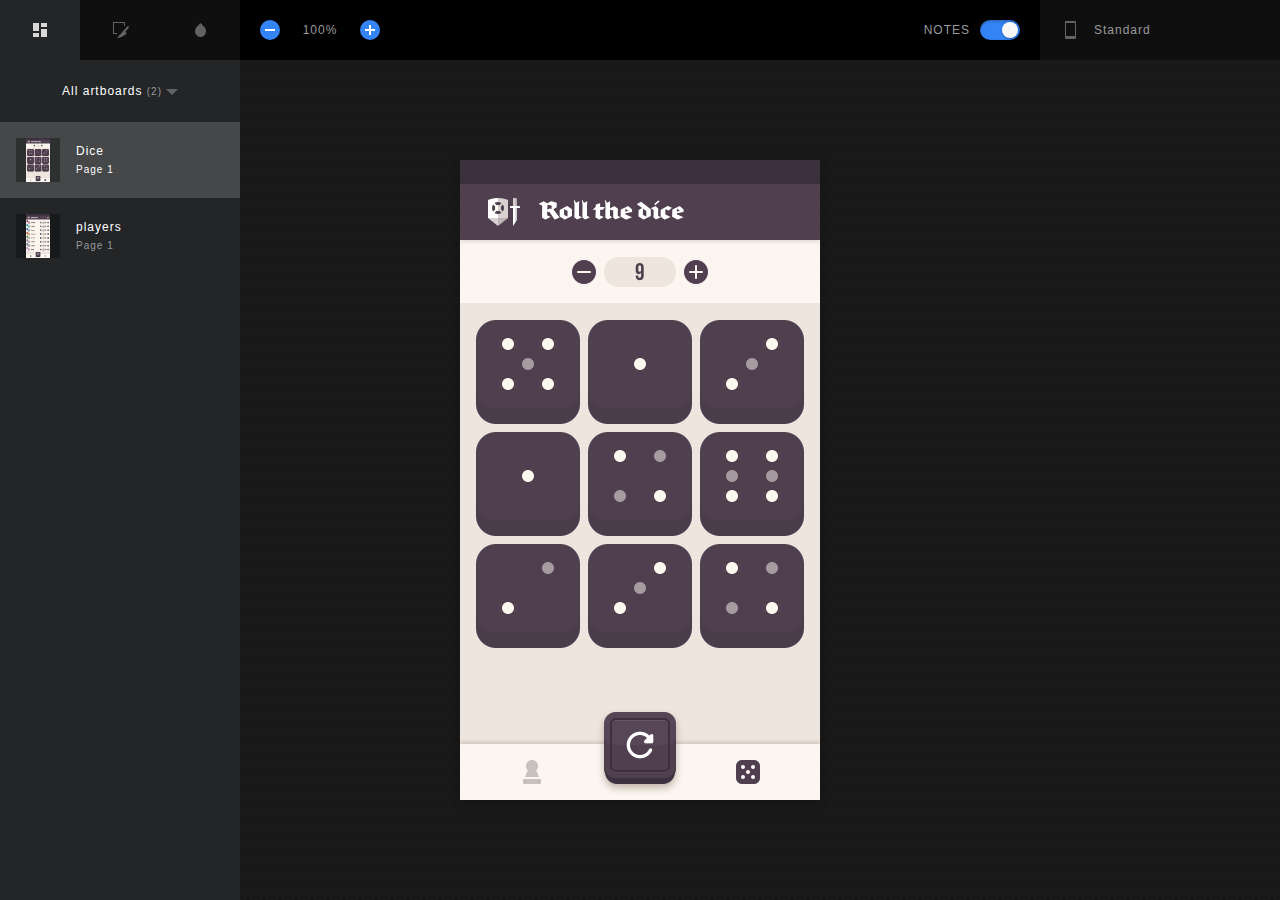
<file: Specs/index.html>
<!DOCTYPE html>
<html lang="en">
  <head>
    <meta charset="utf-8">
    <meta http-equiv="X-UA-Compatible" content="IE=edge">
    <meta name="viewport" content="width=device-width, initial-scale=1">
    <title>Spec Export - Sketch Measure 2.4</title>
    <style type="text/css">
    /*! normalize.css v4.1.1 | MIT License | github.com/necolas/normalize.css */html{font-family:sans-serif;-ms-text-size-adjust:100%;-webkit-text-size-adjust:100%}body{margin:0}article,aside,details,figcaption,figure,footer,header,main,menu,nav,section,summary{display:block}audio,canvas,progress,video{display:inline-block}audio:not([controls]){display:none;height:0}progress{vertical-align:baseline}template,[hidden]{display:none}a{background-color:transparent;-webkit-text-decoration-skip:objects}a:active,a:hover{outline-width:0}abbr[title]{border-bottom:0;text-decoration:underline;text-decoration:underline dotted}b,strong{font-weight:inherit}b,strong{font-weight:bolder}dfn{font-style:italic}h1{font-size:2em;margin:.67em 0}mark{background-color:#ff0;color:#000}small{font-size:80%}sub,sup{font-size:75%;line-height:0;position:relative;vertical-align:baseline}sub{bottom:-0.25em}sup{top:-0.5em}img{border-style:none}svg:not(:root){overflow:hidden}code,kbd,pre,samp{font-family:monospace,monospace;font-size:1em}figure{margin:1em 40px}hr{box-sizing:content-box;height:0;overflow:visible}button,input,select,textarea{font:inherit;margin:0}optgroup{font-weight:bold}button,input{overflow:visible}button,select{text-transform:none}button,html [type="button"],[type="reset"],[type="submit"]{-webkit-appearance:button}button::-moz-focus-inner,[type="button"]::-moz-focus-inner,[type="reset"]::-moz-focus-inner,[type="submit"]::-moz-focus-inner{border-style:none;padding:0}button:-moz-focusring,[type="button"]:-moz-focusring,[type="reset"]:-moz-focusring,[type="submit"]:-moz-focusring{outline:1px dotted ButtonText}fieldset{border:1px solid silver;margin:0 2px;padding:.35em .625em .75em}legend{box-sizing:border-box;color:inherit;display:table;max-width:100%;padding:0;white-space:normal}textarea{overflow:auto}[type="checkbox"],[type="radio"]{box-sizing:border-box;padding:0}[type="number"]::-webkit-inner-spin-button,[type="number"]::-webkit-outer-spin-button{height:auto}[type="search"]{-webkit-appearance:textfield;outline-offset:-2px}[type="search"]::-webkit-search-cancel-button,[type="search"]::-webkit-search-decoration{-webkit-appearance:none}::-webkit-input-placeholder{color:inherit;opacity:.54}::-webkit-file-upload-button{-webkit-appearance:button;font:inherit}

*{box-sizing:border-box;}
::-webkit-scrollbar{width:8px;height:8px;background:#202123;border-radius:4px;}
::-webkit-scrollbar-thumb{border:1px solid rgba(255,255,255,.16);background-color:rgba(0,0,0,.64);border-radius:4px;}
::-webkit-scrollbar-corner,
::-webkit-resizer{background:#202123;}
html{width:100vw;height:100vh;overflow:hidden;}
body{-webkit-user-select:none;width:100vw;height:100vh;min-width:1024px;font-family:HelveticaNeue,Helvetica,Arial,sans-serif;font-size:12px;color:#989A9C;background:#191919;letter-spacing:1px;overflow:hidden;}
header{position:relative;height:60px;display:flex;align-items:center;z-index:215;background:#000;}
header .header-center,header .header-left,header .header-right{width:240px;height:60px;background:#0F0F0F;}
header .header-center{display:flex;flex:1;background:#000;}
header .header-center .show-notes,header .header-center .zoom-widget{padding:20px;width:160px;}
header .header-center h1{flex:1;}
header .header-center .show-notes{text-align:right;line-height:20px;}
header .header-center .show-notes .slidebox{margin-left:10px;}
header .header-left{display:flex;}
.zoom-widget{display:flex;}
.zoom-widget button{position:relative;display:block;width:20px;height:20px;border-radius:10px;border:0;background:#3484F5;cursor:pointer;}
.zoom-widget button:after,.zoom-widget button:before{position:absolute;top:9px;left:5px;content:"";display:block;width:10px;height:2px;background:#FFF;}
.zoom-widget button:after{top:5px;left:9px;width:2px;height:10px;}
.zoom-widget button:disabled{background:#222;cursor:default;}
.zoom-widget button:disabled:after,.zoom-widget button:disabled:before{background:#606264;}
.zoom-widget button.zoom-in:after{display:none;}
.zoom-widget .zoom-text{display:block;text-align:center;line-height:20px;flex:1;}
.unit-box{height:60px;}
.unit-box .overlay{content:"";position:absolute;top:60px;left:0;width:100vw;height:calc(100vh - 60px);display:none;background:rgba(0,0,0,.56);z-index:1;}
.unit-box:focus .overlay{display:block;}
.unit-box:focus{height:auto;outline:0;}
.unit-box h3,.unit-box p{position:relative;margin:0;padding:20px 20px 20px 54px;display:block;height:100%;line-height:20px;font-size:12px;font-weight:400;cursor:pointer;}
.unit-box h3,.unit-box:focus p{display:none;}
.unit-box h3:before,.unit-box p:before{position:absolute;top:18px;left:18px;content:"";display:block;width:24px;height:24px;background:url([data-uri]) no-repeat;background-size:24px 24px;}
.unit-box ul{position:absolute;margin:1px 0 0 240px;padding:0;list-style:none;background:#0F0F0F;width:240px;height:calc(100vh - 61px);overflow:auto;display:block;transition:all .15s ease;z-index:2;}
.unit-box:focus h3{color:#3A3A3A;display:block;}
.unit-box:focus ul{margin:1px 0 0;}
.unit-box .sub-title,.unit-box label{display:flex;padding:14px 20px;}
.unit-box label{cursor:pointer;}
.unit-box li:hover label{color:#FFF;}
.page-list label span,.unit-box label span{flex:1;}
.page-list input,.unit-box input{position:absolute;visibility:hidden;}
.page-list span:before,.unit-box span:before{float:right;display:block;content:"";width:16px;height:16px;}
.page-list input:checked+span:before,.page-list label:hover span:before,.unit-box input:checked+span:before,.unit-box label:hover span:before{background-image:url([data-uri]);background-size:50px 100px;}
.page-list label:hover span:before,.unit-box label:hover span:before{background-position:0 -50px;}
.page-list input:checked+span:before,.unit-box input:checked+span:before{background-position:0 0;}
.unit-box .sub-title{font-size:12px;background:#000;color:#3A3A3A;}
main{position:relative;height:calc(100vh - 60px);}
.inspector,.navbar{position:absolute;top:0;bottom:0;display:flex;width:240px;background:#232527;z-index:5;}
.inspector{transition:all .15s ease;right:-240px;display:block;}
.inspector.active{right:0;}
.navbar{left:-240px;width:240px;transition:all .15s ease;}
.navbar.on{left:0;}
.navbar nav{width:40px;background:#000204;}
.navbar section{flex:1;}
.tab{margin:0;padding:0;display:flex;width:100%;list-style:none;}
.tab li{display:flex;flex:1;height:60px;cursor:pointer;font-size:12px;justify-content:center;align-items:center;}
.tab li.current{background-color:#232527;}
.tab li:before{content:"";width:40px;height:40px;background:url([data-uri]) no-repeat -50px 0;background-size:100px 150px;overflow:hidden;}
.tab li.current:before{background-position-x:0;}
.tab li.icon-slices:before{background-position-y:-50px;}
.tab li.icon-colors:before{background-position-y:-100px;}
#inspector .code-item{display:none!important;}
#inspector .code-item textarea{padding: 16px;}
#inspector .code-item.select{display: block!important;}
#inspector .tab li{height:40px;}
#inspector .tab li:before{background-image:url([data-uri]);
}
#inspector .tab li.select{background-color:rgba(255,255,255,.05);}
#inspector .tab li.select:before{background-position-x: 0;}
#inspector .tab li.icon-android-panel:before {background-position-y: -50px;}
#inspector .tab li.icon-ios-panel:before {background-position-y: -100px;}
.screen-viewer{position:absolute;width:100vw;height:calc(100vh - 60px);background:#191919 url([data-uri]);background-size:16px 16px;overflow:auto;}
.screen-viewer,.screen-viewer .overlay{position:absolute;width:100vw;height:calc(100vh - 60px);background:#191919 url([data-uri]);background-size:16px 16px;overflow:auto;}
.screen-viewer .overlay{display:none;position:fixed;top:60px;left:0;background:transparent;overflow:hidden;z-index:2;cursor:none;}
.screen-viewer.moving-screen .overlay{display:block;}
.screen-viewer-inner{position:relative;margin:0 auto;}
.screen{margin:0 auto;position:absolute;left:50%;top:50%;background:#FFF;box-shadow:0 2px 10px 0 rgba(0,0,0,.2);transition:all .15s ease;}
.layer{position:absolute;cursor:pointer;}
.hover,.selected{border:1px solid #EE6723;}
.has-slice{border:1px dashed #EE6723;background:rgba(255,85,0,.32);}
.layer b,.layer i{position:absolute;width:5px;height:5px;background:#FFF;border:1px solid #EE6723;border-radius:50%;overflow:hidden;display:none;}
.layer b{width:3px;height:3px;background:#EE6723;}
.selected i{display:block;}
.distance.h div[data-width]:before,.distance.v div[data-height]:before,.selected:after,.selected:before{position:absolute;display:block;left:50%;top:-23px;transform:translateX(-50%);content:attr(data-width);font-size:12px;color:#FFF;height:12px;line-height:12px;padding:4px;background:#EE6723;border-radius:2px;z-index:1;}
.percentage-mode .distance.h div[data-width]:before,.percentage-mode .distance.v div[data-height]:before,.percentage-mode .selected:after,.percentage-mode .selected:before{content:attr(percentage-width);}
.selected.hidden:after,.selected.hidden:before{display:none;}
.distance.v div[data-height]:before,.selected:after{content:attr(data-height);left:auto;right:0;top:50%;transform:translateX(calc(100% + 3px)) translateY(-50%);}
.percentage-mode .distance.v div[data-height]:before,.percentage-mode .selected:after{content:attr(percentage-height);}
.layer .tl{top:-3px;left:-3px;}
.layer .tr{top:-3px;right:-3px;}
.layer .bl{bottom:-3px;left:-3px;}
.layer .br{bottom:-3px;right:-3px;}
.hover{border:1px solid #419bf9;}
.selected{border:1px solid #EE6723;}
.ruler{position:absolute;width:100%;height:100%;border:1px dashed #419bf9;}
.ruler.h{border-left:0;border-right:0;}
.ruler.v{border-top:0;border-bottom:0;}
.distance,.distance div,.distance div:before,.distance:after,.distance:before{position:absolute;}
.distance.v,.distance.v div{width:1px;}
.distance.h,.distance.h div{height:1px;}
.distance.v div{top:0;bottom:0;background:#EE6723;}
.distance.h div{left:0;right:0;background:#EE6723;}
.distance.v:after,.distance.v:before{content:"";top:0;left:-2px;width:5px;height:1px;background:#EE6723;}
.distance.h:after,.distance.h:before{content:"";top:-2px;left:0;width:1px;height:5px;background:#EE6723;}
.distance.v:after{top:auto;bottom:0;}
.distance.h:after{left:auto;right:0;}
.note{position:absolute;margin:-12px 0 0 -12px;width:24px;height:24px;background:#F5A623;border-radius:50%;border:2px solid #FFF;box-shadow:0 0 3px rgba(0,0,0,.24);}
.note:before{content:attr(data-index);font-size:12px;display:block;color:#FFF;text-align:center;width:100%;height:100%;line-height:20px;}
.note:hover{box-shadow:0 0 3px rgba(0,0,0,.64);}
.note div{position:absolute;top:50%;left:30px;border-radius:4px;padding:8px;background:#FFF;box-shadow:0 0 3px rgba(0,0,0,.5);-webkit-user-select:text;color:#222;transform:translateY(-50%);z-index:2;}
.note div:before{content:"";position:absolute;left:-7px;top:50%;width:8px;height:14px;background:url([data-uri]) no-repeat;background-size:8px 14px;transform:translateY(-50%);}
.slidebox{position:relative;width:40px;height:20px;display:inline-block;}
.slidebox input{visibility:hidden;}
.slidebox label{position:absolute;top:0;left:0;width:40px;height:20px;background:#898989;box-shadow:inset 0 1px 3px 0 rgba(0,0,0,.3);border-radius:10px;cursor:pointer;transition:all .2s ease;}
.slidebox label:after{position:absolute;content:"";top:2px;left:2px;width:16px;height:16px;background-image:linear-gradient(-180deg,#F8F9F6 0,#F5F5F5 100%);box-shadow:0 1px 2px 0 rgba(0,0,0,.3);border-radius:8px;transition:all .15s ease;}
.slidebox input[type=checkbox]:checked+label{background:#3484F5;}
.slidebox input[type=checkbox]:checked+label:after{left:22px;}
.inspector{overflow:auto;}
.inspector h2,.inspector h3{margin:0;padding:0;font-weight:400;}
.inspector h2{font-size:12px;line-height:24px;padding:12px 16px;text-align:center;}
.inspector h3{height:32px;font-size:12px;line-height:32px;padding:0 16px;background-image:linear-gradient(90deg,rgba(0,4,9,.32) 0,rgba(0,2,4,0) 100%);}
.inspector .context{padding:16px;}
.inspector .color,.inspector .item{display:flex;margin:0 0 8px;}
.inspector .item[data-label]:before{content:attr(data-label);display:block;width:70px;font-size:12px;height:24px;line-height:24px;}
.inspector .color:last-child,.inspector .item:last-child{margin:0;}
.inspector .item div,.inspector .item label{flex:1;}
.inspector .item label{padding:0 4px;}
.inspector .item label:first-child{padding:0 4px 0 0;}
.inspector .item label:last-child{padding:0 0 0 4px;}
.inspector .item label:only-child{padding:0;}
.inspector .item label[data-label]:after{content:attr(data-label);font-size:10px;text-align:center;display:block;margin:2px 0 0;}
.inspector input,.inspector textarea{padding:3px 4px;width:100%;background:rgba(255,255,255,.05);border-radius:2px;border:0;line-height:18px;height:24px;font-size:12px;color:#FFF;text-align:center;outline:0;resize:none;}
.inspector textarea{min-width:100%;height:auto;text-align:left;}
.context h4{font-size:12px;font-weight:400;position:0;margin:0 0 16px;color:#FFF;}
.context h4:before{margin:0 10px 0 0;display:inline-block;content:"";width:8px;height:8px;border-radius:1px;background:#3484F5;}
.context .colors{margin:0 0 8px;}
.context .colors:last-child,.context .items-group:last-child{margin:0;}
.context .items-group{margin:0 0 24px;}
.inspector .color{display:block;}
.inspector .color[data-name]:after{content:attr(data-name);font-size:10px;text-align:center;padding:0 0 0 24px;display:block;margin:2px 0 0;}
.inspector .color label,.inspector .color label em,.inspector .color label em i{position:absolute;display:block;width:24px;height:24px;padding:0;}
.inspector .color label em{position:relative;background-color:#fff;background-image:linear-gradient(45deg,#dddadc 25%,transparent 25%,transparent 75%,#dddadc 75%,#dddadc),linear-gradient(45deg,#dddadc 25%,transparent 25%,transparent 75%,#dddadc 75%,#dddadc);background-size:12px 12px;background-position:0 0,6px 6px;border-radius:2px 0 0 2px;overflow:hidden;}
.inspector .color label em i{position:relative;}
.inspector .item .color input{text-align:center;}
.inspector .color input{padding-left:32px;width:100%;text-align:left;}
.gradient .color label:before{position:absolute;top:12px;left:11px;content:"";width:2px;height:32px;background:#FFF;z-index:2;box-shadow:0 0 2px 1px rgba(0,0,0,.2);}
.gradient .color label:after{position:absolute;top:8px;left:8px;content:"";width:8px;height:8px;background:#FFF;z-index:3;border-radius:4px;box-shadow:0 0 2px 1px rgba(0,0,0,.2);}
.gradient .color[data-name] label:before{height:42px;}
.gradient .color:last-child label:before{display:none;}
.navbar section{position:relative;overflow:auto;}
.artboard-list,.asset-list,.color-list{margin:0;padding:0;list-style:none;}
.artboard-list li{padding:16px;display:flex;cursor:pointer;}
.artboard-list li:hover,.asset-list li:hover,.color-list li:hover{background:#191A1E;}
.artboard-list li.active{background:#454748;}
.preview-img{display:block;width:44px;height:44px;text-align:center;background:rgba(0,0,0,.32);}
.preview-img:before{content:' ';display:inline-block;vertical-align:middle;height:100%;}
.preview-img img{max-width:44px;max-height:44px;background:#FFF;vertical-align:middle;}
.pages-select{padding:24px;position:relative;}
.pages-select h3{margin:0;text-align:center;font-size:12px;font-weight:400;color:#FFF;cursor:pointer;}
.page-list em,.pages-select h3 em{font-style:normal;font-size:10px;color:#989A9C;}
.pages-select h3:after{content:"";margin:0 0 0 4px;width:12px;height:6px;display:inline-block;background:url([data-uri]) no-repeat;background-size:12px 6px;}
.pages-select .page-list{display:none;position:absolute;left:50%;transform:translateX(-50%);margin:-32px 0 0;padding:8px;border-radius:4px;list-style:none;width:180px;background:#0F0F0F;box-shadow:0 2px 10px 0 rgba(0,0,0,.8);}
.pages-select:focus{outline:0;}
.pages-select:focus .page-list{display:block;}
.pages-select .page-list label{padding:10px;cursor:pointer;}
.pages-select .page-list label,.pages-select .page-list span{display:block;}
.page-list span:before{position:absolute;right:8px;}
.exportable{margin:0;padding:0;list-style:none;background:#191A1E;border:1px solid #2D2F31;border-radius:4px;}
.exportable li{position:relative;padding:0 8px;height:32px;line-height:32px;border-bottom:1px solid #222;white-space:nowrap;text-overflow:ellipsis;}
.exportable li a{color:#FFF;text-decoration:none;outline:0;}
.exportable li:last-child{border:0;}
.exportable img{position:absolute;top:0;left:0;width:100%;height:100%;opacity:0;}
.asset-list li,.color-list li{padding:24px;display:flex;cursor:pointer;}
.color-list li{cursor:default;}
.asset-list li picture,.color-list li em{position:relative;display:block;text-align:center;width:32px;height:32px;background-color:#4A4A4A;background-image:linear-gradient(45deg,#000 25%,transparent 25%,transparent 75%,#000 75%,#000),linear-gradient(45deg,#000 25%,transparent 25%,transparent 75%,#000 75%,#000);background-size:8px 8px;background-position:0 0,4px 4px;border-radius:2px;}
.color-list li em{background-color:#fff;background-image:linear-gradient(45deg,#dddadc 25%,transparent 25%,transparent 75%,#dddadc 75%,#dddadc),linear-gradient(45deg,#dddadc 25%,transparent 25%,transparent 75%,#dddadc 75%,#dddadc);border-radius:50%;overflow:hidden;}
.color-list li em i{position:absolute;top:0;left:0;right:0;bottom:0;}
.artboard-list li div,.asset-list li div,.color-list li div{padding:0 0 0 16px;flex:1;}
.artboard-list li div{padding:6px 0 4px 16px;}
.asset-list li picture:before{content:"";display:inline-block;height:100%;vertical-align:middle;}
.asset-list li picture img{vertical-align:middle;max-width:28px;max-height:28px;}
.asset-list li picture:after{content:"";position:absolute;top:0;left:0;right:0;bottom:0;}
.artboard-list h3, .asset-list h3,.color-list h3{margin:0 0 4px;padding:0;color:#FFF;font-size:12px;font-weight:400;overflow:hidden;text-overflow:ellipsis;}
.artboard-list small, .asset-list small,.color-list small{font-size:10px;}
.artboard-list li.active small{color:#FFF;}
.empty{position:absolute;top:30%;left:0;right:0;transform:translateY(-50%);vertical-align:middle;text-align:center;}
.message{position:absolute;top:50%;left:50%;padding:10px 20px;max-width:320px;transform:translateX(-50%) translateY(-50%);text-align:center;border-radius:4px;background:rgba(0,0,0,.96);border: 1px solid rgba(255,255,255,.16);color:#FFF;box-shadow:0 2px 10px rgba(0,0,0,.32);z-index:9;display:none;}
.cursor{position:absolute;display:none;margin:-8px 0 0 -8px;top:50%;left:50%;width:16px;height:17px;background-size:16px 17px;background-image: url('[data-uri]');background-repeat:no-repeat;cursor:none;z-index:1;
}
.cursor.show{display:block;}
.cursor.moving{background-image: url('[data-uri]');}
    </style>
    <script type="text/javascript">
    <!--
    /*! jQuery v3.0.0 | (c) jQuery Foundation | jquery.org/license */
!function(a,b){"use strict";"object"==typeof module&&"object"==typeof module.exports?module.exports=a.document?b(a,!0):function(a){if(!a.document)throw new Error("jQuery requires a window with a document");return b(a)}:b(a)}("undefined"!=typeof window?window:this,function(a,b){"use strict";var c=[],d=a.document,e=Object.getPrototypeOf,f=c.slice,g=c.concat,h=c.push,i=c.indexOf,j={},k=j.toString,l=j.hasOwnProperty,m=l.toString,n=m.call(Object),o={};function p(a,b){b=b||d;var c=b.createElement("script");c.text=a,b.head.appendChild(c).parentNode.removeChild(c)}var q="3.0.0",r=function(a,b){return new r.fn.init(a,b)},s=/^[\s\uFEFF\xA0]+|[\s\uFEFF\xA0]+$/g,t=/^-ms-/,u=/-([a-z])/g,v=function(a,b){return b.toUpperCase()};r.fn=r.prototype={jquery:q,constructor:r,length:0,toArray:function(){return f.call(this)},get:function(a){return null!=a?0>a?this[a+this.length]:this[a]:f.call(this)},pushStack:function(a){var b=r.merge(this.constructor(),a);return b.prevObject=this,b},each:function(a){return r.each(this,a)},map:function(a){return this.pushStack(r.map(this,function(b,c){return a.call(b,c,b)}))},slice:function(){return this.pushStack(f.apply(this,arguments))},first:function(){return this.eq(0)},last:function(){return this.eq(-1)},eq:function(a){var b=this.length,c=+a+(0>a?b:0);return this.pushStack(c>=0&&b>c?[this[c]]:[])},end:function(){return this.prevObject||this.constructor()},push:h,sort:c.sort,splice:c.splice},r.extend=r.fn.extend=function(){var a,b,c,d,e,f,g=arguments[0]||{},h=1,i=arguments.length,j=!1;for("boolean"==typeof g&&(j=g,g=arguments[h]||{},h++),"object"==typeof g||r.isFunction(g)||(g={}),h===i&&(g=this,h--);i>h;h++)if(null!=(a=arguments[h]))for(b in a)c=g[b],d=a[b],g!==d&&(j&&d&&(r.isPlainObject(d)||(e=r.isArray(d)))?(e?(e=!1,f=c&&r.isArray(c)?c:[]):f=c&&r.isPlainObject(c)?c:{},g[b]=r.extend(j,f,d)):void 0!==d&&(g[b]=d));return g},r.extend({expando:"jQuery"+(q+Math.random()).replace(/\D/g,""),isReady:!0,error:function(a){throw new Error(a)},noop:function(){},isFunction:function(a){return"function"===r.type(a)},isArray:Array.isArray,isWindow:function(a){return null!=a&&a===a.window},isNumeric:function(a){var b=r.type(a);return("number"===b||"string"===b)&&!isNaN(a-parseFloat(a))},isPlainObject:function(a){var b,c;return a&&"[object Object]"===k.call(a)?(b=e(a))?(c=l.call(b,"constructor")&&b.constructor,"function"==typeof c&&m.call(c)===n):!0:!1},isEmptyObject:function(a){var b;for(b in a)return!1;return!0},type:function(a){return null==a?a+"":"object"==typeof a||"function"==typeof a?j[k.call(a)]||"object":typeof a},globalEval:function(a){p(a)},camelCase:function(a){return a.replace(t,"ms-").replace(u,v)},nodeName:function(a,b){return a.nodeName&&a.nodeName.toLowerCase()===b.toLowerCase()},each:function(a,b){var c,d=0;if(w(a)){for(c=a.length;c>d;d++)if(b.call(a[d],d,a[d])===!1)break}else for(d in a)if(b.call(a[d],d,a[d])===!1)break;return a},trim:function(a){return null==a?"":(a+"").replace(s,"")},makeArray:function(a,b){var c=b||[];return null!=a&&(w(Object(a))?r.merge(c,"string"==typeof a?[a]:a):h.call(c,a)),c},inArray:function(a,b,c){return null==b?-1:i.call(b,a,c)},merge:function(a,b){for(var c=+b.length,d=0,e=a.length;c>d;d++)a[e++]=b[d];return a.length=e,a},grep:function(a,b,c){for(var d,e=[],f=0,g=a.length,h=!c;g>f;f++)d=!b(a[f],f),d!==h&&e.push(a[f]);return e},map:function(a,b,c){var d,e,f=0,h=[];if(w(a))for(d=a.length;d>f;f++)e=b(a[f],f,c),null!=e&&h.push(e);else for(f in a)e=b(a[f],f,c),null!=e&&h.push(e);return g.apply([],h)},guid:1,proxy:function(a,b){var c,d,e;return"string"==typeof b&&(c=a[b],b=a,a=c),r.isFunction(a)?(d=f.call(arguments,2),e=function(){return a.apply(b||this,d.concat(f.call(arguments)))},e.guid=a.guid=a.guid||r.guid++,e):void 0},now:Date.now,support:o}),"function"==typeof Symbol&&(r.fn[Symbol.iterator]=c[Symbol.iterator]),r.each("Boolean Number String Function Array Date RegExp Object Error Symbol".split(" "),function(a,b){j["[object "+b+"]"]=b.toLowerCase()});function w(a){var b=!!a&&"length"in a&&a.length,c=r.type(a);return"function"===c||r.isWindow(a)?!1:"array"===c||0===b||"number"==typeof b&&b>0&&b-1 in a}var x=function(a){var b,c,d,e,f,g,h,i,j,k,l,m,n,o,p,q,r,s,t,u="sizzle"+1*new Date,v=a.document,w=0,x=0,y=ha(),z=ha(),A=ha(),B=function(a,b){return a===b&&(l=!0),0},C={}.hasOwnProperty,D=[],E=D.pop,F=D.push,G=D.push,H=D.slice,I=function(a,b){for(var c=0,d=a.length;d>c;c++)if(a[c]===b)return c;return-1},J="checked|selected|async|autofocus|autoplay|controls|defer|disabled|hidden|ismap|loop|multiple|open|readonly|required|scoped",K="[\\x20\\t\\r\\n\\f]",L="(?:\\\\.|[\\w-]|[^\x00-\\xa0])+",M="\\["+K+"*("+L+")(?:"+K+"*([*^$|!~]?=)"+K+"*(?:'((?:\\\\.|[^\\\\'])*)'|\"((?:\\\\.|[^\\\\\"])*)\"|("+L+"))|)"+K+"*\\]",N=":("+L+")(?:\\((('((?:\\\\.|[^\\\\'])*)'|\"((?:\\\\.|[^\\\\\"])*)\")|((?:\\\\.|[^\\\\()[\\]]|"+M+")*)|.*)\\)|)",O=new RegExp(K+"+","g"),P=new RegExp("^"+K+"+|((?:^|[^\\\\])(?:\\\\.)*)"+K+"+$","g"),Q=new RegExp("^"+K+"*,"+K+"*"),R=new RegExp("^"+K+"*([>+~]|"+K+")"+K+"*"),S=new RegExp("="+K+"*([^\\]'\"]*?)"+K+"*\\]","g"),T=new RegExp(N),U=new RegExp("^"+L+"$"),V={ID:new RegExp("^#("+L+")"),CLASS:new RegExp("^\\.("+L+")"),TAG:new RegExp("^("+L+"|[*])"),ATTR:new RegExp("^"+M),PSEUDO:new RegExp("^"+N),CHILD:new RegExp("^:(only|first|last|nth|nth-last)-(child|of-type)(?:\\("+K+"*(even|odd|(([+-]|)(\\d*)n|)"+K+"*(?:([+-]|)"+K+"*(\\d+)|))"+K+"*\\)|)","i"),bool:new RegExp("^(?:"+J+")$","i"),needsContext:new RegExp("^"+K+"*[>+~]|:(even|odd|eq|gt|lt|nth|first|last)(?:\\("+K+"*((?:-\\d)?\\d*)"+K+"*\\)|)(?=[^-]|$)","i")},W=/^(?:input|select|textarea|button)$/i,X=/^h\d$/i,Y=/^[^{]+\{\s*\[native \w/,Z=/^(?:#([\w-]+)|(\w+)|\.([\w-]+))$/,$=/[+~]/,_=new RegExp("\\\\([\\da-f]{1,6}"+K+"?|("+K+")|.)","ig"),aa=function(a,b,c){var d="0x"+b-65536;return d!==d||c?b:0>d?String.fromCharCode(d+65536):String.fromCharCode(d>>10|55296,1023&d|56320)},ba=/([\0-\x1f\x7f]|^-?\d)|^-$|[^\x80-\uFFFF\w-]/g,ca=function(a,b){return b?"\x00"===a?"\ufffd":a.slice(0,-1)+"\\"+a.charCodeAt(a.length-1).toString(16)+" ":"\\"+a},da=function(){m()},ea=ta(function(a){return a.disabled===!0},{dir:"parentNode",next:"legend"});try{G.apply(D=H.call(v.childNodes),v.childNodes),D[v.childNodes.length].nodeType}catch(fa){G={apply:D.length?function(a,b){F.apply(a,H.call(b))}:function(a,b){var c=a.length,d=0;while(a[c++]=b[d++]);a.length=c-1}}}function ga(a,b,d,e){var f,h,j,k,l,o,r,s=b&&b.ownerDocument,w=b?b.nodeType:9;if(d=d||[],"string"!=typeof a||!a||1!==w&&9!==w&&11!==w)return d;if(!e&&((b?b.ownerDocument||b:v)!==n&&m(b),b=b||n,p)){if(11!==w&&(l=Z.exec(a)))if(f=l[1]){if(9===w){if(!(j=b.getElementById(f)))return d;if(j.id===f)return d.push(j),d}else if(s&&(j=s.getElementById(f))&&t(b,j)&&j.id===f)return d.push(j),d}else{if(l[2])return G.apply(d,b.getElementsByTagName(a)),d;if((f=l[3])&&c.getElementsByClassName&&b.getElementsByClassName)return G.apply(d,b.getElementsByClassName(f)),d}if(c.qsa&&!A[a+" "]&&(!q||!q.test(a))){if(1!==w)s=b,r=a;else if("object"!==b.nodeName.toLowerCase()){(k=b.getAttribute("id"))?k=k.replace(ba,ca):b.setAttribute("id",k=u),o=g(a),h=o.length;while(h--)o[h]="#"+k+" "+sa(o[h]);r=o.join(","),s=$.test(a)&&qa(b.parentNode)||b}if(r)try{return G.apply(d,s.querySelectorAll(r)),d}catch(x){}finally{k===u&&b.removeAttribute("id")}}}return i(a.replace(P,"$1"),b,d,e)}function ha(){var a=[];function b(c,e){return a.push(c+" ")>d.cacheLength&&delete b[a.shift()],b[c+" "]=e}return b}function ia(a){return a[u]=!0,a}function ja(a){var b=n.createElement("fieldset");try{return!!a(b)}catch(c){return!1}finally{b.parentNode&&b.parentNode.removeChild(b),b=null}}function ka(a,b){var c=a.split("|"),e=c.length;while(e--)d.attrHandle[c[e]]=b}function la(a,b){var c=b&&a,d=c&&1===a.nodeType&&1===b.nodeType&&a.sourceIndex-b.sourceIndex;if(d)return d;if(c)while(c=c.nextSibling)if(c===b)return-1;return a?1:-1}function ma(a){return function(b){var c=b.nodeName.toLowerCase();return"input"===c&&b.type===a}}function na(a){return function(b){var c=b.nodeName.toLowerCase();return("input"===c||"button"===c)&&b.type===a}}function oa(a){return function(b){return"label"in b&&b.disabled===a||"form"in b&&b.disabled===a||"form"in b&&b.disabled===!1&&(b.isDisabled===a||b.isDisabled!==!a&&("label"in b||!ea(b))!==a)}}function pa(a){return ia(function(b){return b=+b,ia(function(c,d){var e,f=a([],c.length,b),g=f.length;while(g--)c[e=f[g]]&&(c[e]=!(d[e]=c[e]))})})}function qa(a){return a&&"undefined"!=typeof a.getElementsByTagName&&a}c=ga.support={},f=ga.isXML=function(a){var b=a&&(a.ownerDocument||a).documentElement;return b?"HTML"!==b.nodeName:!1},m=ga.setDocument=function(a){var b,e,g=a?a.ownerDocument||a:v;return g!==n&&9===g.nodeType&&g.documentElement?(n=g,o=n.documentElement,p=!f(n),v!==n&&(e=n.defaultView)&&e.top!==e&&(e.addEventListener?e.addEventListener("unload",da,!1):e.attachEvent&&e.attachEvent("onunload",da)),c.attributes=ja(function(a){return a.className="i",!a.getAttribute("className")}),c.getElementsByTagName=ja(function(a){return a.appendChild(n.createComment("")),!a.getElementsByTagName("*").length}),c.getElementsByClassName=Y.test(n.getElementsByClassName),c.getById=ja(function(a){return o.appendChild(a).id=u,!n.getElementsByName||!n.getElementsByName(u).length}),c.getById?(d.find.ID=function(a,b){if("undefined"!=typeof b.getElementById&&p){var c=b.getElementById(a);return c?[c]:[]}},d.filter.ID=function(a){var b=a.replace(_,aa);return function(a){return a.getAttribute("id")===b}}):(delete d.find.ID,d.filter.ID=function(a){var b=a.replace(_,aa);return function(a){var c="undefined"!=typeof a.getAttributeNode&&a.getAttributeNode("id");return c&&c.value===b}}),d.find.TAG=c.getElementsByTagName?function(a,b){return"undefined"!=typeof b.getElementsByTagName?b.getElementsByTagName(a):c.qsa?b.querySelectorAll(a):void 0}:function(a,b){var c,d=[],e=0,f=b.getElementsByTagName(a);if("*"===a){while(c=f[e++])1===c.nodeType&&d.push(c);return d}return f},d.find.CLASS=c.getElementsByClassName&&function(a,b){return"undefined"!=typeof b.getElementsByClassName&&p?b.getElementsByClassName(a):void 0},r=[],q=[],(c.qsa=Y.test(n.querySelectorAll))&&(ja(function(a){o.appendChild(a).innerHTML="<a id='"+u+"'></a><select id='"+u+"-\r\\' msallowcapture=''><option selected=''></option></select>",a.querySelectorAll("[msallowcapture^='']").length&&q.push("[*^$]="+K+"*(?:''|\"\")"),a.querySelectorAll("[selected]").length||q.push("\\["+K+"*(?:value|"+J+")"),a.querySelectorAll("[id~="+u+"-]").length||q.push("~="),a.querySelectorAll(":checked").length||q.push(":checked"),a.querySelectorAll("a#"+u+"+*").length||q.push(".#.+[+~]")}),ja(function(a){a.innerHTML="<a href='' disabled='disabled'></a><select disabled='disabled'><option/></select>";var b=n.createElement("input");b.setAttribute("type","hidden"),a.appendChild(b).setAttribute("name","D"),a.querySelectorAll("[name=d]").length&&q.push("name"+K+"*[*^$|!~]?="),2!==a.querySelectorAll(":enabled").length&&q.push(":enabled",":disabled"),o.appendChild(a).disabled=!0,2!==a.querySelectorAll(":disabled").length&&q.push(":enabled",":disabled"),a.querySelectorAll("*,:x"),q.push(",.*:")})),(c.matchesSelector=Y.test(s=o.matches||o.webkitMatchesSelector||o.mozMatchesSelector||o.oMatchesSelector||o.msMatchesSelector))&&ja(function(a){c.disconnectedMatch=s.call(a,"*"),s.call(a,"[s!='']:x"),r.push("!=",N)}),q=q.length&&new RegExp(q.join("|")),r=r.length&&new RegExp(r.join("|")),b=Y.test(o.compareDocumentPosition),t=b||Y.test(o.contains)?function(a,b){var c=9===a.nodeType?a.documentElement:a,d=b&&b.parentNode;return a===d||!(!d||1!==d.nodeType||!(c.contains?c.contains(d):a.compareDocumentPosition&&16&a.compareDocumentPosition(d)))}:function(a,b){if(b)while(b=b.parentNode)if(b===a)return!0;return!1},B=b?function(a,b){if(a===b)return l=!0,0;var d=!a.compareDocumentPosition-!b.compareDocumentPosition;return d?d:(d=(a.ownerDocument||a)===(b.ownerDocument||b)?a.compareDocumentPosition(b):1,1&d||!c.sortDetached&&b.compareDocumentPosition(a)===d?a===n||a.ownerDocument===v&&t(v,a)?-1:b===n||b.ownerDocument===v&&t(v,b)?1:k?I(k,a)-I(k,b):0:4&d?-1:1)}:function(a,b){if(a===b)return l=!0,0;var c,d=0,e=a.parentNode,f=b.parentNode,g=[a],h=[b];if(!e||!f)return a===n?-1:b===n?1:e?-1:f?1:k?I(k,a)-I(k,b):0;if(e===f)return la(a,b);c=a;while(c=c.parentNode)g.unshift(c);c=b;while(c=c.parentNode)h.unshift(c);while(g[d]===h[d])d++;return d?la(g[d],h[d]):g[d]===v?-1:h[d]===v?1:0},n):n},ga.matches=function(a,b){return ga(a,null,null,b)},ga.matchesSelector=function(a,b){if((a.ownerDocument||a)!==n&&m(a),b=b.replace(S,"='$1']"),c.matchesSelector&&p&&!A[b+" "]&&(!r||!r.test(b))&&(!q||!q.test(b)))try{var d=s.call(a,b);if(d||c.disconnectedMatch||a.document&&11!==a.document.nodeType)return d}catch(e){}return ga(b,n,null,[a]).length>0},ga.contains=function(a,b){return(a.ownerDocument||a)!==n&&m(a),t(a,b)},ga.attr=function(a,b){(a.ownerDocument||a)!==n&&m(a);var e=d.attrHandle[b.toLowerCase()],f=e&&C.call(d.attrHandle,b.toLowerCase())?e(a,b,!p):void 0;return void 0!==f?f:c.attributes||!p?a.getAttribute(b):(f=a.getAttributeNode(b))&&f.specified?f.value:null},ga.escape=function(a){return(a+"").replace(ba,ca)},ga.error=function(a){throw new Error("Syntax error, unrecognized expression: "+a)},ga.uniqueSort=function(a){var b,d=[],e=0,f=0;if(l=!c.detectDuplicates,k=!c.sortStable&&a.slice(0),a.sort(B),l){while(b=a[f++])b===a[f]&&(e=d.push(f));while(e--)a.splice(d[e],1)}return k=null,a},e=ga.getText=function(a){var b,c="",d=0,f=a.nodeType;if(f){if(1===f||9===f||11===f){if("string"==typeof a.textContent)return a.textContent;for(a=a.firstChild;a;a=a.nextSibling)c+=e(a)}else if(3===f||4===f)return a.nodeValue}else while(b=a[d++])c+=e(b);return c},d=ga.selectors={cacheLength:50,createPseudo:ia,match:V,attrHandle:{},find:{},relative:{">":{dir:"parentNode",first:!0}," ":{dir:"parentNode"},"+":{dir:"previousSibling",first:!0},"~":{dir:"previousSibling"}},preFilter:{ATTR:function(a){return a[1]=a[1].replace(_,aa),a[3]=(a[3]||a[4]||a[5]||"").replace(_,aa),"~="===a[2]&&(a[3]=" "+a[3]+" "),a.slice(0,4)},CHILD:function(a){return a[1]=a[1].toLowerCase(),"nth"===a[1].slice(0,3)?(a[3]||ga.error(a[0]),a[4]=+(a[4]?a[5]+(a[6]||1):2*("even"===a[3]||"odd"===a[3])),a[5]=+(a[7]+a[8]||"odd"===a[3])):a[3]&&ga.error(a[0]),a},PSEUDO:function(a){var b,c=!a[6]&&a[2];return V.CHILD.test(a[0])?null:(a[3]?a[2]=a[4]||a[5]||"":c&&T.test(c)&&(b=g(c,!0))&&(b=c.indexOf(")",c.length-b)-c.length)&&(a[0]=a[0].slice(0,b),a[2]=c.slice(0,b)),a.slice(0,3))}},filter:{TAG:function(a){var b=a.replace(_,aa).toLowerCase();return"*"===a?function(){return!0}:function(a){return a.nodeName&&a.nodeName.toLowerCase()===b}},CLASS:function(a){var b=y[a+" "];return b||(b=new RegExp("(^|"+K+")"+a+"("+K+"|$)"))&&y(a,function(a){return b.test("string"==typeof a.className&&a.className||"undefined"!=typeof a.getAttribute&&a.getAttribute("class")||"")})},ATTR:function(a,b,c){return function(d){var e=ga.attr(d,a);return null==e?"!="===b:b?(e+="","="===b?e===c:"!="===b?e!==c:"^="===b?c&&0===e.indexOf(c):"*="===b?c&&e.indexOf(c)>-1:"$="===b?c&&e.slice(-c.length)===c:"~="===b?(" "+e.replace(O," ")+" ").indexOf(c)>-1:"|="===b?e===c||e.slice(0,c.length+1)===c+"-":!1):!0}},CHILD:function(a,b,c,d,e){var f="nth"!==a.slice(0,3),g="last"!==a.slice(-4),h="of-type"===b;return 1===d&&0===e?function(a){return!!a.parentNode}:function(b,c,i){var j,k,l,m,n,o,p=f!==g?"nextSibling":"previousSibling",q=b.parentNode,r=h&&b.nodeName.toLowerCase(),s=!i&&!h,t=!1;if(q){if(f){while(p){m=b;while(m=m[p])if(h?m.nodeName.toLowerCase()===r:1===m.nodeType)return!1;o=p="only"===a&&!o&&"nextSibling"}return!0}if(o=[g?q.firstChild:q.lastChild],g&&s){m=q,l=m[u]||(m[u]={}),k=l[m.uniqueID]||(l[m.uniqueID]={}),j=k[a]||[],n=j[0]===w&&j[1],t=n&&j[2],m=n&&q.childNodes[n];while(m=++n&&m&&m[p]||(t=n=0)||o.pop())if(1===m.nodeType&&++t&&m===b){k[a]=[w,n,t];break}}else if(s&&(m=b,l=m[u]||(m[u]={}),k=l[m.uniqueID]||(l[m.uniqueID]={}),j=k[a]||[],n=j[0]===w&&j[1],t=n),t===!1)while(m=++n&&m&&m[p]||(t=n=0)||o.pop())if((h?m.nodeName.toLowerCase()===r:1===m.nodeType)&&++t&&(s&&(l=m[u]||(m[u]={}),k=l[m.uniqueID]||(l[m.uniqueID]={}),k[a]=[w,t]),m===b))break;return t-=e,t===d||t%d===0&&t/d>=0}}},PSEUDO:function(a,b){var c,e=d.pseudos[a]||d.setFilters[a.toLowerCase()]||ga.error("unsupported pseudo: "+a);return e[u]?e(b):e.length>1?(c=[a,a,"",b],d.setFilters.hasOwnProperty(a.toLowerCase())?ia(function(a,c){var d,f=e(a,b),g=f.length;while(g--)d=I(a,f[g]),a[d]=!(c[d]=f[g])}):function(a){return e(a,0,c)}):e}},pseudos:{not:ia(function(a){var b=[],c=[],d=h(a.replace(P,"$1"));return d[u]?ia(function(a,b,c,e){var f,g=d(a,null,e,[]),h=a.length;while(h--)(f=g[h])&&(a[h]=!(b[h]=f))}):function(a,e,f){return b[0]=a,d(b,null,f,c),b[0]=null,!c.pop()}}),has:ia(function(a){return function(b){return ga(a,b).length>0}}),contains:ia(function(a){return a=a.replace(_,aa),function(b){return(b.textContent||b.innerText||e(b)).indexOf(a)>-1}}),lang:ia(function(a){return U.test(a||"")||ga.error("unsupported lang: "+a),a=a.replace(_,aa).toLowerCase(),function(b){var c;do if(c=p?b.lang:b.getAttribute("xml:lang")||b.getAttribute("lang"))return c=c.toLowerCase(),c===a||0===c.indexOf(a+"-");while((b=b.parentNode)&&1===b.nodeType);return!1}}),target:function(b){var c=a.location&&a.location.hash;return c&&c.slice(1)===b.id},root:function(a){return a===o},focus:function(a){return a===n.activeElement&&(!n.hasFocus||n.hasFocus())&&!!(a.type||a.href||~a.tabIndex)},enabled:oa(!1),disabled:oa(!0),checked:function(a){var b=a.nodeName.toLowerCase();return"input"===b&&!!a.checked||"option"===b&&!!a.selected},selected:function(a){return a.parentNode&&a.parentNode.selectedIndex,a.selected===!0},empty:function(a){for(a=a.firstChild;a;a=a.nextSibling)if(a.nodeType<6)return!1;return!0},parent:function(a){return!d.pseudos.empty(a)},header:function(a){return X.test(a.nodeName)},input:function(a){return W.test(a.nodeName)},button:function(a){var b=a.nodeName.toLowerCase();return"input"===b&&"button"===a.type||"button"===b},text:function(a){var b;return"input"===a.nodeName.toLowerCase()&&"text"===a.type&&(null==(b=a.getAttribute("type"))||"text"===b.toLowerCase())},first:pa(function(){return[0]}),last:pa(function(a,b){return[b-1]}),eq:pa(function(a,b,c){return[0>c?c+b:c]}),even:pa(function(a,b){for(var c=0;b>c;c+=2)a.push(c);return a}),odd:pa(function(a,b){for(var c=1;b>c;c+=2)a.push(c);return a}),lt:pa(function(a,b,c){for(var d=0>c?c+b:c;--d>=0;)a.push(d);return a}),gt:pa(function(a,b,c){for(var d=0>c?c+b:c;++d<b;)a.push(d);return a})}},d.pseudos.nth=d.pseudos.eq;for(b in{radio:!0,checkbox:!0,file:!0,password:!0,image:!0})d.pseudos[b]=ma(b);for(b in{submit:!0,reset:!0})d.pseudos[b]=na(b);function ra(){}ra.prototype=d.filters=d.pseudos,d.setFilters=new ra,g=ga.tokenize=function(a,b){var c,e,f,g,h,i,j,k=z[a+" "];if(k)return b?0:k.slice(0);h=a,i=[],j=d.preFilter;while(h){c&&!(e=Q.exec(h))||(e&&(h=h.slice(e[0].length)||h),i.push(f=[])),c=!1,(e=R.exec(h))&&(c=e.shift(),f.push({value:c,type:e[0].replace(P," ")}),h=h.slice(c.length));for(g in d.filter)!(e=V[g].exec(h))||j[g]&&!(e=j[g](e))||(c=e.shift(),f.push({value:c,type:g,matches:e}),h=h.slice(c.length));if(!c)break}return b?h.length:h?ga.error(a):z(a,i).slice(0)};function sa(a){for(var b=0,c=a.length,d="";c>b;b++)d+=a[b].value;return d}function ta(a,b,c){var d=b.dir,e=b.next,f=e||d,g=c&&"parentNode"===f,h=x++;return b.first?function(b,c,e){while(b=b[d])if(1===b.nodeType||g)return a(b,c,e)}:function(b,c,i){var j,k,l,m=[w,h];if(i){while(b=b[d])if((1===b.nodeType||g)&&a(b,c,i))return!0}else while(b=b[d])if(1===b.nodeType||g)if(l=b[u]||(b[u]={}),k=l[b.uniqueID]||(l[b.uniqueID]={}),e&&e===b.nodeName.toLowerCase())b=b[d]||b;else{if((j=k[f])&&j[0]===w&&j[1]===h)return m[2]=j[2];if(k[f]=m,m[2]=a(b,c,i))return!0}}}function ua(a){return a.length>1?function(b,c,d){var e=a.length;while(e--)if(!a[e](b,c,d))return!1;return!0}:a[0]}function va(a,b,c){for(var d=0,e=b.length;e>d;d++)ga(a,b[d],c);return c}function wa(a,b,c,d,e){for(var f,g=[],h=0,i=a.length,j=null!=b;i>h;h++)(f=a[h])&&(c&&!c(f,d,e)||(g.push(f),j&&b.push(h)));return g}function xa(a,b,c,d,e,f){return d&&!d[u]&&(d=xa(d)),e&&!e[u]&&(e=xa(e,f)),ia(function(f,g,h,i){var j,k,l,m=[],n=[],o=g.length,p=f||va(b||"*",h.nodeType?[h]:h,[]),q=!a||!f&&b?p:wa(p,m,a,h,i),r=c?e||(f?a:o||d)?[]:g:q;if(c&&c(q,r,h,i),d){j=wa(r,n),d(j,[],h,i),k=j.length;while(k--)(l=j[k])&&(r[n[k]]=!(q[n[k]]=l))}if(f){if(e||a){if(e){j=[],k=r.length;while(k--)(l=r[k])&&j.push(q[k]=l);e(null,r=[],j,i)}k=r.length;while(k--)(l=r[k])&&(j=e?I(f,l):m[k])>-1&&(f[j]=!(g[j]=l))}}else r=wa(r===g?r.splice(o,r.length):r),e?e(null,g,r,i):G.apply(g,r)})}function ya(a){for(var b,c,e,f=a.length,g=d.relative[a[0].type],h=g||d.relative[" "],i=g?1:0,k=ta(function(a){return a===b},h,!0),l=ta(function(a){return I(b,a)>-1},h,!0),m=[function(a,c,d){var e=!g&&(d||c!==j)||((b=c).nodeType?k(a,c,d):l(a,c,d));return b=null,e}];f>i;i++)if(c=d.relative[a[i].type])m=[ta(ua(m),c)];else{if(c=d.filter[a[i].type].apply(null,a[i].matches),c[u]){for(e=++i;f>e;e++)if(d.relative[a[e].type])break;return xa(i>1&&ua(m),i>1&&sa(a.slice(0,i-1).concat({value:" "===a[i-2].type?"*":""})).replace(P,"$1"),c,e>i&&ya(a.slice(i,e)),f>e&&ya(a=a.slice(e)),f>e&&sa(a))}m.push(c)}return ua(m)}function za(a,b){var c=b.length>0,e=a.length>0,f=function(f,g,h,i,k){var l,o,q,r=0,s="0",t=f&&[],u=[],v=j,x=f||e&&d.find.TAG("*",k),y=w+=null==v?1:Math.random()||.1,z=x.length;for(k&&(j=g===n||g||k);s!==z&&null!=(l=x[s]);s++){if(e&&l){o=0,g||l.ownerDocument===n||(m(l),h=!p);while(q=a[o++])if(q(l,g||n,h)){i.push(l);break}k&&(w=y)}c&&((l=!q&&l)&&r--,f&&t.push(l))}if(r+=s,c&&s!==r){o=0;while(q=b[o++])q(t,u,g,h);if(f){if(r>0)while(s--)t[s]||u[s]||(u[s]=E.call(i));u=wa(u)}G.apply(i,u),k&&!f&&u.length>0&&r+b.length>1&&ga.uniqueSort(i)}return k&&(w=y,j=v),t};return c?ia(f):f}return h=ga.compile=function(a,b){var c,d=[],e=[],f=A[a+" "];if(!f){b||(b=g(a)),c=b.length;while(c--)f=ya(b[c]),f[u]?d.push(f):e.push(f);f=A(a,za(e,d)),f.selector=a}return f},i=ga.select=function(a,b,e,f){var i,j,k,l,m,n="function"==typeof a&&a,o=!f&&g(a=n.selector||a);if(e=e||[],1===o.length){if(j=o[0]=o[0].slice(0),j.length>2&&"ID"===(k=j[0]).type&&c.getById&&9===b.nodeType&&p&&d.relative[j[1].type]){if(b=(d.find.ID(k.matches[0].replace(_,aa),b)||[])[0],!b)return e;n&&(b=b.parentNode),a=a.slice(j.shift().value.length)}i=V.needsContext.test(a)?0:j.length;while(i--){if(k=j[i],d.relative[l=k.type])break;if((m=d.find[l])&&(f=m(k.matches[0].replace(_,aa),$.test(j[0].type)&&qa(b.parentNode)||b))){if(j.splice(i,1),a=f.length&&sa(j),!a)return G.apply(e,f),e;break}}}return(n||h(a,o))(f,b,!p,e,!b||$.test(a)&&qa(b.parentNode)||b),e},c.sortStable=u.split("").sort(B).join("")===u,c.detectDuplicates=!!l,m(),c.sortDetached=ja(function(a){return 1&a.compareDocumentPosition(n.createElement("fieldset"))}),ja(function(a){return a.innerHTML="<a href='#'></a>","#"===a.firstChild.getAttribute("href")})||ka("type|href|height|width",function(a,b,c){return c?void 0:a.getAttribute(b,"type"===b.toLowerCase()?1:2)}),c.attributes&&ja(function(a){return a.innerHTML="<input/>",a.firstChild.setAttribute("value",""),""===a.firstChild.getAttribute("value")})||ka("value",function(a,b,c){return c||"input"!==a.nodeName.toLowerCase()?void 0:a.defaultValue}),ja(function(a){return null==a.getAttribute("disabled")})||ka(J,function(a,b,c){var d;return c?void 0:a[b]===!0?b.toLowerCase():(d=a.getAttributeNode(b))&&d.specified?d.value:null}),ga}(a);r.find=x,r.expr=x.selectors,r.expr[":"]=r.expr.pseudos,r.uniqueSort=r.unique=x.uniqueSort,r.text=x.getText,r.isXMLDoc=x.isXML,r.contains=x.contains,r.escapeSelector=x.escape;var y=function(a,b,c){var d=[],e=void 0!==c;while((a=a[b])&&9!==a.nodeType)if(1===a.nodeType){if(e&&r(a).is(c))break;d.push(a)}return d},z=function(a,b){for(var c=[];a;a=a.nextSibling)1===a.nodeType&&a!==b&&c.push(a);return c},A=r.expr.match.needsContext,B=/^<([a-z][^\/\0>:\x20\t\r\n\f]*)[\x20\t\r\n\f]*\/?>(?:<\/\1>|)$/i,C=/^.[^:#\[\.,]*$/;function D(a,b,c){if(r.isFunction(b))return r.grep(a,function(a,d){return!!b.call(a,d,a)!==c});if(b.nodeType)return r.grep(a,function(a){return a===b!==c});if("string"==typeof b){if(C.test(b))return r.filter(b,a,c);b=r.filter(b,a)}return r.grep(a,function(a){return i.call(b,a)>-1!==c&&1===a.nodeType})}r.filter=function(a,b,c){var d=b[0];return c&&(a=":not("+a+")"),1===b.length&&1===d.nodeType?r.find.matchesSelector(d,a)?[d]:[]:r.find.matches(a,r.grep(b,function(a){return 1===a.nodeType}))},r.fn.extend({find:function(a){var b,c,d=this.length,e=this;if("string"!=typeof a)return this.pushStack(r(a).filter(function(){for(b=0;d>b;b++)if(r.contains(e[b],this))return!0}));for(c=this.pushStack([]),b=0;d>b;b++)r.find(a,e[b],c);return d>1?r.uniqueSort(c):c},filter:function(a){return this.pushStack(D(this,a||[],!1))},not:function(a){return this.pushStack(D(this,a||[],!0))},is:function(a){return!!D(this,"string"==typeof a&&A.test(a)?r(a):a||[],!1).length}});var E,F=/^(?:\s*(<[\w\W]+>)[^>]*|#([\w-]+))$/,G=r.fn.init=function(a,b,c){var e,f;if(!a)return this;if(c=c||E,"string"==typeof a){if(e="<"===a[0]&&">"===a[a.length-1]&&a.length>=3?[null,a,null]:F.exec(a),!e||!e[1]&&b)return!b||b.jquery?(b||c).find(a):this.constructor(b).find(a);if(e[1]){if(b=b instanceof r?b[0]:b,r.merge(this,r.parseHTML(e[1],b&&b.nodeType?b.ownerDocument||b:d,!0)),B.test(e[1])&&r.isPlainObject(b))for(e in b)r.isFunction(this[e])?this[e](b[e]):this.attr(e,b[e]);return this}return f=d.getElementById(e[2]),f&&(this[0]=f,this.length=1),this}return a.nodeType?(this[0]=a,this.length=1,this):r.isFunction(a)?void 0!==c.ready?c.ready(a):a(r):r.makeArray(a,this)};G.prototype=r.fn,E=r(d);var H=/^(?:parents|prev(?:Until|All))/,I={children:!0,contents:!0,next:!0,prev:!0};r.fn.extend({has:function(a){var b=r(a,this),c=b.length;return this.filter(function(){for(var a=0;c>a;a++)if(r.contains(this,b[a]))return!0})},closest:function(a,b){var c,d=0,e=this.length,f=[],g="string"!=typeof a&&r(a);if(!A.test(a))for(;e>d;d++)for(c=this[d];c&&c!==b;c=c.parentNode)if(c.nodeType<11&&(g?g.index(c)>-1:1===c.nodeType&&r.find.matchesSelector(c,a))){f.push(c);break}return this.pushStack(f.length>1?r.uniqueSort(f):f)},index:function(a){return a?"string"==typeof a?i.call(r(a),this[0]):i.call(this,a.jquery?a[0]:a):this[0]&&this[0].parentNode?this.first().prevAll().length:-1},add:function(a,b){return this.pushStack(r.uniqueSort(r.merge(this.get(),r(a,b))))},addBack:function(a){return this.add(null==a?this.prevObject:this.prevObject.filter(a))}});function J(a,b){while((a=a[b])&&1!==a.nodeType);return a}r.each({parent:function(a){var b=a.parentNode;return b&&11!==b.nodeType?b:null},parents:function(a){return y(a,"parentNode")},parentsUntil:function(a,b,c){return y(a,"parentNode",c)},next:function(a){return J(a,"nextSibling")},prev:function(a){return J(a,"previousSibling")},nextAll:function(a){return y(a,"nextSibling")},prevAll:function(a){return y(a,"previousSibling")},nextUntil:function(a,b,c){return y(a,"nextSibling",c)},prevUntil:function(a,b,c){return y(a,"previousSibling",c)},siblings:function(a){return z((a.parentNode||{}).firstChild,a)},children:function(a){return z(a.firstChild)},contents:function(a){return a.contentDocument||r.merge([],a.childNodes)}},function(a,b){r.fn[a]=function(c,d){var e=r.map(this,b,c);return"Until"!==a.slice(-5)&&(d=c),d&&"string"==typeof d&&(e=r.filter(d,e)),this.length>1&&(I[a]||r.uniqueSort(e),H.test(a)&&e.reverse()),this.pushStack(e)}});var K=/\S+/g;function L(a){var b={};return r.each(a.match(K)||[],function(a,c){b[c]=!0}),b}r.Callbacks=function(a){a="string"==typeof a?L(a):r.extend({},a);var b,c,d,e,f=[],g=[],h=-1,i=function(){for(e=a.once,d=b=!0;g.length;h=-1){c=g.shift();while(++h<f.length)f[h].apply(c[0],c[1])===!1&&a.stopOnFalse&&(h=f.length,c=!1)}a.memory||(c=!1),b=!1,e&&(f=c?[]:"")},j={add:function(){return f&&(c&&!b&&(h=f.length-1,g.push(c)),function d(b){r.each(b,function(b,c){r.isFunction(c)?a.unique&&j.has(c)||f.push(c):c&&c.length&&"string"!==r.type(c)&&d(c)})}(arguments),c&&!b&&i()),this},remove:function(){return r.each(arguments,function(a,b){var c;while((c=r.inArray(b,f,c))>-1)f.splice(c,1),h>=c&&h--}),this},has:function(a){return a?r.inArray(a,f)>-1:f.length>0},empty:function(){return f&&(f=[]),this},disable:function(){return e=g=[],f=c="",this},disabled:function(){return!f},lock:function(){return e=g=[],c||b||(f=c=""),this},locked:function(){return!!e},fireWith:function(a,c){return e||(c=c||[],c=[a,c.slice?c.slice():c],g.push(c),b||i()),this},fire:function(){return j.fireWith(this,arguments),this},fired:function(){return!!d}};return j};function M(a){return a}function N(a){throw a}function O(a,b,c){var d;try{a&&r.isFunction(d=a.promise)?d.call(a).done(b).fail(c):a&&r.isFunction(d=a.then)?d.call(a,b,c):b.call(void 0,a)}catch(a){c.call(void 0,a)}}r.extend({Deferred:function(b){var c=[["notify","progress",r.Callbacks("memory"),r.Callbacks("memory"),2],["resolve","done",r.Callbacks("once memory"),r.Callbacks("once memory"),0,"resolved"],["reject","fail",r.Callbacks("once memory"),r.Callbacks("once memory"),1,"rejected"]],d="pending",e={state:function(){return d},always:function(){return f.done(arguments).fail(arguments),this},"catch":function(a){return e.then(null,a)},pipe:function(){var a=arguments;return r.Deferred(function(b){r.each(c,function(c,d){var e=r.isFunction(a[d[4]])&&a[d[4]];f[d[1]](function(){var a=e&&e.apply(this,arguments);a&&r.isFunction(a.promise)?a.promise().progress(b.notify).done(b.resolve).fail(b.reject):b[d[0]+"With"](this,e?[a]:arguments)})}),a=null}).promise()},then:function(b,d,e){var f=0;function g(b,c,d,e){return function(){var h=this,i=arguments,j=function(){var a,j;if(!(f>b)){if(a=d.apply(h,i),a===c.promise())throw new TypeError("Thenable self-resolution");j=a&&("object"==typeof a||"function"==typeof a)&&a.then,r.isFunction(j)?e?j.call(a,g(f,c,M,e),g(f,c,N,e)):(f++,j.call(a,g(f,c,M,e),g(f,c,N,e),g(f,c,M,c.notifyWith))):(d!==M&&(h=void 0,i=[a]),(e||c.resolveWith)(h,i))}},k=e?j:function(){try{j()}catch(a){r.Deferred.exceptionHook&&r.Deferred.exceptionHook(a,k.stackTrace),b+1>=f&&(d!==N&&(h=void 0,i=[a]),c.rejectWith(h,i))}};b?k():(r.Deferred.getStackHook&&(k.stackTrace=r.Deferred.getStackHook()),a.setTimeout(k))}}return r.Deferred(function(a){c[0][3].add(g(0,a,r.isFunction(e)?e:M,a.notifyWith)),c[1][3].add(g(0,a,r.isFunction(b)?b:M)),c[2][3].add(g(0,a,r.isFunction(d)?d:N))}).promise()},promise:function(a){return null!=a?r.extend(a,e):e}},f={};return r.each(c,function(a,b){var g=b[2],h=b[5];e[b[1]]=g.add,h&&g.add(function(){d=h},c[3-a][2].disable,c[0][2].lock),g.add(b[3].fire),f[b[0]]=function(){return f[b[0]+"With"](this===f?void 0:this,arguments),this},f[b[0]+"With"]=g.fireWith}),e.promise(f),b&&b.call(f,f),f},when:function(a){var b=arguments.length,c=b,d=Array(c),e=f.call(arguments),g=r.Deferred(),h=function(a){return function(c){d[a]=this,e[a]=arguments.length>1?f.call(arguments):c,--b||g.resolveWith(d,e)}};if(1>=b&&(O(a,g.done(h(c)).resolve,g.reject),"pending"===g.state()||r.isFunction(e[c]&&e[c].then)))return g.then();while(c--)O(e[c],h(c),g.reject);return g.promise()}});var P=/^(Eval|Internal|Range|Reference|Syntax|Type|URI)Error$/;r.Deferred.exceptionHook=function(b,c){a.console&&a.console.warn&&b&&P.test(b.name)&&a.console.warn("jQuery.Deferred exception: "+b.message,b.stack,c)};var Q=r.Deferred();r.fn.ready=function(a){return Q.then(a),this},r.extend({isReady:!1,readyWait:1,holdReady:function(a){a?r.readyWait++:r.ready(!0)},ready:function(a){(a===!0?--r.readyWait:r.isReady)||(r.isReady=!0,a!==!0&&--r.readyWait>0||Q.resolveWith(d,[r]))}}),r.ready.then=Q.then;function R(){d.removeEventListener("DOMContentLoaded",R),a.removeEventListener("load",R),r.ready()}"complete"===d.readyState||"loading"!==d.readyState&&!d.documentElement.doScroll?a.setTimeout(r.ready):(d.addEventListener("DOMContentLoaded",R),a.addEventListener("load",R));var S=function(a,b,c,d,e,f,g){var h=0,i=a.length,j=null==c;if("object"===r.type(c)){e=!0;for(h in c)S(a,b,h,c[h],!0,f,g)}else if(void 0!==d&&(e=!0,r.isFunction(d)||(g=!0),j&&(g?(b.call(a,d),b=null):(j=b,b=function(a,b,c){
return j.call(r(a),c)})),b))for(;i>h;h++)b(a[h],c,g?d:d.call(a[h],h,b(a[h],c)));return e?a:j?b.call(a):i?b(a[0],c):f},T=function(a){return 1===a.nodeType||9===a.nodeType||!+a.nodeType};function U(){this.expando=r.expando+U.uid++}U.uid=1,U.prototype={cache:function(a){var b=a[this.expando];return b||(b={},T(a)&&(a.nodeType?a[this.expando]=b:Object.defineProperty(a,this.expando,{value:b,configurable:!0}))),b},set:function(a,b,c){var d,e=this.cache(a);if("string"==typeof b)e[r.camelCase(b)]=c;else for(d in b)e[r.camelCase(d)]=b[d];return e},get:function(a,b){return void 0===b?this.cache(a):a[this.expando]&&a[this.expando][r.camelCase(b)]},access:function(a,b,c){return void 0===b||b&&"string"==typeof b&&void 0===c?this.get(a,b):(this.set(a,b,c),void 0!==c?c:b)},remove:function(a,b){var c,d=a[this.expando];if(void 0!==d){if(void 0!==b){r.isArray(b)?b=b.map(r.camelCase):(b=r.camelCase(b),b=b in d?[b]:b.match(K)||[]),c=b.length;while(c--)delete d[b[c]]}(void 0===b||r.isEmptyObject(d))&&(a.nodeType?a[this.expando]=void 0:delete a[this.expando])}},hasData:function(a){var b=a[this.expando];return void 0!==b&&!r.isEmptyObject(b)}};var V=new U,W=new U,X=/^(?:\{[\w\W]*\}|\[[\w\W]*\])$/,Y=/[A-Z]/g;function Z(a,b,c){var d;if(void 0===c&&1===a.nodeType)if(d="data-"+b.replace(Y,"-$&").toLowerCase(),c=a.getAttribute(d),"string"==typeof c){try{c="true"===c?!0:"false"===c?!1:"null"===c?null:+c+""===c?+c:X.test(c)?JSON.parse(c):c}catch(e){}W.set(a,b,c)}else c=void 0;return c}r.extend({hasData:function(a){return W.hasData(a)||V.hasData(a)},data:function(a,b,c){return W.access(a,b,c)},removeData:function(a,b){W.remove(a,b)},_data:function(a,b,c){return V.access(a,b,c)},_removeData:function(a,b){V.remove(a,b)}}),r.fn.extend({data:function(a,b){var c,d,e,f=this[0],g=f&&f.attributes;if(void 0===a){if(this.length&&(e=W.get(f),1===f.nodeType&&!V.get(f,"hasDataAttrs"))){c=g.length;while(c--)g[c]&&(d=g[c].name,0===d.indexOf("data-")&&(d=r.camelCase(d.slice(5)),Z(f,d,e[d])));V.set(f,"hasDataAttrs",!0)}return e}return"object"==typeof a?this.each(function(){W.set(this,a)}):S(this,function(b){var c;if(f&&void 0===b){if(c=W.get(f,a),void 0!==c)return c;if(c=Z(f,a),void 0!==c)return c}else this.each(function(){W.set(this,a,b)})},null,b,arguments.length>1,null,!0)},removeData:function(a){return this.each(function(){W.remove(this,a)})}}),r.extend({queue:function(a,b,c){var d;return a?(b=(b||"fx")+"queue",d=V.get(a,b),c&&(!d||r.isArray(c)?d=V.access(a,b,r.makeArray(c)):d.push(c)),d||[]):void 0},dequeue:function(a,b){b=b||"fx";var c=r.queue(a,b),d=c.length,e=c.shift(),f=r._queueHooks(a,b),g=function(){r.dequeue(a,b)};"inprogress"===e&&(e=c.shift(),d--),e&&("fx"===b&&c.unshift("inprogress"),delete f.stop,e.call(a,g,f)),!d&&f&&f.empty.fire()},_queueHooks:function(a,b){var c=b+"queueHooks";return V.get(a,c)||V.access(a,c,{empty:r.Callbacks("once memory").add(function(){V.remove(a,[b+"queue",c])})})}}),r.fn.extend({queue:function(a,b){var c=2;return"string"!=typeof a&&(b=a,a="fx",c--),arguments.length<c?r.queue(this[0],a):void 0===b?this:this.each(function(){var c=r.queue(this,a,b);r._queueHooks(this,a),"fx"===a&&"inprogress"!==c[0]&&r.dequeue(this,a)})},dequeue:function(a){return this.each(function(){r.dequeue(this,a)})},clearQueue:function(a){return this.queue(a||"fx",[])},promise:function(a,b){var c,d=1,e=r.Deferred(),f=this,g=this.length,h=function(){--d||e.resolveWith(f,[f])};"string"!=typeof a&&(b=a,a=void 0),a=a||"fx";while(g--)c=V.get(f[g],a+"queueHooks"),c&&c.empty&&(d++,c.empty.add(h));return h(),e.promise(b)}});var $=/[+-]?(?:\d*\.|)\d+(?:[eE][+-]?\d+|)/.source,_=new RegExp("^(?:([+-])=|)("+$+")([a-z%]*)$","i"),aa=["Top","Right","Bottom","Left"],ba=function(a,b){return a=b||a,"none"===a.style.display||""===a.style.display&&r.contains(a.ownerDocument,a)&&"none"===r.css(a,"display")},ca=function(a,b,c,d){var e,f,g={};for(f in b)g[f]=a.style[f],a.style[f]=b[f];e=c.apply(a,d||[]);for(f in b)a.style[f]=g[f];return e};function da(a,b,c,d){var e,f=1,g=20,h=d?function(){return d.cur()}:function(){return r.css(a,b,"")},i=h(),j=c&&c[3]||(r.cssNumber[b]?"":"px"),k=(r.cssNumber[b]||"px"!==j&&+i)&&_.exec(r.css(a,b));if(k&&k[3]!==j){j=j||k[3],c=c||[],k=+i||1;do f=f||".5",k/=f,r.style(a,b,k+j);while(f!==(f=h()/i)&&1!==f&&--g)}return c&&(k=+k||+i||0,e=c[1]?k+(c[1]+1)*c[2]:+c[2],d&&(d.unit=j,d.start=k,d.end=e)),e}var ea={};function fa(a){var b,c=a.ownerDocument,d=a.nodeName,e=ea[d];return e?e:(b=c.body.appendChild(c.createElement(d)),e=r.css(b,"display"),b.parentNode.removeChild(b),"none"===e&&(e="block"),ea[d]=e,e)}function ga(a,b){for(var c,d,e=[],f=0,g=a.length;g>f;f++)d=a[f],d.style&&(c=d.style.display,b?("none"===c&&(e[f]=V.get(d,"display")||null,e[f]||(d.style.display="")),""===d.style.display&&ba(d)&&(e[f]=fa(d))):"none"!==c&&(e[f]="none",V.set(d,"display",c)));for(f=0;g>f;f++)null!=e[f]&&(a[f].style.display=e[f]);return a}r.fn.extend({show:function(){return ga(this,!0)},hide:function(){return ga(this)},toggle:function(a){return"boolean"==typeof a?a?this.show():this.hide():this.each(function(){ba(this)?r(this).show():r(this).hide()})}});var ha=/^(?:checkbox|radio)$/i,ia=/<([a-z][^\/\0>\x20\t\r\n\f]+)/i,ja=/^$|\/(?:java|ecma)script/i,ka={option:[1,"<select multiple='multiple'>","</select>"],thead:[1,"<table>","</table>"],col:[2,"<table><colgroup>","</colgroup></table>"],tr:[2,"<table><tbody>","</tbody></table>"],td:[3,"<table><tbody><tr>","</tr></tbody></table>"],_default:[0,"",""]};ka.optgroup=ka.option,ka.tbody=ka.tfoot=ka.colgroup=ka.caption=ka.thead,ka.th=ka.td;function la(a,b){var c="undefined"!=typeof a.getElementsByTagName?a.getElementsByTagName(b||"*"):"undefined"!=typeof a.querySelectorAll?a.querySelectorAll(b||"*"):[];return void 0===b||b&&r.nodeName(a,b)?r.merge([a],c):c}function ma(a,b){for(var c=0,d=a.length;d>c;c++)V.set(a[c],"globalEval",!b||V.get(b[c],"globalEval"))}var na=/<|&#?\w+;/;function oa(a,b,c,d,e){for(var f,g,h,i,j,k,l=b.createDocumentFragment(),m=[],n=0,o=a.length;o>n;n++)if(f=a[n],f||0===f)if("object"===r.type(f))r.merge(m,f.nodeType?[f]:f);else if(na.test(f)){g=g||l.appendChild(b.createElement("div")),h=(ia.exec(f)||["",""])[1].toLowerCase(),i=ka[h]||ka._default,g.innerHTML=i[1]+r.htmlPrefilter(f)+i[2],k=i[0];while(k--)g=g.lastChild;r.merge(m,g.childNodes),g=l.firstChild,g.textContent=""}else m.push(b.createTextNode(f));l.textContent="",n=0;while(f=m[n++])if(d&&r.inArray(f,d)>-1)e&&e.push(f);else if(j=r.contains(f.ownerDocument,f),g=la(l.appendChild(f),"script"),j&&ma(g),c){k=0;while(f=g[k++])ja.test(f.type||"")&&c.push(f)}return l}!function(){var a=d.createDocumentFragment(),b=a.appendChild(d.createElement("div")),c=d.createElement("input");c.setAttribute("type","radio"),c.setAttribute("checked","checked"),c.setAttribute("name","t"),b.appendChild(c),o.checkClone=b.cloneNode(!0).cloneNode(!0).lastChild.checked,b.innerHTML="<textarea>x</textarea>",o.noCloneChecked=!!b.cloneNode(!0).lastChild.defaultValue}();var pa=d.documentElement,qa=/^key/,ra=/^(?:mouse|pointer|contextmenu|drag|drop)|click/,sa=/^([^.]*)(?:\.(.+)|)/;function ta(){return!0}function ua(){return!1}function va(){try{return d.activeElement}catch(a){}}function wa(a,b,c,d,e,f){var g,h;if("object"==typeof b){"string"!=typeof c&&(d=d||c,c=void 0);for(h in b)wa(a,h,c,d,b[h],f);return a}if(null==d&&null==e?(e=c,d=c=void 0):null==e&&("string"==typeof c?(e=d,d=void 0):(e=d,d=c,c=void 0)),e===!1)e=ua;else if(!e)return a;return 1===f&&(g=e,e=function(a){return r().off(a),g.apply(this,arguments)},e.guid=g.guid||(g.guid=r.guid++)),a.each(function(){r.event.add(this,b,e,d,c)})}r.event={global:{},add:function(a,b,c,d,e){var f,g,h,i,j,k,l,m,n,o,p,q=V.get(a);if(q){c.handler&&(f=c,c=f.handler,e=f.selector),e&&r.find.matchesSelector(pa,e),c.guid||(c.guid=r.guid++),(i=q.events)||(i=q.events={}),(g=q.handle)||(g=q.handle=function(b){return"undefined"!=typeof r&&r.event.triggered!==b.type?r.event.dispatch.apply(a,arguments):void 0}),b=(b||"").match(K)||[""],j=b.length;while(j--)h=sa.exec(b[j])||[],n=p=h[1],o=(h[2]||"").split(".").sort(),n&&(l=r.event.special[n]||{},n=(e?l.delegateType:l.bindType)||n,l=r.event.special[n]||{},k=r.extend({type:n,origType:p,data:d,handler:c,guid:c.guid,selector:e,needsContext:e&&r.expr.match.needsContext.test(e),namespace:o.join(".")},f),(m=i[n])||(m=i[n]=[],m.delegateCount=0,l.setup&&l.setup.call(a,d,o,g)!==!1||a.addEventListener&&a.addEventListener(n,g)),l.add&&(l.add.call(a,k),k.handler.guid||(k.handler.guid=c.guid)),e?m.splice(m.delegateCount++,0,k):m.push(k),r.event.global[n]=!0)}},remove:function(a,b,c,d,e){var f,g,h,i,j,k,l,m,n,o,p,q=V.hasData(a)&&V.get(a);if(q&&(i=q.events)){b=(b||"").match(K)||[""],j=b.length;while(j--)if(h=sa.exec(b[j])||[],n=p=h[1],o=(h[2]||"").split(".").sort(),n){l=r.event.special[n]||{},n=(d?l.delegateType:l.bindType)||n,m=i[n]||[],h=h[2]&&new RegExp("(^|\\.)"+o.join("\\.(?:.*\\.|)")+"(\\.|$)"),g=f=m.length;while(f--)k=m[f],!e&&p!==k.origType||c&&c.guid!==k.guid||h&&!h.test(k.namespace)||d&&d!==k.selector&&("**"!==d||!k.selector)||(m.splice(f,1),k.selector&&m.delegateCount--,l.remove&&l.remove.call(a,k));g&&!m.length&&(l.teardown&&l.teardown.call(a,o,q.handle)!==!1||r.removeEvent(a,n,q.handle),delete i[n])}else for(n in i)r.event.remove(a,n+b[j],c,d,!0);r.isEmptyObject(i)&&V.remove(a,"handle events")}},dispatch:function(a){var b=r.event.fix(a),c,d,e,f,g,h,i=new Array(arguments.length),j=(V.get(this,"events")||{})[b.type]||[],k=r.event.special[b.type]||{};for(i[0]=b,c=1;c<arguments.length;c++)i[c]=arguments[c];if(b.delegateTarget=this,!k.preDispatch||k.preDispatch.call(this,b)!==!1){h=r.event.handlers.call(this,b,j),c=0;while((f=h[c++])&&!b.isPropagationStopped()){b.currentTarget=f.elem,d=0;while((g=f.handlers[d++])&&!b.isImmediatePropagationStopped())b.rnamespace&&!b.rnamespace.test(g.namespace)||(b.handleObj=g,b.data=g.data,e=((r.event.special[g.origType]||{}).handle||g.handler).apply(f.elem,i),void 0!==e&&(b.result=e)===!1&&(b.preventDefault(),b.stopPropagation()))}return k.postDispatch&&k.postDispatch.call(this,b),b.result}},handlers:function(a,b){var c,d,e,f,g=[],h=b.delegateCount,i=a.target;if(h&&i.nodeType&&("click"!==a.type||isNaN(a.button)||a.button<1))for(;i!==this;i=i.parentNode||this)if(1===i.nodeType&&(i.disabled!==!0||"click"!==a.type)){for(d=[],c=0;h>c;c++)f=b[c],e=f.selector+" ",void 0===d[e]&&(d[e]=f.needsContext?r(e,this).index(i)>-1:r.find(e,this,null,[i]).length),d[e]&&d.push(f);d.length&&g.push({elem:i,handlers:d})}return h<b.length&&g.push({elem:this,handlers:b.slice(h)}),g},addProp:function(a,b){Object.defineProperty(r.Event.prototype,a,{enumerable:!0,configurable:!0,get:r.isFunction(b)?function(){return this.originalEvent?b(this.originalEvent):void 0}:function(){return this.originalEvent?this.originalEvent[a]:void 0},set:function(b){Object.defineProperty(this,a,{enumerable:!0,configurable:!0,writable:!0,value:b})}})},fix:function(a){return a[r.expando]?a:new r.Event(a)},special:{load:{noBubble:!0},focus:{trigger:function(){return this!==va()&&this.focus?(this.focus(),!1):void 0},delegateType:"focusin"},blur:{trigger:function(){return this===va()&&this.blur?(this.blur(),!1):void 0},delegateType:"focusout"},click:{trigger:function(){return"checkbox"===this.type&&this.click&&r.nodeName(this,"input")?(this.click(),!1):void 0},_default:function(a){return r.nodeName(a.target,"a")}},beforeunload:{postDispatch:function(a){void 0!==a.result&&a.originalEvent&&(a.originalEvent.returnValue=a.result)}}}},r.removeEvent=function(a,b,c){a.removeEventListener&&a.removeEventListener(b,c)},r.Event=function(a,b){return this instanceof r.Event?(a&&a.type?(this.originalEvent=a,this.type=a.type,this.isDefaultPrevented=a.defaultPrevented||void 0===a.defaultPrevented&&a.returnValue===!1?ta:ua,this.target=a.target&&3===a.target.nodeType?a.target.parentNode:a.target,this.currentTarget=a.currentTarget,this.relatedTarget=a.relatedTarget):this.type=a,b&&r.extend(this,b),this.timeStamp=a&&a.timeStamp||r.now(),void(this[r.expando]=!0)):new r.Event(a,b)},r.Event.prototype={constructor:r.Event,isDefaultPrevented:ua,isPropagationStopped:ua,isImmediatePropagationStopped:ua,isSimulated:!1,preventDefault:function(){var a=this.originalEvent;this.isDefaultPrevented=ta,a&&!this.isSimulated&&a.preventDefault()},stopPropagation:function(){var a=this.originalEvent;this.isPropagationStopped=ta,a&&!this.isSimulated&&a.stopPropagation()},stopImmediatePropagation:function(){var a=this.originalEvent;this.isImmediatePropagationStopped=ta,a&&!this.isSimulated&&a.stopImmediatePropagation(),this.stopPropagation()}},r.each({altKey:!0,bubbles:!0,cancelable:!0,changedTouches:!0,ctrlKey:!0,detail:!0,eventPhase:!0,metaKey:!0,pageX:!0,pageY:!0,shiftKey:!0,view:!0,"char":!0,charCode:!0,key:!0,keyCode:!0,button:!0,buttons:!0,clientX:!0,clientY:!0,offsetX:!0,offsetY:!0,pointerId:!0,pointerType:!0,screenX:!0,screenY:!0,targetTouches:!0,toElement:!0,touches:!0,which:function(a){var b=a.button;return null==a.which&&qa.test(a.type)?null!=a.charCode?a.charCode:a.keyCode:!a.which&&void 0!==b&&ra.test(a.type)?1&b?1:2&b?3:4&b?2:0:a.which}},r.event.addProp),r.each({mouseenter:"mouseover",mouseleave:"mouseout",pointerenter:"pointerover",pointerleave:"pointerout"},function(a,b){r.event.special[a]={delegateType:b,bindType:b,handle:function(a){var c,d=this,e=a.relatedTarget,f=a.handleObj;return e&&(e===d||r.contains(d,e))||(a.type=f.origType,c=f.handler.apply(this,arguments),a.type=b),c}}}),r.fn.extend({on:function(a,b,c,d){return wa(this,a,b,c,d)},one:function(a,b,c,d){return wa(this,a,b,c,d,1)},off:function(a,b,c){var d,e;if(a&&a.preventDefault&&a.handleObj)return d=a.handleObj,r(a.delegateTarget).off(d.namespace?d.origType+"."+d.namespace:d.origType,d.selector,d.handler),this;if("object"==typeof a){for(e in a)this.off(e,b,a[e]);return this}return b!==!1&&"function"!=typeof b||(c=b,b=void 0),c===!1&&(c=ua),this.each(function(){r.event.remove(this,a,c,b)})}});var xa=/<(?!area|br|col|embed|hr|img|input|link|meta|param)(([a-z][^\/\0>\x20\t\r\n\f]*)[^>]*)\/>/gi,ya=/<script|<style|<link/i,za=/checked\s*(?:[^=]|=\s*.checked.)/i,Aa=/^true\/(.*)/,Ba=/^\s*<!(?:\[CDATA\[|--)|(?:\]\]|--)>\s*$/g;function Ca(a,b){return r.nodeName(a,"table")&&r.nodeName(11!==b.nodeType?b:b.firstChild,"tr")?a.getElementsByTagName("tbody")[0]||a:a}function Da(a){return a.type=(null!==a.getAttribute("type"))+"/"+a.type,a}function Ea(a){var b=Aa.exec(a.type);return b?a.type=b[1]:a.removeAttribute("type"),a}function Fa(a,b){var c,d,e,f,g,h,i,j;if(1===b.nodeType){if(V.hasData(a)&&(f=V.access(a),g=V.set(b,f),j=f.events)){delete g.handle,g.events={};for(e in j)for(c=0,d=j[e].length;d>c;c++)r.event.add(b,e,j[e][c])}W.hasData(a)&&(h=W.access(a),i=r.extend({},h),W.set(b,i))}}function Ga(a,b){var c=b.nodeName.toLowerCase();"input"===c&&ha.test(a.type)?b.checked=a.checked:"input"!==c&&"textarea"!==c||(b.defaultValue=a.defaultValue)}function Ha(a,b,c,d){b=g.apply([],b);var e,f,h,i,j,k,l=0,m=a.length,n=m-1,q=b[0],s=r.isFunction(q);if(s||m>1&&"string"==typeof q&&!o.checkClone&&za.test(q))return a.each(function(e){var f=a.eq(e);s&&(b[0]=q.call(this,e,f.html())),Ha(f,b,c,d)});if(m&&(e=oa(b,a[0].ownerDocument,!1,a,d),f=e.firstChild,1===e.childNodes.length&&(e=f),f||d)){for(h=r.map(la(e,"script"),Da),i=h.length;m>l;l++)j=e,l!==n&&(j=r.clone(j,!0,!0),i&&r.merge(h,la(j,"script"))),c.call(a[l],j,l);if(i)for(k=h[h.length-1].ownerDocument,r.map(h,Ea),l=0;i>l;l++)j=h[l],ja.test(j.type||"")&&!V.access(j,"globalEval")&&r.contains(k,j)&&(j.src?r._evalUrl&&r._evalUrl(j.src):p(j.textContent.replace(Ba,""),k))}return a}function Ia(a,b,c){for(var d,e=b?r.filter(b,a):a,f=0;null!=(d=e[f]);f++)c||1!==d.nodeType||r.cleanData(la(d)),d.parentNode&&(c&&r.contains(d.ownerDocument,d)&&ma(la(d,"script")),d.parentNode.removeChild(d));return a}r.extend({htmlPrefilter:function(a){return a.replace(xa,"<$1></$2>")},clone:function(a,b,c){var d,e,f,g,h=a.cloneNode(!0),i=r.contains(a.ownerDocument,a);if(!(o.noCloneChecked||1!==a.nodeType&&11!==a.nodeType||r.isXMLDoc(a)))for(g=la(h),f=la(a),d=0,e=f.length;e>d;d++)Ga(f[d],g[d]);if(b)if(c)for(f=f||la(a),g=g||la(h),d=0,e=f.length;e>d;d++)Fa(f[d],g[d]);else Fa(a,h);return g=la(h,"script"),g.length>0&&ma(g,!i&&la(a,"script")),h},cleanData:function(a){for(var b,c,d,e=r.event.special,f=0;void 0!==(c=a[f]);f++)if(T(c)){if(b=c[V.expando]){if(b.events)for(d in b.events)e[d]?r.event.remove(c,d):r.removeEvent(c,d,b.handle);c[V.expando]=void 0}c[W.expando]&&(c[W.expando]=void 0)}}}),r.fn.extend({detach:function(a){return Ia(this,a,!0)},remove:function(a){return Ia(this,a)},text:function(a){return S(this,function(a){return void 0===a?r.text(this):this.empty().each(function(){1!==this.nodeType&&11!==this.nodeType&&9!==this.nodeType||(this.textContent=a)})},null,a,arguments.length)},append:function(){return Ha(this,arguments,function(a){if(1===this.nodeType||11===this.nodeType||9===this.nodeType){var b=Ca(this,a);b.appendChild(a)}})},prepend:function(){return Ha(this,arguments,function(a){if(1===this.nodeType||11===this.nodeType||9===this.nodeType){var b=Ca(this,a);b.insertBefore(a,b.firstChild)}})},before:function(){return Ha(this,arguments,function(a){this.parentNode&&this.parentNode.insertBefore(a,this)})},after:function(){return Ha(this,arguments,function(a){this.parentNode&&this.parentNode.insertBefore(a,this.nextSibling)})},empty:function(){for(var a,b=0;null!=(a=this[b]);b++)1===a.nodeType&&(r.cleanData(la(a,!1)),a.textContent="");return this},clone:function(a,b){return a=null==a?!1:a,b=null==b?a:b,this.map(function(){return r.clone(this,a,b)})},html:function(a){return S(this,function(a){var b=this[0]||{},c=0,d=this.length;if(void 0===a&&1===b.nodeType)return b.innerHTML;if("string"==typeof a&&!ya.test(a)&&!ka[(ia.exec(a)||["",""])[1].toLowerCase()]){a=r.htmlPrefilter(a);try{for(;d>c;c++)b=this[c]||{},1===b.nodeType&&(r.cleanData(la(b,!1)),b.innerHTML=a);b=0}catch(e){}}b&&this.empty().append(a)},null,a,arguments.length)},replaceWith:function(){var a=[];return Ha(this,arguments,function(b){var c=this.parentNode;r.inArray(this,a)<0&&(r.cleanData(la(this)),c&&c.replaceChild(b,this))},a)}}),r.each({appendTo:"append",prependTo:"prepend",insertBefore:"before",insertAfter:"after",replaceAll:"replaceWith"},function(a,b){r.fn[a]=function(a){for(var c,d=[],e=r(a),f=e.length-1,g=0;f>=g;g++)c=g===f?this:this.clone(!0),r(e[g])[b](c),h.apply(d,c.get());return this.pushStack(d)}});var Ja=/^margin/,Ka=new RegExp("^("+$+")(?!px)[a-z%]+$","i"),La=function(b){var c=b.ownerDocument.defaultView;return c&&c.opener||(c=a),c.getComputedStyle(b)};!function(){function b(){if(i){i.style.cssText="box-sizing:border-box;position:relative;display:block;margin:auto;border:1px;padding:1px;top:1%;width:50%",i.innerHTML="",pa.appendChild(h);var b=a.getComputedStyle(i);c="1%"!==b.top,g="2px"===b.marginLeft,e="4px"===b.width,i.style.marginRight="50%",f="4px"===b.marginRight,pa.removeChild(h),i=null}}var c,e,f,g,h=d.createElement("div"),i=d.createElement("div");i.style&&(i.style.backgroundClip="content-box",i.cloneNode(!0).style.backgroundClip="",o.clearCloneStyle="content-box"===i.style.backgroundClip,h.style.cssText="border:0;width:8px;height:0;top:0;left:-9999px;padding:0;margin-top:1px;position:absolute",h.appendChild(i),r.extend(o,{pixelPosition:function(){return b(),c},boxSizingReliable:function(){return b(),e},pixelMarginRight:function(){return b(),f},reliableMarginLeft:function(){return b(),g}}))}();function Ma(a,b,c){var d,e,f,g,h=a.style;return c=c||La(a),c&&(g=c.getPropertyValue(b)||c[b],""!==g||r.contains(a.ownerDocument,a)||(g=r.style(a,b)),!o.pixelMarginRight()&&Ka.test(g)&&Ja.test(b)&&(d=h.width,e=h.minWidth,f=h.maxWidth,h.minWidth=h.maxWidth=h.width=g,g=c.width,h.width=d,h.minWidth=e,h.maxWidth=f)),void 0!==g?g+"":g}function Na(a,b){return{get:function(){return a()?void delete this.get:(this.get=b).apply(this,arguments)}}}var Oa=/^(none|table(?!-c[ea]).+)/,Pa={position:"absolute",visibility:"hidden",display:"block"},Qa={letterSpacing:"0",fontWeight:"400"},Ra=["Webkit","Moz","ms"],Sa=d.createElement("div").style;function Ta(a){if(a in Sa)return a;var b=a[0].toUpperCase()+a.slice(1),c=Ra.length;while(c--)if(a=Ra[c]+b,a in Sa)return a}function Ua(a,b,c){var d=_.exec(b);return d?Math.max(0,d[2]-(c||0))+(d[3]||"px"):b}function Va(a,b,c,d,e){for(var f=c===(d?"border":"content")?4:"width"===b?1:0,g=0;4>f;f+=2)"margin"===c&&(g+=r.css(a,c+aa[f],!0,e)),d?("content"===c&&(g-=r.css(a,"padding"+aa[f],!0,e)),"margin"!==c&&(g-=r.css(a,"border"+aa[f]+"Width",!0,e))):(g+=r.css(a,"padding"+aa[f],!0,e),"padding"!==c&&(g+=r.css(a,"border"+aa[f]+"Width",!0,e)));return g}function Wa(a,b,c){var d,e=!0,f=La(a),g="border-box"===r.css(a,"boxSizing",!1,f);if(a.getClientRects().length&&(d=a.getBoundingClientRect()[b]),0>=d||null==d){if(d=Ma(a,b,f),(0>d||null==d)&&(d=a.style[b]),Ka.test(d))return d;e=g&&(o.boxSizingReliable()||d===a.style[b]),d=parseFloat(d)||0}return d+Va(a,b,c||(g?"border":"content"),e,f)+"px"}r.extend({cssHooks:{opacity:{get:function(a,b){if(b){var c=Ma(a,"opacity");return""===c?"1":c}}}},cssNumber:{animationIterationCount:!0,columnCount:!0,fillOpacity:!0,flexGrow:!0,flexShrink:!0,fontWeight:!0,lineHeight:!0,opacity:!0,order:!0,orphans:!0,widows:!0,zIndex:!0,zoom:!0},cssProps:{"float":"cssFloat"},style:function(a,b,c,d){if(a&&3!==a.nodeType&&8!==a.nodeType&&a.style){var e,f,g,h=r.camelCase(b),i=a.style;return b=r.cssProps[h]||(r.cssProps[h]=Ta(h)||h),g=r.cssHooks[b]||r.cssHooks[h],void 0===c?g&&"get"in g&&void 0!==(e=g.get(a,!1,d))?e:i[b]:(f=typeof c,"string"===f&&(e=_.exec(c))&&e[1]&&(c=da(a,b,e),f="number"),null!=c&&c===c&&("number"===f&&(c+=e&&e[3]||(r.cssNumber[h]?"":"px")),o.clearCloneStyle||""!==c||0!==b.indexOf("background")||(i[b]="inherit"),g&&"set"in g&&void 0===(c=g.set(a,c,d))||(i[b]=c)),void 0)}},css:function(a,b,c,d){var e,f,g,h=r.camelCase(b);return b=r.cssProps[h]||(r.cssProps[h]=Ta(h)||h),g=r.cssHooks[b]||r.cssHooks[h],g&&"get"in g&&(e=g.get(a,!0,c)),void 0===e&&(e=Ma(a,b,d)),"normal"===e&&b in Qa&&(e=Qa[b]),""===c||c?(f=parseFloat(e),c===!0||isFinite(f)?f||0:e):e}}),r.each(["height","width"],function(a,b){r.cssHooks[b]={get:function(a,c,d){return c?!Oa.test(r.css(a,"display"))||a.getClientRects().length&&a.getBoundingClientRect().width?Wa(a,b,d):ca(a,Pa,function(){return Wa(a,b,d)}):void 0},set:function(a,c,d){var e,f=d&&La(a),g=d&&Va(a,b,d,"border-box"===r.css(a,"boxSizing",!1,f),f);return g&&(e=_.exec(c))&&"px"!==(e[3]||"px")&&(a.style[b]=c,c=r.css(a,b)),Ua(a,c,g)}}}),r.cssHooks.marginLeft=Na(o.reliableMarginLeft,function(a,b){return b?(parseFloat(Ma(a,"marginLeft"))||a.getBoundingClientRect().left-ca(a,{marginLeft:0},function(){return a.getBoundingClientRect().left}))+"px":void 0}),r.each({margin:"",padding:"",border:"Width"},function(a,b){r.cssHooks[a+b]={expand:function(c){for(var d=0,e={},f="string"==typeof c?c.split(" "):[c];4>d;d++)e[a+aa[d]+b]=f[d]||f[d-2]||f[0];return e}},Ja.test(a)||(r.cssHooks[a+b].set=Ua)}),r.fn.extend({css:function(a,b){return S(this,function(a,b,c){var d,e,f={},g=0;if(r.isArray(b)){for(d=La(a),e=b.length;e>g;g++)f[b[g]]=r.css(a,b[g],!1,d);return f}return void 0!==c?r.style(a,b,c):r.css(a,b)},a,b,arguments.length>1)}});function Xa(a,b,c,d,e){return new Xa.prototype.init(a,b,c,d,e)}r.Tween=Xa,Xa.prototype={constructor:Xa,init:function(a,b,c,d,e,f){this.elem=a,this.prop=c,this.easing=e||r.easing._default,this.options=b,this.start=this.now=this.cur(),this.end=d,this.unit=f||(r.cssNumber[c]?"":"px")},cur:function(){var a=Xa.propHooks[this.prop];return a&&a.get?a.get(this):Xa.propHooks._default.get(this)},run:function(a){var b,c=Xa.propHooks[this.prop];return this.options.duration?this.pos=b=r.easing[this.easing](a,this.options.duration*a,0,1,this.options.duration):this.pos=b=a,this.now=(this.end-this.start)*b+this.start,this.options.step&&this.options.step.call(this.elem,this.now,this),c&&c.set?c.set(this):Xa.propHooks._default.set(this),this}},Xa.prototype.init.prototype=Xa.prototype,Xa.propHooks={_default:{get:function(a){var b;return 1!==a.elem.nodeType||null!=a.elem[a.prop]&&null==a.elem.style[a.prop]?a.elem[a.prop]:(b=r.css(a.elem,a.prop,""),b&&"auto"!==b?b:0)},set:function(a){r.fx.step[a.prop]?r.fx.step[a.prop](a):1!==a.elem.nodeType||null==a.elem.style[r.cssProps[a.prop]]&&!r.cssHooks[a.prop]?a.elem[a.prop]=a.now:r.style(a.elem,a.prop,a.now+a.unit)}}},Xa.propHooks.scrollTop=Xa.propHooks.scrollLeft={set:function(a){a.elem.nodeType&&a.elem.parentNode&&(a.elem[a.prop]=a.now)}},r.easing={linear:function(a){return a},swing:function(a){return.5-Math.cos(a*Math.PI)/2},_default:"swing"},r.fx=Xa.prototype.init,r.fx.step={};var Ya,Za,$a=/^(?:toggle|show|hide)$/,_a=/queueHooks$/;function ab(){Za&&(a.requestAnimationFrame(ab),r.fx.tick())}function bb(){return a.setTimeout(function(){Ya=void 0}),Ya=r.now()}function cb(a,b){var c,d=0,e={height:a};for(b=b?1:0;4>d;d+=2-b)c=aa[d],e["margin"+c]=e["padding"+c]=a;return b&&(e.opacity=e.width=a),e}function db(a,b,c){for(var d,e=(gb.tweeners[b]||[]).concat(gb.tweeners["*"]),f=0,g=e.length;g>f;f++)if(d=e[f].call(c,b,a))return d}function eb(a,b,c){var d,e,f,g,h,i,j,k,l="width"in b||"height"in b,m=this,n={},o=a.style,p=a.nodeType&&ba(a),q=V.get(a,"fxshow");c.queue||(g=r._queueHooks(a,"fx"),null==g.unqueued&&(g.unqueued=0,h=g.empty.fire,g.empty.fire=function(){g.unqueued||h()}),g.unqueued++,m.always(function(){m.always(function(){g.unqueued--,r.queue(a,"fx").length||g.empty.fire()})}));for(d in b)if(e=b[d],$a.test(e)){if(delete b[d],f=f||"toggle"===e,e===(p?"hide":"show")){if("show"!==e||!q||void 0===q[d])continue;p=!0}n[d]=q&&q[d]||r.style(a,d)}if(i=!r.isEmptyObject(b),i||!r.isEmptyObject(n)){l&&1===a.nodeType&&(c.overflow=[o.overflow,o.overflowX,o.overflowY],j=q&&q.display,null==j&&(j=V.get(a,"display")),k=r.css(a,"display"),"none"===k&&(j?k=j:(ga([a],!0),j=a.style.display||j,k=r.css(a,"display"),ga([a]))),("inline"===k||"inline-block"===k&&null!=j)&&"none"===r.css(a,"float")&&(i||(m.done(function(){o.display=j}),null==j&&(k=o.display,j="none"===k?"":k)),o.display="inline-block")),c.overflow&&(o.overflow="hidden",m.always(function(){o.overflow=c.overflow[0],o.overflowX=c.overflow[1],o.overflowY=c.overflow[2]})),i=!1;for(d in n)i||(q?"hidden"in q&&(p=q.hidden):q=V.access(a,"fxshow",{display:j}),f&&(q.hidden=!p),p&&ga([a],!0),m.done(function(){p||ga([a]),V.remove(a,"fxshow");for(d in n)r.style(a,d,n[d])})),i=db(p?q[d]:0,d,m),d in q||(q[d]=i.start,p&&(i.end=i.start,i.start=0))}}function fb(a,b){var c,d,e,f,g;for(c in a)if(d=r.camelCase(c),e=b[d],f=a[c],r.isArray(f)&&(e=f[1],f=a[c]=f[0]),c!==d&&(a[d]=f,delete a[c]),g=r.cssHooks[d],g&&"expand"in g){f=g.expand(f),delete a[d];for(c in f)c in a||(a[c]=f[c],b[c]=e)}else b[d]=e}function gb(a,b,c){var d,e,f=0,g=gb.prefilters.length,h=r.Deferred().always(function(){delete i.elem}),i=function(){if(e)return!1;for(var b=Ya||bb(),c=Math.max(0,j.startTime+j.duration-b),d=c/j.duration||0,f=1-d,g=0,i=j.tweens.length;i>g;g++)j.tweens[g].run(f);return h.notifyWith(a,[j,f,c]),1>f&&i?c:(h.resolveWith(a,[j]),!1)},j=h.promise({elem:a,props:r.extend({},b),opts:r.extend(!0,{specialEasing:{},easing:r.easing._default},c),originalProperties:b,originalOptions:c,startTime:Ya||bb(),duration:c.duration,tweens:[],createTween:function(b,c){var d=r.Tween(a,j.opts,b,c,j.opts.specialEasing[b]||j.opts.easing);return j.tweens.push(d),d},stop:function(b){var c=0,d=b?j.tweens.length:0;if(e)return this;for(e=!0;d>c;c++)j.tweens[c].run(1);return b?(h.notifyWith(a,[j,1,0]),h.resolveWith(a,[j,b])):h.rejectWith(a,[j,b]),this}}),k=j.props;for(fb(k,j.opts.specialEasing);g>f;f++)if(d=gb.prefilters[f].call(j,a,k,j.opts))return r.isFunction(d.stop)&&(r._queueHooks(j.elem,j.opts.queue).stop=r.proxy(d.stop,d)),d;return r.map(k,db,j),r.isFunction(j.opts.start)&&j.opts.start.call(a,j),r.fx.timer(r.extend(i,{elem:a,anim:j,queue:j.opts.queue})),j.progress(j.opts.progress).done(j.opts.done,j.opts.complete).fail(j.opts.fail).always(j.opts.always)}r.Animation=r.extend(gb,{tweeners:{"*":[function(a,b){var c=this.createTween(a,b);return da(c.elem,a,_.exec(b),c),c}]},tweener:function(a,b){r.isFunction(a)?(b=a,a=["*"]):a=a.match(K);for(var c,d=0,e=a.length;e>d;d++)c=a[d],gb.tweeners[c]=gb.tweeners[c]||[],gb.tweeners[c].unshift(b)},prefilters:[eb],prefilter:function(a,b){b?gb.prefilters.unshift(a):gb.prefilters.push(a)}}),r.speed=function(a,b,c){var e=a&&"object"==typeof a?r.extend({},a):{complete:c||!c&&b||r.isFunction(a)&&a,duration:a,easing:c&&b||b&&!r.isFunction(b)&&b};return r.fx.off||d.hidden?e.duration=0:e.duration="number"==typeof e.duration?e.duration:e.duration in r.fx.speeds?r.fx.speeds[e.duration]:r.fx.speeds._default,null!=e.queue&&e.queue!==!0||(e.queue="fx"),e.old=e.complete,e.complete=function(){r.isFunction(e.old)&&e.old.call(this),e.queue&&r.dequeue(this,e.queue)},e},r.fn.extend({fadeTo:function(a,b,c,d){return this.filter(ba).css("opacity",0).show().end().animate({opacity:b},a,c,d)},animate:function(a,b,c,d){var e=r.isEmptyObject(a),f=r.speed(b,c,d),g=function(){var b=gb(this,r.extend({},a),f);(e||V.get(this,"finish"))&&b.stop(!0)};return g.finish=g,e||f.queue===!1?this.each(g):this.queue(f.queue,g)},stop:function(a,b,c){var d=function(a){var b=a.stop;delete a.stop,b(c)};return"string"!=typeof a&&(c=b,b=a,a=void 0),b&&a!==!1&&this.queue(a||"fx",[]),this.each(function(){var b=!0,e=null!=a&&a+"queueHooks",f=r.timers,g=V.get(this);if(e)g[e]&&g[e].stop&&d(g[e]);else for(e in g)g[e]&&g[e].stop&&_a.test(e)&&d(g[e]);for(e=f.length;e--;)f[e].elem!==this||null!=a&&f[e].queue!==a||(f[e].anim.stop(c),b=!1,f.splice(e,1));!b&&c||r.dequeue(this,a)})},finish:function(a){return a!==!1&&(a=a||"fx"),this.each(function(){var b,c=V.get(this),d=c[a+"queue"],e=c[a+"queueHooks"],f=r.timers,g=d?d.length:0;for(c.finish=!0,r.queue(this,a,[]),e&&e.stop&&e.stop.call(this,!0),b=f.length;b--;)f[b].elem===this&&f[b].queue===a&&(f[b].anim.stop(!0),f.splice(b,1));for(b=0;g>b;b++)d[b]&&d[b].finish&&d[b].finish.call(this);delete c.finish})}}),r.each(["toggle","show","hide"],function(a,b){var c=r.fn[b];r.fn[b]=function(a,d,e){return null==a||"boolean"==typeof a?c.apply(this,arguments):this.animate(cb(b,!0),a,d,e)}}),r.each({slideDown:cb("show"),slideUp:cb("hide"),slideToggle:cb("toggle"),fadeIn:{opacity:"show"},fadeOut:{opacity:"hide"},fadeToggle:{opacity:"toggle"}},function(a,b){r.fn[a]=function(a,c,d){return this.animate(b,a,c,d)}}),r.timers=[],r.fx.tick=function(){var a,b=0,c=r.timers;for(Ya=r.now();b<c.length;b++)a=c[b],a()||c[b]!==a||c.splice(b--,1);c.length||r.fx.stop(),Ya=void 0},r.fx.timer=function(a){r.timers.push(a),a()?r.fx.start():r.timers.pop()},r.fx.interval=13,r.fx.start=function(){Za||(Za=a.requestAnimationFrame?a.requestAnimationFrame(ab):a.setInterval(r.fx.tick,r.fx.interval))},r.fx.stop=function(){a.cancelAnimationFrame?a.cancelAnimationFrame(Za):a.clearInterval(Za),Za=null},r.fx.speeds={slow:600,fast:200,_default:400},r.fn.delay=function(b,c){return b=r.fx?r.fx.speeds[b]||b:b,c=c||"fx",this.queue(c,function(c,d){var e=a.setTimeout(c,b);d.stop=function(){a.clearTimeout(e)}})},function(){var a=d.createElement("input"),b=d.createElement("select"),c=b.appendChild(d.createElement("option"));a.type="checkbox",o.checkOn=""!==a.value,o.optSelected=c.selected,a=d.createElement("input"),a.value="t",a.type="radio",o.radioValue="t"===a.value}();var hb,ib=r.expr.attrHandle;r.fn.extend({attr:function(a,b){return S(this,r.attr,a,b,arguments.length>1)},removeAttr:function(a){return this.each(function(){r.removeAttr(this,a)})}}),r.extend({attr:function(a,b,c){var d,e,f=a.nodeType;if(3!==f&&8!==f&&2!==f)return"undefined"==typeof a.getAttribute?r.prop(a,b,c):(1===f&&r.isXMLDoc(a)||(e=r.attrHooks[b.toLowerCase()]||(r.expr.match.bool.test(b)?hb:void 0)),void 0!==c?null===c?void r.removeAttr(a,b):e&&"set"in e&&void 0!==(d=e.set(a,c,b))?d:(a.setAttribute(b,c+""),c):e&&"get"in e&&null!==(d=e.get(a,b))?d:(d=r.find.attr(a,b),null==d?void 0:d))},attrHooks:{type:{set:function(a,b){if(!o.radioValue&&"radio"===b&&r.nodeName(a,"input")){var c=a.value;return a.setAttribute("type",b),c&&(a.value=c),b}}}},removeAttr:function(a,b){var c,d=0,e=b&&b.match(K);if(e&&1===a.nodeType)while(c=e[d++])a.removeAttribute(c);
}}),hb={set:function(a,b,c){return b===!1?r.removeAttr(a,c):a.setAttribute(c,c),c}},r.each(r.expr.match.bool.source.match(/\w+/g),function(a,b){var c=ib[b]||r.find.attr;ib[b]=function(a,b,d){var e,f,g=b.toLowerCase();return d||(f=ib[g],ib[g]=e,e=null!=c(a,b,d)?g:null,ib[g]=f),e}});var jb=/^(?:input|select|textarea|button)$/i,kb=/^(?:a|area)$/i;r.fn.extend({prop:function(a,b){return S(this,r.prop,a,b,arguments.length>1)},removeProp:function(a){return this.each(function(){delete this[r.propFix[a]||a]})}}),r.extend({prop:function(a,b,c){var d,e,f=a.nodeType;if(3!==f&&8!==f&&2!==f)return 1===f&&r.isXMLDoc(a)||(b=r.propFix[b]||b,e=r.propHooks[b]),void 0!==c?e&&"set"in e&&void 0!==(d=e.set(a,c,b))?d:a[b]=c:e&&"get"in e&&null!==(d=e.get(a,b))?d:a[b]},propHooks:{tabIndex:{get:function(a){var b=r.find.attr(a,"tabindex");return b?parseInt(b,10):jb.test(a.nodeName)||kb.test(a.nodeName)&&a.href?0:-1}}},propFix:{"for":"htmlFor","class":"className"}}),o.optSelected||(r.propHooks.selected={get:function(a){var b=a.parentNode;return b&&b.parentNode&&b.parentNode.selectedIndex,null},set:function(a){var b=a.parentNode;b&&(b.selectedIndex,b.parentNode&&b.parentNode.selectedIndex)}}),r.each(["tabIndex","readOnly","maxLength","cellSpacing","cellPadding","rowSpan","colSpan","useMap","frameBorder","contentEditable"],function(){r.propFix[this.toLowerCase()]=this});var lb=/[\t\r\n\f]/g;function mb(a){return a.getAttribute&&a.getAttribute("class")||""}r.fn.extend({addClass:function(a){var b,c,d,e,f,g,h,i=0;if(r.isFunction(a))return this.each(function(b){r(this).addClass(a.call(this,b,mb(this)))});if("string"==typeof a&&a){b=a.match(K)||[];while(c=this[i++])if(e=mb(c),d=1===c.nodeType&&(" "+e+" ").replace(lb," ")){g=0;while(f=b[g++])d.indexOf(" "+f+" ")<0&&(d+=f+" ");h=r.trim(d),e!==h&&c.setAttribute("class",h)}}return this},removeClass:function(a){var b,c,d,e,f,g,h,i=0;if(r.isFunction(a))return this.each(function(b){r(this).removeClass(a.call(this,b,mb(this)))});if(!arguments.length)return this.attr("class","");if("string"==typeof a&&a){b=a.match(K)||[];while(c=this[i++])if(e=mb(c),d=1===c.nodeType&&(" "+e+" ").replace(lb," ")){g=0;while(f=b[g++])while(d.indexOf(" "+f+" ")>-1)d=d.replace(" "+f+" "," ");h=r.trim(d),e!==h&&c.setAttribute("class",h)}}return this},toggleClass:function(a,b){var c=typeof a;return"boolean"==typeof b&&"string"===c?b?this.addClass(a):this.removeClass(a):r.isFunction(a)?this.each(function(c){r(this).toggleClass(a.call(this,c,mb(this),b),b)}):this.each(function(){var b,d,e,f;if("string"===c){d=0,e=r(this),f=a.match(K)||[];while(b=f[d++])e.hasClass(b)?e.removeClass(b):e.addClass(b)}else void 0!==a&&"boolean"!==c||(b=mb(this),b&&V.set(this,"__className__",b),this.setAttribute&&this.setAttribute("class",b||a===!1?"":V.get(this,"__className__")||""))})},hasClass:function(a){var b,c,d=0;b=" "+a+" ";while(c=this[d++])if(1===c.nodeType&&(" "+mb(c)+" ").replace(lb," ").indexOf(b)>-1)return!0;return!1}});var nb=/\r/g,ob=/[\x20\t\r\n\f]+/g;r.fn.extend({val:function(a){var b,c,d,e=this[0];{if(arguments.length)return d=r.isFunction(a),this.each(function(c){var e;1===this.nodeType&&(e=d?a.call(this,c,r(this).val()):a,null==e?e="":"number"==typeof e?e+="":r.isArray(e)&&(e=r.map(e,function(a){return null==a?"":a+""})),b=r.valHooks[this.type]||r.valHooks[this.nodeName.toLowerCase()],b&&"set"in b&&void 0!==b.set(this,e,"value")||(this.value=e))});if(e)return b=r.valHooks[e.type]||r.valHooks[e.nodeName.toLowerCase()],b&&"get"in b&&void 0!==(c=b.get(e,"value"))?c:(c=e.value,"string"==typeof c?c.replace(nb,""):null==c?"":c)}}}),r.extend({valHooks:{option:{get:function(a){var b=r.find.attr(a,"value");return null!=b?b:r.trim(r.text(a)).replace(ob," ")}},select:{get:function(a){for(var b,c,d=a.options,e=a.selectedIndex,f="select-one"===a.type,g=f?null:[],h=f?e+1:d.length,i=0>e?h:f?e:0;h>i;i++)if(c=d[i],(c.selected||i===e)&&!c.disabled&&(!c.parentNode.disabled||!r.nodeName(c.parentNode,"optgroup"))){if(b=r(c).val(),f)return b;g.push(b)}return g},set:function(a,b){var c,d,e=a.options,f=r.makeArray(b),g=e.length;while(g--)d=e[g],(d.selected=r.inArray(r.valHooks.option.get(d),f)>-1)&&(c=!0);return c||(a.selectedIndex=-1),f}}}}),r.each(["radio","checkbox"],function(){r.valHooks[this]={set:function(a,b){return r.isArray(b)?a.checked=r.inArray(r(a).val(),b)>-1:void 0}},o.checkOn||(r.valHooks[this].get=function(a){return null===a.getAttribute("value")?"on":a.value})});var pb=/^(?:focusinfocus|focusoutblur)$/;r.extend(r.event,{trigger:function(b,c,e,f){var g,h,i,j,k,m,n,o=[e||d],p=l.call(b,"type")?b.type:b,q=l.call(b,"namespace")?b.namespace.split("."):[];if(h=i=e=e||d,3!==e.nodeType&&8!==e.nodeType&&!pb.test(p+r.event.triggered)&&(p.indexOf(".")>-1&&(q=p.split("."),p=q.shift(),q.sort()),k=p.indexOf(":")<0&&"on"+p,b=b[r.expando]?b:new r.Event(p,"object"==typeof b&&b),b.isTrigger=f?2:3,b.namespace=q.join("."),b.rnamespace=b.namespace?new RegExp("(^|\\.)"+q.join("\\.(?:.*\\.|)")+"(\\.|$)"):null,b.result=void 0,b.target||(b.target=e),c=null==c?[b]:r.makeArray(c,[b]),n=r.event.special[p]||{},f||!n.trigger||n.trigger.apply(e,c)!==!1)){if(!f&&!n.noBubble&&!r.isWindow(e)){for(j=n.delegateType||p,pb.test(j+p)||(h=h.parentNode);h;h=h.parentNode)o.push(h),i=h;i===(e.ownerDocument||d)&&o.push(i.defaultView||i.parentWindow||a)}g=0;while((h=o[g++])&&!b.isPropagationStopped())b.type=g>1?j:n.bindType||p,m=(V.get(h,"events")||{})[b.type]&&V.get(h,"handle"),m&&m.apply(h,c),m=k&&h[k],m&&m.apply&&T(h)&&(b.result=m.apply(h,c),b.result===!1&&b.preventDefault());return b.type=p,f||b.isDefaultPrevented()||n._default&&n._default.apply(o.pop(),c)!==!1||!T(e)||k&&r.isFunction(e[p])&&!r.isWindow(e)&&(i=e[k],i&&(e[k]=null),r.event.triggered=p,e[p](),r.event.triggered=void 0,i&&(e[k]=i)),b.result}},simulate:function(a,b,c){var d=r.extend(new r.Event,c,{type:a,isSimulated:!0});r.event.trigger(d,null,b)}}),r.fn.extend({trigger:function(a,b){return this.each(function(){r.event.trigger(a,b,this)})},triggerHandler:function(a,b){var c=this[0];return c?r.event.trigger(a,b,c,!0):void 0}}),r.each("blur focus focusin focusout resize scroll click dblclick mousedown mouseup mousemove mouseover mouseout mouseenter mouseleave change select submit keydown keypress keyup contextmenu".split(" "),function(a,b){r.fn[b]=function(a,c){return arguments.length>0?this.on(b,null,a,c):this.trigger(b)}}),r.fn.extend({hover:function(a,b){return this.mouseenter(a).mouseleave(b||a)}}),o.focusin="onfocusin"in a,o.focusin||r.each({focus:"focusin",blur:"focusout"},function(a,b){var c=function(a){r.event.simulate(b,a.target,r.event.fix(a))};r.event.special[b]={setup:function(){var d=this.ownerDocument||this,e=V.access(d,b);e||d.addEventListener(a,c,!0),V.access(d,b,(e||0)+1)},teardown:function(){var d=this.ownerDocument||this,e=V.access(d,b)-1;e?V.access(d,b,e):(d.removeEventListener(a,c,!0),V.remove(d,b))}}});var qb=a.location,rb=r.now(),sb=/\?/;r.parseXML=function(b){var c;if(!b||"string"!=typeof b)return null;try{c=(new a.DOMParser).parseFromString(b,"text/xml")}catch(d){c=void 0}return c&&!c.getElementsByTagName("parsererror").length||r.error("Invalid XML: "+b),c};var tb=/\[\]$/,ub=/\r?\n/g,vb=/^(?:submit|button|image|reset|file)$/i,wb=/^(?:input|select|textarea|keygen)/i;function xb(a,b,c,d){var e;if(r.isArray(b))r.each(b,function(b,e){c||tb.test(a)?d(a,e):xb(a+"["+("object"==typeof e&&null!=e?b:"")+"]",e,c,d)});else if(c||"object"!==r.type(b))d(a,b);else for(e in b)xb(a+"["+e+"]",b[e],c,d)}r.param=function(a,b){var c,d=[],e=function(a,b){var c=r.isFunction(b)?b():b;d[d.length]=encodeURIComponent(a)+"="+encodeURIComponent(null==c?"":c)};if(r.isArray(a)||a.jquery&&!r.isPlainObject(a))r.each(a,function(){e(this.name,this.value)});else for(c in a)xb(c,a[c],b,e);return d.join("&")},r.fn.extend({serialize:function(){return r.param(this.serializeArray())},serializeArray:function(){return this.map(function(){var a=r.prop(this,"elements");return a?r.makeArray(a):this}).filter(function(){var a=this.type;return this.name&&!r(this).is(":disabled")&&wb.test(this.nodeName)&&!vb.test(a)&&(this.checked||!ha.test(a))}).map(function(a,b){var c=r(this).val();return null==c?null:r.isArray(c)?r.map(c,function(a){return{name:b.name,value:a.replace(ub,"\r\n")}}):{name:b.name,value:c.replace(ub,"\r\n")}}).get()}});var yb=/%20/g,zb=/#.*$/,Ab=/([?&])_=[^&]*/,Bb=/^(.*?):[ \t]*([^\r\n]*)$/gm,Cb=/^(?:about|app|app-storage|.+-extension|file|res|widget):$/,Db=/^(?:GET|HEAD)$/,Eb=/^\/\//,Fb={},Gb={},Hb="*/".concat("*"),Ib=d.createElement("a");Ib.href=qb.href;function Jb(a){return function(b,c){"string"!=typeof b&&(c=b,b="*");var d,e=0,f=b.toLowerCase().match(K)||[];if(r.isFunction(c))while(d=f[e++])"+"===d[0]?(d=d.slice(1)||"*",(a[d]=a[d]||[]).unshift(c)):(a[d]=a[d]||[]).push(c)}}function Kb(a,b,c,d){var e={},f=a===Gb;function g(h){var i;return e[h]=!0,r.each(a[h]||[],function(a,h){var j=h(b,c,d);return"string"!=typeof j||f||e[j]?f?!(i=j):void 0:(b.dataTypes.unshift(j),g(j),!1)}),i}return g(b.dataTypes[0])||!e["*"]&&g("*")}function Lb(a,b){var c,d,e=r.ajaxSettings.flatOptions||{};for(c in b)void 0!==b[c]&&((e[c]?a:d||(d={}))[c]=b[c]);return d&&r.extend(!0,a,d),a}function Mb(a,b,c){var d,e,f,g,h=a.contents,i=a.dataTypes;while("*"===i[0])i.shift(),void 0===d&&(d=a.mimeType||b.getResponseHeader("Content-Type"));if(d)for(e in h)if(h[e]&&h[e].test(d)){i.unshift(e);break}if(i[0]in c)f=i[0];else{for(e in c){if(!i[0]||a.converters[e+" "+i[0]]){f=e;break}g||(g=e)}f=f||g}return f?(f!==i[0]&&i.unshift(f),c[f]):void 0}function Nb(a,b,c,d){var e,f,g,h,i,j={},k=a.dataTypes.slice();if(k[1])for(g in a.converters)j[g.toLowerCase()]=a.converters[g];f=k.shift();while(f)if(a.responseFields[f]&&(c[a.responseFields[f]]=b),!i&&d&&a.dataFilter&&(b=a.dataFilter(b,a.dataType)),i=f,f=k.shift())if("*"===f)f=i;else if("*"!==i&&i!==f){if(g=j[i+" "+f]||j["* "+f],!g)for(e in j)if(h=e.split(" "),h[1]===f&&(g=j[i+" "+h[0]]||j["* "+h[0]])){g===!0?g=j[e]:j[e]!==!0&&(f=h[0],k.unshift(h[1]));break}if(g!==!0)if(g&&a["throws"])b=g(b);else try{b=g(b)}catch(l){return{state:"parsererror",error:g?l:"No conversion from "+i+" to "+f}}}return{state:"success",data:b}}r.extend({active:0,lastModified:{},etag:{},ajaxSettings:{url:qb.href,type:"GET",isLocal:Cb.test(qb.protocol),global:!0,processData:!0,async:!0,contentType:"application/x-www-form-urlencoded; charset=UTF-8",accepts:{"*":Hb,text:"text/plain",html:"text/html",xml:"application/xml, text/xml",json:"application/json, text/javascript"},contents:{xml:/\bxml\b/,html:/\bhtml/,json:/\bjson\b/},responseFields:{xml:"responseXML",text:"responseText",json:"responseJSON"},converters:{"* text":String,"text html":!0,"text json":JSON.parse,"text xml":r.parseXML},flatOptions:{url:!0,context:!0}},ajaxSetup:function(a,b){return b?Lb(Lb(a,r.ajaxSettings),b):Lb(r.ajaxSettings,a)},ajaxPrefilter:Jb(Fb),ajaxTransport:Jb(Gb),ajax:function(b,c){"object"==typeof b&&(c=b,b=void 0),c=c||{};var e,f,g,h,i,j,k,l,m,n,o=r.ajaxSetup({},c),p=o.context||o,q=o.context&&(p.nodeType||p.jquery)?r(p):r.event,s=r.Deferred(),t=r.Callbacks("once memory"),u=o.statusCode||{},v={},w={},x="canceled",y={readyState:0,getResponseHeader:function(a){var b;if(k){if(!h){h={};while(b=Bb.exec(g))h[b[1].toLowerCase()]=b[2]}b=h[a.toLowerCase()]}return null==b?null:b},getAllResponseHeaders:function(){return k?g:null},setRequestHeader:function(a,b){return null==k&&(a=w[a.toLowerCase()]=w[a.toLowerCase()]||a,v[a]=b),this},overrideMimeType:function(a){return null==k&&(o.mimeType=a),this},statusCode:function(a){var b;if(a)if(k)y.always(a[y.status]);else for(b in a)u[b]=[u[b],a[b]];return this},abort:function(a){var b=a||x;return e&&e.abort(b),A(0,b),this}};if(s.promise(y),o.url=((b||o.url||qb.href)+"").replace(Eb,qb.protocol+"//"),o.type=c.method||c.type||o.method||o.type,o.dataTypes=(o.dataType||"*").toLowerCase().match(K)||[""],null==o.crossDomain){j=d.createElement("a");try{j.href=o.url,j.href=j.href,o.crossDomain=Ib.protocol+"//"+Ib.host!=j.protocol+"//"+j.host}catch(z){o.crossDomain=!0}}if(o.data&&o.processData&&"string"!=typeof o.data&&(o.data=r.param(o.data,o.traditional)),Kb(Fb,o,c,y),k)return y;l=r.event&&o.global,l&&0===r.active++&&r.event.trigger("ajaxStart"),o.type=o.type.toUpperCase(),o.hasContent=!Db.test(o.type),f=o.url.replace(zb,""),o.hasContent?o.data&&o.processData&&0===(o.contentType||"").indexOf("application/x-www-form-urlencoded")&&(o.data=o.data.replace(yb,"+")):(n=o.url.slice(f.length),o.data&&(f+=(sb.test(f)?"&":"?")+o.data,delete o.data),o.cache===!1&&(f=f.replace(Ab,""),n=(sb.test(f)?"&":"?")+"_="+rb++ +n),o.url=f+n),o.ifModified&&(r.lastModified[f]&&y.setRequestHeader("If-Modified-Since",r.lastModified[f]),r.etag[f]&&y.setRequestHeader("If-None-Match",r.etag[f])),(o.data&&o.hasContent&&o.contentType!==!1||c.contentType)&&y.setRequestHeader("Content-Type",o.contentType),y.setRequestHeader("Accept",o.dataTypes[0]&&o.accepts[o.dataTypes[0]]?o.accepts[o.dataTypes[0]]+("*"!==o.dataTypes[0]?", "+Hb+"; q=0.01":""):o.accepts["*"]);for(m in o.headers)y.setRequestHeader(m,o.headers[m]);if(o.beforeSend&&(o.beforeSend.call(p,y,o)===!1||k))return y.abort();if(x="abort",t.add(o.complete),y.done(o.success),y.fail(o.error),e=Kb(Gb,o,c,y)){if(y.readyState=1,l&&q.trigger("ajaxSend",[y,o]),k)return y;o.async&&o.timeout>0&&(i=a.setTimeout(function(){y.abort("timeout")},o.timeout));try{k=!1,e.send(v,A)}catch(z){if(k)throw z;A(-1,z)}}else A(-1,"No Transport");function A(b,c,d,h){var j,m,n,v,w,x=c;k||(k=!0,i&&a.clearTimeout(i),e=void 0,g=h||"",y.readyState=b>0?4:0,j=b>=200&&300>b||304===b,d&&(v=Mb(o,y,d)),v=Nb(o,v,y,j),j?(o.ifModified&&(w=y.getResponseHeader("Last-Modified"),w&&(r.lastModified[f]=w),w=y.getResponseHeader("etag"),w&&(r.etag[f]=w)),204===b||"HEAD"===o.type?x="nocontent":304===b?x="notmodified":(x=v.state,m=v.data,n=v.error,j=!n)):(n=x,!b&&x||(x="error",0>b&&(b=0))),y.status=b,y.statusText=(c||x)+"",j?s.resolveWith(p,[m,x,y]):s.rejectWith(p,[y,x,n]),y.statusCode(u),u=void 0,l&&q.trigger(j?"ajaxSuccess":"ajaxError",[y,o,j?m:n]),t.fireWith(p,[y,x]),l&&(q.trigger("ajaxComplete",[y,o]),--r.active||r.event.trigger("ajaxStop")))}return y},getJSON:function(a,b,c){return r.get(a,b,c,"json")},getScript:function(a,b){return r.get(a,void 0,b,"script")}}),r.each(["get","post"],function(a,b){r[b]=function(a,c,d,e){return r.isFunction(c)&&(e=e||d,d=c,c=void 0),r.ajax(r.extend({url:a,type:b,dataType:e,data:c,success:d},r.isPlainObject(a)&&a))}}),r._evalUrl=function(a){return r.ajax({url:a,type:"GET",dataType:"script",cache:!0,async:!1,global:!1,"throws":!0})},r.fn.extend({wrapAll:function(a){var b;return this[0]&&(r.isFunction(a)&&(a=a.call(this[0])),b=r(a,this[0].ownerDocument).eq(0).clone(!0),this[0].parentNode&&b.insertBefore(this[0]),b.map(function(){var a=this;while(a.firstElementChild)a=a.firstElementChild;return a}).append(this)),this},wrapInner:function(a){return r.isFunction(a)?this.each(function(b){r(this).wrapInner(a.call(this,b))}):this.each(function(){var b=r(this),c=b.contents();c.length?c.wrapAll(a):b.append(a)})},wrap:function(a){var b=r.isFunction(a);return this.each(function(c){r(this).wrapAll(b?a.call(this,c):a)})},unwrap:function(a){return this.parent(a).not("body").each(function(){r(this).replaceWith(this.childNodes)}),this}}),r.expr.pseudos.hidden=function(a){return!r.expr.pseudos.visible(a)},r.expr.pseudos.visible=function(a){return!!(a.offsetWidth||a.offsetHeight||a.getClientRects().length)},r.ajaxSettings.xhr=function(){try{return new a.XMLHttpRequest}catch(b){}};var Ob={0:200,1223:204},Pb=r.ajaxSettings.xhr();o.cors=!!Pb&&"withCredentials"in Pb,o.ajax=Pb=!!Pb,r.ajaxTransport(function(b){var c,d;return o.cors||Pb&&!b.crossDomain?{send:function(e,f){var g,h=b.xhr();if(h.open(b.type,b.url,b.async,b.username,b.password),b.xhrFields)for(g in b.xhrFields)h[g]=b.xhrFields[g];b.mimeType&&h.overrideMimeType&&h.overrideMimeType(b.mimeType),b.crossDomain||e["X-Requested-With"]||(e["X-Requested-With"]="XMLHttpRequest");for(g in e)h.setRequestHeader(g,e[g]);c=function(a){return function(){c&&(c=d=h.onload=h.onerror=h.onabort=h.onreadystatechange=null,"abort"===a?h.abort():"error"===a?"number"!=typeof h.status?f(0,"error"):f(h.status,h.statusText):f(Ob[h.status]||h.status,h.statusText,"text"!==(h.responseType||"text")||"string"!=typeof h.responseText?{binary:h.response}:{text:h.responseText},h.getAllResponseHeaders()))}},h.onload=c(),d=h.onerror=c("error"),void 0!==h.onabort?h.onabort=d:h.onreadystatechange=function(){4===h.readyState&&a.setTimeout(function(){c&&d()})},c=c("abort");try{h.send(b.hasContent&&b.data||null)}catch(i){if(c)throw i}},abort:function(){c&&c()}}:void 0}),r.ajaxPrefilter(function(a){a.crossDomain&&(a.contents.script=!1)}),r.ajaxSetup({accepts:{script:"text/javascript, application/javascript, application/ecmascript, application/x-ecmascript"},contents:{script:/\b(?:java|ecma)script\b/},converters:{"text script":function(a){return r.globalEval(a),a}}}),r.ajaxPrefilter("script",function(a){void 0===a.cache&&(a.cache=!1),a.crossDomain&&(a.type="GET")}),r.ajaxTransport("script",function(a){if(a.crossDomain){var b,c;return{send:function(e,f){b=r("<script>").prop({charset:a.scriptCharset,src:a.url}).on("load error",c=function(a){b.remove(),c=null,a&&f("error"===a.type?404:200,a.type)}),d.head.appendChild(b[0])},abort:function(){c&&c()}}}});var Qb=[],Rb=/(=)\?(?=&|$)|\?\?/;r.ajaxSetup({jsonp:"callback",jsonpCallback:function(){var a=Qb.pop()||r.expando+"_"+rb++;return this[a]=!0,a}}),r.ajaxPrefilter("json jsonp",function(b,c,d){var e,f,g,h=b.jsonp!==!1&&(Rb.test(b.url)?"url":"string"==typeof b.data&&0===(b.contentType||"").indexOf("application/x-www-form-urlencoded")&&Rb.test(b.data)&&"data");return h||"jsonp"===b.dataTypes[0]?(e=b.jsonpCallback=r.isFunction(b.jsonpCallback)?b.jsonpCallback():b.jsonpCallback,h?b[h]=b[h].replace(Rb,"$1"+e):b.jsonp!==!1&&(b.url+=(sb.test(b.url)?"&":"?")+b.jsonp+"="+e),b.converters["script json"]=function(){return g||r.error(e+" was not called"),g[0]},b.dataTypes[0]="json",f=a[e],a[e]=function(){g=arguments},d.always(function(){void 0===f?r(a).removeProp(e):a[e]=f,b[e]&&(b.jsonpCallback=c.jsonpCallback,Qb.push(e)),g&&r.isFunction(f)&&f(g[0]),g=f=void 0}),"script"):void 0}),o.createHTMLDocument=function(){var a=d.implementation.createHTMLDocument("").body;return a.innerHTML="<form></form><form></form>",2===a.childNodes.length}(),r.parseHTML=function(a,b,c){if("string"!=typeof a)return[];"boolean"==typeof b&&(c=b,b=!1);var e,f,g;return b||(o.createHTMLDocument?(b=d.implementation.createHTMLDocument(""),e=b.createElement("base"),e.href=d.location.href,b.head.appendChild(e)):b=d),f=B.exec(a),g=!c&&[],f?[b.createElement(f[1])]:(f=oa([a],b,g),g&&g.length&&r(g).remove(),r.merge([],f.childNodes))},r.fn.load=function(a,b,c){var d,e,f,g=this,h=a.indexOf(" ");return h>-1&&(d=r.trim(a.slice(h)),a=a.slice(0,h)),r.isFunction(b)?(c=b,b=void 0):b&&"object"==typeof b&&(e="POST"),g.length>0&&r.ajax({url:a,type:e||"GET",dataType:"html",data:b}).done(function(a){f=arguments,g.html(d?r("<div>").append(r.parseHTML(a)).find(d):a)}).always(c&&function(a,b){g.each(function(){c.apply(this,f||[a.responseText,b,a])})}),this},r.each(["ajaxStart","ajaxStop","ajaxComplete","ajaxError","ajaxSuccess","ajaxSend"],function(a,b){r.fn[b]=function(a){return this.on(b,a)}}),r.expr.pseudos.animated=function(a){return r.grep(r.timers,function(b){return a===b.elem}).length};function Sb(a){return r.isWindow(a)?a:9===a.nodeType&&a.defaultView}r.offset={setOffset:function(a,b,c){var d,e,f,g,h,i,j,k=r.css(a,"position"),l=r(a),m={};"static"===k&&(a.style.position="relative"),h=l.offset(),f=r.css(a,"top"),i=r.css(a,"left"),j=("absolute"===k||"fixed"===k)&&(f+i).indexOf("auto")>-1,j?(d=l.position(),g=d.top,e=d.left):(g=parseFloat(f)||0,e=parseFloat(i)||0),r.isFunction(b)&&(b=b.call(a,c,r.extend({},h))),null!=b.top&&(m.top=b.top-h.top+g),null!=b.left&&(m.left=b.left-h.left+e),"using"in b?b.using.call(a,m):l.css(m)}},r.fn.extend({offset:function(a){if(arguments.length)return void 0===a?this:this.each(function(b){r.offset.setOffset(this,a,b)});var b,c,d,e,f=this[0];if(f)return f.getClientRects().length?(d=f.getBoundingClientRect(),d.width||d.height?(e=f.ownerDocument,c=Sb(e),b=e.documentElement,{top:d.top+c.pageYOffset-b.clientTop,left:d.left+c.pageXOffset-b.clientLeft}):d):{top:0,left:0}},position:function(){if(this[0]){var a,b,c=this[0],d={top:0,left:0};return"fixed"===r.css(c,"position")?b=c.getBoundingClientRect():(a=this.offsetParent(),b=this.offset(),r.nodeName(a[0],"html")||(d=a.offset()),d={top:d.top+r.css(a[0],"borderTopWidth",!0),left:d.left+r.css(a[0],"borderLeftWidth",!0)}),{top:b.top-d.top-r.css(c,"marginTop",!0),left:b.left-d.left-r.css(c,"marginLeft",!0)}}},offsetParent:function(){return this.map(function(){var a=this.offsetParent;while(a&&"static"===r.css(a,"position"))a=a.offsetParent;return a||pa})}}),r.each({scrollLeft:"pageXOffset",scrollTop:"pageYOffset"},function(a,b){var c="pageYOffset"===b;r.fn[a]=function(d){return S(this,function(a,d,e){var f=Sb(a);return void 0===e?f?f[b]:a[d]:void(f?f.scrollTo(c?f.pageXOffset:e,c?e:f.pageYOffset):a[d]=e)},a,d,arguments.length)}}),r.each(["top","left"],function(a,b){r.cssHooks[b]=Na(o.pixelPosition,function(a,c){return c?(c=Ma(a,b),Ka.test(c)?r(a).position()[b]+"px":c):void 0})}),r.each({Height:"height",Width:"width"},function(a,b){r.each({padding:"inner"+a,content:b,"":"outer"+a},function(c,d){r.fn[d]=function(e,f){var g=arguments.length&&(c||"boolean"!=typeof e),h=c||(e===!0||f===!0?"margin":"border");return S(this,function(b,c,e){var f;return r.isWindow(b)?0===d.indexOf("outer")?b["inner"+a]:b.document.documentElement["client"+a]:9===b.nodeType?(f=b.documentElement,Math.max(b.body["scroll"+a],f["scroll"+a],b.body["offset"+a],f["offset"+a],f["client"+a])):void 0===e?r.css(b,c,h):r.style(b,c,e,h)},b,g?e:void 0,g)}})}),r.fn.extend({bind:function(a,b,c){return this.on(a,null,b,c)},unbind:function(a,b){return this.off(a,null,b)},delegate:function(a,b,c,d){return this.on(b,a,c,d)},undelegate:function(a,b,c){return 1===arguments.length?this.off(a,"**"):this.off(b,a||"**",c)}}),r.parseJSON=JSON.parse,"function"==typeof define&&define.amd&&define("jquery",[],function(){return r});var Tb=a.jQuery,Ub=a.$;return r.noConflict=function(b){return a.$===r&&(a.$=Ub),b&&a.jQuery===r&&(a.jQuery=Tb),r},b||(a.jQuery=a.$=r),r});
var I18N = {},
    lang = navigator.language.toLocaleLowerCase(),
    timestamp = new Date().getTime();

(function(window) {

    String.prototype.firstUpperCase = function(){
        return this.replace(/\b(\w)(\w*)/g, function($0, $1, $2) {
            return $1.toUpperCase() + $2.toLowerCase();
        });
    }
    var _ = function(str){
        return (I18N[lang] && I18N[lang][str])? I18N[lang][str]: str;
    }
    var SMApp = function(project) {
        return new SMApp.fn.init(project);
    }
    SMApp.fn = SMApp.prototype = {
        constructor:SMApp,
        artboardID: undefined,
        selectedID: undefined,
        targetID: undefined,
        zoomSize: function(size) {
            return (size * this.configs.zoom);
        },
        percentageSize: function(size, size2){
            return (Math.round( size / size2 * 1000 ) / 10) + "%";
        },
        unitSize: function(length, isText){
            var length = Math.round( length / this.configs.scale * 100 ) / 100,
                units = this.configs.unit.split("/"),
                unit = units[0];
            if( units.length > 1 && isText){
                unit = units[1];
            }
            return length + unit;
        },
        scaleSize: function (length){
            return Math.round( length / this.configs.scale * 10 ) / 10;
        },
        positive: function(number) {
            return number < 0 ? -number :number;
        },
        isIntersect: function(selectedRect, targetRect){
            return !(
                selectedRect.maxX <= targetRect.x ||
                selectedRect.x >= targetRect.maxX ||
                selectedRect.y >= targetRect.maxY ||
                selectedRect.maxY <= targetRect.y
            );
        },
        getID: function(element){
            return '#' + $(element).attr('id');
        },
        getIndex: function(element){
            return $(element).attr('data-index');
        },
        getRect: function( index ){
            var layer = this.current.layers[index];
            return {
                x: layer.rect.x,
                y: layer.rect.y,
                width: layer.rect.width,
                height: layer.rect.height,
                maxX: layer.rect.x + layer.rect.width,
                maxY: layer.rect.y + layer.rect.height
            }
        },
        getDistance: function(selected, target){
            return {
                top: (selected.y - target.y),
                right: (target.maxX - selected.maxX),
                bottom: (target.maxY - selected.maxY),
                left: (selected.x - target.x)
            }
        },
        message: function(msg){
            var $message = $('#message').text(msg);
            $message.hide().fadeIn().delay( 1000 ).fadeOut('fast');
        },
        locationHash: function(options){
            if(options){
                var objHash = {},
                    arrHash = [];
                $.each(options, function(key, value){
                    if( /[a-z]+/.test(key) && !isNaN(value) ){
                        objHash[key] = parseInt(value);
                        arrHash.push(key + value);
                    }
                });
                window.history.replaceState(undefined, undefined, '#' + arrHash.join('-'));
                return objHash;
            }
            else{
                var objHash = {},
                    hash = window.location.hash.replace(/[\#\-]([a-z]+)([\d]+)/ig, function(match, key, value){
                        objHash[key] = parseInt(value);
                    });
                return objHash;
            }
        },
        render: function() {
            $('#app').html([
                '<header>',
                    '<div class="header-left">',
                        '<ul class="tab">',
                            '<li class="icon-artboards current" data-id="artboards"></li>',
                            '<li class="icon-slices" data-id="slices"></li>',
                            '<li class="icon-colors" data-id="colors"></li>',
                        '</ul>',
                    '</div>',
                    '<div class="header-center">',
                        '<div id="zoom" class="zoom-widget"></div>',
                        '<h1></h1>',
                        '<div class="show-notes">',
                            '<label for="show-notes">' + _('NOTES') + '</label>',
                            '<div class="slidebox">',
                                '<input id="show-notes" type="checkbox" name="show-notes" checked="checked">',
                                '<label for="show-notes"></label>',
                            '</div>',
                        '</div>',
                    '</div>',
                    '<div class="header-right"><div id="unit" class="unit-box" tabindex="0">XHDPI @2x (dp/sp)</div></div>',
                '</header>',
                '<main>',
                    '<aside class="navbar on">',
                        '<section id="artboards"></section>',
                        '<section id="slices" style="display: none;"><div class="empty">' + _('No slices added!') + '</div></section>',
                        '<section id="colors" style="display: none;"><div class="empty">' + _('No colors added!') + '</div></section>',
                    '</aside>',
                    '<section class="screen-viewer">',
                        '<div class="screen-viewer-inner">',
                            '<div id="screen" class="screen">',
                                '<div id="rulers" style="display:none;">',
                                    '<div id="rv" class="ruler v"></div>',
                                    '<div id="rh" class="ruler h"></div>',
                                '</div>',
                                '<div id="layers"></div>',
                                '<div id="notes"></div>',
                                '<div id="td" class="distance v" style="display:none;"><div data-height="3"></div></div>',
                                '<div id="rd" class="distance h" style="display:none;"><div data-width=""></div></div>',
                                '<div id="bd" class="distance v" style="display:none;"><div data-height=""></div></div>',
                                '<div id="ld" class="distance h" style="display:none;"><div data-width=""></div></div>',
                            '</div>',
                        '</div>',
                        '<div class="overlay"></div>',
                    '</section>',
                    '<aside id="inspector" class="inspector"></aside>',
                '</main>',
                '<div id="message" class="message"></div>',
                '<div id="cursor" class="cursor"></div>'
            ].join(''));
            this.zoom();
            this.unit();
            this.artboards();
            this.slices();
            this.colors();
            this.screen();
            this.layers();
            this.notes();
            this.events();
        },
        screen: function() {
            var imageData = (this.current.imageBase64)? this.current.imageBase64: this.current.imagePath + '?' + timestamp;

            if(!this.maxSize){
                var screenSize = (this.current.width > this.current.height)? this.current.width: this.current.height,
                    artboardSize = ($('.screen-viewer').outerWidth() > $('.screen-viewer').outerHeight())? $('.screen-viewer').outerWidth(): $('.screen-viewer').outerHeight();
                this.maxSize = (screenSize > artboardSize)? screenSize * 5: artboardSize * 5;

                $('#screen').parent().css({
                    width: this.maxSize,
                    height: this.maxSize
                });

                var scrollMaxX = this.maxSize - $('.screen-viewer').outerWidth(),
                    scrollMaxY = this.maxSize - $('.screen-viewer').outerHeight(),
                    scrollLeft = .5 * scrollMaxX,
                    scrollTop = .5 * scrollMaxY;

                $('.screen-viewer').scrollLeft(scrollLeft);
                $('.screen-viewer').scrollTop(scrollTop);
            }

            $('#screen').css({
                width: this.zoomSize( this.current.width ),
                height: this.zoomSize( this.current.height ),
                background: '#FFF url(' + imageData + ') no-repeat',
                backgroundSize: this.zoomSize( this.current.width ) + 'px ' + this.zoomSize( this.current.height ) + 'px'
            });

            $('.screen').css({
                marginLeft: -  parseInt( this.zoomSize( this.current.width / 2 ) ),
                marginTop: - parseInt( this.zoomSize( this.current.height / 2 ) )
            });

        },
        zoom: function(){
            var zoomText = this.configs.zoom * 100 + '%',
                inDisabled = (this.configs.zoom <= .25)? ' disabled="disabled"': '',
                outDisabled = (this.configs.zoom >= 4)? ' disabled="disabled"': '';
            $('#zoom').html([
                '<button class="zoom-in"' + inDisabled + '></button>',
                '<label class="zoom-text">' + zoomText + '</label>',
                '<button class="zoom-out"' + outDisabled + '></button>'
            ].join(''));
        },
        unit: function(){
            var self = this,
                unitsData = [
                    {
                        units: [
                            {
                                name: _('Standard'),
                                unit: 'px',
                                scale: 1
                            }
                        ]
                    },
                    {
                        name: _('iOS Devices'),
                        units: [
                            {
                                name: _('Points') + ' @1x',
                                unit: 'pt',
                                scale: 1
                            },
                            {
                                name: _('Retina') + ' @2x',
                                unit: 'pt',
                                scale: 2
                            },
                            {
                                name: _('Retina HD') + ' @3x',
                                unit: 'pt',
                                scale: 3
                            }
                        ]
                    },
                    {
                        name: _('Android Devices'),
                        units: [
                            {
                                name: 'LDPI @0.75x',
                                unit: 'dp/sp',
                                scale: .75
                            },
                            {
                                name: 'MDPI @1x',
                                unit: 'dp/sp',
                                scale: 1
                            },
                            {
                                name: 'HDPI @1.5x',
                                unit: 'dp/sp',
                                scale: 1.5
                            },
                            {
                                name: 'XHDPI @2x',
                                unit: 'dp/sp',
                                scale: 2
                            },
                            {
                                name: 'XXHDPI @3x',
                                unit: 'dp/sp',
                                scale: 3
                            },
                            {
                                name: 'XXXHDPI @4x',
                                unit: 'dp/sp',
                                scale: 4
                            }
                        ]
                    },
                    {
                        name: _('Web View'),
                        units: [
                            {
                                name: 'CSS Rem 12px',
                                unit: 'rem',
                                scale: 12
                            },
                            {
                                name: 'CSS Rem 14px',
                                unit: 'rem',
                                scale: 14
                            },
                            {
                                name: 'CSS Rem 16px',
                                unit: 'rem',
                                scale: 16
                            }
                        ]
                    }
                ],
                unitHtml = [],
                unitList = [],
                unitCurrent = '',
                hasCurrent = '';
                $.each(unitsData, function(index, data){
                    if(data.name) unitList.push('<li class="sub-title">' + _(data.name) + '</li>');
                    $.each(data.units, function(index, unit){
                        var checked = '';
                        // if(unit.scale == self.configs.scale){
                            if( unit.unit == self.configs.unit && unit.scale == self.configs.scale ){
                                checked = ' checked="checked"';
                                hasCurrent = _(unit.name);
                            }
                            unitList.push('<li><label><input type="radio" name="resolution" data-name="' + _(unit.name) + '" data-unit="' + unit.unit + '" data-scale="' + unit.scale + '"' + checked + '><span>' + _(unit.name) + '</span></label></li>');
                        // }
                    });
                });
                if(!hasCurrent){
                    unitCurrent = '<li><label><input type="radio" name="resolution" data-name="' + _('Custom') + ' (' + self.configs.scale + ', ' + self.configs.unit + ')" data-unit="' + self.configs.unit + '" data-scale="' + self.configs.scale + '" checked="checked"><span>' + _('Custom') + ' (' + self.configs.scale + ', ' + self.configs.unit + ')</span></label></li>';
                    hasCurrent = _('Custom') + ' (' + self.configs.scale + ', ' + self.configs.unit + ')';
                }
                unitHtml.push(
                    '<div class="overlay"></div>',
                    '<h3>' + _('Design resolution') + '</h3>',
                    '<p>' + hasCurrent + '</p>',
                    '<ul>',
                        unitCurrent,
                        unitList.join(''),
                    '</ul>'
                );
            $('#unit').html(unitHtml.join(''));
        },
        artboards: function(){
            var self = this,
                artboardListHTML = [],
                pagesSelect = [],
                pagesData = {};
            artboardListHTML.push('<ul class="artboard-list">');
            $.each(this.project.artboards, function(index, artboard){
                if(!pagesData[artboard.pageObjectID]){
                    pagesData[artboard.pageObjectID] = {
                        name: artboard.pageName,
                        objectID: artboard.pageObjectID,
                        count: 0
                    };
                }
                pagesData[artboard.pageObjectID].count++;
                var classNames = (self.artboardIndex == index && !artboard.fileName)? ' active': '',
                    fileName = (artboard.fileName)? ' data-file="' + artboard.fileName + '"': '',
                    imageData = (artboard.imageBase64)? artboard.imageBase64: artboard.imagePath + '?' + timestamp;
                artboardListHTML.push(
                        '<li id="artboard-' + index + '"' + fileName + ' class="artboard' + classNames + '" data-page-id="' + artboard.pageObjectID + '" data-id="' + artboard.objectID + '" data-index="' + index + '" >',
                            '<picture class="preview-img" data-name="' + artboard.name + '">',
                                '<img alt="' + artboard.name + '" src="' + imageData + '">',
                            '</picture>',
                            '<div>',
                            '<h3>' + artboard.name + '</h3>',
                            '<small>' + artboard.pageName + '</small>',
                            '</div>',
                        '</li>'
                    );
            });
            artboardListHTML.push('</ul>');
            pagesSelect.push('<div class="pages-select" tabindex="0">');
            pagesSelect.push('<h3>' + _('All artboards') + ' <em>(' + this.project.artboards.length + ')</em></h3>');
            pagesSelect.push('<ul class="page-list">');
            pagesSelect.push('<li><label><input type="radio" name="page" value="all" checked="checked"><span>' + _('All artboards') + ' <em>(' + this.project.artboards.length + ')</em></span></label></li>');
            $.each(pagesData, function(objectID, artboard){
                pagesSelect.push('<li><label><input type="radio" name="page" value="' + artboard.objectID + '"><span>' + artboard.name  + ' <em>(' + artboard.count + ')</em></span></label></li>');
            })
            pagesSelect.push('</ul>');
            pagesSelect.push('</div>');

            $('#artboards')
                .html([pagesSelect.join(''), artboardListHTML.join('')].join(''));
            return this;
        },
        layers: function() {
            var self = this,
                layersHTML = [];
            $.each(this.current.layers, function(index, layer) {
                var x = self.zoomSize( layer.rect.x ),
                    y = self.zoomSize( layer.rect.y ),
                    width = self.zoomSize( layer.rect.width ),
                    height = self.zoomSize( layer.rect.height ),
                    classNames = ['layer'];

                classNames.push('layer-' + layer.objectID);
                if(self.selectedIndex == index) classNames.push('selected');
                layersHTML.push([
                    '<div id="layer-' + index + '" class="' + classNames.join(' ') + '" data-index="' + index + '" percentage-width="' + self.percentageSize(layer.rect.width, self.current.width) + '" percentage-height="' + self.percentageSize(layer.rect.height, self.current.height) + '" data-width="' + self.unitSize(layer.rect.width) + '" data-height="' + self.unitSize(layer.rect.height) + '" style="left: ' + x + 'px; top: ' + y + 'px; width: ' + width + 'px; height: ' + height + 'px;">',
                        '<i class="tl"></i><i class="tr"></i><i class="bl"></i><i class="br"></i>',
                        '<b class="et h"></b><b class="er v"></b><b class="eb h"></b><b class="el v"></b>',
                    '</div>'
                ].join(''));
            });
            $('#layers').html(layersHTML.join(''));
        },
        slices: function(){
            if(!this.project.slices){
                return false;
            }
            var self = this,
                sliceListHTML = [];
            sliceListHTML.push('<ul class="asset-list">');
            $.each(this.project.slices, function( index, sliceLayer ){
                if(sliceLayer.exportable.length > 0){
                    var asset = JSON.parse( JSON.stringify( sliceLayer.exportable ) ).pop();
                    sliceListHTML.push(
                        '<li id="slice-' + sliceLayer.objectID + '" class="slice-layer" data-objectId="' + sliceLayer.objectID + '">',
                            '<picture><img src="' +  'assets/' + asset.path + '?' + timestamp + '" alt=""></picture>',
                            '<div>',
                                '<h3>' + sliceLayer.name + '</h3>',
                                '<small>' + self.unitSize(sliceLayer.rect.width) + ' × ' + self.unitSize(sliceLayer.rect.height) + '</small>',
                            '</div>',
                        '</li>');
                }
            });
            sliceListHTML.push('</ul>');
            if(this.project.slices.length > 0){
                $('#slices').html(sliceListHTML.join(''));
            }
            return this;
        },
        colors: function(colors){
            if(!this.project.colors){
                return false;
            }
            var self = this,
                colorListHTML = [];
            this.project.colorNames = {};
            colorListHTML.push('<ul class="color-list">');
            $.each(this.project.colors, function( index, color ){
                self.project.colorNames[color.color['argb-hex']] = color.name;
                colorListHTML.push(
                    '<li id="color-' + index + '" data-color="' + encodeURI(JSON.stringify(color.color)) + '">',
                        '<em><i style="background:' + color.color['css-rgba'] + '"></i></em>',
                        '<div>',
                            '<h3>' + color.name + '</h3>',
                            '<small>' + color.color[self.configs.colorFormat] + '</small>',
                        '</div>',
                    '</li>');
            });
            colorListHTML.push('</ul>');
            if(this.project.colors.length > 0){
                $('#colors').html(colorListHTML.join(''));
            }
            return this;
        },
        notes: function(){
            var self = this,
                notesHTML = [];
            $.each(this.current.notes, function(index, note){
                notesHTML.push('<div class="note" data-index="' + (index + 1) +'" style="left: ' + self.zoomSize(note.rect.x) + 'px; top: ' + self.zoomSize(note.rect.y) + 'px;"><div style="white-space:nowrap;display:none;">' + note.note + '</div></div>');
            })
            $('#notes').html(notesHTML.join(''));
        },
        getEdgeRect: function( event ){
            var offset = $('#screen').offset();
            var x = (event.pageX - offset.left) / this.configs.zoom,
                y = (event.pageY - offset.top) / this.configs.zoom,
                width = 10,
                height = 10,
                xScope = ( x >= 0 && x <= this.current.width ),
                yScope = ( y >= 0 && y <= this.current.height );
            // left and top
            if( x <= 0 && y <= 0 ){
                x = -10;
                y = -10;
            }
            // right and top
            else if( x >= this.current.width && y <= 0 ){
                x = this.current.width;
                y = -10;
            }
            // right and bottom
            else if( x >= this.current.width && y >= this.current.height ){
                x = this.current.width;
                y = this.current.height;
            }
            // left and bottom
            else if( x <= 0 && y >= this.current.height ){
                x = -10;
                y = this.current.height;
            }
            // top
            else if( y <= 0 && xScope ){
                x = 0;
                y = -10;
                width = this.current.width;
            }
            // right
            else if( x >= this.current.width && yScope ){
                x = this.current.width;
                y = 0;
                height = this.current.height;
            }
            // bottom
            else if( y >= this.current.height && xScope ){
                x = 0;
                y = this.current.height;
                width = this.current.width;
            }
            // left
            else if( x <= 0 && yScope ){
                x = -10;
                y = 0;
                height = this.current.height;
            }
            if( xScope && yScope ){
                x = 0;
                y = 0;
                width = this.current.width;
                height = this.current.height;
            }
            return {
                x: x,
                y: y,
                width: width,
                height: height,
                maxX: x + width,
                maxY: y + height
            }
        },
        distance: function(){
            if( ( this.selectedIndex && this.targetIndex && this.selectedIndex != this.targetIndex ) || ( this.selectedIndex && this.tempTargetRect ) ){
                var selectedRect = this.getRect(this.selectedIndex),
                    targetRect = this.tempTargetRect || this.getRect(this.targetIndex),
                    topData, rightData, bottomData, leftData,
                    x = this.zoomSize(selectedRect.x + selectedRect.width / 2),
                    y = this.zoomSize(selectedRect.y + selectedRect.height / 2);
                if(!this.isIntersect(selectedRect, targetRect)){
                    if(selectedRect.y > targetRect.maxY){ //top
                        topData = {
                            x: x,
                            y: this.zoomSize(targetRect.maxY),
                            h: this.zoomSize(selectedRect.y - targetRect.maxY),
                            distance: this.unitSize(selectedRect.y - targetRect.maxY),
                            percentageDistance: this.percentageSize((selectedRect.y - targetRect.maxY), this.current.height)
                        };
                    }
                    if(selectedRect.maxX < targetRect.x){ //right
                        rightData = {
                            x: this.zoomSize(selectedRect.maxX),
                            y: y,
                            w: this.zoomSize(targetRect.x - selectedRect.maxX),
                            distance: this.unitSize(targetRect.x - selectedRect.maxX),
                            percentageDistance: this.percentageSize((targetRect.x - selectedRect.maxX), this.current.width)
                        }
                    }
                    if(selectedRect.maxY < targetRect.y){ //bottom
                        bottomData = {
                            x: x,
                            y: this.zoomSize(selectedRect.maxY),
                            h: this.zoomSize(targetRect.y - selectedRect.maxY),
                            distance: this.unitSize(targetRect.y - selectedRect.maxY),
                            percentageDistance: this.percentageSize((targetRect.y - selectedRect.maxY), this.current.height)
                        }
                    }
                    if(selectedRect.x > targetRect.maxX){ //left
                        leftData = {
                            x: this.zoomSize(targetRect.maxX),
                            y: y,
                            w: this.zoomSize(selectedRect.x - targetRect.maxX),
                            distance: this.unitSize(selectedRect.x - targetRect.maxX),
                            percentageDistance: this.percentageSize((selectedRect.x - targetRect.maxX), this.current.width)
                        }
                    }
                }
                else{
                    var distance = this.getDistance(selectedRect, targetRect);
                    if (distance.top != 0) { //top
                        topData = {
                            x: x,
                            y: (distance.top > 0)? this.zoomSize(targetRect.y): this.zoomSize(selectedRect.y),
                            h: this.zoomSize(this.positive(distance.top)),
                            distance: this.unitSize(this.positive(distance.top)),
                            percentageDistance: this.percentageSize(this.positive(distance.top), this.current.height)
                        };
                    }
                    if (distance.right != 0) { //right
                        rightData = {
                            x: (distance.right > 0)? this.zoomSize(selectedRect.maxX): this.zoomSize(targetRect.maxX),
                            y: y,
                            w: this.zoomSize(this.positive(distance.right)),
                            distance: this.unitSize(this.positive(distance.right)),
                            percentageDistance: this.percentageSize(this.positive(distance.right), this.current.width)
                        };
                    }
                    if (distance.bottom != 0) { //bottom
                        bottomData = {
                            x: x,
                            y: (distance.bottom > 0)? this.zoomSize(selectedRect.maxY): this.zoomSize(targetRect.maxY),
                            h: this.zoomSize(this.positive(distance.bottom)),
                            distance: this.unitSize(this.positive(distance.bottom)),
                            percentageDistance: this.percentageSize(this.positive(distance.bottom), this.current.height)
                        };
                    }
                    if (distance.left != 0) { //left
                        leftData = {
                            x: (distance.left > 0)? this.zoomSize(targetRect.x): this.zoomSize(selectedRect.x),
                            y: y,
                            w: this.zoomSize(this.positive(distance.left)),
                            distance: this.unitSize(this.positive(distance.left)),
                            percentageDistance: this.percentageSize(this.positive(distance.left), this.current.width)
                        };
                    }
                }
                if (topData) {
                    $('#td')
                        .css({
                            left: topData.x,
                            top: topData.y,
                            height: topData.h,
                        })
                        .show();
                    $('#td div')
                        .attr('data-height', topData.distance)
                        .attr('percentage-height', topData.percentageDistance);
                }
                if (rightData) {
                     $('#rd')
                        .css({
                            left: rightData.x,
                            top: rightData.y,
                            width: rightData.w
                        })
                        .show();
                    $('#rd div')
                        .attr('data-width', rightData.distance )
                        .attr('percentage-width', rightData.percentageDistance);
                }
                if (bottomData) {
                    $('#bd')
                        .css({
                            left: bottomData.x,
                            top: bottomData.y,
                            height: bottomData.h,
                        })
                        .show();
                    $('#bd div')
                        .attr('data-height', bottomData.distance )
                        .attr('percentage-height', bottomData.percentageDistance);
                }
                if (leftData) {
                     $('#ld')
                        .css({
                            left: leftData.x,
                            top: leftData.y,
                            width: leftData.w
                        })
                        .show();
                    $('#ld div')
                        .attr('data-width', leftData.distance )
                        .attr('percentage-width', leftData.percentageDistance);
                }
                $('.selected').addClass('hidden');
            }
        },
        inspector: function(){
            if(!this.selectedIndex || (!this.current && !this.current.layers && !this.current.layers[this.selectedIndex])) return false;
            var self = this,
                layerData = this.current.layers[this.selectedIndex],
                html = [];
            html.push('<h2>' + layerData.name + '</h2>');
            // fix 0 [opacity]
            // PROPERTIES
            var position = [
                        '<div class="item" data-label="' +_('Position') + ':">',
                            '<label data-label="' +_('X') + '"><input id="position-x" type="text" value="' + this.unitSize(layerData.rect.x) + '" readonly="readonly"></label>',
                            '<label data-label="' +_('Y') + '"><input id="position-y" type="text" value="' + this.unitSize(layerData.rect.y) + '" readonly="readonly"></label>',
                        '</div>'
                    ].join(''),
                size = [
                        '<div class="item" data-label="' +_('Size') + ':">',
                            '<label data-label="' +_('Width') + '"><input id="size-width" type="text" value="' + this.unitSize(layerData.rect.width) + '" readonly="readonly"></label>',
                            '<label data-label="' +_('Height') + '"><input id="size-height" type="text" value="' + this.unitSize(layerData.rect.height) + '" readonly="readonly"></label>',
                        '</div>'
                    ].join(''),
                opacity = (typeof layerData.opacity == 'number')? [
                        '<div class="item" data-label="' +_('Opacity') + ':">',
                            '<label><input id="opacity" type="text" value="' + Math.round( layerData.opacity * 10000 ) / 100  + '%" readonly="readonly"></label>',
                            '<label></label>',
                        '</div>'
                    ].join(''): '',
                radius = (layerData.radius)? [
                        '<div class="item" data-label="' +_('Radius') + ':">',
                            '<label><input id="radius" type="text" value="' + this.unitSize(layerData.radius) + '" readonly="readonly"></label>',
                            '<label></label>',
                        '</div>'
                    ].join(''): '',
                styleName = (layerData.styleName)? [
                        '<div class="item" data-label="' +_('Style') + ':">',
                            '<label><input id="styleName" type="text" value="' + layerData.styleName + '" readonly="readonly"></label>',
                        '</div>'
                    ].join(''): '';
            html.push(this.propertyType('PROPERTIES', [ position, size, opacity, radius, styleName ].join('')));
            // FILLS
            if(layerData.fills && layerData.fills.length > 0){
                var fills = [],
                    fillsData = $.extend(true, [], layerData.fills);
                $.each(fillsData.reverse(), function(index, fill){
                    fills.push('<div class="item items-group" data-label="' +_(fill.fillType.firstUpperCase()) + ':">');
                    if (fill.fillType == "color") {
                        fills.push( self.colorItem(fill.color) );
                    }
                    else{
                        fills.push('<div class="gradient">');
                        $.each(fill.gradient.colorStops, function(index, gradient) {
                            fills.push(self.colorItem(gradient.color));
                        });
                        fills.push('</div>');
                    }
                    fills.push('</div>');
                });
                html.push(this.propertyType('FILLS', fills.join('')));
            }
            // TYPEFACE
            if(layerData.type == 'text'){
                var fontFamily = [
                            '<div class="item" data-label="' +_('Family') + ':">',
                                '<label><input id="font-family" type="text" value="' + layerData.fontFace + '" readonly="readonly"></label>',
                            '</div>'
                        ].join(''),
                    textColor = [
                            '<div class="item" data-label="' +_('Color') + ':">',
                                '<div class="color">',
                                    self.colorItem(layerData.color),
                                '</div>',
                            '</div>'
                        ].join(''),
                    fontSize = (layerData.fontSize)? [
                            '<div class="item" data-label="' +_('Size') + ':">',
                                '<label><input id="opacity" type="text" value="' + this.unitSize(layerData.fontSize, true) + '" readonly="readonly"></label>',
                                '<label></label>',
                            '</div>'
                        ].join(''): '',
                    spacing = [
                            '<div class="item" data-label="' +_('Spacing') + ':">',
                                '<label data-label="' +_('Character') + '"><input id="letter-spacing" type="text" value="' + this.unitSize(layerData.letterSpacing, true) + '" readonly="readonly"></label>',
                                '<label data-label="' +_('Line') + '"><input id="line-height" type="text" value="' + this.unitSize(layerData.lineHeight, true) + '" readonly="readonly"></label>',
                            '</div>'
                        ].join(''),
                    content = [
                            '<div class="item">',
                                '<label data-label="' + _('Content') + '"><textarea id="content" rows="2" readonly="readonly" style="font-family: ' + layerData.fontFace + ', sans-serif">' + layerData.content + '</textarea></label>',
                            '</div>'
                        ].join('');
                html.push(this.propertyType('TYPEFACE', [ fontFamily, textColor, fontSize, spacing, content ].join('')));
            }
            // BORDERS
            if(layerData.borders && layerData.borders.length > 0){
                var borders = [],
                    bordersData = $.extend(true, [], layerData.borders);
                $.each(bordersData.reverse(), function(index, border) {
                    borders.push(
                        '<div class="items-group">',
                            '<h4>' + _(border.position.firstUpperCase() + ' Border') + '</h4>',
                            '<div class="item" data-label="' +_('Weight') + ':">',
                                '<label><input id="font-family" type="text" value="' + self.unitSize(border.thickness) + '" readonly="readonly"></label>',
                                '<label></label>',
                            '</div>');
                    borders.push('<div class="item" data-label="' +_(border.fillType.firstUpperCase()) + ':">');
                    if (border.fillType == "color") {
                        borders.push(self.colorItem(border.color));
                    }
                    else{
                        borders.push('<div class="colors gradient">');
                        $.each(border.gradient.colorStops, function(index, gradient) {
                            borders.push(self.colorItem(gradient.color));
                        });
                        borders.push('</div>');
                    }
                    borders.push('</div>');
                    borders.push('</div>');
                });
                html.push(this.propertyType('BORDERS', borders.join('')));
            }
            // SHADOWS
            if(layerData.shadows && layerData.shadows.length > 0){
                var shadows = [],
                    shadowsData = $.extend(true, [], layerData.shadows);
                $.each(shadowsData.reverse(), function(index, shadow) {
                    shadows.push(
                        '<div class="items-group">',
                            '<h4>' + _(shadow.type.firstUpperCase() + ' Shadow') + '</h4>',
                            '<div class="item" data-label="' + _('Offset') + ':">',
                                '<label data-label="' +_('X') + '"><input id="offset-x" type="text" value="' + self.unitSize(shadow.offsetX) + '" readonly="readonly"></label>',
                                '<label data-label="' +_('Y') + '"><input id="offset-y" type="text" value="' + self.unitSize(shadow.offsetY) + '" readonly="readonly"></label>',
                            '</div>',
                            '<div class="item" data-label="' + _('Effect') + ':">',
                                '<label data-label="' +_('Blur') + '"><input id="offset-x" type="text" value="' + self.unitSize(shadow.blurRadius) + '" readonly="readonly"></label>',
                                '<label data-label="' +_('Spread') + '"><input id="offset-y" type="text" value="' + self.unitSize(shadow.spread) + '" readonly="readonly"></label>',
                            '</div>',
                            '<div class="item" data-label="' + _('Color') + ':">',
                                self.colorItem(shadow.color),
                            '</div>',
                        '</div>'
                    );
                });
                html.push(this.propertyType('SHADOWS', shadows.join('')));
            }
            // CODE TEMPLATE
            if(layerData.css && layerData.css.length > 0){
                var tab =  ['<ul class="tab" id="code-tab" >',
                        '<li class="icon-css-panel" data-id="css-panel" data-codeType="css"></li>',
                        '<li class="icon-android-panel" data-id="android-panel" data-codeType="android" ></li>',
                        '<li class="icon-ios-panel" data-id="ios-panel" data-codeType="ios" ></li>',
                        '</ul>'].join('')
                var css = [
                    '<div id="css-panel" class="code-item item">',
                    '<label><textarea id="css" rows="' + (layerData.css.length + 1) + '" readonly="readonly">' + layerData.css.join("\r\n") + '</textarea></label>',
                    '</div>'
                ].join('');

                var android = [];
                if(layerData.type == "text"){
                    android.push(
                            '<div id="android-panel"  class="code-item item">',
                            '<label><textarea id="css" rows="6" readonly="readonly">'
                            + "&lt;TextView\r\n" + this.getAndroidWithHeight(layerData)
                            + "android:text=\"" + layerData.content + "\"\r\n" + "android:textColor=\"" + layerData.color["argb-hex"] + "\"\r\n"
                            + "android:textSize=\"" + this.unitSize(layerData.fontSize, true) + "\"\r\n" + "/&gt;" + '</textarea></label>',
                            '</div>'
                    );
                }else if (layerData.type == "shape"){
                    android.push(
                            '<div id="android-panel" class="code-item item">',
                            '<label><textarea id="css" rows="6" readonly="readonly">'
                            + "&lt;View\r\n" + this.getAndroidWithHeight(layerData)
                            + this.getAndroidShapeBackground(layerData)
                            + "/&gt;" + '</textarea></label>',
                            '</div>'
                    );
                } else if (layerData.type = "slice"){
                    android.push(
                            '<div id="android-panel" class="code-item item">',
                            '<label><textarea id="css" rows="6" readonly="readonly">'
                            + "&lt;ImageView\r\n" + this.getAndroidWithHeight(layerData)
                            + this.getAndroidImageSrc(layerData) + "/&gt;"
                            + '</textarea></label>',
                            '</div>'
                    );
                }

                var ios = [];
                if(layerData.type == "text"){
                    ios.push(
                            '<div id="ios-panel"  class="code-item item">',
                            '<label><textarea id="css" rows="6" readonly="readonly">'
                            + "UILabel *label = [[UILabel alloc] init];\r\n"
                            + "label.frame = CGRectMake(" + this.scaleSize(layerData.rect.x) + "\, " + this.scaleSize(layerData.rect.y) + "\, "
                            + this.scaleSize(layerData.rect.width) + "\, " + this.scaleSize(layerData.rect.height) + ");\r\n"
                            + "label.text = \@\"" + layerData.content + "\";\r\n"
                            + "label.font = [UIFont fontWithName:\@\"" + layerData.fontFace + "\" size:" + this.scaleSize(layerData.fontSize) + "];\r\n"
                            + "label.textColor = [UIColor colorWithRed:" + layerData.color.r + "/255.0 green:" + layerData.color.g + "/255.0 blue:" + layerData.color.b + "/255.0 alpha:" + layerData.color.a + "/1.0];\r\n"
                            + '</textarea></label>',
                            '</div>'
                    );
                }else if (layerData.type == "shape"){
                    ios.push(
                            '<div id="ios-panel" class="code-item item">',
                            '<label><textarea id="css" rows="6" readonly="readonly">'
                            + "UIView *view = [[UIView alloc] init];\r\n"
                            + "view.frame = CGRectMake(" + this.scaleSize(layerData.rect.x) + "\, " + this.scaleSize(layerData.rect.y) + "\, "
                            + this.scaleSize(layerData.rect.width) + "\, " + this.scaleSize(layerData.rect.height) + ");\r\n"
                            + this.getIOSShapeBackground(layerData)
                            + '</textarea></label>',
                            '</div>'
                    );
                } else if (layerData.type = "slice"){
                    ios.push(
                            '<div id="ios-panel" class="code-item item">',
                            '<label><textarea id="css" rows="6" readonly="readonly">'
                            + "UIImageView *imageView = [[UIImageView alloc] init];\r\n"
                            + "imageView.frame = CGRectMake(" + this.scaleSize(layerData.rect.x) + "\, " + this.scaleSize(layerData.rect.y) + "\, "
                            + this.scaleSize(layerData.rect.width) + "\, " + this.scaleSize(layerData.rect.height) + ");\r\n"
                            + this.getIOSImageSrc(layerData)
                            + '</textarea></label>',
                            '</div>'
                    );
                }
                html.push(this.propertyType('CODE TEMPLATE', [ tab, css, android.join(''), ios.join('') ].join(''), true));
            }
            //  EXPORTABLE
            if(layerData.exportable && layerData.exportable.length > 0){
                var expHTML = [],
                    path = 'assets/'
                expHTML.push('<ul class="exportable">')
                $.each(layerData.exportable, function(index, exportable) {
                    var filePath = path + exportable.path;
                    expHTML.push(
                        '<li>',
                            '<a href="' + filePath + '" data-format="' + exportable.format.toUpperCase() + '"><img src="' + filePath + '" alt="' + exportable.path + '">' + exportable.path.replace('drawable-', '') + '</a>',
                        '</li>');
                });
                expHTML.push('</ul>')
                html.push(this.propertyType('EXPORTABLE', expHTML.join('')));
            }
            self.renderInspector(html);
        },
        getAndroidWithHeight: function (layerData) {
            return "android:layout_width=\"" + this.unitSize(layerData.rect.width, false) + "\"\r\n" + "android:layout_height=\"" + this.unitSize(layerData.rect.height, false) + "\"\r\n";
        },
        getAndroidShapeBackground: function (layerData) {
            var colorCode = "";
            if (layerData.type != "shape" || typeof(layerData.fills) == 'undefined' || layerData.fills.length == 0) return colorCode;
            var f;
            for (f in layerData.fills) {
                if(layerData.fills[f].fillType == "color"){
                    return "android:background=\"" + layerData.fills[f].color["argb-hex"] + "\"\r\n";
                }
            }
            return colorCode;
        },
        getAndroidImageSrc: function (layerData) {
            if (layerData.type != "slice" || typeof(layerData.exportable) == 'undefined' || layerData.exportable == 0) return "";
            return "android:src=\"\@mipmap/" + layerData.exportable[0].name + "." + layerData.exportable[0].format + "\"\r\n";
        },
        getIOSShapeBackground: function (layerData) {
            var colorCode = "";
            if (layerData.type != "shape" || typeof(layerData.fills) == 'undefined' || layerData.fills.length == 0) return colorCode;
            var f;
            for (f in layerData.fills) {
                if(layerData.fills[f].fillType == "color"){
                    return "view.backgroundColor = [UIColor colorWithRed:" + layerData.fills[f].color.r + "/255.0 green:" + layerData.fills[f].color.g  + "/255.0 blue:" + layerData.fills[f].color.b + "/255.0 alpha:" + layerData.fills[f].color.a + "/1.0]\;\r\n";
                }
            }
            return colorCode;
        },
        getIOSImageSrc: function (layerData) {
            if (layerData.type != "slice" || typeof(layerData.exportable) == 'undefined' || layerData.exportable == 0) return "";
            return "imageView.image = [UIImage imageNamed:\@\"" + layerData.exportable[0].name + "." + layerData.exportable[0].format + "\"];\r\n";
        },
        renderInspector: function (html) {
            var self = this;
            $('#inspector').addClass('active').html(html.join(''));
            $('#inspector').find('[data-codeType=' + self.configs.codeType +']').addClass('select');
            $('#code-tab').unbind('click')
                    .on('click', 'li', function(){
                        var $this = $(this), id = $this.attr('data-id');
                        self.configs.codeType = $(this).attr('data-codeType')
                        $this.parent().find('li.select').removeClass('select')
                        $this.addClass('select')
                        $("#inspector").find('div.item.select').removeClass('select');
                        $("#inspector").find("#"+id).addClass('select');
                    });
            $('#code-tab').find('li.select').trigger('click');
        },
        propertyType: function(title, content, isCode){
            var nopadding = isCode? ' style="padding:0"': '';
            return ['<section>',
                    '<h3>' + _(title) + '</h3>',
                    '<div class="context"' + nopadding + '>',
                        content,
                    '</div>',
                '</section>'].join('');
        },
        colorItem: function(color){
            var colorName = (this.project.colorNames)? this.project.colorNames[color['argb-hex']]: '';
            colorName = (colorName)? ' data-name="' + colorName + '"': '';
            return [
                '<div class="color"' + colorName + '>',
                    '<label><em><i style="background-color:' + color['css-rgba'] + ';"></i></em></label><input data-color="' + encodeURI(JSON.stringify(color)) + '" type="text" value="' + color[this.configs.colorFormat] + '" readonly="readonly">',
                '</div>'].join('');
        },
        changeColorFormat: function(){
            var self = this;
            $('.color input').each(function(){
                var $this = $(this),
                    colors = JSON.parse( decodeURI( $this.attr('data-color') ) );
                $this.val(colors[self.configs.colorFormat]);
            });
            this.colors();
        },
        selectedLayer: function(){
            if( this.selectedIndex == undefined ) return false;
            $('.selected').removeClass('selected');
            $('#layer-' + this.selectedIndex).addClass('selected');
            $('#rulers').hide();
        },
        removeSelected: function(){
            if(!this.selectedIndex) return false;
            $('#layer-' + this.selectedIndex).removeClass('selected');
            $('#rulers').hide();
        },
        mouseoverLayer: function(){
            if( this.targetIndex && this.selectedIndex == this.targetIndex ) return false;
            var $target = $('#layer-' + this.targetIndex);
            $target.addClass('hover');
            $('#rv').css({
                left: $target.position().left,
                width: $target.outerWidth()
            });
            $('#rh').css({
                top: $target.position().top,
                height: $target.outerHeight()
            });
            $('#rulers').show();
        },
        mouseoutLayer: function(){
            $('.hover').removeClass('hover');
            $('#rulers').hide();
        },
        hideDistance: function(){
            $('#td').hide();
            $('#rd').hide();
            $('#bd').hide();
            $('#ld').hide();
            $('.selected').removeClass('hidden');
        },
        zoomRender: function(){
            var self = this;
            this.targetIndex = undefined;
            $('#rulers').hide();
            this.hideDistance();
            this.zoom();
            this.screen();
            $('#layers, #notes').html('');
            setTimeout(function(){ self.layers(); self.notes(); }, 150);
        },
        events: function() {
            var self = this;
            $('body')
                .on({
                        click: function( event ){
                            if(!$('.screen-viewer').hasClass('moving-screen')){
                                if( $(event.target).hasClass('layer') || $(event.target).hasClass('slice-layer')){
                                    var selected = (!$(event.target).hasClass('slice-layer'))? event.target: $('.layer-' + $(event.target).attr('data-objectid')).first();
                                    self.selectedIndex = self.getIndex(selected);
                                    self.hideDistance();
                                    self.mouseoutLayer();
                                    self.selectedLayer();
                                    self.inspector();
                                }
                                else{
                                    self.removeSelected();
                                    self.hideDistance();
                                    $('#inspector').removeClass('active');
                                    self.selectedIndex = undefined;
                                    self.tempTargetRect = undefined;
                                }
                            }
                        },
                        mousemove: function( event ){
                            if(!$('.screen-viewer').hasClass('moving-screen')){
                                self.mouseoutLayer();
                                self.hideDistance();
                                if( $(event.target).hasClass('screen-viewer') || $(event.target).hasClass('screen-viewer-inner') ){
                                    self.tempTargetRect = self.getEdgeRect( event );
                                    self.targetIndex = undefined;
                                    self.distance();
                                }
                                else if($(event.target).hasClass('layer')){
                                    self.targetIndex = self.getIndex(event.target);
                                    self.tempTargetRect = undefined;
                                    self.mouseoverLayer();
                                    self.distance();
                                }
                                else{
                                    self.tempTargetRect = undefined;
                                }

                            }
                        }
                    })
                .on('click', 'header, #inspector, .navbar', function( event ){
                     event.stopPropagation();
                })
                .on("dragstart", ".exportable img", function(event){
                    var jQThis = $(this),
                        offset = jQThis.offset();
                    jQThis.css({width: "auto", height: "auto"});
                    var left = event.originalEvent.pageX - offset.left - jQThis.width() / 2,
                        top = event.originalEvent.pageY - offset.top - jQThis.height() / 2;
                    jQThis.css({left: left, top: top});
                })
                .on("dragend", ".exportable img", function(event){
                    var jQThis = $(this);
                    jQThis.css({left: 0, top: 0, width: "100%", height: "100%"});
                });
            // zoom
            $('#zoom')
                .on('click', '.zoom-in:not(disabled)',function( event ){
                    self.configs.zoom -= .25;
                    self.zoomRender();
                    event.stopPropagation();
                })
                .on('click', '.zoom-out:not(disabled)',function( event ){
                    self.configs.zoom += .25;
                    self.zoomRender();
                    event.stopPropagation();
                });
            $(window)
                .keydown(function(event){
                    if((event.ctrlKey || event.metaKey) && (event.which == 187 || event.which == 189 || event.which == 48)) {
                        if(event.which == 187 && self.configs.zoom < 4){
                            $('.zoom-out').click();
                        }
                        else if(event.which == 189 && self.configs.zoom > .25){
                            $('.zoom-in').click();
                        }
                        else if(event.which == 48){
                            self.maxSize = undefined;
                            self.configs.zoom = 1;
                            self.zoomRender();
                        }
                        event.preventDefault();
                        return false;
                    }
                    else if(event.which == 32 ){
                        $('#cursor').show();
                        $('.screen-viewer').addClass('moving-screen');
                        self.mouseoutLayer();
                        self.hideDistance();
                        event.preventDefault();
                    }
                    else if(event.which == 18){
                        $('#screen').addClass('percentage-mode');
                    }
                })
                .keyup(function(event){
                    if(event.which == 32 ){
                        $('#cursor').hide();
                        $('.screen-viewer').removeClass('moving-screen');
                        $('#cursor').removeClass('moving');
                        event.preventDefault();
                    }
                    else if(event.which == 18){
                        $('#screen').removeClass('percentage-mode');
                        event.preventDefault();
                    }
                })
                .mousemove(function(event){
                    $('#cursor')
                        .css({
                            left: event.clientX,
                            top: event.clientY
                        });
                    var $target = $(event.target);
                    if(
                        $('.screen-viewer').hasClass('moving-screen') &&
                        $('#cursor').hasClass('moving')
                    ){
                        $('.screen-viewer').scrollLeft((self.moveData.x - event.clientX) + self.moveData.scrollLeft);
                        $('.screen-viewer').scrollTop((self.moveData.y - event.clientY) + self.moveData.scrollTop);
                        event.preventDefault();
                    }
                })
                .mousedown(function(event){
                    var $target = $(event.target);
                    if(
                        $('.screen-viewer').hasClass('moving-screen') &&
                        (
                            $target.hasClass('cursor') ||
                            $target.hasClass('overlay')
                        )
                    ){
                        self.moveData = {
                            x: event.clientX,
                            y: event.clientY,
                            scrollLeft: $('.screen-viewer').scrollLeft(),
                            scrollTop: $('.screen-viewer').scrollTop()
                        }
                        $('#cursor').addClass('moving');
                        event.preventDefault();
                    }
                })
                .mouseup(function(event){
                    var $target = $(event.target);
                    if(
                        $('.screen-viewer').hasClass('moving-screen')
                    ){
                        $('#cursor').removeClass('moving');
                        event.preventDefault();
                    }
                })

            // unit
            $('#unit')
                .on('change', 'input[name=resolution]', function(){
                    var $checked = $('input[name=resolution]:checked');
                    self.configs.unit = $checked.attr('data-unit');
                    self.configs.scale = Number( $checked.attr('data-scale') );
                    self.targetID = undefined;
                    self.layers();
                    self.inspector();
                    $('#unit')
                        .blur()
                        .find('p')
                        .text(
                            $checked.attr('data-name')
                            );
                    self.slices();
                })
                .on('click', 'h3, .overlay', function(){
                    $('#unit').blur();
                });
            $('#inspector').on('dblclick', 'input, textarea', function(){
                $(this).select();
            });
            $('#show-notes').change(function(){
                if( this.checked ){
                    $('#notes').fadeIn('fast');
                }
                else{
                    $('#notes').fadeOut('fast');
                }
            });
            $('#artboards')
                .on('click', '.artboard', function( event ){
                    if(self.artboardIndex == self.getIndex(this)) return;
                    self.maxSize = undefined;
                    self.artboardIndex = self.getIndex(this);
                    self.selectedIndex = undefined;
                    self.current = self.project.artboards[self.artboardIndex];
                    self.hideDistance();
                    self.screen();
                    self.layers();
                    self.notes();
                    $('.active').removeClass('active');
                    $(this).addClass('active');
                    self.locationHash({
                        artboard: self.artboardIndex
                    });
                })
                .on('click', '.pages-select', function( event ){
                    event.stopPropagation();
                })
                .on('change', 'input[name=page]', function(event){
                    var pObjectID = $('.page-list input[name=page]:checked').val();
                    $('.pages-select h3').html($(this).parent().find('span').html());
                    $('.artboard-list li').show();
                    if(pObjectID != 'all'){
                        $('.artboard-list li').each(function(){
                            var pageObjectID = $( this ).attr('data-page-id');
                            if(pObjectID != pageObjectID){
                                $( this ).hide();
                            }
                        });
                    }
                    $('.pages-select').blur();
                    event.stopPropagation();
                });
            $('#slices')
                .on('mouseover', 'li', function(){
                    var id = $(this).attr('data-objectid');
                    $('.layer-' + id).addClass('has-slice');
                })
                .on('mouseout', 'li', function(){
                    $('.has-slice').removeClass('has-slice');
                })
                .on('click', 'li', function(){
                    var id = $(this).attr('data-objectid');
                    if($('.layer-' + id).length > 0){
                        var offsets = $('.layer-' + id).offset(),
                            scrolls = {
                                left: $('.screen-viewer').scrollLeft(),
                                top: $('.screen-viewer').scrollTop()
                            },
                            sizes = {
                                width: $('.layer-' + id).outerWidth(),
                                height: $('.layer-' + id).outerHeight()
                            },
                            viewerSizes = {
                                width: $('.screen-viewer').outerWidth(),
                                height: $('.screen-viewer').outerHeight()
                            };
                            $('.screen-viewer').animate({
                                scrollLeft: ( offsets.left + scrolls.left) - ( ( viewerSizes.width - sizes.width ) / 2 ),
                                scrollTop: ( offsets.top + scrolls.top - 60) - ( ( viewerSizes.height - sizes.height ) / 2 )
                            }, 150);
                        $('.layer-' + id).click();
                    }
                    else{
                        self.message(_('The slice not in current artboard.'));
                    }

                });
            // color format
            $('#inspector')
                .on('click', '.color label', function(){
                    self.configs.colorFormat =
                        ( self.configs.colorFormat == 'color-hex')? 'argb-hex':
                        ( self.configs.colorFormat == 'argb-hex')? 'css-rgba':
                        ( self.configs.colorFormat == 'css-rgba')? 'ui-color':
                        'color-hex';
                    self.changeColorFormat();
                });
            // tab
            $('.tab')
                .on('click', 'li', function(){
                    var $this = $(this),
                        id = $this.attr('data-id');

                    if($this.hasClass('current')){
                        $('.current').removeClass('current');
                        $('.navbar').removeClass('on');
                    }
                    else{
                        $('.current').removeClass('current');
                        $('.navbar section').hide();
                        $this.addClass('current');
                        $('#' + id).show();
                        $('.navbar').addClass('on');
                    }

                });
            $('#notes')
                .on('mousemove', '.note', function(event){
                    event.stopPropagation();
                    self.mouseoutLayer();
                    self.hideDistance();
                    $(this).find('div').show();
                    var width = $(this).find('div').outerWidth();
                    if(width > 160){
                        $(this).find('div').css({
                            width: 160,
                            'white-space': 'normal'
                        })
                    }
                })
                .on('mouseout', '.note', function(){
                    $(this).find('div').hide();
                });

        }
    }
    var init = SMApp.fn.init = function(project) {
        var path = this.locationHash();
        this.project = project;
        this.configs = {
                scale: this.project.scale,
                unit: this.project.unit,
                colorFormat: this.project.colorFormat,
                codeType: 'css'
            };
        this.artboardIndex = (!isNaN(path.artboard))? path.artboard: 0;
        this.current = this.project.artboards[this.artboardIndex];
        var proportion = $(document).height() / this.current.height;
        if (proportion >= .8) {
            this.configs.zoom = 1;
        } else if (proportion >= .7) {
            this.configs.zoom = .75;
        } else {
            this.configs.zoom = .5;
        }
        this.render();
        if(!isNaN(path.artboard)){
            $('.current').removeClass('current');
            $('.navbar').removeClass('on');
        }
        if(this.current.imageBase64){
            $('.tab').remove();
            $('.navbar').remove();
        }
        return this;
    };
    init.prototype = SMApp.fn;
    window.SMApp = SMApp;
})(window);
$(function(){ SMApp({"scale":"1","unit":"px","colorFormat":"color-hex","artboards":[{"layers":[{"objectID":"9EFFB726-D647-4D3B-AC6E-18E9B3538956","type":"shape","name":"Rectangle 21","rect":{"x":0,"y":80,"width":360,"height":64},"rotation":0,"radius":0,"borders":[],"fills":[{"fillType":"color","color":{"r":251,"g":246,"b":240,"a":1,"color-hex":"#FBF6F0 100%","argb-hex":"#FFFBF6F0","css-rgba":"rgba(251,246,240,1)","ui-color":"(r:0.98 g:0.96 b:0.94 a:1.00)"}}],"shadows":[],"opacity":1,"styleName":"","css":["background: #FBF6F0;"]},{"objectID":"AEBE5EBB-6C9B-4201-A8D9-106A468F6F04","type":"shape","name":"Rectangle","rect":{"x":0,"y":143,"width":360,"height":1},"rotation":0,"radius":0,"borders":[],"fills":[{"fillType":"color","color":{"r":116,"g":94,"b":67,"a":0.1,"color-hex":"#745E43 10%","argb-hex":"#1A745E43","css-rgba":"rgba(116,94,67,0.1)","ui-color":"(r:0.45 g:0.37 b:0.26 a:0.10)"}}],"shadows":[],"opacity":1,"styleName":"","css":["background: rgba(116,94,67,0.10);"]},{"objectID":"99EA0C30-9FDC-409C-B023-A7EEC555EB6B","type":"shape","name":"Rectangle 3","rect":{"x":144,"y":97,"width":72,"height":30},"rotation":0,"radius":100,"borders":[],"fills":[{"fillType":"color","color":{"r":237,"g":229,"b":222,"a":1,"color-hex":"#EDE5DE 100%","argb-hex":"#FFEDE5DE","css-rgba":"rgba(237,229,222,1)","ui-color":"(r:0.93 g:0.90 b:0.87 a:1.00)"}}],"shadows":[],"opacity":1,"styleName":"","css":["background: #EDE5DE;","border-radius: 100px;"]},{"objectID":"A24CCD5F-E5A9-4FA1-9513-D1B40EC046C6","type":"shape","name":"Combined Shape","rect":{"x":112,"y":100,"width":24,"height":24},"rotation":0,"radius":100,"borders":[],"fills":[{"fillType":"color","color":{"r":80,"g":64,"b":79,"a":1,"color-hex":"#50404F 100%","argb-hex":"#FF50404F","css-rgba":"rgba(80,64,79,1)","ui-color":"(r:0.31 g:0.25 b:0.31 a:1.00)"}}],"shadows":[],"opacity":1,"styleName":"","css":["background: #50404F;","border-radius: 100px;"]},{"objectID":"56BEA2A4-C2D6-4EE4-9BF5-8200ADDEF3B3","type":"shape","name":"Rectangle 8","rect":{"x":117,"y":111,"width":14,"height":2},"rotation":0,"radius":100,"borders":[],"fills":[{"fillType":"color","color":{"r":251,"g":246,"b":240,"a":1,"color-hex":"#FBF6F0 100%","argb-hex":"#FFFBF6F0","css-rgba":"rgba(251,246,240,1)","ui-color":"(r:0.98 g:0.96 b:0.94 a:1.00)"}}],"shadows":[],"opacity":1,"styleName":"Combined Shape Style 2","css":["background: #FBF6F0;","border-radius: 100px;"]},{"objectID":"237FAAC8-4AAD-43C0-B450-B24716C8FD5C","type":"shape","name":"Combined Shape","rect":{"x":224,"y":100,"width":24,"height":24},"rotation":0,"radius":100,"borders":[],"fills":[{"fillType":"color","color":{"r":80,"g":64,"b":79,"a":1,"color-hex":"#50404F 100%","argb-hex":"#FF50404F","css-rgba":"rgba(80,64,79,1)","ui-color":"(r:0.31 g:0.25 b:0.31 a:1.00)"}}],"shadows":[],"opacity":1,"styleName":"","css":["background: #50404F;","border-radius: 100px;"]},{"objectID":"6ADCA411-7AFF-4052-ABB9-077D0CD5B202","type":"shape","name":"Combined Shape","rect":{"x":229,"y":105,"width":14,"height":14},"rotation":0,"radius":100,"borders":[],"fills":[{"fillType":"color","color":{"r":251,"g":246,"b":240,"a":1,"color-hex":"#FBF6F0 100%","argb-hex":"#FFFBF6F0","css-rgba":"rgba(251,246,240,1)","ui-color":"(r:0.98 g:0.96 b:0.94 a:1.00)"}}],"shadows":[],"opacity":1,"styleName":"Combined Shape Style 2","css":["background: #FBF6F0;","border-radius: 100px;"]},{"objectID":"F94CBD2D-62E4-4ACF-91DB-340B65FAD7DF","type":"text","name":"9","rect":{"x":169,"y":98,"width":22,"height":29},"rotation":0,"radius":0,"borders":[],"fills":[],"shadows":[],"opacity":1,"styleName":"","content":"9","color":{"r":80,"g":64,"b":79,"a":1,"color-hex":"#50404F 100%","argb-hex":"#FF50404F","css-rgba":"rgba(80,64,79,1)","ui-color":"(r:0.31 g:0.25 b:0.31 a:1.00)"},"fontSize":24,"fontFace":"BebasNeue","textAlign":"center","letterSpacing":0,"lineHeight":29,"css":["font-family: BebasNeue;","font-size: 24px;","color: #50404F;","text-align: center;"]},{"objectID":"A088D502-7A04-499E-94E6-00BF55551A74","type":"shape","name":"Rectangle 11","rect":{"x":0,"y":24,"width":360,"height":56},"rotation":0,"radius":0,"borders":[],"fills":[{"fillType":"color","color":{"r":80,"g":64,"b":79,"a":1,"color-hex":"#50404F 100%","argb-hex":"#FF50404F","css-rgba":"rgba(80,64,79,1)","ui-color":"(r:0.31 g:0.25 b:0.31 a:1.00)"}}],"shadows":[{"type":"outer","offsetX":0,"offsetY":2,"blurRadius":4,"spread":0,"color":{"r":80,"g":64,"b":79,"a":0.15,"color-hex":"#50404F 15%","argb-hex":"#2650404F","css-rgba":"rgba(80,64,79,0.15)","ui-color":"(r:0.31 g:0.25 b:0.31 a:0.15)"}}],"opacity":1,"styleName":"","css":["background: #50404F;","box-shadow: 0 2px 4px 0 rgba(80,64,79,0.15);"]},{"objectID":"248292FF-9848-4F64-9747-CEEA918E4555","type":"text","name":"Roll the dice","rect":{"x":80,"y":35,"width":145,"height":30},"rotation":0,"radius":0,"borders":[],"fills":[],"shadows":[],"opacity":1,"styleName":"","content":"Roll the dice","color":{"r":255,"g":255,"b":255,"a":1,"color-hex":"#FFFFFF 100%","argb-hex":"#FFFFFFFF","css-rgba":"rgba(255,255,255,1)","ui-color":"(r:1.00 g:1.00 b:1.00 a:1.00)"},"fontSize":24,"fontFace":"BrokenscriptOT-Bold","textAlign":"left","letterSpacing":0,"lineHeight":30,"css":["font-family: BrokenscriptOT-Bold;","font-size: 24px;","color: #FFFFFF;","letter-spacing: 0;"]},{"objectID":"F0EC7D78-BCB6-4167-AEF4-08D0637317C6","type":"shape","name":"Mask","rect":{"x":28,"y":38,"width":20,"height":28,"maxX":48,"maxY":66},"rotation":0,"radius":0,"borders":[],"fills":[{"fillType":"color","color":{"r":255,"g":255,"b":255,"a":1,"color-hex":"#FFFFFF 100%","argb-hex":"#FFFFFFFF","css-rgba":"rgba(255,255,255,1)","ui-color":"(r:1.00 g:1.00 b:1.00 a:1.00)"}}],"shadows":[],"opacity":1,"styleName":"","css":["background: #FFFFFF;"]},{"objectID":"89C3CB52-EBAC-4E26-B924-4D8E2EDBC2CA","type":"shape","name":"Rectangle","rect":{"x":38,"y":38,"width":10,"height":28},"rotation":0,"radius":0,"borders":[],"fills":[{"fillType":"color","color":{"r":216,"g":209,"b":208,"a":1,"color-hex":"#D8D1D0 100%","argb-hex":"#FFD8D1D0","css-rgba":"rgba(216,209,208,1)","ui-color":"(r:0.85 g:0.82 b:0.82 a:1.00)"}}],"shadows":[],"opacity":1,"styleName":"","css":["background: #D8D1D0;"]},{"objectID":"CBFC11FF-6ADC-4A20-8C00-50FCB9C0D743","type":"shape","name":"Rectangle 14","rect":{"x":28,"y":58,"width":20,"height":8},"rotation":0,"radius":0,"borders":[],"fills":[{"fillType":"color","color":{"r":188,"g":180,"b":182,"a":1,"color-hex":"#BCB4B6 100%","argb-hex":"#FFBCB4B6","css-rgba":"rgba(188,180,182,1)","ui-color":"(r:0.74 g:0.71 b:0.71 a:1.00)"}}],"shadows":[],"opacity":1,"styleName":"","css":["background: #BCB4B6;"]},{"objectID":"382C6C56-40B3-414C-867B-8D363B13F0BF","type":"shape","name":"Rectangle 14","rect":{"x":28,"y":58,"width":10,"height":8},"rotation":0,"radius":0,"borders":[],"fills":[{"fillType":"color","color":{"r":216,"g":209,"b":208,"a":1,"color-hex":"#D8D1D0 100%","argb-hex":"#FFD8D1D0","css-rgba":"rgba(216,209,208,1)","ui-color":"(r:0.85 g:0.82 b:0.82 a:1.00)"}}],"shadows":[],"opacity":1,"styleName":"","css":["background: #D8D1D0;"]},{"objectID":"C3B31F6D-EB15-45BA-A9A3-EFF0788A7D7A","type":"shape","name":"Rectangle 15","rect":{"x":50,"y":46,"width":10,"height":2},"rotation":0,"radius":1,"borders":[],"fills":[{"fillType":"color","color":{"r":255,"g":255,"b":255,"a":1,"color-hex":"#FFFFFF 100%","argb-hex":"#FFFFFFFF","css-rgba":"rgba(255,255,255,1)","ui-color":"(r:1.00 g:1.00 b:1.00 a:1.00)"}}],"shadows":[],"opacity":1,"styleName":"","css":["background: #FFFFFF;","border-radius: 1px 1px 0 0;"]},{"objectID":"9A33D3A8-6DAB-48C7-816C-6BA896508335","type":"shape","name":"Mask","rect":{"x":53,"y":38,"width":4,"height":8,"maxX":57,"maxY":46},"rotation":0,"radius":0,"borders":[],"fills":[{"fillType":"color","color":{"r":216,"g":209,"b":208,"a":1,"color-hex":"#D8D1D0 100%","argb-hex":"#FFD8D1D0","css-rgba":"rgba(216,209,208,1)","ui-color":"(r:0.85 g:0.82 b:0.82 a:1.00)"}}],"shadows":[],"opacity":1,"styleName":"","css":["background: #D8D1D0;"]},{"objectID":"36EDEF1C-5685-44C2-A09F-FC5453EE34D3","type":"shape","name":"Rectangle 16","rect":{"x":55,"y":38,"width":2,"height":8},"rotation":0,"radius":0,"borders":[],"fills":[{"fillType":"color","color":{"r":80,"g":64,"b":79,"a":0.2,"color-hex":"#50404F 20%","argb-hex":"#3350404F","css-rgba":"rgba(80,64,79,0.2)","ui-color":"(r:0.31 g:0.25 b:0.31 a:0.20)"}}],"shadows":[],"opacity":1,"styleName":"","css":["background: rgba(80,64,79,0.20);"]},{"objectID":"E26D4F51-EF3F-4064-BBE9-2515C0F411A1","type":"shape","name":"Mask","rect":{"x":53,"y":48,"width":4,"height":18,"maxX":57,"maxY":66},"rotation":0,"radius":0,"borders":[],"fills":[{"fillType":"color","color":{"r":255,"g":255,"b":255,"a":1,"color-hex":"#FFFFFF 100%","argb-hex":"#FFFFFFFF","css-rgba":"rgba(255,255,255,1)","ui-color":"(r:1.00 g:1.00 b:1.00 a:1.00)"}}],"shadows":[],"opacity":1,"styleName":"","css":["background: #FFFFFF;"]},{"objectID":"026CA545-153E-43C9-970A-52C5BFEFB703","type":"shape","name":"Rectangle 2","rect":{"x":55,"y":48,"width":2,"height":15},"rotation":0,"radius":0,"borders":[],"fills":[{"fillType":"color","color":{"r":80,"g":64,"b":79,"a":0.2,"color-hex":"#50404F 20%","argb-hex":"#3350404F","css-rgba":"rgba(80,64,79,0.2)","ui-color":"(r:0.31 g:0.25 b:0.31 a:0.20)"}}],"shadows":[],"opacity":1,"styleName":"","css":["background: rgba(80,64,79,0.20);"]},{"objectID":"1B112B60-7747-47BB-AEB0-8919E057A092","type":"shape","name":"Combined Shape","rect":{"x":29.6,"y":39.6,"width":16.7,"height":16.7},"rotation":315,"radius":0,"borders":[],"fills":[{"fillType":"color","color":{"r":80,"g":64,"b":79,"a":1,"color-hex":"#50404F 100%","argb-hex":"#FF50404F","css-rgba":"rgba(80,64,79,1)","ui-color":"(r:0.31 g:0.25 b:0.31 a:1.00)"}}],"shadows":[],"opacity":1,"styleName":"","css":["transform: rotate(-315deg);","background: #50404F;"]},{"objectID":"34F4C7FA-9693-452C-8313-589ABB14EB08","type":"shape","name":"Rectangle 11","rect":{"x":0,"y":0,"width":360,"height":24},"rotation":0,"radius":0,"borders":[],"fills":[{"fillType":"color","color":{"r":60,"g":47,"b":62,"a":1,"color-hex":"#3C2F3E 100%","argb-hex":"#FF3C2F3E","css-rgba":"rgba(60,47,62,1)","ui-color":"(r:0.24 g:0.18 b:0.24 a:1.00)"}}],"shadows":[],"opacity":1,"styleName":"","css":["background: #3C2F3E;"]},{"objectID":"6DE4D592-BAAA-4A9B-A185-7326032A655B","type":"shape","name":"Rectangle","rect":{"x":0,"y":584,"width":360,"height":56},"rotation":0,"radius":0,"borders":[],"fills":[{"fillType":"color","color":{"r":251,"g":246,"b":240,"a":1,"color-hex":"#FBF6F0 100%","argb-hex":"#FFFBF6F0","css-rgba":"rgba(251,246,240,1)","ui-color":"(r:0.98 g:0.96 b:0.94 a:1.00)"}}],"shadows":[{"type":"outer","offsetX":0,"offsetY":-2,"blurRadius":4,"spread":0,"color":{"r":67,"g":29,"b":6,"a":0.15,"color-hex":"#431D06 15%","argb-hex":"#26431D06","css-rgba":"rgba(67,29,6,0.15)","ui-color":"(r:0.26 g:0.11 b:0.02 a:0.15)"}}],"opacity":1,"styleName":"","css":["background: #FBF6F0;","box-shadow: 0 -2px 4px 0 rgba(67,29,6,0.15);"]},{"objectID":"F76BB0B7-C82C-4CD1-B423-11B1F43954EB","type":"symbol","name":"players","rect":{"x":56,"y":596,"width":32,"height":32},"rotation":0,"radius":0,"borders":[],"fills":[],"shadows":[],"opacity":0.3,"styleName":"","css":["opacity: 0.3;"]},{"objectID":"ADFF07C2-DBBC-4B43-AD8D-196C96A3FB60","type":"shape","name":"Rectangle 14","rect":{"x":56,"y":596,"width":32,"height":32},"rotation":0,"radius":0,"borders":[],"fills":[],"shadows":[],"opacity":1,"styleName":""},{"objectID":"0B83DBAB-1C0A-49C6-AC18-E957CC8DB430","type":"shape","name":"Oval 5","rect":{"x":70,"y":610,"width":4,"height":4},"rotation":0,"radius":0,"borders":[],"fills":[{"fillType":"color","color":{"r":251,"g":246,"b":240,"a":1,"color-hex":"#FBF6F0 100%","argb-hex":"#FFFBF6F0","css-rgba":"rgba(251,246,240,1)","ui-color":"(r:0.98 g:0.96 b:0.94 a:1.00)"}}],"shadows":[],"opacity":1,"styleName":"","css":["background: #FBF6F0;"]},{"objectID":"68842EB8-F28F-4164-8C00-E69E171A6EAF","type":"shape","name":"Rectangle","rect":{"x":65,"y":610,"width":14,"height":7},"rotation":0,"radius":0,"borders":[],"fills":[{"fillType":"color","color":{"r":80,"g":64,"b":79,"a":1,"color-hex":"#50404F 100%","argb-hex":"#FF50404F","css-rgba":"rgba(80,64,79,1)","ui-color":"(r:0.31 g:0.25 b:0.31 a:1.00)"}}],"shadows":[],"opacity":1,"styleName":"","css":["background: #50404F;"]},{"objectID":"38B5980D-5BBF-463D-A857-F0BD2AEC6B74","type":"shape","name":"Oval 6","rect":{"x":66,"y":600,"width":12,"height":12},"rotation":0,"radius":0,"borders":[],"fills":[{"fillType":"color","color":{"r":80,"g":64,"b":79,"a":1,"color-hex":"#50404F 100%","argb-hex":"#FF50404F","css-rgba":"rgba(80,64,79,1)","ui-color":"(r:0.31 g:0.25 b:0.31 a:1.00)"}}],"shadows":[],"opacity":1,"styleName":"","css":["background: #50404F;"]},{"objectID":"9FE3405A-A134-450A-8877-0AAD41963B30","type":"shape","name":"Rectangle 2","rect":{"x":63,"y":619,"width":18,"height":5},"rotation":0,"radius":1,"borders":[],"fills":[{"fillType":"color","color":{"r":80,"g":64,"b":79,"a":1,"color-hex":"#50404F 100%","argb-hex":"#FF50404F","css-rgba":"rgba(80,64,79,1)","ui-color":"(r:0.31 g:0.25 b:0.31 a:1.00)"}}],"shadows":[],"opacity":1,"styleName":"","css":["background: #50404F;","border-radius: 1px;"]},{"objectID":"073C17EA-0690-4ED0-AA59-163411AAFCD3","type":"symbol","name":"players","rect":{"x":272,"y":596,"width":32,"height":32},"rotation":0,"radius":0,"borders":[],"fills":[],"shadows":[],"opacity":1,"styleName":""},{"objectID":"0CC2ADED-F1CB-4C6D-AF4E-17FA7824D38D","type":"shape","name":"Rectangle","rect":{"x":272,"y":596,"width":32,"height":32},"rotation":0,"radius":0,"borders":[],"fills":[],"shadows":[],"opacity":1,"styleName":""},{"objectID":"3AEB9765-664C-49AA-BE54-4695F67461C4","type":"shape","name":"Combined Shape","rect":{"x":276,"y":600,"width":24,"height":24},"rotation":0,"radius":6,"borders":[],"fills":[{"fillType":"color","color":{"r":80,"g":64,"b":79,"a":1,"color-hex":"#50404F 100%","argb-hex":"#FF50404F","css-rgba":"rgba(80,64,79,1)","ui-color":"(r:0.31 g:0.25 b:0.31 a:1.00)"}}],"shadows":[],"opacity":1,"styleName":"","css":["background: #50404F;","border-radius: 6px;"]},{"objectID":"FB05E045-A864-4C2A-8153-E27DF1C79C43","type":"symbol","name":"shuffle button","rect":{"x":144,"y":552,"width":72,"height":72},"rotation":0,"radius":0,"borders":[],"fills":[],"shadows":[],"opacity":1,"styleName":""},{"objectID":"BED47F8F-5A55-4233-B762-CAE3F542D19F","type":"shape","name":"Rectangle 12","rect":{"x":144,"y":552,"width":72,"height":72},"rotation":0,"radius":12,"borders":[],"fills":[{"fillType":"color","color":{"r":62,"g":49,"b":64,"a":1,"color-hex":"#3E3140 100%","argb-hex":"#FF3E3140","css-rgba":"rgba(62,49,64,1)","ui-color":"(r:0.24 g:0.19 b:0.25 a:1.00)"}}],"shadows":[{"type":"outer","offsetX":0,"offsetY":4,"blurRadius":8,"spread":0,"color":{"r":67,"g":29,"b":6,"a":0.3,"color-hex":"#431D06 30%","argb-hex":"#4D431D06","css-rgba":"rgba(67,29,6,0.3)","ui-color":"(r:0.26 g:0.11 b:0.02 a:0.30)"}}],"opacity":1,"styleName":"shadow'","css":["background: #3E3140;","box-shadow: 0 4px 8px 0 rgba(67,29,6,0.30);","border-radius: 12px 12px 0 12px 12px 0;"]},{"objectID":"70C6F780-1CF1-42F1-AA15-CD1C7DEE6397","type":"shape","name":"Mask","rect":{"x":144,"y":552,"width":72,"height":66,"maxX":216,"maxY":618},"rotation":0,"radius":12,"borders":[],"fills":[{"fillType":"color","color":{"r":80,"g":64,"b":79,"a":1,"color-hex":"#50404F 100%","argb-hex":"#FF50404F","css-rgba":"rgba(80,64,79,1)","ui-color":"(r:0.31 g:0.25 b:0.31 a:1.00)"}}],"shadows":[{"type":"inner","offsetX":0,"offsetY":2,"blurRadius":0,"spread":0,"color":{"r":250,"g":182,"b":255,"a":1,"color-hex":"#FAB6FF 100%","argb-hex":"#FFFAB6FF","css-rgba":"rgba(250,182,255,1)","ui-color":"(r:0.98 g:0.71 b:1.00 a:1.00)"}}],"opacity":1,"styleName":"","css":["background: #50404F;","box-shadow: inset 0 2px 0 0 #FAB6FF;","border-radius: 12px;"]},{"objectID":"27DB58F6-A4F2-475A-AA87-EE010EF74A48","type":"shape","name":"Mask","rect":{"x":144,"y":552,"width":72,"height":33},"rotation":0,"radius":12,"borders":[],"fills":[{"fillType":"color","color":{"r":87,"g":70,"b":86,"a":1,"color-hex":"#574656 100%","argb-hex":"#FF574656","css-rgba":"rgba(87,70,86,1)","ui-color":"(r:0.34 g:0.27 b:0.34 a:1.00)"}}],"shadows":[],"opacity":1,"styleName":"","css":["background: #574656;","border-radius: 12px;"]},{"objectID":"8E1C3736-507D-4F19-9A17-919ACEEEFEF2","type":"shape","name":"Mask","rect":{"x":150,"y":558,"width":60,"height":54},"rotation":0,"radius":6,"borders":[{"fillType":"color","position":"inside","thickness":2,"color":{"r":60,"g":47,"b":62,"a":1,"color-hex":"#3C2F3E 100%","argb-hex":"#FF3C2F3E","css-rgba":"rgba(60,47,62,1)","ui-color":"(r:0.24 g:0.18 b:0.24 a:1.00)"}}],"fills":[],"shadows":[{"type":"outer","offsetX":0,"offsetY":1,"blurRadius":0,"spread":0,"color":{"r":255,"g":255,"b":255,"a":0.05,"color-hex":"#FFFFFF 5%","argb-hex":"#0DFFFFFF","css-rgba":"rgba(255,255,255,0.05)","ui-color":"(r:1.00 g:1.00 b:1.00 a:0.05)"}}],"opacity":1,"styleName":"","css":["border: 2px solid #3C2F3E;","box-shadow: 0 1px 0 0 rgba(255,255,255,0.05);","border-radius: 6px;"]},{"objectID":"2B207FF0-D7AB-40AF-BB3B-CE61A18DD8E1","type":"shape","name":"Shape","rect":{"x":166.7,"y":571.7,"width":26.6,"height":13.299999999999908},"rotation":0,"radius":0,"borders":[],"fills":[{"fillType":"color","color":{"r":255,"g":255,"b":255,"a":1,"color-hex":"#FFFFFF 100%","argb-hex":"#FFFFFFFF","css-rgba":"rgba(255,255,255,1)","ui-color":"(r:1.00 g:1.00 b:1.00 a:1.00)"}}],"shadows":[],"opacity":1,"styleName":"Shape Style","css":["background: #FFFFFF;"]},{"objectID":"7EF7E50D-ED83-4188-B3B6-DE2F41E8F63A","type":"shape","name":"Rectangle 19","rect":{"x":144,"y":552,"width":-24,"height":-288},"rotation":0,"radius":20,"borders":[],"fills":[{"fillType":"color","color":{"r":80,"g":64,"b":79,"a":1,"color-hex":"#50404F 100%","argb-hex":"#FF50404F","css-rgba":"rgba(80,64,79,1)","ui-color":"(r:0.31 g:0.25 b:0.31 a:1.00)"}}],"shadows":[{"type":"inner","offsetX":0,"offsetY":-16,"blurRadius":0,"spread":0,"color":{"r":0,"g":0,"b":0,"a":0.05,"color-hex":"#000000 5%","argb-hex":"#0D000000","css-rgba":"rgba(0,0,0,0.05)","ui-color":"(r:0.00 g:0.00 b:0.00 a:0.05)"}}],"opacity":1,"styleName":"shadow'","css":["background: #50404F;","box-shadow: inset 0 -16px 0 0 rgba(0,0,0,0.05);","border-radius: 20px;"]},{"objectID":"3D3CADA1-86E7-401D-828F-AAFCE88EBD19","type":"shape","name":"Rectangle 4","rect":{"x":40,"y":176,"width":56,"height":56},"rotation":0,"radius":0,"borders":[],"fills":[],"shadows":[],"opacity":1,"styleName":""},{"objectID":"B2638A0F-76EE-4B97-9768-1D44BEB1053F","type":"shape","name":"Rectangle 20","rect":{"x":42,"y":178,"width":12,"height":12},"rotation":0,"radius":100,"borders":[],"fills":[{"fillType":"color","color":{"r":251,"g":246,"b":240,"a":1,"color-hex":"#FBF6F0 100%","argb-hex":"#FFFBF6F0","css-rgba":"rgba(251,246,240,1)","ui-color":"(r:0.98 g:0.96 b:0.94 a:1.00)"}}],"shadows":[],"opacity":1,"styleName":"","css":["background: #FBF6F0;","border-radius: 100px;"]},{"objectID":"7928FA79-7D58-4E54-83E8-A10BBE66CDE5","type":"shape","name":"Rectangle 20","rect":{"x":82,"y":178,"width":12,"height":12},"rotation":0,"radius":100,"borders":[],"fills":[{"fillType":"color","color":{"r":251,"g":246,"b":240,"a":1,"color-hex":"#FBF6F0 100%","argb-hex":"#FFFBF6F0","css-rgba":"rgba(251,246,240,1)","ui-color":"(r:0.98 g:0.96 b:0.94 a:1.00)"}}],"shadows":[],"opacity":1,"styleName":"","css":["background: #FBF6F0;","border-radius: 100px;"]},{"objectID":"96CDDB86-E62C-4A47-9A81-2DA80BC0E55F","type":"shape","name":"Rectangle 20","rect":{"x":62,"y":198,"width":12,"height":12},"rotation":0,"radius":100,"borders":[],"fills":[{"fillType":"color","color":{"r":251,"g":246,"b":240,"a":0.5,"color-hex":"#FBF6F0 50%","argb-hex":"#80FBF6F0","css-rgba":"rgba(251,246,240,0.5)","ui-color":"(r:0.98 g:0.96 b:0.94 a:0.50)"}}],"shadows":[],"opacity":1,"styleName":"","css":["background: rgba(251,246,240,0.50);","border-radius: 100px;"]},{"objectID":"3AECB950-C290-4797-8820-375C48E5F49E","type":"shape","name":"Rectangle 20","rect":{"x":82,"y":218,"width":12,"height":12},"rotation":0,"radius":100,"borders":[],"fills":[{"fillType":"color","color":{"r":251,"g":246,"b":240,"a":1,"color-hex":"#FBF6F0 100%","argb-hex":"#FFFBF6F0","css-rgba":"rgba(251,246,240,1)","ui-color":"(r:0.98 g:0.96 b:0.94 a:1.00)"}}],"shadows":[],"opacity":1,"styleName":"","css":["background: #FBF6F0;","border-radius: 100px;"]},{"objectID":"1463F1CB-97AA-409B-A127-FE8229238961","type":"shape","name":"Rectangle 20","rect":{"x":42,"y":218,"width":12,"height":12},"rotation":0,"radius":100,"borders":[],"fills":[{"fillType":"color","color":{"r":251,"g":246,"b":240,"a":1,"color-hex":"#FBF6F0 100%","argb-hex":"#FFFBF6F0","css-rgba":"rgba(251,246,240,1)","ui-color":"(r:0.98 g:0.96 b:0.94 a:1.00)"}}],"shadows":[],"opacity":1,"styleName":"","css":["background: #FBF6F0;","border-radius: 100px;"]},{"objectID":"84DA22B0-08A2-45B9-9285-4595A63A99EF","type":"shape","name":"Rectangle 19","rect":{"x":128,"y":160,"width":104,"height":104},"rotation":0,"radius":20,"borders":[],"fills":[{"fillType":"color","color":{"r":80,"g":64,"b":79,"a":1,"color-hex":"#50404F 100%","argb-hex":"#FF50404F","css-rgba":"rgba(80,64,79,1)","ui-color":"(r:0.31 g:0.25 b:0.31 a:1.00)"}}],"shadows":[{"type":"inner","offsetX":0,"offsetY":-16,"blurRadius":0,"spread":0,"color":{"r":0,"g":0,"b":0,"a":0.05,"color-hex":"#000000 5%","argb-hex":"#0D000000","css-rgba":"rgba(0,0,0,0.05)","ui-color":"(r:0.00 g:0.00 b:0.00 a:0.05)"}}],"opacity":1,"styleName":"shadow'","css":["background: #50404F;","box-shadow: inset 0 -16px 0 0 rgba(0,0,0,0.05);","border-radius: 20px;"]},{"objectID":"397812C0-FBCF-4530-A664-D2E1C015C890","type":"shape","name":"Rectangle 20","rect":{"x":174,"y":198,"width":12,"height":12},"rotation":0,"radius":100,"borders":[],"fills":[{"fillType":"color","color":{"r":251,"g":246,"b":240,"a":1,"color-hex":"#FBF6F0 100%","argb-hex":"#FFFBF6F0","css-rgba":"rgba(251,246,240,1)","ui-color":"(r:0.98 g:0.96 b:0.94 a:1.00)"}}],"shadows":[],"opacity":1,"styleName":"","css":["background: #FBF6F0;","border-radius: 100px;"]},{"objectID":"78644E7C-D0C3-4425-92E3-A212A3385E51","type":"shape","name":"Rectangle 19","rect":{"x":240,"y":160,"width":104,"height":104},"rotation":0,"radius":20,"borders":[],"fills":[{"fillType":"color","color":{"r":80,"g":64,"b":79,"a":1,"color-hex":"#50404F 100%","argb-hex":"#FF50404F","css-rgba":"rgba(80,64,79,1)","ui-color":"(r:0.31 g:0.25 b:0.31 a:1.00)"}}],"shadows":[{"type":"inner","offsetX":0,"offsetY":-16,"blurRadius":0,"spread":0,"color":{"r":0,"g":0,"b":0,"a":0.05,"color-hex":"#000000 5%","argb-hex":"#0D000000","css-rgba":"rgba(0,0,0,0.05)","ui-color":"(r:0.00 g:0.00 b:0.00 a:0.05)"}}],"opacity":1,"styleName":"shadow'","css":["background: #50404F;","box-shadow: inset 0 -16px 0 0 rgba(0,0,0,0.05);","border-radius: 20px;"]},{"objectID":"E433FDCD-7105-4852-A08D-88A3B8A5AE5F","type":"shape","name":"Rectangle 4","rect":{"x":264,"y":176,"width":56,"height":56},"rotation":0,"radius":0,"borders":[],"fills":[],"shadows":[],"opacity":1,"styleName":""},{"objectID":"4B66E087-3A2A-4DD6-933F-4EFDE05874F0","type":"shape","name":"Rectangle 20","rect":{"x":306,"y":178,"width":12,"height":12},"rotation":0,"radius":100,"borders":[],"fills":[{"fillType":"color","color":{"r":251,"g":246,"b":240,"a":1,"color-hex":"#FBF6F0 100%","argb-hex":"#FFFBF6F0","css-rgba":"rgba(251,246,240,1)","ui-color":"(r:0.98 g:0.96 b:0.94 a:1.00)"}}],"shadows":[],"opacity":1,"styleName":"","css":["background: #FBF6F0;","border-radius: 100px;"]},{"objectID":"483BACEE-AC17-4DCB-9778-8596D7BCD1D9","type":"shape","name":"Rectangle 20","rect":{"x":286,"y":198,"width":12,"height":12},"rotation":0,"radius":100,"borders":[],"fills":[{"fillType":"color","color":{"r":251,"g":246,"b":240,"a":0.5,"color-hex":"#FBF6F0 50%","argb-hex":"#80FBF6F0","css-rgba":"rgba(251,246,240,0.5)","ui-color":"(r:0.98 g:0.96 b:0.94 a:0.50)"}}],"shadows":[],"opacity":1,"styleName":"","css":["background: rgba(251,246,240,0.50);","border-radius: 100px;"]},{"objectID":"3E986B12-C3C2-4D13-A150-2B99CC646893","type":"shape","name":"Rectangle 20","rect":{"x":266,"y":218,"width":12,"height":12},"rotation":0,"radius":100,"borders":[],"fills":[{"fillType":"color","color":{"r":251,"g":246,"b":240,"a":1,"color-hex":"#FBF6F0 100%","argb-hex":"#FFFBF6F0","css-rgba":"rgba(251,246,240,1)","ui-color":"(r:0.98 g:0.96 b:0.94 a:1.00)"}}],"shadows":[],"opacity":1,"styleName":"","css":["background: #FBF6F0;","border-radius: 100px;"]},{"objectID":"4DCF2516-9B10-4FB2-BED3-01281565F792","type":"shape","name":"Rectangle 19","rect":{"x":16,"y":272,"width":104,"height":104},"rotation":0,"radius":20,"borders":[],"fills":[{"fillType":"color","color":{"r":80,"g":64,"b":79,"a":1,"color-hex":"#50404F 100%","argb-hex":"#FF50404F","css-rgba":"rgba(80,64,79,1)","ui-color":"(r:0.31 g:0.25 b:0.31 a:1.00)"}}],"shadows":[{"type":"inner","offsetX":0,"offsetY":-16,"blurRadius":0,"spread":0,"color":{"r":0,"g":0,"b":0,"a":0.05,"color-hex":"#000000 5%","argb-hex":"#0D000000","css-rgba":"rgba(0,0,0,0.05)","ui-color":"(r:0.00 g:0.00 b:0.00 a:0.05)"}}],"opacity":1,"styleName":"shadow'","css":["background: #50404F;","box-shadow: inset 0 -16px 0 0 rgba(0,0,0,0.05);","border-radius: 20px;"]},{"objectID":"ABC41084-E29E-40BE-8774-1848BF224604","type":"shape","name":"Rectangle 4","rect":{"x":40,"y":288,"width":56,"height":56},"rotation":0,"radius":0,"borders":[],"fills":[],"shadows":[],"opacity":1,"styleName":""},{"objectID":"5FE5EBCD-0EB2-4DED-BE7B-6B0AAEEB5AB1","type":"shape","name":"Rectangle 20","rect":{"x":62,"y":310,"width":12,"height":12},"rotation":0,"radius":100,"borders":[],"fills":[{"fillType":"color","color":{"r":251,"g":246,"b":240,"a":1,"color-hex":"#FBF6F0 100%","argb-hex":"#FFFBF6F0","css-rgba":"rgba(251,246,240,1)","ui-color":"(r:0.98 g:0.96 b:0.94 a:1.00)"}}],"shadows":[],"opacity":1,"styleName":"","css":["background: #FBF6F0;","border-radius: 100px;"]},{"objectID":"DBE91A33-EBE5-4A34-AD75-D531FD22A23A","type":"shape","name":"Rectangle 19","rect":{"x":128,"y":272,"width":104,"height":104},"rotation":0,"radius":20,"borders":[],"fills":[{"fillType":"color","color":{"r":80,"g":64,"b":79,"a":1,"color-hex":"#50404F 100%","argb-hex":"#FF50404F","css-rgba":"rgba(80,64,79,1)","ui-color":"(r:0.31 g:0.25 b:0.31 a:1.00)"}}],"shadows":[{"type":"inner","offsetX":0,"offsetY":-16,"blurRadius":0,"spread":0,"color":{"r":0,"g":0,"b":0,"a":0.05,"color-hex":"#000000 5%","argb-hex":"#0D000000","css-rgba":"rgba(0,0,0,0.05)","ui-color":"(r:0.00 g:0.00 b:0.00 a:0.05)"}}],"opacity":1,"styleName":"shadow'","css":["background: #50404F;","box-shadow: inset 0 -16px 0 0 rgba(0,0,0,0.05);","border-radius: 20px;"]},{"objectID":"A2470BB1-C28E-4D8A-B199-0D4810A274E9","type":"shape","name":"Rectangle 4","rect":{"x":152,"y":288,"width":56,"height":56},"rotation":0,"radius":0,"borders":[],"fills":[],"shadows":[],"opacity":1,"styleName":""},{"objectID":"3EDF4DB9-028E-48B0-B977-B683E399946F","type":"shape","name":"Rectangle 20","rect":{"x":154,"y":290,"width":12,"height":12},"rotation":0,"radius":100,"borders":[],"fills":[{"fillType":"color","color":{"r":251,"g":246,"b":240,"a":1,"color-hex":"#FBF6F0 100%","argb-hex":"#FFFBF6F0","css-rgba":"rgba(251,246,240,1)","ui-color":"(r:0.98 g:0.96 b:0.94 a:1.00)"}}],"shadows":[],"opacity":1,"styleName":"","css":["background: #FBF6F0;","border-radius: 100px;"]},{"objectID":"89362409-2CD2-4916-BE77-8C816B6340AF","type":"shape","name":"Rectangle 20","rect":{"x":194,"y":290,"width":12,"height":12},"rotation":0,"radius":100,"borders":[],"fills":[{"fillType":"color","color":{"r":251,"g":246,"b":240,"a":0.5,"color-hex":"#FBF6F0 50%","argb-hex":"#80FBF6F0","css-rgba":"rgba(251,246,240,0.5)","ui-color":"(r:0.98 g:0.96 b:0.94 a:0.50)"}}],"shadows":[],"opacity":1,"styleName":"","css":["background: rgba(251,246,240,0.50);","border-radius: 100px;"]},{"objectID":"341EC60B-92A8-412D-9CAD-3DCC77D2DE3C","type":"shape","name":"Rectangle 20","rect":{"x":194,"y":330,"width":12,"height":12},"rotation":0,"radius":100,"borders":[],"fills":[{"fillType":"color","color":{"r":251,"g":246,"b":240,"a":1,"color-hex":"#FBF6F0 100%","argb-hex":"#FFFBF6F0","css-rgba":"rgba(251,246,240,1)","ui-color":"(r:0.98 g:0.96 b:0.94 a:1.00)"}}],"shadows":[],"opacity":1,"styleName":"","css":["background: #FBF6F0;","border-radius: 100px;"]},{"objectID":"BD4155E1-36E6-472F-8650-E2FFB3DEE54A","type":"shape","name":"Rectangle 20","rect":{"x":154,"y":330,"width":12,"height":12},"rotation":0,"radius":100,"borders":[],"fills":[{"fillType":"color","color":{"r":251,"g":246,"b":240,"a":0.5,"color-hex":"#FBF6F0 50%","argb-hex":"#80FBF6F0","css-rgba":"rgba(251,246,240,0.5)","ui-color":"(r:0.98 g:0.96 b:0.94 a:0.50)"}}],"shadows":[],"opacity":1,"styleName":"","css":["background: rgba(251,246,240,0.50);","border-radius: 100px;"]},{"objectID":"696F038C-B400-42B2-AC80-BB692E407929","type":"shape","name":"Rectangle 19","rect":{"x":240,"y":384,"width":104,"height":104},"rotation":0,"radius":20,"borders":[],"fills":[{"fillType":"color","color":{"r":80,"g":64,"b":79,"a":1,"color-hex":"#50404F 100%","argb-hex":"#FF50404F","css-rgba":"rgba(80,64,79,1)","ui-color":"(r:0.31 g:0.25 b:0.31 a:1.00)"}}],"shadows":[{"type":"inner","offsetX":0,"offsetY":-16,"blurRadius":0,"spread":0,"color":{"r":0,"g":0,"b":0,"a":0.05,"color-hex":"#000000 5%","argb-hex":"#0D000000","css-rgba":"rgba(0,0,0,0.05)","ui-color":"(r:0.00 g:0.00 b:0.00 a:0.05)"}}],"opacity":1,"styleName":"shadow'","css":["background: #50404F;","box-shadow: inset 0 -16px 0 0 rgba(0,0,0,0.05);","border-radius: 20px;"]},{"objectID":"854AEFBE-0B89-46BC-A07F-42352F102F4A","type":"shape","name":"Rectangle 4","rect":{"x":264,"y":400,"width":56,"height":56},"rotation":0,"radius":0,"borders":[],"fills":[],"shadows":[],"opacity":1,"styleName":""},{"objectID":"F397EF42-8A8D-4E34-866D-9E92FA733DDB","type":"shape","name":"Rectangle 20","rect":{"x":266,"y":402,"width":12,"height":12},"rotation":0,"radius":100,"borders":[],"fills":[{"fillType":"color","color":{"r":251,"g":246,"b":240,"a":1,"color-hex":"#FBF6F0 100%","argb-hex":"#FFFBF6F0","css-rgba":"rgba(251,246,240,1)","ui-color":"(r:0.98 g:0.96 b:0.94 a:1.00)"}}],"shadows":[],"opacity":1,"styleName":"","css":["background: #FBF6F0;","border-radius: 100px;"]},{"objectID":"5B9168E6-3629-4A4D-805B-4DCC339C0CBA","type":"shape","name":"Rectangle 20","rect":{"x":306,"y":402,"width":12,"height":12},"rotation":0,"radius":100,"borders":[],"fills":[{"fillType":"color","color":{"r":251,"g":246,"b":240,"a":0.5,"color-hex":"#FBF6F0 50%","argb-hex":"#80FBF6F0","css-rgba":"rgba(251,246,240,0.5)","ui-color":"(r:0.98 g:0.96 b:0.94 a:0.50)"}}],"shadows":[],"opacity":1,"styleName":"","css":["background: rgba(251,246,240,0.50);","border-radius: 100px;"]},{"objectID":"13E5D5C2-8E15-4195-97AB-46319D20FB71","type":"shape","name":"Rectangle 20","rect":{"x":306,"y":442,"width":12,"height":12},"rotation":0,"radius":100,"borders":[],"fills":[{"fillType":"color","color":{"r":251,"g":246,"b":240,"a":1,"color-hex":"#FBF6F0 100%","argb-hex":"#FFFBF6F0","css-rgba":"rgba(251,246,240,1)","ui-color":"(r:0.98 g:0.96 b:0.94 a:1.00)"}}],"shadows":[],"opacity":1,"styleName":"","css":["background: #FBF6F0;","border-radius: 100px;"]},{"objectID":"24DF96B6-BFCD-4552-A9E2-A91D78E00120","type":"shape","name":"Rectangle 20","rect":{"x":266,"y":442,"width":12,"height":12},"rotation":0,"radius":100,"borders":[],"fills":[{"fillType":"color","color":{"r":251,"g":246,"b":240,"a":0.5,"color-hex":"#FBF6F0 50%","argb-hex":"#80FBF6F0","css-rgba":"rgba(251,246,240,0.5)","ui-color":"(r:0.98 g:0.96 b:0.94 a:0.50)"}}],"shadows":[],"opacity":1,"styleName":"","css":["background: rgba(251,246,240,0.50);","border-radius: 100px;"]},{"objectID":"9BC91155-77EF-4B1B-87DE-E93E3890CDDF","type":"shape","name":"Rectangle 19","rect":{"x":240,"y":272,"width":104,"height":104},"rotation":0,"radius":20,"borders":[],"fills":[{"fillType":"color","color":{"r":80,"g":64,"b":79,"a":1,"color-hex":"#50404F 100%","argb-hex":"#FF50404F","css-rgba":"rgba(80,64,79,1)","ui-color":"(r:0.31 g:0.25 b:0.31 a:1.00)"}}],"shadows":[{"type":"inner","offsetX":0,"offsetY":-16,"blurRadius":0,"spread":0,"color":{"r":0,"g":0,"b":0,"a":0.05,"color-hex":"#000000 5%","argb-hex":"#0D000000","css-rgba":"rgba(0,0,0,0.05)","ui-color":"(r:0.00 g:0.00 b:0.00 a:0.05)"}}],"opacity":1,"styleName":"shadow'","css":["background: #50404F;","box-shadow: inset 0 -16px 0 0 rgba(0,0,0,0.05);","border-radius: 20px;"]},{"objectID":"F8D658D2-4E61-4B07-A79F-7BB58403B948","type":"shape","name":"Rectangle 4","rect":{"x":264,"y":288,"width":56,"height":56},"rotation":0,"radius":0,"borders":[],"fills":[],"shadows":[],"opacity":1,"styleName":""},{"objectID":"9730B069-4F7D-49A2-87C7-2C06323C6F87","type":"shape","name":"Rectangle 20","rect":{"x":266,"y":290,"width":12,"height":12},"rotation":0,"radius":100,"borders":[],"fills":[{"fillType":"color","color":{"r":251,"g":246,"b":240,"a":1,"color-hex":"#FBF6F0 100%","argb-hex":"#FFFBF6F0","css-rgba":"rgba(251,246,240,1)","ui-color":"(r:0.98 g:0.96 b:0.94 a:1.00)"}}],"shadows":[],"opacity":1,"styleName":"","css":["background: #FBF6F0;","border-radius: 100px;"]},{"objectID":"E9D0FCB8-0FCD-4452-AA27-725FCD79AE22","type":"shape","name":"Rectangle 20","rect":{"x":306,"y":290,"width":12,"height":12},"rotation":0,"radius":100,"borders":[],"fills":[{"fillType":"color","color":{"r":251,"g":246,"b":240,"a":1,"color-hex":"#FBF6F0 100%","argb-hex":"#FFFBF6F0","css-rgba":"rgba(251,246,240,1)","ui-color":"(r:0.98 g:0.96 b:0.94 a:1.00)"}}],"shadows":[],"opacity":1,"styleName":"","css":["background: #FBF6F0;","border-radius: 100px;"]},{"objectID":"F74D6F32-70AC-401C-858C-2824D2B91A9B","type":"shape","name":"Rectangle 20","rect":{"x":306,"y":310,"width":12,"height":12},"rotation":0,"radius":100,"borders":[],"fills":[{"fillType":"color","color":{"r":251,"g":246,"b":240,"a":0.5,"color-hex":"#FBF6F0 50%","argb-hex":"#80FBF6F0","css-rgba":"rgba(251,246,240,0.5)","ui-color":"(r:0.98 g:0.96 b:0.94 a:0.50)"}}],"shadows":[],"opacity":1,"styleName":"","css":["background: rgba(251,246,240,0.50);","border-radius: 100px;"]},{"objectID":"73B8D189-F9FA-4E2B-93FC-AA81052FC10D","type":"shape","name":"Rectangle 20","rect":{"x":266,"y":310,"width":12,"height":12},"rotation":0,"radius":100,"borders":[],"fills":[{"fillType":"color","color":{"r":251,"g":246,"b":240,"a":0.5,"color-hex":"#FBF6F0 50%","argb-hex":"#80FBF6F0","css-rgba":"rgba(251,246,240,0.5)","ui-color":"(r:0.98 g:0.96 b:0.94 a:0.50)"}}],"shadows":[],"opacity":1,"styleName":"","css":["background: rgba(251,246,240,0.50);","border-radius: 100px;"]},{"objectID":"9A7C78CA-B289-46D2-9AC7-01A96D5CB458","type":"shape","name":"Rectangle 20","rect":{"x":306,"y":330,"width":12,"height":12},"rotation":0,"radius":100,"borders":[],"fills":[{"fillType":"color","color":{"r":251,"g":246,"b":240,"a":1,"color-hex":"#FBF6F0 100%","argb-hex":"#FFFBF6F0","css-rgba":"rgba(251,246,240,1)","ui-color":"(r:0.98 g:0.96 b:0.94 a:1.00)"}}],"shadows":[],"opacity":1,"styleName":"","css":["background: #FBF6F0;","border-radius: 100px;"]},{"objectID":"2D8E5DE7-C84D-40FE-82FC-2121F97E6857","type":"shape","name":"Rectangle 20","rect":{"x":266,"y":330,"width":12,"height":12},"rotation":0,"radius":100,"borders":[],"fills":[{"fillType":"color","color":{"r":251,"g":246,"b":240,"a":1,"color-hex":"#FBF6F0 100%","argb-hex":"#FFFBF6F0","css-rgba":"rgba(251,246,240,1)","ui-color":"(r:0.98 g:0.96 b:0.94 a:1.00)"}}],"shadows":[],"opacity":1,"styleName":"","css":["background: #FBF6F0;","border-radius: 100px;"]},{"objectID":"C94F2672-95D8-44BA-96A9-0DE50C69E766","type":"shape","name":"Rectangle 19","rect":{"x":16,"y":384,"width":104,"height":104},"rotation":0,"radius":20,"borders":[],"fills":[{"fillType":"color","color":{"r":80,"g":64,"b":79,"a":1,"color-hex":"#50404F 100%","argb-hex":"#FF50404F","css-rgba":"rgba(80,64,79,1)","ui-color":"(r:0.31 g:0.25 b:0.31 a:1.00)"}}],"shadows":[{"type":"inner","offsetX":0,"offsetY":-16,"blurRadius":0,"spread":0,"color":{"r":0,"g":0,"b":0,"a":0.05,"color-hex":"#000000 5%","argb-hex":"#0D000000","css-rgba":"rgba(0,0,0,0.05)","ui-color":"(r:0.00 g:0.00 b:0.00 a:0.05)"}}],"opacity":1,"styleName":"shadow'","css":["background: #50404F;","box-shadow: inset 0 -16px 0 0 rgba(0,0,0,0.05);","border-radius: 20px;"]},{"objectID":"FEDB39F3-008B-46FA-8B55-CDC347400EAE","type":"shape","name":"Rectangle 4","rect":{"x":40,"y":400,"width":56,"height":56},"rotation":0,"radius":0,"borders":[],"fills":[],"shadows":[],"opacity":1,"styleName":""},{"objectID":"FD23385C-E86E-4B4C-B4A8-97769851CE28","type":"shape","name":"Rectangle 20","rect":{"x":82,"y":402,"width":12,"height":12},"rotation":0,"radius":100,"borders":[],"fills":[{"fillType":"color","color":{"r":251,"g":246,"b":240,"a":0.5,"color-hex":"#FBF6F0 50%","argb-hex":"#80FBF6F0","css-rgba":"rgba(251,246,240,0.5)","ui-color":"(r:0.98 g:0.96 b:0.94 a:0.50)"}}],"shadows":[],"opacity":1,"styleName":"","css":["background: rgba(251,246,240,0.50);","border-radius: 100px;"]},{"objectID":"81A153AF-2C9F-428A-8AD1-EEAD9A7685DB","type":"shape","name":"Rectangle 20","rect":{"x":42,"y":442,"width":12,"height":12},"rotation":0,"radius":100,"borders":[],"fills":[{"fillType":"color","color":{"r":251,"g":246,"b":240,"a":1,"color-hex":"#FBF6F0 100%","argb-hex":"#FFFBF6F0","css-rgba":"rgba(251,246,240,1)","ui-color":"(r:0.98 g:0.96 b:0.94 a:1.00)"}}],"shadows":[],"opacity":1,"styleName":"","css":["background: #FBF6F0;","border-radius: 100px;"]},{"objectID":"95F9557B-8146-4DE1-B542-C76ACB9BCE4D","type":"shape","name":"Rectangle 19","rect":{"x":128,"y":384,"width":104,"height":104},"rotation":0,"radius":20,"borders":[],"fills":[{"fillType":"color","color":{"r":80,"g":64,"b":79,"a":1,"color-hex":"#50404F 100%","argb-hex":"#FF50404F","css-rgba":"rgba(80,64,79,1)","ui-color":"(r:0.31 g:0.25 b:0.31 a:1.00)"}}],"shadows":[{"type":"inner","offsetX":0,"offsetY":-16,"blurRadius":0,"spread":0,"color":{"r":0,"g":0,"b":0,"a":0.05,"color-hex":"#000000 5%","argb-hex":"#0D000000","css-rgba":"rgba(0,0,0,0.05)","ui-color":"(r:0.00 g:0.00 b:0.00 a:0.05)"}}],"opacity":1,"styleName":"shadow'","css":["background: #50404F;","box-shadow: inset 0 -16px 0 0 rgba(0,0,0,0.05);","border-radius: 20px;"]},{"objectID":"F622976A-C622-433E-97A7-C2FD6091883A","type":"shape","name":"Rectangle 4","rect":{"x":152,"y":400,"width":56,"height":56},"rotation":0,"radius":0,"borders":[],"fills":[],"shadows":[],"opacity":1,"styleName":""},{"objectID":"3136B4D7-CFA9-4975-969F-36C2E2A5D9A9","type":"shape","name":"Rectangle 20","rect":{"x":194,"y":402,"width":12,"height":12},"rotation":0,"radius":100,"borders":[],"fills":[{"fillType":"color","color":{"r":251,"g":246,"b":240,"a":1,"color-hex":"#FBF6F0 100%","argb-hex":"#FFFBF6F0","css-rgba":"rgba(251,246,240,1)","ui-color":"(r:0.98 g:0.96 b:0.94 a:1.00)"}}],"shadows":[],"opacity":1,"styleName":"","css":["background: #FBF6F0;","border-radius: 100px;"]},{"objectID":"839D53C7-79EA-4D0D-A7F3-D549C0AD84F0","type":"shape","name":"Rectangle 20","rect":{"x":174,"y":422,"width":12,"height":12},"rotation":0,"radius":100,"borders":[],"fills":[{"fillType":"color","color":{"r":251,"g":246,"b":240,"a":0.5,"color-hex":"#FBF6F0 50%","argb-hex":"#80FBF6F0","css-rgba":"rgba(251,246,240,0.5)","ui-color":"(r:0.98 g:0.96 b:0.94 a:0.50)"}}],"shadows":[],"opacity":1,"styleName":"","css":["background: rgba(251,246,240,0.50);","border-radius: 100px;"]},{"objectID":"E5083B56-18BA-43E2-92E7-D6F8D475B7E8","type":"shape","name":"Rectangle 20","rect":{"x":154,"y":442,"width":12,"height":12},"rotation":0,"radius":100,"borders":[],"fills":[{"fillType":"color","color":{"r":251,"g":246,"b":240,"a":1,"color-hex":"#FBF6F0 100%","argb-hex":"#FFFBF6F0","css-rgba":"rgba(251,246,240,1)","ui-color":"(r:0.98 g:0.96 b:0.94 a:1.00)"}}],"shadows":[],"opacity":1,"styleName":"","css":["background: #FBF6F0;","border-radius: 100px;"]}],"notes":[],"pageName":"Page 1","pageObjectID":"8833259A-80C4-4FC7-A6D9-1F07253594B1","name":"Dice","slug":"page-1-dice","objectID":"C159C467-2566-4515-816A-5A753FB9A461","width":360,"height":640,"imagePath":"preview/page-1-dice.png"},{"layers":[{"objectID":"0F3D3E92-3E37-4E9E-91CF-17B4B2F802EF","type":"shape","name":"Rectangle 18","rect":{"x":0,"y":544,"width":360,"height":43},"rotation":0,"radius":0,"borders":[],"fills":[{"fillType":"color","color":{"r":237,"g":229,"b":222,"a":1,"color-hex":"#EDE5DE 100%","argb-hex":"#FFEDE5DE","css-rgba":"rgba(237,229,222,1)","ui-color":"(r:0.93 g:0.90 b:0.87 a:1.00)"}}],"shadows":[],"opacity":1,"styleName":"","css":["background: #EDE5DE;"]},{"objectID":"3B6AEA19-992F-43AE-8057-2810EA360208","type":"symbol","name":"list","rect":{"x":0,"y":90,"width":360,"height":62},"rotation":0,"radius":0,"borders":[],"fills":[],"shadows":[],"opacity":1,"styleName":""},{"objectID":"6C5D8C95-14C2-4934-BB26-9D5196760EE9","type":"shape","name":"Rectangle 13","rect":{"x":0,"y":96,"width":360,"height":56},"rotation":0,"radius":0,"borders":[],"fills":[],"shadows":[],"opacity":1,"styleName":""},{"objectID":"84BC8721-3E28-40C1-975E-4A295CD24456","type":"text","name":"kungen","rect":{"x":80,"y":111,"width":76,"height":24},"rotation":0,"radius":0,"borders":[],"fills":[],"shadows":[],"opacity":1,"styleName":"","content":"Flodin","color":{"r":67,"g":29,"b":6,"a":1,"color-hex":"#431D06 100%","argb-hex":"#FF431D06","css-rgba":"rgba(67,29,6,1)","ui-color":"(r:0.26 g:0.11 b:0.02 a:1.00)"},"fontSize":18,"fontFace":"BrokenscriptOT-Bold","textAlign":"left","letterSpacing":0,"lineHeight":24,"css":["font-family: BrokenscriptOT-Bold;","font-size: 18px;","color: #431D06;","text-align: left;","line-height: 24px;"]},{"objectID":"DA430B43-4B97-4873-9164-9C8350787B04","type":"shape","name":"Rectangle","rect":{"x":16,"y":96,"width":328,"height":1},"rotation":0,"radius":0,"borders":[],"fills":[{"fillType":"color","color":{"r":116,"g":94,"b":67,"a":0.1,"color-hex":"#745E43 10%","argb-hex":"#1A745E43","css-rgba":"rgba(116,94,67,0.1)","ui-color":"(r:0.45 g:0.37 b:0.26 a:0.10)"}}],"shadows":[],"opacity":1,"styleName":"","css":["background: rgba(116,94,67,0.10);"]},{"objectID":"6FFAC14D-72F6-45EF-89F6-82116F445D4F","type":"symbol","name":"avatar","rect":{"x":24,"y":104,"width":40,"height":40},"rotation":0,"radius":0,"borders":[],"fills":[],"shadows":[],"opacity":1,"styleName":""},{"objectID":"780CA3A7-9994-40DA-B59D-49976DA996A7","type":"shape","name":"Mask","rect":{"x":24,"y":104,"width":40,"height":40},"rotation":0,"radius":100,"borders":[],"fills":[{"fillType":"color","color":{"r":141,"g":26,"b":83,"a":0.4,"color-hex":"#8D1A53 40%","argb-hex":"#668D1A53","css-rgba":"rgba(141,26,83,0.4)","ui-color":"(r:0.55 g:0.10 b:0.33 a:0.40)"}}],"shadows":[],"opacity":1,"styleName":"","css":["background: rgba(141,26,83,0.40);","border-radius: 100px;"]},{"objectID":"F19AAADC-2A8C-4A9A-BA86-21226846429C","type":"shape","name":"Rectangle 14","rect":{"x":36,"y":118,"width":16,"height":17},"rotation":0,"radius":0,"borders":[{"fillType":"color","position":"inside","thickness":1,"color":{"r":65,"g":33,"b":12,"a":1,"color-hex":"#41210C 100%","argb-hex":"#FF41210C","css-rgba":"rgba(65,33,12,1)","ui-color":"(r:0.25 g:0.13 b:0.05 a:1.00)"}}],"fills":[{"fillType":"color","color":{"r":230,"g":206,"b":216,"a":1,"color-hex":"#E6CED8 100%","argb-hex":"#FFE6CED8","css-rgba":"rgba(230,206,216,1)","ui-color":"(r:0.90 g:0.81 b:0.85 a:1.00)"}}],"shadows":[],"opacity":1,"styleName":"","css":["background: #E6CED8;","border: 1px solid #41210C;"]},{"objectID":"15C3026F-57F0-45DD-AF0F-DCCEEFFEA4CB","type":"shape","name":"Combined Shape","rect":{"x":38,"y":110,"width":12,"height":12},"rotation":0,"radius":0,"borders":[{"fillType":"color","position":"inside","thickness":1,"color":{"r":65,"g":33,"b":12,"a":1,"color-hex":"#41210C 100%","argb-hex":"#FF41210C","css-rgba":"rgba(65,33,12,1)","ui-color":"(r:0.25 g:0.13 b:0.05 a:1.00)"}}],"fills":[{"fillType":"color","color":{"r":255,"g":255,"b":255,"a":1,"color-hex":"#FFFFFF 100%","argb-hex":"#FFFFFFFF","css-rgba":"rgba(255,255,255,1)","ui-color":"(r:1.00 g:1.00 b:1.00 a:1.00)"}}],"shadows":[],"opacity":1,"styleName":"","css":["background: #FFFFFF;","border: 1px solid #41210C;"]},{"objectID":"C40517B0-D61E-4453-823C-3FDCC2489E2B","type":"shape","name":"Rectangle 15","rect":{"x":35,"y":131.5,"width":18,"height":7.5},"rotation":0,"radius":1,"borders":[{"fillType":"color","position":"inside","thickness":1,"color":{"r":65,"g":33,"b":12,"a":1,"color-hex":"#41210C 100%","argb-hex":"#FF41210C","css-rgba":"rgba(65,33,12,1)","ui-color":"(r:0.25 g:0.13 b:0.05 a:1.00)"}}],"fills":[{"fillType":"color","color":{"r":255,"g":255,"b":255,"a":1,"color-hex":"#FFFFFF 100%","argb-hex":"#FFFFFFFF","css-rgba":"rgba(255,255,255,1)","ui-color":"(r:1.00 g:1.00 b:1.00 a:1.00)"}}],"shadows":[],"opacity":1,"styleName":"","css":["background: #FFFFFF;","border: 1px solid #41210C;","border-radius: 1px 0 1px 1px 0 1px;"]},{"objectID":"16F14E70-E027-4224-B2C6-7A8DABC3B529","type":"symbol","name":"banner","rect":{"x":8,"y":90,"width":30,"height":33},"rotation":0,"radius":0,"borders":[],"fills":[],"shadows":[],"opacity":1,"styleName":""},{"objectID":"49E53DD5-8F0D-473D-9195-6C0EECEC1F7F","type":"shape","name":"Mask","rect":{"x":8,"y":90,"width":24,"height":33,"maxX":32,"maxY":123},"rotation":0,"radius":7,"borders":[],"fills":[{"fillType":"color","color":{"r":141,"g":26,"b":83,"a":1,"color-hex":"#8D1A53 100%","argb-hex":"#FF8D1A53","css-rgba":"rgba(141,26,83,1)","ui-color":"(r:0.55 g:0.10 b:0.32 a:1.00)"}}],"shadows":[],"opacity":1,"styleName":"","css":["background: #8D1A53;","border-radius: 7px;"]},{"objectID":"2CD87A14-AF6B-44C7-9571-C44326AC2DC1","type":"text","name":"1","rect":{"x":12,"y":94,"width":16,"height":16},"rotation":0,"radius":0,"borders":[],"fills":[],"shadows":[],"opacity":1,"styleName":"","content":"1","color":{"r":251,"g":246,"b":240,"a":1,"color-hex":"#FBF6F0 100%","argb-hex":"#FFFBF6F0","css-rgba":"rgba(251,246,240,1)","ui-color":"(r:0.98 g:0.97 b:0.94 a:1.00)"},"fontSize":18,"fontFace":"BrokenscriptOT-Bold","textAlign":"center","letterSpacing":0,"lineHeight":18,"css":["font-family: BrokenscriptOT-Bold;","font-size: 18px;","color: #FBF6F0;","text-align: center;","line-height: 18px;"]},{"objectID":"FAD8BFA2-33B2-4E29-BD08-99C1A4A7DC61","type":"shape","name":"Rectangle 3","rect":{"x":240,"y":109,"width":72,"height":30},"rotation":0,"radius":100,"borders":[],"fills":[{"fillType":"color","color":{"r":237,"g":229,"b":222,"a":1,"color-hex":"#EDE5DE 100%","argb-hex":"#FFEDE5DE","css-rgba":"rgba(237,229,222,1)","ui-color":"(r:0.93 g:0.90 b:0.87 a:1.00)"}}],"shadows":[],"opacity":1,"styleName":"","css":["background: #EDE5DE;","border-radius: 100px;"]},{"objectID":"ECFF8FA7-79E7-490C-9D59-E6DF21A9C4C7","type":"shape","name":"Combined Shape","rect":{"x":208,"y":112,"width":24,"height":24},"rotation":0,"radius":100,"borders":[],"fills":[{"fillType":"color","color":{"r":80,"g":64,"b":79,"a":1,"color-hex":"#50404F 100%","argb-hex":"#FF50404F","css-rgba":"rgba(80,64,79,1)","ui-color":"(r:0.31 g:0.25 b:0.31 a:1.00)"}}],"shadows":[],"opacity":1,"styleName":"","css":["background: #50404F;","border-radius: 100px;"]},{"objectID":"196554DB-CF1B-49B9-A616-7DF511CF1BA4","type":"shape","name":"Rectangle 8","rect":{"x":213,"y":123,"width":14,"height":2},"rotation":0,"radius":100,"borders":[],"fills":[{"fillType":"color","color":{"r":251,"g":246,"b":240,"a":1,"color-hex":"#FBF6F0 100%","argb-hex":"#FFFBF6F0","css-rgba":"rgba(251,246,240,1)","ui-color":"(r:0.98 g:0.96 b:0.94 a:1.00)"}}],"shadows":[],"opacity":1,"styleName":"Combined Shape Style 2","css":["background: #FBF6F0;","border-radius: 100px;"]},{"objectID":"2EFAD93B-4562-4925-A5E8-C46470EF4F14","type":"shape","name":"Combined Shape","rect":{"x":320,"y":112,"width":24,"height":24},"rotation":0,"radius":100,"borders":[],"fills":[{"fillType":"color","color":{"r":80,"g":64,"b":79,"a":1,"color-hex":"#50404F 100%","argb-hex":"#FF50404F","css-rgba":"rgba(80,64,79,1)","ui-color":"(r:0.31 g:0.25 b:0.31 a:1.00)"}}],"shadows":[],"opacity":1,"styleName":"","css":["background: #50404F;","border-radius: 100px;"]},{"objectID":"80B823FE-4480-4CD2-BA53-6F0E59D867B3","type":"shape","name":"Combined Shape","rect":{"x":325,"y":117,"width":14,"height":14},"rotation":0,"radius":100,"borders":[],"fills":[{"fillType":"color","color":{"r":251,"g":246,"b":240,"a":1,"color-hex":"#FBF6F0 100%","argb-hex":"#FFFBF6F0","css-rgba":"rgba(251,246,240,1)","ui-color":"(r:0.98 g:0.96 b:0.94 a:1.00)"}}],"shadows":[],"opacity":1,"styleName":"Combined Shape Style 2","css":["background: #FBF6F0;","border-radius: 100px;"]},{"objectID":"CEC2C551-859F-4204-87F3-71DF7D082054","type":"text","name":"100","rect":{"x":272,"y":110,"width":29,"height":29},"rotation":0,"radius":0,"borders":[],"fills":[],"shadows":[],"opacity":1,"styleName":"","content":"100","color":{"r":80,"g":64,"b":79,"a":1,"color-hex":"#50404F 100%","argb-hex":"#FF50404F","css-rgba":"rgba(80,64,79,1)","ui-color":"(r:0.31 g:0.25 b:0.31 a:1.00)"},"fontSize":24,"fontFace":"BebasNeue","textAlign":"left","letterSpacing":0,"lineHeight":29,"css":["font-family: BebasNeue;","font-size: 24px;","color: #50404F;","text-align: left;"]},{"objectID":"D4D96FC7-CDCA-45F9-B36E-D39100D43396","type":"shape","name":"Oval 3","rect":{"x":242,"y":108,"width":32,"height":32},"rotation":0,"radius":0,"borders":[],"fills":[{"fillType":"color","color":{"r":247,"g":234,"b":218,"a":1,"color-hex":"#F7EADA 100%","argb-hex":"#FFF7EADA","css-rgba":"rgba(247,234,218,1)","ui-color":"(r:0.97 g:0.92 b:0.85 a:1.00)"}}],"shadows":[],"opacity":1,"styleName":"","css":["background: #F7EADA;"]},{"objectID":"3534FE47-0AF9-4D0B-8F57-78F7A1F77B3B","type":"symbol","name":"potion","rect":{"x":248,"y":107,"width":20,"height":34},"rotation":0,"radius":0,"borders":[],"fills":[],"shadows":[],"opacity":1,"styleName":""},{"objectID":"8CAE5C6A-0327-409B-812D-3163B9C8EB14","type":"shape","name":"Mask","rect":{"x":248,"y":114,"width":20,"height":25},"rotation":0,"radius":2,"borders":[{"fillType":"color","position":"inside","thickness":1,"color":{"r":65,"g":33,"b":12,"a":1,"color-hex":"#41210C 100%","argb-hex":"#FF41210C","css-rgba":"rgba(65,33,12,1)","ui-color":"(r:0.25 g:0.13 b:0.05 a:1.00)"}}],"fills":[{"fillType":"color","color":{"r":251,"g":246,"b":240,"a":1,"color-hex":"#FBF6F0 100%","argb-hex":"#FFFBF6F0","css-rgba":"rgba(251,246,240,1)","ui-color":"(r:0.98 g:0.96 b:0.94 a:1.00)"}}],"shadows":[],"opacity":1,"styleName":"","css":["background: #FBF6F0;","border: 1px solid #41210C;","border-radius: 2px;"]},{"objectID":"DC8626AD-8284-43BD-AF0A-8EBF68E2FAFA","type":"shape","name":"Rectangle","rect":{"x":250,"y":138,"width":16,"height":3},"rotation":0,"radius":0,"borders":[{"fillType":"color","position":"inside","thickness":1,"color":{"r":65,"g":33,"b":12,"a":1,"color-hex":"#41210C 100%","argb-hex":"#FF41210C","css-rgba":"rgba(65,33,12,1)","ui-color":"(r:0.25 g:0.13 b:0.05 a:1.00)"}}],"fills":[{"fillType":"color","color":{"r":217,"g":199,"b":181,"a":1,"color-hex":"#D9C7B5 100%","argb-hex":"#FFD9C7B5","css-rgba":"rgba(217,199,181,1)","ui-color":"(r:0.85 g:0.78 b:0.71 a:1.00)"}}],"shadows":[],"opacity":1,"styleName":"","css":["background: #D9C7B5;","border: 1px solid #41210C;"]},{"objectID":"2AB53D6D-8DDB-4DE2-A557-130030354212","type":"shape","name":"Rectangle 2","rect":{"x":254,"y":112,"width":9,"height":3},"rotation":0,"radius":0,"borders":[{"fillType":"color","position":"inside","thickness":1,"color":{"r":65,"g":33,"b":12,"a":1,"color-hex":"#41210C 100%","argb-hex":"#FF41210C","css-rgba":"rgba(65,33,12,1)","ui-color":"(r:0.25 g:0.13 b:0.05 a:1.00)"}}],"fills":[{"fillType":"color","color":{"r":217,"g":199,"b":181,"a":1,"color-hex":"#D9C7B5 100%","argb-hex":"#FFD9C7B5","css-rgba":"rgba(217,199,181,1)","ui-color":"(r:0.85 g:0.78 b:0.71 a:1.00)"}}],"shadows":[],"opacity":1,"styleName":"","css":["background: #D9C7B5;","border: 1px solid #41210C;"]},{"objectID":"338CDC55-BEA0-497C-A2EC-60253DFAC9A8","type":"shape","name":"Rectangle 4","rect":{"x":252,"y":107,"width":13,"height":6},"rotation":0,"radius":1,"borders":[{"fillType":"color","position":"inside","thickness":1,"color":{"r":65,"g":33,"b":12,"a":1,"color-hex":"#41210C 100%","argb-hex":"#FF41210C","css-rgba":"rgba(65,33,12,1)","ui-color":"(r:0.25 g:0.13 b:0.05 a:1.00)"}}],"fills":[{"fillType":"color","color":{"r":251,"g":246,"b":240,"a":1,"color-hex":"#FBF6F0 100%","argb-hex":"#FFFBF6F0","css-rgba":"rgba(251,246,240,1)","ui-color":"(r:0.98 g:0.96 b:0.94 a:1.00)"}}],"shadows":[],"opacity":1,"styleName":"","css":["background: #FBF6F0;","border: 1px solid #41210C;","border-radius: 1px;"]},{"objectID":"9B4B6032-5EBD-4080-947A-B04CF60E0A7A","type":"shape","name":"Rectangle 6","rect":{"x":250,"y":119,"width":12,"height":12},"rotation":0,"radius":0,"borders":[{"fillType":"color","position":"inside","thickness":1,"color":{"r":65,"g":33,"b":12,"a":1,"color-hex":"#41210C 100%","argb-hex":"#FF41210C","css-rgba":"rgba(65,33,12,1)","ui-color":"(r:0.25 g:0.13 b:0.05 a:1.00)"}}],"fills":[{"fillType":"color","color":{"r":219,"g":196,"b":216,"a":1,"color-hex":"#DBC4D8 100%","argb-hex":"#FFDBC4D8","css-rgba":"rgba(219,196,216,1)","ui-color":"(r:0.86 g:0.77 b:0.85 a:1.00)"}}],"shadows":[],"opacity":1,"styleName":"","css":["background: #DBC4D8;","border: 1px solid #41210C;"]},{"objectID":"933A6C71-A020-4C4F-AAD7-60754FC6D106","type":"shape","name":"Mask","rect":{"x":250,"y":119,"width":16,"height":18},"rotation":0,"radius":0,"borders":[{"fillType":"color","position":"inside","thickness":1,"color":{"r":65,"g":33,"b":12,"a":1,"color-hex":"#41210C 100%","argb-hex":"#FF41210C","css-rgba":"rgba(65,33,12,1)","ui-color":"(r:0.25 g:0.13 b:0.05 a:1.00)"}}],"fills":[{"fillType":"color","color":{"r":237,"g":226,"b":236,"a":1,"color-hex":"#EDE2EC 100%","argb-hex":"#FFEDE2EC","css-rgba":"rgba(237,226,236,1)","ui-color":"(r:0.93 g:0.89 b:0.93 a:1.00)"}}],"shadows":[],"opacity":1,"styleName":"","css":["background: #EDE2EC;","border: 1px solid #41210C;"]},{"objectID":"3B6AEA19-992F-43AE-8057-2810EA360208","type":"symbol","name":"list","rect":{"x":0,"y":146,"width":360,"height":62},"rotation":0,"radius":0,"borders":[],"fills":[],"shadows":[],"opacity":1,"styleName":""},{"objectID":"6C5D8C95-14C2-4934-BB26-9D5196760EE9","type":"shape","name":"Rectangle 13","rect":{"x":0,"y":152,"width":360,"height":56},"rotation":0,"radius":0,"borders":[],"fills":[],"shadows":[],"opacity":1,"styleName":""},{"objectID":"84BC8721-3E28-40C1-975E-4A295CD24456","type":"text","name":"kungen","rect":{"x":80,"y":167,"width":76,"height":24},"rotation":0,"radius":0,"borders":[],"fills":[],"shadows":[],"opacity":1,"styleName":"","content":"Ulum","color":{"r":67,"g":29,"b":6,"a":1,"color-hex":"#431D06 100%","argb-hex":"#FF431D06","css-rgba":"rgba(67,29,6,1)","ui-color":"(r:0.26 g:0.11 b:0.02 a:1.00)"},"fontSize":18,"fontFace":"BrokenscriptOT-Bold","textAlign":"left","letterSpacing":0,"lineHeight":24,"css":["font-family: BrokenscriptOT-Bold;","font-size: 18px;","color: #431D06;","text-align: left;","line-height: 24px;"]},{"objectID":"DA430B43-4B97-4873-9164-9C8350787B04","type":"shape","name":"Rectangle","rect":{"x":16,"y":152,"width":328,"height":1},"rotation":0,"radius":0,"borders":[],"fills":[{"fillType":"color","color":{"r":116,"g":94,"b":67,"a":0.1,"color-hex":"#745E43 10%","argb-hex":"#1A745E43","css-rgba":"rgba(116,94,67,0.1)","ui-color":"(r:0.45 g:0.37 b:0.26 a:0.10)"}}],"shadows":[],"opacity":1,"styleName":"","css":["background: rgba(116,94,67,0.10);"]},{"objectID":"9777F4DF-D2B1-4EF3-8639-070DDAA2473D","type":"symbol","name":"avatar","rect":{"x":24,"y":160,"width":40,"height":40},"rotation":0,"radius":0,"borders":[],"fills":[],"shadows":[],"opacity":1,"styleName":""},{"objectID":"FD345A29-65E9-44C7-93F9-DA438CDFF929","type":"shape","name":"Mask","rect":{"x":24,"y":160,"width":40,"height":40,"maxX":64,"maxY":200},"rotation":0,"radius":100,"borders":[],"fills":[{"fillType":"color","color":{"r":0,"g":137,"b":144,"a":0.4,"color-hex":"#008990 40%","argb-hex":"#66008990","css-rgba":"rgba(0,137,144,0.4)","ui-color":"(r:0.00 g:0.54 b:0.56 a:0.40)"}}],"shadows":[],"opacity":1,"styleName":"","css":["background: rgba(0,137,144,0.40);","border-radius: 100px;"]},{"objectID":"61884742-F3A5-456D-8082-869E292417BC","type":"shape","name":"Rectangle 14","rect":{"x":36,"y":174,"width":16,"height":17},"rotation":0,"radius":0,"borders":[{"fillType":"color","position":"inside","thickness":1,"color":{"r":65,"g":33,"b":12,"a":1,"color-hex":"#41210C 100%","argb-hex":"#FF41210C","css-rgba":"rgba(65,33,12,1)","ui-color":"(r:0.25 g:0.13 b:0.05 a:1.00)"}}],"fills":[{"fillType":"color","color":{"r":205,"g":232,"b":233,"a":1,"color-hex":"#CDE8E9 100%","argb-hex":"#FFCDE8E9","css-rgba":"rgba(205,232,233,1)","ui-color":"(r:0.80 g:0.91 b:0.91 a:1.00)"}}],"shadows":[],"opacity":1,"styleName":"","css":["background: #CDE8E9;","border: 1px solid #41210C;"]},{"objectID":"5D6D8626-652D-4798-8BC4-1532D3644628","type":"shape","name":"Combined Shape","rect":{"x":38,"y":166,"width":12,"height":12},"rotation":0,"radius":0,"borders":[{"fillType":"color","position":"inside","thickness":1,"color":{"r":65,"g":33,"b":12,"a":1,"color-hex":"#41210C 100%","argb-hex":"#FF41210C","css-rgba":"rgba(65,33,12,1)","ui-color":"(r:0.25 g:0.13 b:0.05 a:1.00)"}}],"fills":[{"fillType":"color","color":{"r":255,"g":255,"b":255,"a":1,"color-hex":"#FFFFFF 100%","argb-hex":"#FFFFFFFF","css-rgba":"rgba(255,255,255,1)","ui-color":"(r:1.00 g:1.00 b:1.00 a:1.00)"}}],"shadows":[],"opacity":1,"styleName":"","css":["background: #FFFFFF;","border: 1px solid #41210C;"]},{"objectID":"A593FE59-32DA-4257-A74B-FC87D75CFC38","type":"shape","name":"Rectangle 15","rect":{"x":35,"y":187.5,"width":18,"height":7.5},"rotation":0,"radius":1,"borders":[{"fillType":"color","position":"inside","thickness":1,"color":{"r":65,"g":33,"b":12,"a":1,"color-hex":"#41210C 100%","argb-hex":"#FF41210C","css-rgba":"rgba(65,33,12,1)","ui-color":"(r:0.25 g:0.13 b:0.05 a:1.00)"}}],"fills":[{"fillType":"color","color":{"r":255,"g":255,"b":255,"a":1,"color-hex":"#FFFFFF 100%","argb-hex":"#FFFFFFFF","css-rgba":"rgba(255,255,255,1)","ui-color":"(r:1.00 g:1.00 b:1.00 a:1.00)"}}],"shadows":[],"opacity":1,"styleName":"","css":["background: #FFFFFF;","border: 1px solid #41210C;","border-radius: 1px 0 1px 1px 0 1px;"]},{"objectID":"CB3F8DC2-AC1A-481C-8621-8DB863EB9A06","type":"symbol","name":"banner","rect":{"x":8,"y":146,"width":30,"height":33},"rotation":0,"radius":0,"borders":[],"fills":[],"shadows":[],"opacity":1,"styleName":""},{"objectID":"0DA8BBA7-642D-4513-A60D-737B85B48B60","type":"shape","name":"Mask","rect":{"x":8,"y":146,"width":24,"height":33,"maxX":32,"maxY":179},"rotation":0,"radius":0,"borders":[],"fills":[{"fillType":"color","color":{"r":0,"g":137,"b":144,"a":1,"color-hex":"#008990 100%","argb-hex":"#FF008990","css-rgba":"rgba(0,137,144,1)","ui-color":"(r:0.00 g:0.54 b:0.56 a:1.00)"}}],"shadows":[],"opacity":1,"styleName":"","css":["background: #008990;"]},{"objectID":"F21783EA-8188-4BFA-9119-B606FD188BFB","type":"shape","name":"Triangle","rect":{"x":8,"y":171,"width":12,"height":8},"rotation":0,"radius":0,"borders":[],"fills":[],"shadows":[],"opacity":1,"styleName":""},{"objectID":"91C8B884-2CA6-4AA8-8D5F-832AC5E95415","type":"text","name":"2","rect":{"x":12,"y":150,"width":16,"height":19},"rotation":0,"radius":0,"borders":[],"fills":[],"shadows":[],"opacity":1,"styleName":"","content":"2","color":{"r":251,"g":246,"b":240,"a":1,"color-hex":"#FBF6F0 100%","argb-hex":"#FFFBF6F0","css-rgba":"rgba(251,246,240,1)","ui-color":"(r:0.98 g:0.97 b:0.94 a:1.00)"},"fontSize":18,"fontFace":"BrokenscriptOT-Bold","textAlign":"center","letterSpacing":0,"lineHeight":18,"css":["font-family: BrokenscriptOT-Bold;","font-size: 18px;","color: #FBF6F0;","text-align: center;","line-height: 18px;"]},{"objectID":"FAD8BFA2-33B2-4E29-BD08-99C1A4A7DC61","type":"shape","name":"Rectangle 3","rect":{"x":240,"y":165,"width":72,"height":30},"rotation":0,"radius":100,"borders":[],"fills":[{"fillType":"color","color":{"r":237,"g":229,"b":222,"a":1,"color-hex":"#EDE5DE 100%","argb-hex":"#FFEDE5DE","css-rgba":"rgba(237,229,222,1)","ui-color":"(r:0.93 g:0.90 b:0.87 a:1.00)"}}],"shadows":[],"opacity":1,"styleName":"","css":["background: #EDE5DE;","border-radius: 100px;"]},{"objectID":"ECFF8FA7-79E7-490C-9D59-E6DF21A9C4C7","type":"shape","name":"Combined Shape","rect":{"x":208,"y":168,"width":24,"height":24},"rotation":0,"radius":100,"borders":[],"fills":[{"fillType":"color","color":{"r":80,"g":64,"b":79,"a":1,"color-hex":"#50404F 100%","argb-hex":"#FF50404F","css-rgba":"rgba(80,64,79,1)","ui-color":"(r:0.31 g:0.25 b:0.31 a:1.00)"}}],"shadows":[],"opacity":1,"styleName":"","css":["background: #50404F;","border-radius: 100px;"]},{"objectID":"196554DB-CF1B-49B9-A616-7DF511CF1BA4","type":"shape","name":"Rectangle 8","rect":{"x":213,"y":179,"width":14,"height":2},"rotation":0,"radius":100,"borders":[],"fills":[{"fillType":"color","color":{"r":251,"g":246,"b":240,"a":1,"color-hex":"#FBF6F0 100%","argb-hex":"#FFFBF6F0","css-rgba":"rgba(251,246,240,1)","ui-color":"(r:0.98 g:0.96 b:0.94 a:1.00)"}}],"shadows":[],"opacity":1,"styleName":"Combined Shape Style 2","css":["background: #FBF6F0;","border-radius: 100px;"]},{"objectID":"2EFAD93B-4562-4925-A5E8-C46470EF4F14","type":"shape","name":"Combined Shape","rect":{"x":320,"y":168,"width":24,"height":24},"rotation":0,"radius":100,"borders":[],"fills":[{"fillType":"color","color":{"r":80,"g":64,"b":79,"a":1,"color-hex":"#50404F 100%","argb-hex":"#FF50404F","css-rgba":"rgba(80,64,79,1)","ui-color":"(r:0.31 g:0.25 b:0.31 a:1.00)"}}],"shadows":[],"opacity":1,"styleName":"","css":["background: #50404F;","border-radius: 100px;"]},{"objectID":"80B823FE-4480-4CD2-BA53-6F0E59D867B3","type":"shape","name":"Combined Shape","rect":{"x":325,"y":173,"width":14,"height":14},"rotation":0,"radius":100,"borders":[],"fills":[{"fillType":"color","color":{"r":251,"g":246,"b":240,"a":1,"color-hex":"#FBF6F0 100%","argb-hex":"#FFFBF6F0","css-rgba":"rgba(251,246,240,1)","ui-color":"(r:0.98 g:0.96 b:0.94 a:1.00)"}}],"shadows":[],"opacity":1,"styleName":"Combined Shape Style 2","css":["background: #FBF6F0;","border-radius: 100px;"]},{"objectID":"CEC2C551-859F-4204-87F3-71DF7D082054","type":"text","name":"100","rect":{"x":272,"y":166,"width":29,"height":29},"rotation":0,"radius":0,"borders":[],"fills":[],"shadows":[],"opacity":1,"styleName":"","content":"100","color":{"r":80,"g":64,"b":79,"a":1,"color-hex":"#50404F 100%","argb-hex":"#FF50404F","css-rgba":"rgba(80,64,79,1)","ui-color":"(r:0.31 g:0.25 b:0.31 a:1.00)"},"fontSize":24,"fontFace":"BebasNeue","textAlign":"left","letterSpacing":0,"lineHeight":29,"css":["font-family: BebasNeue;","font-size: 24px;","color: #50404F;","text-align: left;"]},{"objectID":"D4D96FC7-CDCA-45F9-B36E-D39100D43396","type":"shape","name":"Oval 3","rect":{"x":242,"y":164,"width":32,"height":32},"rotation":0,"radius":0,"borders":[],"fills":[{"fillType":"color","color":{"r":247,"g":234,"b":218,"a":1,"color-hex":"#F7EADA 100%","argb-hex":"#FFF7EADA","css-rgba":"rgba(247,234,218,1)","ui-color":"(r:0.97 g:0.92 b:0.85 a:1.00)"}}],"shadows":[],"opacity":1,"styleName":"","css":["background: #F7EADA;"]},{"objectID":"271A0F28-C075-4E80-9741-B011F5483841","type":"symbol","name":"potion","rect":{"x":248,"y":163,"width":20,"height":34},"rotation":0,"radius":0,"borders":[],"fills":[],"shadows":[],"opacity":1,"styleName":""},{"objectID":"6EE22711-9688-4A0B-A395-2171937383B1","type":"shape","name":"Mask","rect":{"x":248,"y":170,"width":20,"height":25},"rotation":0,"radius":2,"borders":[{"fillType":"color","position":"inside","thickness":1,"color":{"r":65,"g":33,"b":12,"a":1,"color-hex":"#41210C 100%","argb-hex":"#FF41210C","css-rgba":"rgba(65,33,12,1)","ui-color":"(r:0.25 g:0.13 b:0.05 a:1.00)"}}],"fills":[{"fillType":"color","color":{"r":251,"g":246,"b":240,"a":1,"color-hex":"#FBF6F0 100%","argb-hex":"#FFFBF6F0","css-rgba":"rgba(251,246,240,1)","ui-color":"(r:0.98 g:0.96 b:0.94 a:1.00)"}}],"shadows":[],"opacity":1,"styleName":"","css":["background: #FBF6F0;","border: 1px solid #41210C;","border-radius: 2px;"]},{"objectID":"78185062-F88D-47BF-8A17-BF33131679E3","type":"shape","name":"Rectangle","rect":{"x":250,"y":194,"width":16,"height":3},"rotation":0,"radius":0,"borders":[{"fillType":"color","position":"inside","thickness":1,"color":{"r":65,"g":33,"b":12,"a":1,"color-hex":"#41210C 100%","argb-hex":"#FF41210C","css-rgba":"rgba(65,33,12,1)","ui-color":"(r:0.25 g:0.13 b:0.05 a:1.00)"}}],"fills":[{"fillType":"color","color":{"r":217,"g":199,"b":181,"a":1,"color-hex":"#D9C7B5 100%","argb-hex":"#FFD9C7B5","css-rgba":"rgba(217,199,181,1)","ui-color":"(r:0.85 g:0.78 b:0.71 a:1.00)"}}],"shadows":[],"opacity":1,"styleName":"","css":["background: #D9C7B5;","border: 1px solid #41210C;"]},{"objectID":"4F4913B7-A582-4922-AD02-2A51ED89856C","type":"shape","name":"Rectangle 2","rect":{"x":254,"y":168,"width":9,"height":3},"rotation":0,"radius":0,"borders":[{"fillType":"color","position":"inside","thickness":1,"color":{"r":65,"g":33,"b":12,"a":1,"color-hex":"#41210C 100%","argb-hex":"#FF41210C","css-rgba":"rgba(65,33,12,1)","ui-color":"(r:0.25 g:0.13 b:0.05 a:1.00)"}}],"fills":[{"fillType":"color","color":{"r":217,"g":199,"b":181,"a":1,"color-hex":"#D9C7B5 100%","argb-hex":"#FFD9C7B5","css-rgba":"rgba(217,199,181,1)","ui-color":"(r:0.85 g:0.78 b:0.71 a:1.00)"}}],"shadows":[],"opacity":1,"styleName":"","css":["background: #D9C7B5;","border: 1px solid #41210C;"]},{"objectID":"76553105-C148-4BEB-ABDF-76349C4B6613","type":"shape","name":"Rectangle 4","rect":{"x":252,"y":163,"width":13,"height":6},"rotation":0,"radius":1,"borders":[{"fillType":"color","position":"inside","thickness":1,"color":{"r":65,"g":33,"b":12,"a":1,"color-hex":"#41210C 100%","argb-hex":"#FF41210C","css-rgba":"rgba(65,33,12,1)","ui-color":"(r:0.25 g:0.13 b:0.05 a:1.00)"}}],"fills":[{"fillType":"color","color":{"r":251,"g":246,"b":240,"a":1,"color-hex":"#FBF6F0 100%","argb-hex":"#FFFBF6F0","css-rgba":"rgba(251,246,240,1)","ui-color":"(r:0.98 g:0.96 b:0.94 a:1.00)"}}],"shadows":[],"opacity":1,"styleName":"","css":["background: #FBF6F0;","border: 1px solid #41210C;","border-radius: 1px;"]},{"objectID":"3FD7FCEF-6531-4EB0-A295-52A6AB889EA6","type":"shape","name":"Rectangle 6","rect":{"x":250,"y":175,"width":12,"height":12},"rotation":0,"radius":0,"borders":[{"fillType":"color","position":"inside","thickness":1,"color":{"r":65,"g":33,"b":12,"a":1,"color-hex":"#41210C 100%","argb-hex":"#FF41210C","css-rgba":"rgba(65,33,12,1)","ui-color":"(r:0.25 g:0.13 b:0.05 a:1.00)"}}],"fills":[{"fillType":"color","color":{"r":175,"g":189,"b":196,"a":1,"color-hex":"#AFBDC4 100%","argb-hex":"#FFAFBDC4","css-rgba":"rgba(175,189,196,1)","ui-color":"(r:0.69 g:0.74 b:0.77 a:1.00)"}}],"shadows":[],"opacity":1,"styleName":"","css":["background: #AFBDC4;","border: 1px solid #41210C;"]},{"objectID":"8DA55E69-80AE-401F-ACA1-8A2576206504","type":"shape","name":"Mask","rect":{"x":250,"y":175,"width":16,"height":18},"rotation":0,"radius":0,"borders":[{"fillType":"color","position":"inside","thickness":1,"color":{"r":65,"g":33,"b":12,"a":1,"color-hex":"#41210C 100%","argb-hex":"#FF41210C","css-rgba":"rgba(65,33,12,1)","ui-color":"(r:0.25 g:0.13 b:0.05 a:1.00)"}}],"fills":[{"fillType":"color","color":{"r":215,"g":222,"b":226,"a":1,"color-hex":"#D7DEE2 100%","argb-hex":"#FFD7DEE2","css-rgba":"rgba(215,222,226,1)","ui-color":"(r:0.84 g:0.87 b:0.89 a:1.00)"}}],"shadows":[],"opacity":1,"styleName":"","css":["background: #D7DEE2;","border: 1px solid #41210C;"]},{"objectID":"3B6AEA19-992F-43AE-8057-2810EA360208","type":"symbol","name":"list","rect":{"x":0,"y":202,"width":360,"height":62},"rotation":0,"radius":0,"borders":[],"fills":[],"shadows":[],"opacity":1,"styleName":""},{"objectID":"6C5D8C95-14C2-4934-BB26-9D5196760EE9","type":"shape","name":"Rectangle 13","rect":{"x":0,"y":208,"width":360,"height":56},"rotation":0,"radius":0,"borders":[],"fills":[],"shadows":[],"opacity":1,"styleName":""},{"objectID":"84BC8721-3E28-40C1-975E-4A295CD24456","type":"text","name":"kungen","rect":{"x":80,"y":223,"width":76,"height":24},"rotation":0,"radius":0,"borders":[],"fills":[],"shadows":[],"opacity":1,"styleName":"","content":"Jeppe","color":{"r":67,"g":29,"b":6,"a":1,"color-hex":"#431D06 100%","argb-hex":"#FF431D06","css-rgba":"rgba(67,29,6,1)","ui-color":"(r:0.26 g:0.11 b:0.02 a:1.00)"},"fontSize":18,"fontFace":"BrokenscriptOT-Bold","textAlign":"left","letterSpacing":0,"lineHeight":24,"css":["font-family: BrokenscriptOT-Bold;","font-size: 18px;","color: #431D06;","text-align: left;","line-height: 24px;"]},{"objectID":"DA430B43-4B97-4873-9164-9C8350787B04","type":"shape","name":"Rectangle","rect":{"x":16,"y":208,"width":328,"height":1},"rotation":0,"radius":0,"borders":[],"fills":[{"fillType":"color","color":{"r":116,"g":94,"b":67,"a":0.1,"color-hex":"#745E43 10%","argb-hex":"#1A745E43","css-rgba":"rgba(116,94,67,0.1)","ui-color":"(r:0.45 g:0.37 b:0.26 a:0.10)"}}],"shadows":[],"opacity":1,"styleName":"","css":["background: rgba(116,94,67,0.10);"]},{"objectID":"D365F616-26F7-41A0-A224-8A118CE8C7CC","type":"symbol","name":"avatar","rect":{"x":24,"y":216,"width":40,"height":40},"rotation":0,"radius":0,"borders":[],"fills":[],"shadows":[],"opacity":1,"styleName":""},{"objectID":"90EB6191-A6C2-431D-8057-C05D5C6F68F7","type":"shape","name":"Mask","rect":{"x":24,"y":216,"width":40,"height":40,"maxX":64,"maxY":256},"rotation":0,"radius":100,"borders":[],"fills":[{"fillType":"color","color":{"r":0,"g":88,"b":144,"a":0.4,"color-hex":"#005890 40%","argb-hex":"#66005890","css-rgba":"rgba(0,88,144,0.4)","ui-color":"(r:0.00 g:0.35 b:0.56 a:0.40)"}}],"shadows":[],"opacity":1,"styleName":"","css":["background: rgba(0,88,144,0.40);","border-radius: 100px;"]},{"objectID":"9A0DE09E-3049-42D9-814B-D7974208E1D3","type":"shape","name":"Rectangle 14","rect":{"x":36,"y":230,"width":16,"height":17},"rotation":0,"radius":0,"borders":[{"fillType":"color","position":"inside","thickness":1,"color":{"r":65,"g":33,"b":12,"a":1,"color-hex":"#41210C 100%","argb-hex":"#FF41210C","css-rgba":"rgba(65,33,12,1)","ui-color":"(r:0.25 g:0.13 b:0.05 a:1.00)"}}],"fills":[{"fillType":"color","color":{"r":205,"g":222,"b":233,"a":1,"color-hex":"#CDDEE9 100%","argb-hex":"#FFCDDEE9","css-rgba":"rgba(205,222,233,1)","ui-color":"(r:0.80 g:0.87 b:0.91 a:1.00)"}}],"shadows":[],"opacity":1,"styleName":"","css":["background: #CDDEE9;","border: 1px solid #41210C;"]},{"objectID":"3150FAE0-917F-4BD7-97B2-259C7CF9C60B","type":"shape","name":"Combined Shape","rect":{"x":38,"y":222,"width":12,"height":12},"rotation":0,"radius":0,"borders":[{"fillType":"color","position":"inside","thickness":1,"color":{"r":65,"g":33,"b":12,"a":1,"color-hex":"#41210C 100%","argb-hex":"#FF41210C","css-rgba":"rgba(65,33,12,1)","ui-color":"(r:0.25 g:0.13 b:0.05 a:1.00)"}}],"fills":[{"fillType":"color","color":{"r":255,"g":255,"b":255,"a":1,"color-hex":"#FFFFFF 100%","argb-hex":"#FFFFFFFF","css-rgba":"rgba(255,255,255,1)","ui-color":"(r:1.00 g:1.00 b:1.00 a:1.00)"}}],"shadows":[],"opacity":1,"styleName":"","css":["background: #FFFFFF;","border: 1px solid #41210C;"]},{"objectID":"698381F3-ADB3-4E9C-8815-4805A33FC6D6","type":"shape","name":"Rectangle 15","rect":{"x":35,"y":243.5,"width":18,"height":7.5},"rotation":0,"radius":1,"borders":[{"fillType":"color","position":"inside","thickness":1,"color":{"r":65,"g":33,"b":12,"a":1,"color-hex":"#41210C 100%","argb-hex":"#FF41210C","css-rgba":"rgba(65,33,12,1)","ui-color":"(r:0.25 g:0.13 b:0.05 a:1.00)"}}],"fills":[{"fillType":"color","color":{"r":255,"g":255,"b":255,"a":1,"color-hex":"#FFFFFF 100%","argb-hex":"#FFFFFFFF","css-rgba":"rgba(255,255,255,1)","ui-color":"(r:1.00 g:1.00 b:1.00 a:1.00)"}}],"shadows":[],"opacity":1,"styleName":"","css":["background: #FFFFFF;","border: 1px solid #41210C;","border-radius: 1px 0 1px 1px 0 1px;"]},{"objectID":"42610A45-BF20-42C2-993C-7534FDAF44BA","type":"symbol","name":"banner","rect":{"x":8,"y":202,"width":30,"height":33},"rotation":0,"radius":0,"borders":[],"fills":[],"shadows":[],"opacity":1,"styleName":""},{"objectID":"828816D3-FA0E-47EF-972E-621E12E679EA","type":"shape","name":"Mask","rect":{"x":8,"y":202,"width":24,"height":33,"maxX":32,"maxY":235},"rotation":0,"radius":0,"borders":[],"fills":[{"fillType":"color","color":{"r":0,"g":88,"b":144,"a":1,"color-hex":"#005890 100%","argb-hex":"#FF005890","css-rgba":"rgba(0,88,144,1)","ui-color":"(r:0.00 g:0.35 b:0.56 a:1.00)"}}],"shadows":[],"opacity":1,"styleName":"","css":["background: #005890;"]},{"objectID":"36447690-D9E0-4BE5-87E7-8656559E6B4B","type":"shape","name":"Triangle","rect":{"x":8,"y":227,"width":12,"height":8},"rotation":0,"radius":0,"borders":[],"fills":[],"shadows":[],"opacity":1,"styleName":""},{"objectID":"BCBAFC60-1FD1-42D8-A349-0C80FCA42A8D","type":"text","name":"3","rect":{"x":12,"y":204,"width":16,"height":21},"rotation":0,"radius":0,"borders":[],"fills":[],"shadows":[],"opacity":1,"styleName":"","content":"3","color":{"r":251,"g":246,"b":240,"a":1,"color-hex":"#FBF6F0 100%","argb-hex":"#FFFBF6F0","css-rgba":"rgba(251,246,240,1)","ui-color":"(r:0.98 g:0.97 b:0.94 a:1.00)"},"fontSize":18,"fontFace":"BrokenscriptOT-Bold","textAlign":"center","letterSpacing":0,"lineHeight":18,"css":["font-family: BrokenscriptOT-Bold;","font-size: 18px;","color: #FBF6F0;","text-align: center;","line-height: 18px;"]},{"objectID":"FAD8BFA2-33B2-4E29-BD08-99C1A4A7DC61","type":"shape","name":"Rectangle 3","rect":{"x":240,"y":221,"width":72,"height":30},"rotation":0,"radius":100,"borders":[],"fills":[{"fillType":"color","color":{"r":237,"g":229,"b":222,"a":1,"color-hex":"#EDE5DE 100%","argb-hex":"#FFEDE5DE","css-rgba":"rgba(237,229,222,1)","ui-color":"(r:0.93 g:0.90 b:0.87 a:1.00)"}}],"shadows":[],"opacity":1,"styleName":"","css":["background: #EDE5DE;","border-radius: 100px;"]},{"objectID":"ECFF8FA7-79E7-490C-9D59-E6DF21A9C4C7","type":"shape","name":"Combined Shape","rect":{"x":208,"y":224,"width":24,"height":24},"rotation":0,"radius":100,"borders":[],"fills":[{"fillType":"color","color":{"r":80,"g":64,"b":79,"a":1,"color-hex":"#50404F 100%","argb-hex":"#FF50404F","css-rgba":"rgba(80,64,79,1)","ui-color":"(r:0.31 g:0.25 b:0.31 a:1.00)"}}],"shadows":[],"opacity":1,"styleName":"","css":["background: #50404F;","border-radius: 100px;"]},{"objectID":"196554DB-CF1B-49B9-A616-7DF511CF1BA4","type":"shape","name":"Rectangle 8","rect":{"x":213,"y":235,"width":14,"height":2},"rotation":0,"radius":100,"borders":[],"fills":[{"fillType":"color","color":{"r":251,"g":246,"b":240,"a":1,"color-hex":"#FBF6F0 100%","argb-hex":"#FFFBF6F0","css-rgba":"rgba(251,246,240,1)","ui-color":"(r:0.98 g:0.96 b:0.94 a:1.00)"}}],"shadows":[],"opacity":1,"styleName":"Combined Shape Style 2","css":["background: #FBF6F0;","border-radius: 100px;"]},{"objectID":"2EFAD93B-4562-4925-A5E8-C46470EF4F14","type":"shape","name":"Combined Shape","rect":{"x":320,"y":224,"width":24,"height":24},"rotation":0,"radius":100,"borders":[],"fills":[{"fillType":"color","color":{"r":80,"g":64,"b":79,"a":1,"color-hex":"#50404F 100%","argb-hex":"#FF50404F","css-rgba":"rgba(80,64,79,1)","ui-color":"(r:0.31 g:0.25 b:0.31 a:1.00)"}}],"shadows":[],"opacity":1,"styleName":"","css":["background: #50404F;","border-radius: 100px;"]},{"objectID":"80B823FE-4480-4CD2-BA53-6F0E59D867B3","type":"shape","name":"Combined Shape","rect":{"x":325,"y":229,"width":14,"height":14},"rotation":0,"radius":100,"borders":[],"fills":[{"fillType":"color","color":{"r":251,"g":246,"b":240,"a":1,"color-hex":"#FBF6F0 100%","argb-hex":"#FFFBF6F0","css-rgba":"rgba(251,246,240,1)","ui-color":"(r:0.98 g:0.96 b:0.94 a:1.00)"}}],"shadows":[],"opacity":1,"styleName":"Combined Shape Style 2","css":["background: #FBF6F0;","border-radius: 100px;"]},{"objectID":"CEC2C551-859F-4204-87F3-71DF7D082054","type":"text","name":"100","rect":{"x":272,"y":222,"width":29,"height":29},"rotation":0,"radius":0,"borders":[],"fills":[],"shadows":[],"opacity":1,"styleName":"","content":"100","color":{"r":80,"g":64,"b":79,"a":1,"color-hex":"#50404F 100%","argb-hex":"#FF50404F","css-rgba":"rgba(80,64,79,1)","ui-color":"(r:0.31 g:0.25 b:0.31 a:1.00)"},"fontSize":24,"fontFace":"BebasNeue","textAlign":"left","letterSpacing":0,"lineHeight":29,"css":["font-family: BebasNeue;","font-size: 24px;","color: #50404F;","text-align: left;"]},{"objectID":"D4D96FC7-CDCA-45F9-B36E-D39100D43396","type":"shape","name":"Oval 3","rect":{"x":242,"y":220,"width":32,"height":32},"rotation":0,"radius":0,"borders":[],"fills":[{"fillType":"color","color":{"r":247,"g":234,"b":218,"a":1,"color-hex":"#F7EADA 100%","argb-hex":"#FFF7EADA","css-rgba":"rgba(247,234,218,1)","ui-color":"(r:0.97 g:0.92 b:0.85 a:1.00)"}}],"shadows":[],"opacity":1,"styleName":"","css":["background: #F7EADA;"]},{"objectID":"D0511D62-D67B-4A52-AD25-143D1F79B326","type":"symbol","name":"potion","rect":{"x":248,"y":219,"width":20,"height":34},"rotation":0,"radius":0,"borders":[],"fills":[],"shadows":[],"opacity":1,"styleName":""},{"objectID":"92125149-7D59-469B-8A75-4C26E9A2B9CD","type":"shape","name":"Mask","rect":{"x":248,"y":226,"width":20,"height":25},"rotation":0,"radius":2,"borders":[{"fillType":"color","position":"inside","thickness":1,"color":{"r":65,"g":33,"b":12,"a":1,"color-hex":"#41210C 100%","argb-hex":"#FF41210C","css-rgba":"rgba(65,33,12,1)","ui-color":"(r:0.25 g:0.13 b:0.05 a:1.00)"}}],"fills":[{"fillType":"color","color":{"r":251,"g":246,"b":240,"a":1,"color-hex":"#FBF6F0 100%","argb-hex":"#FFFBF6F0","css-rgba":"rgba(251,246,240,1)","ui-color":"(r:0.98 g:0.96 b:0.94 a:1.00)"}}],"shadows":[],"opacity":1,"styleName":"","css":["background: #FBF6F0;","border: 1px solid #41210C;","border-radius: 2px;"]},{"objectID":"2E34D6FC-C435-4514-8468-6529A0D0B869","type":"shape","name":"Rectangle","rect":{"x":250,"y":250,"width":16,"height":3},"rotation":0,"radius":0,"borders":[{"fillType":"color","position":"inside","thickness":1,"color":{"r":65,"g":33,"b":12,"a":1,"color-hex":"#41210C 100%","argb-hex":"#FF41210C","css-rgba":"rgba(65,33,12,1)","ui-color":"(r:0.25 g:0.13 b:0.05 a:1.00)"}}],"fills":[{"fillType":"color","color":{"r":217,"g":199,"b":181,"a":1,"color-hex":"#D9C7B5 100%","argb-hex":"#FFD9C7B5","css-rgba":"rgba(217,199,181,1)","ui-color":"(r:0.85 g:0.78 b:0.71 a:1.00)"}}],"shadows":[],"opacity":1,"styleName":"","css":["background: #D9C7B5;","border: 1px solid #41210C;"]},{"objectID":"DE8D2986-3A63-4051-B453-1B187D9CE4F5","type":"shape","name":"Rectangle 2","rect":{"x":254,"y":224,"width":9,"height":3},"rotation":0,"radius":0,"borders":[{"fillType":"color","position":"inside","thickness":1,"color":{"r":65,"g":33,"b":12,"a":1,"color-hex":"#41210C 100%","argb-hex":"#FF41210C","css-rgba":"rgba(65,33,12,1)","ui-color":"(r:0.25 g:0.13 b:0.05 a:1.00)"}}],"fills":[{"fillType":"color","color":{"r":217,"g":199,"b":181,"a":1,"color-hex":"#D9C7B5 100%","argb-hex":"#FFD9C7B5","css-rgba":"rgba(217,199,181,1)","ui-color":"(r:0.85 g:0.78 b:0.71 a:1.00)"}}],"shadows":[],"opacity":1,"styleName":"","css":["background: #D9C7B5;","border: 1px solid #41210C;"]},{"objectID":"75DC5DBB-B580-40F5-8F43-A6996C651117","type":"shape","name":"Rectangle 4","rect":{"x":252,"y":219,"width":13,"height":6},"rotation":0,"radius":1,"borders":[{"fillType":"color","position":"inside","thickness":1,"color":{"r":65,"g":33,"b":12,"a":1,"color-hex":"#41210C 100%","argb-hex":"#FF41210C","css-rgba":"rgba(65,33,12,1)","ui-color":"(r:0.25 g:0.13 b:0.05 a:1.00)"}}],"fills":[{"fillType":"color","color":{"r":251,"g":246,"b":240,"a":1,"color-hex":"#FBF6F0 100%","argb-hex":"#FFFBF6F0","css-rgba":"rgba(251,246,240,1)","ui-color":"(r:0.98 g:0.96 b:0.94 a:1.00)"}}],"shadows":[],"opacity":1,"styleName":"","css":["background: #FBF6F0;","border: 1px solid #41210C;","border-radius: 1px;"]},{"objectID":"35C3D5A5-B2D9-4A7B-83D0-89CB31E797BE","type":"shape","name":"Rectangle 6","rect":{"x":250,"y":231,"width":12,"height":12},"rotation":0,"radius":0,"borders":[{"fillType":"color","position":"inside","thickness":1,"color":{"r":65,"g":33,"b":12,"a":1,"color-hex":"#41210C 100%","argb-hex":"#FF41210C","css-rgba":"rgba(65,33,12,1)","ui-color":"(r:0.25 g:0.13 b:0.05 a:1.00)"}}],"fills":[{"fillType":"color","color":{"r":192,"g":188,"b":207,"a":1,"color-hex":"#C0BCCF 100%","argb-hex":"#FFC0BCCF","css-rgba":"rgba(192,188,207,1)","ui-color":"(r:0.75 g:0.74 b:0.81 a:1.00)"}}],"shadows":[],"opacity":1,"styleName":"","css":["background: #C0BCCF;","border: 1px solid #41210C;"]},{"objectID":"020469AD-1DE5-4270-8418-F5B6AFE455F9","type":"shape","name":"Mask","rect":{"x":250,"y":231,"width":16,"height":18},"rotation":0,"radius":0,"borders":[{"fillType":"color","position":"inside","thickness":1,"color":{"r":65,"g":33,"b":12,"a":1,"color-hex":"#41210C 100%","argb-hex":"#FF41210C","css-rgba":"rgba(65,33,12,1)","ui-color":"(r:0.25 g:0.13 b:0.05 a:1.00)"}}],"fills":[{"fillType":"color","color":{"r":224,"g":222,"b":231,"a":1,"color-hex":"#E0DEE7 100%","argb-hex":"#FFE0DEE7","css-rgba":"rgba(224,222,231,1)","ui-color":"(r:0.88 g:0.87 b:0.91 a:1.00)"}}],"shadows":[],"opacity":1,"styleName":"","css":["background: #E0DEE7;","border: 1px solid #41210C;"]},{"objectID":"3B6AEA19-992F-43AE-8057-2810EA360208","type":"symbol","name":"list","rect":{"x":0,"y":258,"width":360,"height":62},"rotation":0,"radius":0,"borders":[],"fills":[],"shadows":[],"opacity":1,"styleName":""},{"objectID":"6C5D8C95-14C2-4934-BB26-9D5196760EE9","type":"shape","name":"Rectangle 13","rect":{"x":0,"y":264,"width":360,"height":56},"rotation":0,"radius":0,"borders":[],"fills":[],"shadows":[],"opacity":1,"styleName":""},{"objectID":"84BC8721-3E28-40C1-975E-4A295CD24456","type":"text","name":"kungen","rect":{"x":80,"y":279,"width":76,"height":24},"rotation":0,"radius":0,"borders":[],"fills":[],"shadows":[],"opacity":1,"styleName":"","content":"Mackas","color":{"r":67,"g":29,"b":6,"a":1,"color-hex":"#431D06 100%","argb-hex":"#FF431D06","css-rgba":"rgba(67,29,6,1)","ui-color":"(r:0.26 g:0.11 b:0.02 a:1.00)"},"fontSize":18,"fontFace":"BrokenscriptOT-Bold","textAlign":"left","letterSpacing":0,"lineHeight":24,"css":["font-family: BrokenscriptOT-Bold;","font-size: 18px;","color: #431D06;","text-align: left;","line-height: 24px;"]},{"objectID":"DA430B43-4B97-4873-9164-9C8350787B04","type":"shape","name":"Rectangle","rect":{"x":16,"y":264,"width":328,"height":1},"rotation":0,"radius":0,"borders":[],"fills":[{"fillType":"color","color":{"r":116,"g":94,"b":67,"a":0.1,"color-hex":"#745E43 10%","argb-hex":"#1A745E43","css-rgba":"rgba(116,94,67,0.1)","ui-color":"(r:0.45 g:0.37 b:0.26 a:0.10)"}}],"shadows":[],"opacity":1,"styleName":"","css":["background: rgba(116,94,67,0.10);"]},{"objectID":"9CCD5517-FF43-46B5-BAA3-E1D2ACD6098F","type":"symbol","name":"avatar","rect":{"x":24,"y":272,"width":40,"height":40},"rotation":0,"radius":0,"borders":[],"fills":[],"shadows":[],"opacity":1,"styleName":""},{"objectID":"6AB78198-7CAD-42F6-808A-89AC9AA2DE45","type":"shape","name":"Mask","rect":{"x":24,"y":272,"width":40,"height":40,"maxX":64,"maxY":312},"rotation":0,"radius":100,"borders":[],"fills":[{"fillType":"color","color":{"r":192,"g":62,"b":0,"a":0.4,"color-hex":"#C03E00 40%","argb-hex":"#66C03E00","css-rgba":"rgba(192,62,0,0.4)","ui-color":"(r:0.75 g:0.24 b:0.00 a:0.40)"}}],"shadows":[],"opacity":1,"styleName":"","css":["background: rgba(192,62,0,0.40);","border-radius: 100px;"]},{"objectID":"EAE74F30-1F28-4314-91F9-C53D3982AB07","type":"shape","name":"Rectangle 14","rect":{"x":36,"y":286,"width":16,"height":17},"rotation":0,"radius":0,"borders":[{"fillType":"color","position":"inside","thickness":1,"color":{"r":65,"g":33,"b":12,"a":1,"color-hex":"#41210C 100%","argb-hex":"#FF41210C","css-rgba":"rgba(65,33,12,1)","ui-color":"(r:0.25 g:0.13 b:0.05 a:1.00)"}}],"fills":[{"fillType":"color","color":{"r":243,"g":217,"b":205,"a":1,"color-hex":"#F3D9CD 100%","argb-hex":"#FFF3D9CD","css-rgba":"rgba(243,217,205,1)","ui-color":"(r:0.95 g:0.85 b:0.80 a:1.00)"}}],"shadows":[],"opacity":1,"styleName":"","css":["background: #F3D9CD;","border: 1px solid #41210C;"]},{"objectID":"81C6CF15-3157-403B-98B6-D0E7FD136360","type":"shape","name":"Combined Shape","rect":{"x":38,"y":278,"width":12,"height":12},"rotation":0,"radius":0,"borders":[{"fillType":"color","position":"inside","thickness":1,"color":{"r":65,"g":33,"b":12,"a":1,"color-hex":"#41210C 100%","argb-hex":"#FF41210C","css-rgba":"rgba(65,33,12,1)","ui-color":"(r:0.25 g:0.13 b:0.05 a:1.00)"}}],"fills":[{"fillType":"color","color":{"r":255,"g":255,"b":255,"a":1,"color-hex":"#FFFFFF 100%","argb-hex":"#FFFFFFFF","css-rgba":"rgba(255,255,255,1)","ui-color":"(r:1.00 g:1.00 b:1.00 a:1.00)"}}],"shadows":[],"opacity":1,"styleName":"","css":["background: #FFFFFF;","border: 1px solid #41210C;"]},{"objectID":"7BEB5ACE-729C-4E66-925F-79D71A9680B3","type":"shape","name":"Rectangle 15","rect":{"x":35,"y":299.5,"width":18,"height":7.5},"rotation":0,"radius":1,"borders":[{"fillType":"color","position":"inside","thickness":1,"color":{"r":65,"g":33,"b":12,"a":1,"color-hex":"#41210C 100%","argb-hex":"#FF41210C","css-rgba":"rgba(65,33,12,1)","ui-color":"(r:0.25 g:0.13 b:0.05 a:1.00)"}}],"fills":[{"fillType":"color","color":{"r":255,"g":255,"b":255,"a":1,"color-hex":"#FFFFFF 100%","argb-hex":"#FFFFFFFF","css-rgba":"rgba(255,255,255,1)","ui-color":"(r:1.00 g:1.00 b:1.00 a:1.00)"}}],"shadows":[],"opacity":1,"styleName":"","css":["background: #FFFFFF;","border: 1px solid #41210C;","border-radius: 1px 0 1px 1px 0 1px;"]},{"objectID":"9C808F69-80F5-493F-A796-B4B24B23FBE3","type":"symbol","name":"banner","rect":{"x":8,"y":258,"width":30,"height":33},"rotation":0,"radius":0,"borders":[],"fills":[],"shadows":[],"opacity":1,"styleName":""},{"objectID":"75875773-5F6D-4F23-B408-E4B07532BFFF","type":"shape","name":"Mask","rect":{"x":8,"y":258,"width":24,"height":33,"maxX":32,"maxY":291},"rotation":0,"radius":0,"borders":[],"fills":[{"fillType":"color","color":{"r":192,"g":62,"b":0,"a":1,"color-hex":"#C03E00 100%","argb-hex":"#FFC03E00","css-rgba":"rgba(192,62,0,1)","ui-color":"(r:0.75 g:0.24 b:0.00 a:1.00)"}}],"shadows":[],"opacity":1,"styleName":"","css":["background: #C03E00;"]},{"objectID":"7477BBF1-E940-49EA-B089-281201605AC4","type":"shape","name":"Triangle","rect":{"x":8,"y":283,"width":12,"height":8},"rotation":0,"radius":0,"borders":[],"fills":[],"shadows":[],"opacity":1,"styleName":""},{"objectID":"953823BF-8973-4BF8-A2D3-7EDB7AA27994","type":"text","name":"4","rect":{"x":12,"y":260,"width":16,"height":29},"rotation":0,"radius":0,"borders":[],"fills":[],"shadows":[],"opacity":1,"styleName":"","content":"4","color":{"r":251,"g":246,"b":240,"a":1,"color-hex":"#FBF6F0 100%","argb-hex":"#FFFBF6F0","css-rgba":"rgba(251,246,240,1)","ui-color":"(r:0.98 g:0.97 b:0.94 a:1.00)"},"fontSize":18,"fontFace":"BrokenscriptOT-Bold","textAlign":"center","letterSpacing":0,"lineHeight":18,"css":["font-family: BrokenscriptOT-Bold;","font-size: 18px;","color: #FBF6F0;","text-align: center;","line-height: 18px;"]},{"objectID":"FAD8BFA2-33B2-4E29-BD08-99C1A4A7DC61","type":"shape","name":"Rectangle 3","rect":{"x":240,"y":277,"width":72,"height":30},"rotation":0,"radius":100,"borders":[],"fills":[{"fillType":"color","color":{"r":237,"g":229,"b":222,"a":1,"color-hex":"#EDE5DE 100%","argb-hex":"#FFEDE5DE","css-rgba":"rgba(237,229,222,1)","ui-color":"(r:0.93 g:0.90 b:0.87 a:1.00)"}}],"shadows":[],"opacity":1,"styleName":"","css":["background: #EDE5DE;","border-radius: 100px;"]},{"objectID":"ECFF8FA7-79E7-490C-9D59-E6DF21A9C4C7","type":"shape","name":"Combined Shape","rect":{"x":208,"y":280,"width":24,"height":24},"rotation":0,"radius":100,"borders":[],"fills":[{"fillType":"color","color":{"r":80,"g":64,"b":79,"a":1,"color-hex":"#50404F 100%","argb-hex":"#FF50404F","css-rgba":"rgba(80,64,79,1)","ui-color":"(r:0.31 g:0.25 b:0.31 a:1.00)"}}],"shadows":[],"opacity":1,"styleName":"","css":["background: #50404F;","border-radius: 100px;"]},{"objectID":"196554DB-CF1B-49B9-A616-7DF511CF1BA4","type":"shape","name":"Rectangle 8","rect":{"x":213,"y":291,"width":14,"height":2},"rotation":0,"radius":100,"borders":[],"fills":[{"fillType":"color","color":{"r":251,"g":246,"b":240,"a":1,"color-hex":"#FBF6F0 100%","argb-hex":"#FFFBF6F0","css-rgba":"rgba(251,246,240,1)","ui-color":"(r:0.98 g:0.96 b:0.94 a:1.00)"}}],"shadows":[],"opacity":1,"styleName":"Combined Shape Style 2","css":["background: #FBF6F0;","border-radius: 100px;"]},{"objectID":"2EFAD93B-4562-4925-A5E8-C46470EF4F14","type":"shape","name":"Combined Shape","rect":{"x":320,"y":280,"width":24,"height":24},"rotation":0,"radius":100,"borders":[],"fills":[{"fillType":"color","color":{"r":80,"g":64,"b":79,"a":1,"color-hex":"#50404F 100%","argb-hex":"#FF50404F","css-rgba":"rgba(80,64,79,1)","ui-color":"(r:0.31 g:0.25 b:0.31 a:1.00)"}}],"shadows":[],"opacity":1,"styleName":"","css":["background: #50404F;","border-radius: 100px;"]},{"objectID":"80B823FE-4480-4CD2-BA53-6F0E59D867B3","type":"shape","name":"Combined Shape","rect":{"x":325,"y":285,"width":14,"height":14},"rotation":0,"radius":100,"borders":[],"fills":[{"fillType":"color","color":{"r":251,"g":246,"b":240,"a":1,"color-hex":"#FBF6F0 100%","argb-hex":"#FFFBF6F0","css-rgba":"rgba(251,246,240,1)","ui-color":"(r:0.98 g:0.96 b:0.94 a:1.00)"}}],"shadows":[],"opacity":1,"styleName":"Combined Shape Style 2","css":["background: #FBF6F0;","border-radius: 100px;"]},{"objectID":"CEC2C551-859F-4204-87F3-71DF7D082054","type":"text","name":"100","rect":{"x":272,"y":278,"width":29,"height":29},"rotation":0,"radius":0,"borders":[],"fills":[],"shadows":[],"opacity":1,"styleName":"","content":"100","color":{"r":80,"g":64,"b":79,"a":1,"color-hex":"#50404F 100%","argb-hex":"#FF50404F","css-rgba":"rgba(80,64,79,1)","ui-color":"(r:0.31 g:0.25 b:0.31 a:1.00)"},"fontSize":24,"fontFace":"BebasNeue","textAlign":"left","letterSpacing":0,"lineHeight":29,"css":["font-family: BebasNeue;","font-size: 24px;","color: #50404F;","text-align: left;"]},{"objectID":"D4D96FC7-CDCA-45F9-B36E-D39100D43396","type":"shape","name":"Oval 3","rect":{"x":242,"y":276,"width":32,"height":32},"rotation":0,"radius":0,"borders":[],"fills":[{"fillType":"color","color":{"r":247,"g":234,"b":218,"a":1,"color-hex":"#F7EADA 100%","argb-hex":"#FFF7EADA","css-rgba":"rgba(247,234,218,1)","ui-color":"(r:0.97 g:0.92 b:0.85 a:1.00)"}}],"shadows":[],"opacity":1,"styleName":"","css":["background: #F7EADA;"]},{"objectID":"59B14E9B-E36D-4B26-9EF9-D0561EAF1288","type":"symbol","name":"potion","rect":{"x":248,"y":275,"width":20,"height":34},"rotation":0,"radius":0,"borders":[],"fills":[],"shadows":[],"opacity":1,"styleName":""},{"objectID":"D3528BF6-09CE-47A8-A356-7AFC10872B65","type":"shape","name":"Mask","rect":{"x":248,"y":282,"width":20,"height":25},"rotation":0,"radius":2,"borders":[{"fillType":"color","position":"inside","thickness":1,"color":{"r":65,"g":33,"b":12,"a":1,"color-hex":"#41210C 100%","argb-hex":"#FF41210C","css-rgba":"rgba(65,33,12,1)","ui-color":"(r:0.25 g:0.13 b:0.05 a:1.00)"}}],"fills":[{"fillType":"color","color":{"r":251,"g":246,"b":240,"a":1,"color-hex":"#FBF6F0 100%","argb-hex":"#FFFBF6F0","css-rgba":"rgba(251,246,240,1)","ui-color":"(r:0.98 g:0.96 b:0.94 a:1.00)"}}],"shadows":[],"opacity":1,"styleName":"","css":["background: #FBF6F0;","border: 1px solid #41210C;","border-radius: 2px;"]},{"objectID":"726C3BD9-7B42-424D-9622-F6FE29B0E3A0","type":"shape","name":"Rectangle","rect":{"x":250,"y":306,"width":16,"height":3},"rotation":0,"radius":0,"borders":[{"fillType":"color","position":"inside","thickness":1,"color":{"r":65,"g":33,"b":12,"a":1,"color-hex":"#41210C 100%","argb-hex":"#FF41210C","css-rgba":"rgba(65,33,12,1)","ui-color":"(r:0.25 g:0.13 b:0.05 a:1.00)"}}],"fills":[{"fillType":"color","color":{"r":217,"g":199,"b":181,"a":1,"color-hex":"#D9C7B5 100%","argb-hex":"#FFD9C7B5","css-rgba":"rgba(217,199,181,1)","ui-color":"(r:0.85 g:0.78 b:0.71 a:1.00)"}}],"shadows":[],"opacity":1,"styleName":"","css":["background: #D9C7B5;","border: 1px solid #41210C;"]},{"objectID":"ACEBA76D-942C-4BCD-88DD-F68CDFF624F8","type":"shape","name":"Rectangle 2","rect":{"x":254,"y":280,"width":9,"height":3},"rotation":0,"radius":0,"borders":[{"fillType":"color","position":"inside","thickness":1,"color":{"r":65,"g":33,"b":12,"a":1,"color-hex":"#41210C 100%","argb-hex":"#FF41210C","css-rgba":"rgba(65,33,12,1)","ui-color":"(r:0.25 g:0.13 b:0.05 a:1.00)"}}],"fills":[{"fillType":"color","color":{"r":217,"g":199,"b":181,"a":1,"color-hex":"#D9C7B5 100%","argb-hex":"#FFD9C7B5","css-rgba":"rgba(217,199,181,1)","ui-color":"(r:0.85 g:0.78 b:0.71 a:1.00)"}}],"shadows":[],"opacity":1,"styleName":"","css":["background: #D9C7B5;","border: 1px solid #41210C;"]},{"objectID":"3C985A18-08F8-4671-9BAC-A32BD4ECE6A0","type":"shape","name":"Rectangle 4","rect":{"x":252,"y":275,"width":13,"height":6},"rotation":0,"radius":1,"borders":[{"fillType":"color","position":"inside","thickness":1,"color":{"r":65,"g":33,"b":12,"a":1,"color-hex":"#41210C 100%","argb-hex":"#FF41210C","css-rgba":"rgba(65,33,12,1)","ui-color":"(r:0.25 g:0.13 b:0.05 a:1.00)"}}],"fills":[{"fillType":"color","color":{"r":251,"g":246,"b":240,"a":1,"color-hex":"#FBF6F0 100%","argb-hex":"#FFFBF6F0","css-rgba":"rgba(251,246,240,1)","ui-color":"(r:0.98 g:0.96 b:0.94 a:1.00)"}}],"shadows":[],"opacity":1,"styleName":"","css":["background: #FBF6F0;","border: 1px solid #41210C;","border-radius: 1px;"]},{"objectID":"8D6D1E96-6C29-4A8C-A7BF-D0CB130930F2","type":"shape","name":"Rectangle 6","rect":{"x":250,"y":287,"width":12,"height":12},"rotation":0,"radius":0,"borders":[{"fillType":"color","position":"inside","thickness":1,"color":{"r":65,"g":33,"b":12,"a":1,"color-hex":"#41210C 100%","argb-hex":"#FF41210C","css-rgba":"rgba(65,33,12,1)","ui-color":"(r:0.25 g:0.13 b:0.05 a:1.00)"}}],"fills":[{"fillType":"color","color":{"r":182,"g":200,"b":181,"a":1,"color-hex":"#B6C8B5 100%","argb-hex":"#FFB6C8B5","css-rgba":"rgba(182,200,181,1)","ui-color":"(r:0.71 g:0.78 b:0.71 a:1.00)"}}],"shadows":[],"opacity":1,"styleName":"","css":["background: #B6C8B5;","border: 1px solid #41210C;"]},{"objectID":"9E174788-C407-4F5A-8161-12B27F6F201B","type":"shape","name":"Mask","rect":{"x":250,"y":287,"width":16,"height":18},"rotation":0,"radius":0,"borders":[{"fillType":"color","position":"inside","thickness":1,"color":{"r":65,"g":33,"b":12,"a":1,"color-hex":"#41210C 100%","argb-hex":"#FF41210C","css-rgba":"rgba(65,33,12,1)","ui-color":"(r:0.25 g:0.13 b:0.05 a:1.00)"}}],"fills":[{"fillType":"color","color":{"r":219,"g":228,"b":218,"a":1,"color-hex":"#DBE4DA 100%","argb-hex":"#FFDBE4DA","css-rgba":"rgba(219,228,218,1)","ui-color":"(r:0.86 g:0.89 b:0.85 a:1.00)"}}],"shadows":[],"opacity":1,"styleName":"","css":["background: #DBE4DA;","border: 1px solid #41210C;"]},{"objectID":"3B6AEA19-992F-43AE-8057-2810EA360208","type":"symbol","name":"list","rect":{"x":0,"y":314,"width":360,"height":62},"rotation":0,"radius":0,"borders":[],"fills":[],"shadows":[],"opacity":1,"styleName":""},{"objectID":"6C5D8C95-14C2-4934-BB26-9D5196760EE9","type":"shape","name":"Rectangle 13","rect":{"x":0,"y":320,"width":360,"height":56},"rotation":0,"radius":0,"borders":[],"fills":[],"shadows":[],"opacity":1,"styleName":""},{"objectID":"84BC8721-3E28-40C1-975E-4A295CD24456","type":"text","name":"kungen","rect":{"x":80,"y":335,"width":76,"height":24},"rotation":0,"radius":0,"borders":[],"fills":[],"shadows":[],"opacity":1,"styleName":"","content":"Stoffe","color":{"r":67,"g":29,"b":6,"a":1,"color-hex":"#431D06 100%","argb-hex":"#FF431D06","css-rgba":"rgba(67,29,6,1)","ui-color":"(r:0.26 g:0.11 b:0.02 a:1.00)"},"fontSize":18,"fontFace":"BrokenscriptOT-Bold","textAlign":"left","letterSpacing":0,"lineHeight":24,"css":["font-family: BrokenscriptOT-Bold;","font-size: 18px;","color: #431D06;","text-align: left;","line-height: 24px;"]},{"objectID":"DA430B43-4B97-4873-9164-9C8350787B04","type":"shape","name":"Rectangle","rect":{"x":16,"y":320,"width":328,"height":1},"rotation":0,"radius":0,"borders":[],"fills":[{"fillType":"color","color":{"r":116,"g":94,"b":67,"a":0.1,"color-hex":"#745E43 10%","argb-hex":"#1A745E43","css-rgba":"rgba(116,94,67,0.1)","ui-color":"(r:0.45 g:0.37 b:0.26 a:0.10)"}}],"shadows":[],"opacity":1,"styleName":"","css":["background: rgba(116,94,67,0.10);"]},{"objectID":"E22684C1-B1D2-4455-8BFA-561D88B6A046","type":"symbol","name":"avatar","rect":{"x":24,"y":328,"width":40,"height":40},"rotation":0,"radius":0,"borders":[],"fills":[],"shadows":[],"opacity":1,"styleName":""},{"objectID":"D4EE4F7F-F99D-49AF-BC5A-1537CA9AD6B8","type":"shape","name":"Mask","rect":{"x":24,"y":328,"width":40,"height":40,"maxX":64,"maxY":368},"rotation":0,"radius":100,"borders":[],"fills":[{"fillType":"color","color":{"r":72,"g":117,"b":71,"a":0.4,"color-hex":"#487547 40%","argb-hex":"#66487547","css-rgba":"rgba(72,117,71,0.4)","ui-color":"(r:0.28 g:0.46 b:0.28 a:0.40)"}}],"shadows":[],"opacity":1,"styleName":"","css":["background: rgba(72,117,71,0.40);","border-radius: 100px;"]},{"objectID":"6499E847-0488-4B41-A929-6205E2AF4532","type":"shape","name":"Rectangle 14","rect":{"x":36,"y":342,"width":16,"height":17},"rotation":0,"radius":0,"borders":[{"fillType":"color","position":"inside","thickness":1,"color":{"r":65,"g":33,"b":12,"a":1,"color-hex":"#41210C 100%","argb-hex":"#FF41210C","css-rgba":"rgba(65,33,12,1)","ui-color":"(r:0.25 g:0.13 b:0.05 a:1.00)"}}],"fills":[{"fillType":"color","color":{"r":219,"g":228,"b":218,"a":1,"color-hex":"#DBE4DA 100%","argb-hex":"#FFDBE4DA","css-rgba":"rgba(219,228,218,1)","ui-color":"(r:0.86 g:0.89 b:0.85 a:1.00)"}}],"shadows":[],"opacity":1,"styleName":"","css":["background: #DBE4DA;","border: 1px solid #41210C;"]},{"objectID":"22AEB0E0-A7C3-4068-80AE-E3F02A8EF3B1","type":"shape","name":"Combined Shape","rect":{"x":38,"y":334,"width":12,"height":12},"rotation":0,"radius":0,"borders":[{"fillType":"color","position":"inside","thickness":1,"color":{"r":65,"g":33,"b":12,"a":1,"color-hex":"#41210C 100%","argb-hex":"#FF41210C","css-rgba":"rgba(65,33,12,1)","ui-color":"(r:0.25 g:0.13 b:0.05 a:1.00)"}}],"fills":[{"fillType":"color","color":{"r":255,"g":255,"b":255,"a":1,"color-hex":"#FFFFFF 100%","argb-hex":"#FFFFFFFF","css-rgba":"rgba(255,255,255,1)","ui-color":"(r:1.00 g:1.00 b:1.00 a:1.00)"}}],"shadows":[],"opacity":1,"styleName":"","css":["background: #FFFFFF;","border: 1px solid #41210C;"]},{"objectID":"6F4333D4-7881-4A31-890D-9E45B923144C","type":"shape","name":"Rectangle 15","rect":{"x":35,"y":355.5,"width":18,"height":7.5},"rotation":0,"radius":1,"borders":[{"fillType":"color","position":"inside","thickness":1,"color":{"r":65,"g":33,"b":12,"a":1,"color-hex":"#41210C 100%","argb-hex":"#FF41210C","css-rgba":"rgba(65,33,12,1)","ui-color":"(r:0.25 g:0.13 b:0.05 a:1.00)"}}],"fills":[{"fillType":"color","color":{"r":255,"g":255,"b":255,"a":1,"color-hex":"#FFFFFF 100%","argb-hex":"#FFFFFFFF","css-rgba":"rgba(255,255,255,1)","ui-color":"(r:1.00 g:1.00 b:1.00 a:1.00)"}}],"shadows":[],"opacity":1,"styleName":"","css":["background: #FFFFFF;","border: 1px solid #41210C;","border-radius: 1px 0 1px 1px 0 1px;"]},{"objectID":"46110415-0BFD-44F8-BC3E-56E38D0C36D8","type":"symbol","name":"banner","rect":{"x":8,"y":314,"width":30,"height":33},"rotation":0,"radius":0,"borders":[],"fills":[],"shadows":[],"opacity":1,"styleName":""},{"objectID":"F4E4AB87-DEFB-4D99-B26C-CDDB7F769A51","type":"shape","name":"Mask","rect":{"x":8,"y":314,"width":24,"height":33,"maxX":32,"maxY":347},"rotation":0,"radius":0,"borders":[],"fills":[{"fillType":"color","color":{"r":72,"g":117,"b":71,"a":1,"color-hex":"#487547 100%","argb-hex":"#FF487547","css-rgba":"rgba(72,117,71,1)","ui-color":"(r:0.28 g:0.46 b:0.28 a:1.00)"}}],"shadows":[],"opacity":1,"styleName":"","css":["background: #487547;"]},{"objectID":"9037EB95-7606-425A-BA0F-D243A4723F66","type":"shape","name":"Triangle","rect":{"x":8,"y":339,"width":12,"height":8},"rotation":0,"radius":0,"borders":[],"fills":[],"shadows":[],"opacity":1,"styleName":""},{"objectID":"360957B0-C4C7-4636-B06A-B4D6A1D3FCFB","type":"text","name":"5","rect":{"x":12,"y":316,"width":16,"height":21},"rotation":0,"radius":0,"borders":[],"fills":[],"shadows":[],"opacity":1,"styleName":"","content":"5","color":{"r":251,"g":246,"b":240,"a":1,"color-hex":"#FBF6F0 100%","argb-hex":"#FFFBF6F0","css-rgba":"rgba(251,246,240,1)","ui-color":"(r:0.98 g:0.97 b:0.94 a:1.00)"},"fontSize":18,"fontFace":"BrokenscriptOT-Bold","textAlign":"center","letterSpacing":0,"lineHeight":18,"css":["font-family: BrokenscriptOT-Bold;","font-size: 18px;","color: #FBF6F0;","text-align: center;","line-height: 18px;"]},{"objectID":"FAD8BFA2-33B2-4E29-BD08-99C1A4A7DC61","type":"shape","name":"Rectangle 3","rect":{"x":240,"y":333,"width":72,"height":30},"rotation":0,"radius":100,"borders":[],"fills":[{"fillType":"color","color":{"r":237,"g":229,"b":222,"a":1,"color-hex":"#EDE5DE 100%","argb-hex":"#FFEDE5DE","css-rgba":"rgba(237,229,222,1)","ui-color":"(r:0.93 g:0.90 b:0.87 a:1.00)"}}],"shadows":[],"opacity":1,"styleName":"","css":["background: #EDE5DE;","border-radius: 100px;"]},{"objectID":"ECFF8FA7-79E7-490C-9D59-E6DF21A9C4C7","type":"shape","name":"Combined Shape","rect":{"x":208,"y":336,"width":24,"height":24},"rotation":0,"radius":100,"borders":[],"fills":[{"fillType":"color","color":{"r":80,"g":64,"b":79,"a":1,"color-hex":"#50404F 100%","argb-hex":"#FF50404F","css-rgba":"rgba(80,64,79,1)","ui-color":"(r:0.31 g:0.25 b:0.31 a:1.00)"}}],"shadows":[],"opacity":1,"styleName":"","css":["background: #50404F;","border-radius: 100px;"]},{"objectID":"196554DB-CF1B-49B9-A616-7DF511CF1BA4","type":"shape","name":"Rectangle 8","rect":{"x":213,"y":347,"width":14,"height":2},"rotation":0,"radius":100,"borders":[],"fills":[{"fillType":"color","color":{"r":251,"g":246,"b":240,"a":1,"color-hex":"#FBF6F0 100%","argb-hex":"#FFFBF6F0","css-rgba":"rgba(251,246,240,1)","ui-color":"(r:0.98 g:0.96 b:0.94 a:1.00)"}}],"shadows":[],"opacity":1,"styleName":"Combined Shape Style 2","css":["background: #FBF6F0;","border-radius: 100px;"]},{"objectID":"2EFAD93B-4562-4925-A5E8-C46470EF4F14","type":"shape","name":"Combined Shape","rect":{"x":320,"y":336,"width":24,"height":24},"rotation":0,"radius":100,"borders":[],"fills":[{"fillType":"color","color":{"r":80,"g":64,"b":79,"a":1,"color-hex":"#50404F 100%","argb-hex":"#FF50404F","css-rgba":"rgba(80,64,79,1)","ui-color":"(r:0.31 g:0.25 b:0.31 a:1.00)"}}],"shadows":[],"opacity":1,"styleName":"","css":["background: #50404F;","border-radius: 100px;"]},{"objectID":"80B823FE-4480-4CD2-BA53-6F0E59D867B3","type":"shape","name":"Combined Shape","rect":{"x":325,"y":341,"width":14,"height":14},"rotation":0,"radius":100,"borders":[],"fills":[{"fillType":"color","color":{"r":251,"g":246,"b":240,"a":1,"color-hex":"#FBF6F0 100%","argb-hex":"#FFFBF6F0","css-rgba":"rgba(251,246,240,1)","ui-color":"(r:0.98 g:0.96 b:0.94 a:1.00)"}}],"shadows":[],"opacity":1,"styleName":"Combined Shape Style 2","css":["background: #FBF6F0;","border-radius: 100px;"]},{"objectID":"CEC2C551-859F-4204-87F3-71DF7D082054","type":"text","name":"100","rect":{"x":272,"y":334,"width":29,"height":29},"rotation":0,"radius":0,"borders":[],"fills":[],"shadows":[],"opacity":1,"styleName":"","content":"100","color":{"r":80,"g":64,"b":79,"a":1,"color-hex":"#50404F 100%","argb-hex":"#FF50404F","css-rgba":"rgba(80,64,79,1)","ui-color":"(r:0.31 g:0.25 b:0.31 a:1.00)"},"fontSize":24,"fontFace":"BebasNeue","textAlign":"left","letterSpacing":0,"lineHeight":29,"css":["font-family: BebasNeue;","font-size: 24px;","color: #50404F;","text-align: left;"]},{"objectID":"D4D96FC7-CDCA-45F9-B36E-D39100D43396","type":"shape","name":"Oval 3","rect":{"x":242,"y":332,"width":32,"height":32},"rotation":0,"radius":0,"borders":[],"fills":[{"fillType":"color","color":{"r":247,"g":234,"b":218,"a":1,"color-hex":"#F7EADA 100%","argb-hex":"#FFF7EADA","css-rgba":"rgba(247,234,218,1)","ui-color":"(r:0.97 g:0.92 b:0.85 a:1.00)"}}],"shadows":[],"opacity":1,"styleName":"","css":["background: #F7EADA;"]},{"objectID":"A510BC61-F600-4131-BDCC-A31117C4FD82","type":"symbol","name":"potion","rect":{"x":248,"y":331,"width":20,"height":34},"rotation":0,"radius":0,"borders":[],"fills":[],"shadows":[],"opacity":1,"styleName":""},{"objectID":"7066033D-4245-4EF0-A832-4E50C122A965","type":"shape","name":"Mask","rect":{"x":248,"y":338,"width":20,"height":25},"rotation":0,"radius":2,"borders":[{"fillType":"color","position":"inside","thickness":1,"color":{"r":65,"g":33,"b":12,"a":1,"color-hex":"#41210C 100%","argb-hex":"#FF41210C","css-rgba":"rgba(65,33,12,1)","ui-color":"(r:0.25 g:0.13 b:0.05 a:1.00)"}}],"fills":[{"fillType":"color","color":{"r":251,"g":246,"b":240,"a":1,"color-hex":"#FBF6F0 100%","argb-hex":"#FFFBF6F0","css-rgba":"rgba(251,246,240,1)","ui-color":"(r:0.98 g:0.96 b:0.94 a:1.00)"}}],"shadows":[],"opacity":1,"styleName":"","css":["background: #FBF6F0;","border: 1px solid #41210C;","border-radius: 2px;"]},{"objectID":"41DB759B-59BA-492C-AD2A-B96D566B5996","type":"shape","name":"Rectangle","rect":{"x":250,"y":362,"width":16,"height":3},"rotation":0,"radius":0,"borders":[{"fillType":"color","position":"inside","thickness":1,"color":{"r":65,"g":33,"b":12,"a":1,"color-hex":"#41210C 100%","argb-hex":"#FF41210C","css-rgba":"rgba(65,33,12,1)","ui-color":"(r:0.25 g:0.13 b:0.05 a:1.00)"}}],"fills":[{"fillType":"color","color":{"r":217,"g":199,"b":181,"a":1,"color-hex":"#D9C7B5 100%","argb-hex":"#FFD9C7B5","css-rgba":"rgba(217,199,181,1)","ui-color":"(r:0.85 g:0.78 b:0.71 a:1.00)"}}],"shadows":[],"opacity":1,"styleName":"","css":["background: #D9C7B5;","border: 1px solid #41210C;"]},{"objectID":"E0A495FA-6209-4341-BE07-90AE530C76A0","type":"shape","name":"Rectangle 2","rect":{"x":254,"y":336,"width":9,"height":3},"rotation":0,"radius":0,"borders":[{"fillType":"color","position":"inside","thickness":1,"color":{"r":65,"g":33,"b":12,"a":1,"color-hex":"#41210C 100%","argb-hex":"#FF41210C","css-rgba":"rgba(65,33,12,1)","ui-color":"(r:0.25 g:0.13 b:0.05 a:1.00)"}}],"fills":[{"fillType":"color","color":{"r":217,"g":199,"b":181,"a":1,"color-hex":"#D9C7B5 100%","argb-hex":"#FFD9C7B5","css-rgba":"rgba(217,199,181,1)","ui-color":"(r:0.85 g:0.78 b:0.71 a:1.00)"}}],"shadows":[],"opacity":1,"styleName":"","css":["background: #D9C7B5;","border: 1px solid #41210C;"]},{"objectID":"25EFCBDC-4792-426F-8A62-03F62A8CD481","type":"shape","name":"Rectangle 4","rect":{"x":252,"y":331,"width":13,"height":6},"rotation":0,"radius":1,"borders":[{"fillType":"color","position":"inside","thickness":1,"color":{"r":65,"g":33,"b":12,"a":1,"color-hex":"#41210C 100%","argb-hex":"#FF41210C","css-rgba":"rgba(65,33,12,1)","ui-color":"(r:0.25 g:0.13 b:0.05 a:1.00)"}}],"fills":[{"fillType":"color","color":{"r":251,"g":246,"b":240,"a":1,"color-hex":"#FBF6F0 100%","argb-hex":"#FFFBF6F0","css-rgba":"rgba(251,246,240,1)","ui-color":"(r:0.98 g:0.96 b:0.94 a:1.00)"}}],"shadows":[],"opacity":1,"styleName":"","css":["background: #FBF6F0;","border: 1px solid #41210C;","border-radius: 1px;"]},{"objectID":"CDBF4637-8EBC-4106-B954-2BD00711B947","type":"shape","name":"Rectangle 6","rect":{"x":250,"y":343,"width":12,"height":12},"rotation":0,"radius":0,"borders":[{"fillType":"color","position":"inside","thickness":1,"color":{"r":65,"g":33,"b":12,"a":1,"color-hex":"#41210C 100%","argb-hex":"#FF41210C","css-rgba":"rgba(65,33,12,1)","ui-color":"(r:0.25 g:0.13 b:0.05 a:1.00)"}}],"fills":[{"fillType":"color","color":{"r":230,"g":178,"b":153,"a":1,"color-hex":"#E6B299 100%","argb-hex":"#FFE6B299","css-rgba":"rgba(230,178,153,1)","ui-color":"(r:0.90 g:0.70 b:0.60 a:1.00)"}}],"shadows":[],"opacity":1,"styleName":"","css":["background: #E6B299;","border: 1px solid #41210C;"]},{"objectID":"67996E8F-1E86-4184-92A4-60ACE8B963C5","type":"shape","name":"Mask","rect":{"x":250,"y":343,"width":16,"height":18},"rotation":0,"radius":0,"borders":[{"fillType":"color","position":"inside","thickness":1,"color":{"r":65,"g":33,"b":12,"a":1,"color-hex":"#41210C 100%","argb-hex":"#FF41210C","css-rgba":"rgba(65,33,12,1)","ui-color":"(r:0.25 g:0.13 b:0.05 a:1.00)"}}],"fills":[{"fillType":"color","color":{"r":243,"g":217,"b":205,"a":1,"color-hex":"#F3D9CD 100%","argb-hex":"#FFF3D9CD","css-rgba":"rgba(243,217,205,1)","ui-color":"(r:0.95 g:0.85 b:0.80 a:1.00)"}}],"shadows":[],"opacity":1,"styleName":"","css":["background: #F3D9CD;","border: 1px solid #41210C;"]},{"objectID":"3B6AEA19-992F-43AE-8057-2810EA360208","type":"symbol","name":"list","rect":{"x":0,"y":370,"width":360,"height":62},"rotation":0,"radius":0,"borders":[],"fills":[],"shadows":[],"opacity":1,"styleName":""},{"objectID":"6C5D8C95-14C2-4934-BB26-9D5196760EE9","type":"shape","name":"Rectangle 13","rect":{"x":0,"y":376,"width":360,"height":56},"rotation":0,"radius":0,"borders":[],"fills":[],"shadows":[],"opacity":1,"styleName":""},{"objectID":"84BC8721-3E28-40C1-975E-4A295CD24456","type":"text","name":"kungen","rect":{"x":80,"y":391,"width":76,"height":24},"rotation":0,"radius":0,"borders":[],"fills":[],"shadows":[],"opacity":1,"styleName":"","content":"Walle","color":{"r":67,"g":29,"b":6,"a":1,"color-hex":"#431D06 100%","argb-hex":"#FF431D06","css-rgba":"rgba(67,29,6,1)","ui-color":"(r:0.26 g:0.11 b:0.02 a:1.00)"},"fontSize":18,"fontFace":"BrokenscriptOT-Bold","textAlign":"left","letterSpacing":0,"lineHeight":24,"css":["font-family: BrokenscriptOT-Bold;","font-size: 18px;","color: #431D06;","text-align: left;","line-height: 24px;"]},{"objectID":"DA430B43-4B97-4873-9164-9C8350787B04","type":"shape","name":"Rectangle","rect":{"x":16,"y":376,"width":328,"height":1},"rotation":0,"radius":0,"borders":[],"fills":[{"fillType":"color","color":{"r":116,"g":94,"b":67,"a":0.1,"color-hex":"#745E43 10%","argb-hex":"#1A745E43","css-rgba":"rgba(116,94,67,0.1)","ui-color":"(r:0.45 g:0.37 b:0.26 a:0.10)"}}],"shadows":[],"opacity":1,"styleName":"","css":["background: rgba(116,94,67,0.10);"]},{"objectID":"939B302E-33E0-4FA4-9C1D-FD04E2D4C8E4","type":"symbol","name":"avatar","rect":{"x":24,"y":384,"width":40,"height":40},"rotation":0,"radius":0,"borders":[],"fills":[],"shadows":[],"opacity":1,"styleName":""},{"objectID":"EEDC232C-355E-4203-A986-B5881A27795E","type":"shape","name":"Mask","rect":{"x":24,"y":384,"width":40,"height":40,"maxX":64,"maxY":424},"rotation":0,"radius":100,"borders":[],"fills":[{"fillType":"color","color":{"r":98,"g":87,"b":136,"a":0.4,"color-hex":"#625788 40%","argb-hex":"#66625788","css-rgba":"rgba(98,87,136,0.4)","ui-color":"(r:0.38 g:0.34 b:0.53 a:0.40)"}}],"shadows":[],"opacity":1,"styleName":"","css":["background: rgba(98,87,136,0.40);","border-radius: 100px;"]},{"objectID":"3CA11739-7A25-4EA6-B7BB-1FFB086D25F3","type":"shape","name":"Rectangle 14","rect":{"x":36,"y":398,"width":16,"height":17},"rotation":0,"radius":0,"borders":[{"fillType":"color","position":"inside","thickness":1,"color":{"r":65,"g":33,"b":12,"a":1,"color-hex":"#41210C 100%","argb-hex":"#FF41210C","css-rgba":"rgba(65,33,12,1)","ui-color":"(r:0.25 g:0.13 b:0.05 a:1.00)"}}],"fills":[{"fillType":"color","color":{"r":224,"g":222,"b":231,"a":1,"color-hex":"#E0DEE7 100%","argb-hex":"#FFE0DEE7","css-rgba":"rgba(224,222,231,1)","ui-color":"(r:0.88 g:0.87 b:0.91 a:1.00)"}}],"shadows":[],"opacity":1,"styleName":"","css":["background: #E0DEE7;","border: 1px solid #41210C;"]},{"objectID":"F67A3C0E-03D2-48AF-BD3C-56BB9E179094","type":"shape","name":"Combined Shape","rect":{"x":38,"y":390,"width":12,"height":12},"rotation":0,"radius":0,"borders":[{"fillType":"color","position":"inside","thickness":1,"color":{"r":65,"g":33,"b":12,"a":1,"color-hex":"#41210C 100%","argb-hex":"#FF41210C","css-rgba":"rgba(65,33,12,1)","ui-color":"(r:0.25 g:0.13 b:0.05 a:1.00)"}}],"fills":[{"fillType":"color","color":{"r":255,"g":255,"b":255,"a":1,"color-hex":"#FFFFFF 100%","argb-hex":"#FFFFFFFF","css-rgba":"rgba(255,255,255,1)","ui-color":"(r:1.00 g:1.00 b:1.00 a:1.00)"}}],"shadows":[],"opacity":1,"styleName":"","css":["background: #FFFFFF;","border: 1px solid #41210C;"]},{"objectID":"EDD78F8C-E5FF-49F1-BBF9-2B48C6CCFBA0","type":"shape","name":"Rectangle 15","rect":{"x":35,"y":411.5,"width":18,"height":7.5},"rotation":0,"radius":1,"borders":[{"fillType":"color","position":"inside","thickness":1,"color":{"r":65,"g":33,"b":12,"a":1,"color-hex":"#41210C 100%","argb-hex":"#FF41210C","css-rgba":"rgba(65,33,12,1)","ui-color":"(r:0.25 g:0.13 b:0.05 a:1.00)"}}],"fills":[{"fillType":"color","color":{"r":255,"g":255,"b":255,"a":1,"color-hex":"#FFFFFF 100%","argb-hex":"#FFFFFFFF","css-rgba":"rgba(255,255,255,1)","ui-color":"(r:1.00 g:1.00 b:1.00 a:1.00)"}}],"shadows":[],"opacity":1,"styleName":"","css":["background: #FFFFFF;","border: 1px solid #41210C;","border-radius: 1px 0 1px 1px 0 1px;"]},{"objectID":"C64C2D74-282D-42D2-B426-525CEBD3BEEC","type":"symbol","name":"banner","rect":{"x":8,"y":370,"width":30,"height":33},"rotation":0,"radius":0,"borders":[],"fills":[],"shadows":[],"opacity":1,"styleName":""},{"objectID":"C838B9CB-861A-41A9-8A6B-80CC77F53831","type":"shape","name":"Mask","rect":{"x":8,"y":370,"width":24,"height":33,"maxX":32,"maxY":403},"rotation":0,"radius":0,"borders":[],"fills":[{"fillType":"color","color":{"r":98,"g":87,"b":136,"a":1,"color-hex":"#625788 100%","argb-hex":"#FF625788","css-rgba":"rgba(98,87,136,1)","ui-color":"(r:0.38 g:0.34 b:0.53 a:1.00)"}}],"shadows":[],"opacity":1,"styleName":"","css":["background: #625788;"]},{"objectID":"FF7CEE40-2411-480E-BF2E-7C7F4CF55C34","type":"shape","name":"Triangle","rect":{"x":8,"y":395,"width":12,"height":8},"rotation":0,"radius":0,"borders":[],"fills":[],"shadows":[],"opacity":1,"styleName":""},{"objectID":"83C4BF8D-71BB-488D-9584-80A6880B4798","type":"text","name":"6","rect":{"x":12,"y":375,"width":16,"height":18},"rotation":0,"radius":0,"borders":[],"fills":[],"shadows":[],"opacity":1,"styleName":"","content":"6","color":{"r":251,"g":246,"b":240,"a":1,"color-hex":"#FBF6F0 100%","argb-hex":"#FFFBF6F0","css-rgba":"rgba(251,246,240,1)","ui-color":"(r:0.98 g:0.97 b:0.94 a:1.00)"},"fontSize":18,"fontFace":"BrokenscriptOT-Bold","textAlign":"center","letterSpacing":0,"lineHeight":18,"css":["font-family: BrokenscriptOT-Bold;","font-size: 18px;","color: #FBF6F0;","text-align: center;","line-height: 18px;"]},{"objectID":"FAD8BFA2-33B2-4E29-BD08-99C1A4A7DC61","type":"shape","name":"Rectangle 3","rect":{"x":240,"y":389,"width":72,"height":30},"rotation":0,"radius":100,"borders":[],"fills":[{"fillType":"color","color":{"r":237,"g":229,"b":222,"a":1,"color-hex":"#EDE5DE 100%","argb-hex":"#FFEDE5DE","css-rgba":"rgba(237,229,222,1)","ui-color":"(r:0.93 g:0.90 b:0.87 a:1.00)"}}],"shadows":[],"opacity":1,"styleName":"","css":["background: #EDE5DE;","border-radius: 100px;"]},{"objectID":"ECFF8FA7-79E7-490C-9D59-E6DF21A9C4C7","type":"shape","name":"Combined Shape","rect":{"x":208,"y":392,"width":24,"height":24},"rotation":0,"radius":100,"borders":[],"fills":[{"fillType":"color","color":{"r":80,"g":64,"b":79,"a":1,"color-hex":"#50404F 100%","argb-hex":"#FF50404F","css-rgba":"rgba(80,64,79,1)","ui-color":"(r:0.31 g:0.25 b:0.31 a:1.00)"}}],"shadows":[],"opacity":1,"styleName":"","css":["background: #50404F;","border-radius: 100px;"]},{"objectID":"196554DB-CF1B-49B9-A616-7DF511CF1BA4","type":"shape","name":"Rectangle 8","rect":{"x":213,"y":403,"width":14,"height":2},"rotation":0,"radius":100,"borders":[],"fills":[{"fillType":"color","color":{"r":251,"g":246,"b":240,"a":1,"color-hex":"#FBF6F0 100%","argb-hex":"#FFFBF6F0","css-rgba":"rgba(251,246,240,1)","ui-color":"(r:0.98 g:0.96 b:0.94 a:1.00)"}}],"shadows":[],"opacity":1,"styleName":"Combined Shape Style 2","css":["background: #FBF6F0;","border-radius: 100px;"]},{"objectID":"2EFAD93B-4562-4925-A5E8-C46470EF4F14","type":"shape","name":"Combined Shape","rect":{"x":320,"y":392,"width":24,"height":24},"rotation":0,"radius":100,"borders":[],"fills":[{"fillType":"color","color":{"r":80,"g":64,"b":79,"a":1,"color-hex":"#50404F 100%","argb-hex":"#FF50404F","css-rgba":"rgba(80,64,79,1)","ui-color":"(r:0.31 g:0.25 b:0.31 a:1.00)"}}],"shadows":[],"opacity":1,"styleName":"","css":["background: #50404F;","border-radius: 100px;"]},{"objectID":"80B823FE-4480-4CD2-BA53-6F0E59D867B3","type":"shape","name":"Combined Shape","rect":{"x":325,"y":397,"width":14,"height":14},"rotation":0,"radius":100,"borders":[],"fills":[{"fillType":"color","color":{"r":251,"g":246,"b":240,"a":1,"color-hex":"#FBF6F0 100%","argb-hex":"#FFFBF6F0","css-rgba":"rgba(251,246,240,1)","ui-color":"(r:0.98 g:0.96 b:0.94 a:1.00)"}}],"shadows":[],"opacity":1,"styleName":"Combined Shape Style 2","css":["background: #FBF6F0;","border-radius: 100px;"]},{"objectID":"CEC2C551-859F-4204-87F3-71DF7D082054","type":"text","name":"100","rect":{"x":272,"y":390,"width":29,"height":29},"rotation":0,"radius":0,"borders":[],"fills":[],"shadows":[],"opacity":1,"styleName":"","content":"100","color":{"r":80,"g":64,"b":79,"a":1,"color-hex":"#50404F 100%","argb-hex":"#FF50404F","css-rgba":"rgba(80,64,79,1)","ui-color":"(r:0.31 g:0.25 b:0.31 a:1.00)"},"fontSize":24,"fontFace":"BebasNeue","textAlign":"left","letterSpacing":0,"lineHeight":29,"css":["font-family: BebasNeue;","font-size: 24px;","color: #50404F;","text-align: left;"]},{"objectID":"D4D96FC7-CDCA-45F9-B36E-D39100D43396","type":"shape","name":"Oval 3","rect":{"x":242,"y":388,"width":32,"height":32},"rotation":0,"radius":0,"borders":[],"fills":[{"fillType":"color","color":{"r":247,"g":234,"b":218,"a":1,"color-hex":"#F7EADA 100%","argb-hex":"#FFF7EADA","css-rgba":"rgba(247,234,218,1)","ui-color":"(r:0.97 g:0.92 b:0.85 a:1.00)"}}],"shadows":[],"opacity":1,"styleName":"","css":["background: #F7EADA;"]},{"objectID":"6519ACD4-5BD2-4180-969F-237F011F3785","type":"symbol","name":"potion","rect":{"x":248,"y":387,"width":20,"height":34},"rotation":0,"radius":0,"borders":[],"fills":[],"shadows":[],"opacity":1,"styleName":""},{"objectID":"E57BB4D5-A970-4293-ADF0-97419F50D1A2","type":"shape","name":"Mask","rect":{"x":248,"y":394,"width":20,"height":25},"rotation":0,"radius":2,"borders":[{"fillType":"color","position":"inside","thickness":1,"color":{"r":65,"g":33,"b":12,"a":1,"color-hex":"#41210C 100%","argb-hex":"#FF41210C","css-rgba":"rgba(65,33,12,1)","ui-color":"(r:0.25 g:0.13 b:0.05 a:1.00)"}}],"fills":[{"fillType":"color","color":{"r":251,"g":246,"b":240,"a":1,"color-hex":"#FBF6F0 100%","argb-hex":"#FFFBF6F0","css-rgba":"rgba(251,246,240,1)","ui-color":"(r:0.98 g:0.96 b:0.94 a:1.00)"}}],"shadows":[],"opacity":1,"styleName":"","css":["background: #FBF6F0;","border: 1px solid #41210C;","border-radius: 2px;"]},{"objectID":"E4263F25-8B63-4774-83DD-759D04EDAE39","type":"shape","name":"Rectangle","rect":{"x":250,"y":418,"width":16,"height":3},"rotation":0,"radius":0,"borders":[{"fillType":"color","position":"inside","thickness":1,"color":{"r":65,"g":33,"b":12,"a":1,"color-hex":"#41210C 100%","argb-hex":"#FF41210C","css-rgba":"rgba(65,33,12,1)","ui-color":"(r:0.25 g:0.13 b:0.05 a:1.00)"}}],"fills":[{"fillType":"color","color":{"r":217,"g":199,"b":181,"a":1,"color-hex":"#D9C7B5 100%","argb-hex":"#FFD9C7B5","css-rgba":"rgba(217,199,181,1)","ui-color":"(r:0.85 g:0.78 b:0.71 a:1.00)"}}],"shadows":[],"opacity":1,"styleName":"","css":["background: #D9C7B5;","border: 1px solid #41210C;"]},{"objectID":"4239A507-32C9-47BD-8F15-52DD2460E2BB","type":"shape","name":"Rectangle 2","rect":{"x":254,"y":392,"width":9,"height":3},"rotation":0,"radius":0,"borders":[{"fillType":"color","position":"inside","thickness":1,"color":{"r":65,"g":33,"b":12,"a":1,"color-hex":"#41210C 100%","argb-hex":"#FF41210C","css-rgba":"rgba(65,33,12,1)","ui-color":"(r:0.25 g:0.13 b:0.05 a:1.00)"}}],"fills":[{"fillType":"color","color":{"r":217,"g":199,"b":181,"a":1,"color-hex":"#D9C7B5 100%","argb-hex":"#FFD9C7B5","css-rgba":"rgba(217,199,181,1)","ui-color":"(r:0.85 g:0.78 b:0.71 a:1.00)"}}],"shadows":[],"opacity":1,"styleName":"","css":["background: #D9C7B5;","border: 1px solid #41210C;"]},{"objectID":"23A826DF-DDE3-4E5E-9F56-E8A751BBEF3C","type":"shape","name":"Rectangle 4","rect":{"x":252,"y":387,"width":13,"height":6},"rotation":0,"radius":1,"borders":[{"fillType":"color","position":"inside","thickness":1,"color":{"r":65,"g":33,"b":12,"a":1,"color-hex":"#41210C 100%","argb-hex":"#FF41210C","css-rgba":"rgba(65,33,12,1)","ui-color":"(r:0.25 g:0.13 b:0.05 a:1.00)"}}],"fills":[{"fillType":"color","color":{"r":251,"g":246,"b":240,"a":1,"color-hex":"#FBF6F0 100%","argb-hex":"#FFFBF6F0","css-rgba":"rgba(251,246,240,1)","ui-color":"(r:0.98 g:0.96 b:0.94 a:1.00)"}}],"shadows":[],"opacity":1,"styleName":"","css":["background: #FBF6F0;","border: 1px solid #41210C;","border-radius: 1px;"]},{"objectID":"307E7C49-EE5E-4489-9974-FEBD1988CCA2","type":"shape","name":"Rectangle 6","rect":{"x":250,"y":399,"width":12,"height":12},"rotation":0,"radius":0,"borders":[{"fillType":"color","position":"inside","thickness":1,"color":{"r":65,"g":33,"b":12,"a":1,"color-hex":"#41210C 100%","argb-hex":"#FF41210C","css-rgba":"rgba(65,33,12,1)","ui-color":"(r:0.25 g:0.13 b:0.05 a:1.00)"}}],"fills":[{"fillType":"color","color":{"r":153,"g":188,"b":211,"a":1,"color-hex":"#99BCD3 100%","argb-hex":"#FF99BCD3","css-rgba":"rgba(153,188,211,1)","ui-color":"(r:0.60 g:0.74 b:0.83 a:1.00)"}}],"shadows":[],"opacity":1,"styleName":"","css":["background: #99BCD3;","border: 1px solid #41210C;"]},{"objectID":"F9D28551-64BB-4052-B3AB-4358C6E9EC4B","type":"shape","name":"Mask","rect":{"x":250,"y":399,"width":16,"height":18},"rotation":0,"radius":0,"borders":[{"fillType":"color","position":"inside","thickness":1,"color":{"r":65,"g":33,"b":12,"a":1,"color-hex":"#41210C 100%","argb-hex":"#FF41210C","css-rgba":"rgba(65,33,12,1)","ui-color":"(r:0.25 g:0.13 b:0.05 a:1.00)"}}],"fills":[{"fillType":"color","color":{"r":205,"g":222,"b":233,"a":1,"color-hex":"#CDDEE9 100%","argb-hex":"#FFCDDEE9","css-rgba":"rgba(205,222,233,1)","ui-color":"(r:0.80 g:0.87 b:0.91 a:1.00)"}}],"shadows":[],"opacity":1,"styleName":"","css":["background: #CDDEE9;","border: 1px solid #41210C;"]},{"objectID":"3B6AEA19-992F-43AE-8057-2810EA360208","type":"symbol","name":"list","rect":{"x":0,"y":426,"width":360,"height":62},"rotation":0,"radius":0,"borders":[],"fills":[],"shadows":[],"opacity":1,"styleName":""},{"objectID":"6C5D8C95-14C2-4934-BB26-9D5196760EE9","type":"shape","name":"Rectangle 13","rect":{"x":0,"y":432,"width":360,"height":56},"rotation":0,"radius":0,"borders":[],"fills":[],"shadows":[],"opacity":1,"styleName":""},{"objectID":"84BC8721-3E28-40C1-975E-4A295CD24456","type":"text","name":"kungen","rect":{"x":80,"y":447,"width":76,"height":24},"rotation":0,"radius":0,"borders":[],"fills":[],"shadows":[],"opacity":1,"styleName":"","content":"Gucke","color":{"r":67,"g":29,"b":6,"a":1,"color-hex":"#431D06 100%","argb-hex":"#FF431D06","css-rgba":"rgba(67,29,6,1)","ui-color":"(r:0.26 g:0.11 b:0.02 a:1.00)"},"fontSize":18,"fontFace":"BrokenscriptOT-Bold","textAlign":"left","letterSpacing":0,"lineHeight":24,"css":["font-family: BrokenscriptOT-Bold;","font-size: 18px;","color: #431D06;","text-align: left;","line-height: 24px;"]},{"objectID":"DA430B43-4B97-4873-9164-9C8350787B04","type":"shape","name":"Rectangle","rect":{"x":16,"y":432,"width":328,"height":1},"rotation":0,"radius":0,"borders":[],"fills":[{"fillType":"color","color":{"r":116,"g":94,"b":67,"a":0.1,"color-hex":"#745E43 10%","argb-hex":"#1A745E43","css-rgba":"rgba(116,94,67,0.1)","ui-color":"(r:0.45 g:0.37 b:0.26 a:0.10)"}}],"shadows":[],"opacity":1,"styleName":"","css":["background: rgba(116,94,67,0.10);"]},{"objectID":"4461FFBB-E571-4940-AE21-4099E3EF03E6","type":"symbol","name":"avatar","rect":{"x":24,"y":440,"width":40,"height":40},"rotation":0,"radius":0,"borders":[],"fills":[],"shadows":[],"opacity":1,"styleName":""},{"objectID":"93E251B2-B91B-4A27-9E37-A9537B9E066D","type":"shape","name":"Mask","rect":{"x":24,"y":440,"width":40,"height":40,"maxX":64,"maxY":480},"rotation":0,"radius":100,"borders":[],"fills":[{"fillType":"color","color":{"r":54,"g":91,"b":107,"a":0.4,"color-hex":"#365B6B 40%","argb-hex":"#66365B6B","css-rgba":"rgba(54,91,107,0.4)","ui-color":"(r:0.21 g:0.36 b:0.42 a:0.40)"}}],"shadows":[],"opacity":1,"styleName":"","css":["background: rgba(54,91,107,0.40);","border-radius: 100px;"]},{"objectID":"BACDA6D0-55EC-44D7-9596-780F6D770A09","type":"shape","name":"Rectangle 14","rect":{"x":36,"y":454,"width":16,"height":17},"rotation":0,"radius":0,"borders":[{"fillType":"color","position":"inside","thickness":1,"color":{"r":65,"g":33,"b":12,"a":1,"color-hex":"#41210C 100%","argb-hex":"#FF41210C","css-rgba":"rgba(65,33,12,1)","ui-color":"(r:0.25 g:0.13 b:0.05 a:1.00)"}}],"fills":[{"fillType":"color","color":{"r":215,"g":222,"b":226,"a":1,"color-hex":"#D7DEE2 100%","argb-hex":"#FFD7DEE2","css-rgba":"rgba(215,222,226,1)","ui-color":"(r:0.84 g:0.87 b:0.89 a:1.00)"}}],"shadows":[],"opacity":1,"styleName":"","css":["background: #D7DEE2;","border: 1px solid #41210C;"]},{"objectID":"B4D69107-2F5D-42F7-89DB-A8B58C35D62E","type":"shape","name":"Combined Shape","rect":{"x":38,"y":446,"width":12,"height":12},"rotation":0,"radius":0,"borders":[{"fillType":"color","position":"inside","thickness":1,"color":{"r":65,"g":33,"b":12,"a":1,"color-hex":"#41210C 100%","argb-hex":"#FF41210C","css-rgba":"rgba(65,33,12,1)","ui-color":"(r:0.25 g:0.13 b:0.05 a:1.00)"}}],"fills":[{"fillType":"color","color":{"r":255,"g":255,"b":255,"a":1,"color-hex":"#FFFFFF 100%","argb-hex":"#FFFFFFFF","css-rgba":"rgba(255,255,255,1)","ui-color":"(r:1.00 g:1.00 b:1.00 a:1.00)"}}],"shadows":[],"opacity":1,"styleName":"","css":["background: #FFFFFF;","border: 1px solid #41210C;"]},{"objectID":"5E7CEF40-ACCE-46E9-AF5A-CD541F5C796F","type":"shape","name":"Rectangle 15","rect":{"x":35,"y":467.5,"width":18,"height":7.5},"rotation":0,"radius":1,"borders":[{"fillType":"color","position":"inside","thickness":1,"color":{"r":65,"g":33,"b":12,"a":1,"color-hex":"#41210C 100%","argb-hex":"#FF41210C","css-rgba":"rgba(65,33,12,1)","ui-color":"(r:0.25 g:0.13 b:0.05 a:1.00)"}}],"fills":[{"fillType":"color","color":{"r":255,"g":255,"b":255,"a":1,"color-hex":"#FFFFFF 100%","argb-hex":"#FFFFFFFF","css-rgba":"rgba(255,255,255,1)","ui-color":"(r:1.00 g:1.00 b:1.00 a:1.00)"}}],"shadows":[],"opacity":1,"styleName":"","css":["background: #FFFFFF;","border: 1px solid #41210C;","border-radius: 1px 0 1px 1px 0 1px;"]},{"objectID":"E44F2FFA-FE11-4303-B5E2-3B128AAF5D75","type":"symbol","name":"banner","rect":{"x":8,"y":426,"width":30,"height":33},"rotation":0,"radius":0,"borders":[],"fills":[],"shadows":[],"opacity":1,"styleName":""},{"objectID":"E2EF377D-5787-4B29-81D8-660A4DDF1988","type":"shape","name":"Mask","rect":{"x":8,"y":426,"width":24,"height":33,"maxX":32,"maxY":459},"rotation":0,"radius":0,"borders":[],"fills":[{"fillType":"color","color":{"r":54,"g":91,"b":107,"a":1,"color-hex":"#365B6B 100%","argb-hex":"#FF365B6B","css-rgba":"rgba(54,91,107,1)","ui-color":"(r:0.21 g:0.36 b:0.42 a:1.00)"}}],"shadows":[],"opacity":1,"styleName":"","css":["background: #365B6B;"]},{"objectID":"46C5F955-32EC-4BC5-BCD1-896723826247","type":"shape","name":"Triangle","rect":{"x":8,"y":451,"width":12,"height":8},"rotation":0,"radius":0,"borders":[],"fills":[],"shadows":[],"opacity":1,"styleName":""},{"objectID":"2F9C9425-2A03-4811-B69C-47981EF8D713","type":"text","name":"7","rect":{"x":12,"y":429,"width":16,"height":21},"rotation":0,"radius":0,"borders":[],"fills":[],"shadows":[],"opacity":1,"styleName":"","content":"7","color":{"r":251,"g":246,"b":240,"a":1,"color-hex":"#FBF6F0 100%","argb-hex":"#FFFBF6F0","css-rgba":"rgba(251,246,240,1)","ui-color":"(r:0.98 g:0.97 b:0.94 a:1.00)"},"fontSize":18,"fontFace":"BrokenscriptOT-Bold","textAlign":"center","letterSpacing":0,"lineHeight":18,"css":["font-family: BrokenscriptOT-Bold;","font-size: 18px;","color: #FBF6F0;","text-align: center;","line-height: 18px;"]},{"objectID":"FAD8BFA2-33B2-4E29-BD08-99C1A4A7DC61","type":"shape","name":"Rectangle 3","rect":{"x":240,"y":445,"width":72,"height":30},"rotation":0,"radius":100,"borders":[],"fills":[{"fillType":"color","color":{"r":237,"g":229,"b":222,"a":1,"color-hex":"#EDE5DE 100%","argb-hex":"#FFEDE5DE","css-rgba":"rgba(237,229,222,1)","ui-color":"(r:0.93 g:0.90 b:0.87 a:1.00)"}}],"shadows":[],"opacity":1,"styleName":"","css":["background: #EDE5DE;","border-radius: 100px;"]},{"objectID":"ECFF8FA7-79E7-490C-9D59-E6DF21A9C4C7","type":"shape","name":"Combined Shape","rect":{"x":208,"y":448,"width":24,"height":24},"rotation":0,"radius":100,"borders":[],"fills":[{"fillType":"color","color":{"r":80,"g":64,"b":79,"a":1,"color-hex":"#50404F 100%","argb-hex":"#FF50404F","css-rgba":"rgba(80,64,79,1)","ui-color":"(r:0.31 g:0.25 b:0.31 a:1.00)"}}],"shadows":[],"opacity":1,"styleName":"","css":["background: #50404F;","border-radius: 100px;"]},{"objectID":"196554DB-CF1B-49B9-A616-7DF511CF1BA4","type":"shape","name":"Rectangle 8","rect":{"x":213,"y":459,"width":14,"height":2},"rotation":0,"radius":100,"borders":[],"fills":[{"fillType":"color","color":{"r":251,"g":246,"b":240,"a":1,"color-hex":"#FBF6F0 100%","argb-hex":"#FFFBF6F0","css-rgba":"rgba(251,246,240,1)","ui-color":"(r:0.98 g:0.96 b:0.94 a:1.00)"}}],"shadows":[],"opacity":1,"styleName":"Combined Shape Style 2","css":["background: #FBF6F0;","border-radius: 100px;"]},{"objectID":"2EFAD93B-4562-4925-A5E8-C46470EF4F14","type":"shape","name":"Combined Shape","rect":{"x":320,"y":448,"width":24,"height":24},"rotation":0,"radius":100,"borders":[],"fills":[{"fillType":"color","color":{"r":80,"g":64,"b":79,"a":1,"color-hex":"#50404F 100%","argb-hex":"#FF50404F","css-rgba":"rgba(80,64,79,1)","ui-color":"(r:0.31 g:0.25 b:0.31 a:1.00)"}}],"shadows":[],"opacity":1,"styleName":"","css":["background: #50404F;","border-radius: 100px;"]},{"objectID":"80B823FE-4480-4CD2-BA53-6F0E59D867B3","type":"shape","name":"Combined Shape","rect":{"x":325,"y":453,"width":14,"height":14},"rotation":0,"radius":100,"borders":[],"fills":[{"fillType":"color","color":{"r":251,"g":246,"b":240,"a":1,"color-hex":"#FBF6F0 100%","argb-hex":"#FFFBF6F0","css-rgba":"rgba(251,246,240,1)","ui-color":"(r:0.98 g:0.96 b:0.94 a:1.00)"}}],"shadows":[],"opacity":1,"styleName":"Combined Shape Style 2","css":["background: #FBF6F0;","border-radius: 100px;"]},{"objectID":"CEC2C551-859F-4204-87F3-71DF7D082054","type":"text","name":"100","rect":{"x":272,"y":446,"width":29,"height":29},"rotation":0,"radius":0,"borders":[],"fills":[],"shadows":[],"opacity":1,"styleName":"","content":"100","color":{"r":80,"g":64,"b":79,"a":1,"color-hex":"#50404F 100%","argb-hex":"#FF50404F","css-rgba":"rgba(80,64,79,1)","ui-color":"(r:0.31 g:0.25 b:0.31 a:1.00)"},"fontSize":24,"fontFace":"BebasNeue","textAlign":"left","letterSpacing":0,"lineHeight":29,"css":["font-family: BebasNeue;","font-size: 24px;","color: #50404F;","text-align: left;"]},{"objectID":"D4D96FC7-CDCA-45F9-B36E-D39100D43396","type":"shape","name":"Oval 3","rect":{"x":242,"y":444,"width":32,"height":32},"rotation":0,"radius":0,"borders":[],"fills":[{"fillType":"color","color":{"r":247,"g":234,"b":218,"a":1,"color-hex":"#F7EADA 100%","argb-hex":"#FFF7EADA","css-rgba":"rgba(247,234,218,1)","ui-color":"(r:0.97 g:0.92 b:0.85 a:1.00)"}}],"shadows":[],"opacity":1,"styleName":"","css":["background: #F7EADA;"]},{"objectID":"CBCF3F2C-4657-453D-BCA2-7328CAA9D48D","type":"symbol","name":"potion","rect":{"x":248,"y":443,"width":20,"height":34},"rotation":0,"radius":0,"borders":[],"fills":[],"shadows":[],"opacity":1,"styleName":""},{"objectID":"136D8C07-526F-4163-9159-84894F3ED451","type":"shape","name":"Mask","rect":{"x":248,"y":450,"width":20,"height":25},"rotation":0,"radius":2,"borders":[{"fillType":"color","position":"inside","thickness":1,"color":{"r":65,"g":33,"b":12,"a":1,"color-hex":"#41210C 100%","argb-hex":"#FF41210C","css-rgba":"rgba(65,33,12,1)","ui-color":"(r:0.25 g:0.13 b:0.05 a:1.00)"}}],"fills":[{"fillType":"color","color":{"r":251,"g":246,"b":240,"a":1,"color-hex":"#FBF6F0 100%","argb-hex":"#FFFBF6F0","css-rgba":"rgba(251,246,240,1)","ui-color":"(r:0.98 g:0.96 b:0.94 a:1.00)"}}],"shadows":[],"opacity":1,"styleName":"","css":["background: #FBF6F0;","border: 1px solid #41210C;","border-radius: 2px;"]},{"objectID":"346617CE-793E-4AE1-8781-2B2A828C6ADA","type":"shape","name":"Rectangle","rect":{"x":250,"y":474,"width":16,"height":3},"rotation":0,"radius":0,"borders":[{"fillType":"color","position":"inside","thickness":1,"color":{"r":65,"g":33,"b":12,"a":1,"color-hex":"#41210C 100%","argb-hex":"#FF41210C","css-rgba":"rgba(65,33,12,1)","ui-color":"(r:0.25 g:0.13 b:0.05 a:1.00)"}}],"fills":[{"fillType":"color","color":{"r":217,"g":199,"b":181,"a":1,"color-hex":"#D9C7B5 100%","argb-hex":"#FFD9C7B5","css-rgba":"rgba(217,199,181,1)","ui-color":"(r:0.85 g:0.78 b:0.71 a:1.00)"}}],"shadows":[],"opacity":1,"styleName":"","css":["background: #D9C7B5;","border: 1px solid #41210C;"]},{"objectID":"3E9F7D01-5B37-4730-83EF-FE7F68FCEC29","type":"shape","name":"Rectangle 2","rect":{"x":254,"y":448,"width":9,"height":3},"rotation":0,"radius":0,"borders":[{"fillType":"color","position":"inside","thickness":1,"color":{"r":65,"g":33,"b":12,"a":1,"color-hex":"#41210C 100%","argb-hex":"#FF41210C","css-rgba":"rgba(65,33,12,1)","ui-color":"(r:0.25 g:0.13 b:0.05 a:1.00)"}}],"fills":[{"fillType":"color","color":{"r":217,"g":199,"b":181,"a":1,"color-hex":"#D9C7B5 100%","argb-hex":"#FFD9C7B5","css-rgba":"rgba(217,199,181,1)","ui-color":"(r:0.85 g:0.78 b:0.71 a:1.00)"}}],"shadows":[],"opacity":1,"styleName":"","css":["background: #D9C7B5;","border: 1px solid #41210C;"]},{"objectID":"4FF6D42F-8C26-4900-B114-133FE4C7F4BF","type":"shape","name":"Rectangle 4","rect":{"x":252,"y":443,"width":13,"height":6},"rotation":0,"radius":1,"borders":[{"fillType":"color","position":"inside","thickness":1,"color":{"r":65,"g":33,"b":12,"a":1,"color-hex":"#41210C 100%","argb-hex":"#FF41210C","css-rgba":"rgba(65,33,12,1)","ui-color":"(r:0.25 g:0.13 b:0.05 a:1.00)"}}],"fills":[{"fillType":"color","color":{"r":251,"g":246,"b":240,"a":1,"color-hex":"#FBF6F0 100%","argb-hex":"#FFFBF6F0","css-rgba":"rgba(251,246,240,1)","ui-color":"(r:0.98 g:0.96 b:0.94 a:1.00)"}}],"shadows":[],"opacity":1,"styleName":"","css":["background: #FBF6F0;","border: 1px solid #41210C;","border-radius: 1px;"]},{"objectID":"26E69352-D48C-4A77-A32B-E2D5964EA82B","type":"shape","name":"Rectangle 6","rect":{"x":250,"y":455,"width":12,"height":12},"rotation":0,"radius":0,"borders":[{"fillType":"color","position":"inside","thickness":1,"color":{"r":65,"g":33,"b":12,"a":1,"color-hex":"#41210C 100%","argb-hex":"#FF41210C","css-rgba":"rgba(65,33,12,1)","ui-color":"(r:0.25 g:0.13 b:0.05 a:1.00)"}}],"fills":[{"fillType":"color","color":{"r":153,"g":208,"b":211,"a":1,"color-hex":"#99D0D3 100%","argb-hex":"#FF99D0D3","css-rgba":"rgba(153,208,211,1)","ui-color":"(r:0.60 g:0.82 b:0.83 a:1.00)"}}],"shadows":[],"opacity":1,"styleName":"","css":["background: #99D0D3;","border: 1px solid #41210C;"]},{"objectID":"2CFC1321-F8E8-47A0-98B5-61A0F155DCD3","type":"shape","name":"Mask","rect":{"x":250,"y":455,"width":16,"height":18},"rotation":0,"radius":0,"borders":[{"fillType":"color","position":"inside","thickness":1,"color":{"r":65,"g":33,"b":12,"a":1,"color-hex":"#41210C 100%","argb-hex":"#FF41210C","css-rgba":"rgba(65,33,12,1)","ui-color":"(r:0.25 g:0.13 b:0.05 a:1.00)"}}],"fills":[{"fillType":"color","color":{"r":205,"g":232,"b":233,"a":1,"color-hex":"#CDE8E9 100%","argb-hex":"#FFCDE8E9","css-rgba":"rgba(205,232,233,1)","ui-color":"(r:0.80 g:0.91 b:0.91 a:1.00)"}}],"shadows":[],"opacity":1,"styleName":"","css":["background: #CDE8E9;","border: 1px solid #41210C;"]},{"objectID":"3B6AEA19-992F-43AE-8057-2810EA360208","type":"symbol","name":"list","rect":{"x":0,"y":482,"width":360,"height":62},"rotation":0,"radius":0,"borders":[],"fills":[],"shadows":[],"opacity":1,"styleName":""},{"objectID":"6C5D8C95-14C2-4934-BB26-9D5196760EE9","type":"shape","name":"Rectangle 13","rect":{"x":0,"y":488,"width":360,"height":56},"rotation":0,"radius":0,"borders":[],"fills":[],"shadows":[],"opacity":1,"styleName":""},{"objectID":"84BC8721-3E28-40C1-975E-4A295CD24456","type":"text","name":"kungen","rect":{"x":80,"y":503,"width":76,"height":24},"rotation":0,"radius":0,"borders":[],"fills":[],"shadows":[],"opacity":1,"styleName":"","content":"Filip","color":{"r":67,"g":29,"b":6,"a":1,"color-hex":"#431D06 100%","argb-hex":"#FF431D06","css-rgba":"rgba(67,29,6,1)","ui-color":"(r:0.26 g:0.11 b:0.02 a:1.00)"},"fontSize":18,"fontFace":"BrokenscriptOT-Bold","textAlign":"left","letterSpacing":0,"lineHeight":24,"css":["font-family: BrokenscriptOT-Bold;","font-size: 18px;","color: #431D06;","text-align: left;","line-height: 24px;"]},{"objectID":"DA430B43-4B97-4873-9164-9C8350787B04","type":"shape","name":"Rectangle","rect":{"x":16,"y":488,"width":328,"height":1},"rotation":0,"radius":0,"borders":[],"fills":[{"fillType":"color","color":{"r":116,"g":94,"b":67,"a":0.1,"color-hex":"#745E43 10%","argb-hex":"#1A745E43","css-rgba":"rgba(116,94,67,0.1)","ui-color":"(r:0.45 g:0.37 b:0.26 a:0.10)"}}],"shadows":[],"opacity":1,"styleName":"","css":["background: rgba(116,94,67,0.10);"]},{"objectID":"B158D176-EA36-447F-98F5-7DB1A5BB73B1","type":"symbol","name":"avatar","rect":{"x":24,"y":496,"width":40,"height":40},"rotation":0,"radius":0,"borders":[],"fills":[],"shadows":[],"opacity":1,"styleName":""},{"objectID":"893193A5-E1D9-467D-8A40-F5933A41A8E9","type":"shape","name":"Mask","rect":{"x":24,"y":496,"width":40,"height":40,"maxX":64,"maxY":536},"rotation":0,"radius":100,"borders":[],"fills":[{"fillType":"color","color":{"r":164,"g":108,"b":158,"a":0.4,"color-hex":"#A46C9E 40%","argb-hex":"#66A46C9E","css-rgba":"rgba(164,108,158,0.4)","ui-color":"(r:0.64 g:0.42 b:0.62 a:0.40)"}}],"shadows":[],"opacity":1,"styleName":"","css":["background: rgba(164,108,158,0.40);","border-radius: 100px;"]},{"objectID":"B16A102F-9F5E-4E21-B51A-DE9F0FA5AF74","type":"shape","name":"Rectangle 14","rect":{"x":36,"y":510,"width":16,"height":17},"rotation":0,"radius":0,"borders":[{"fillType":"color","position":"inside","thickness":1,"color":{"r":65,"g":33,"b":12,"a":1,"color-hex":"#41210C 100%","argb-hex":"#FF41210C","css-rgba":"rgba(65,33,12,1)","ui-color":"(r:0.25 g:0.13 b:0.05 a:1.00)"}}],"fills":[{"fillType":"color","color":{"r":219,"g":196,"b":216,"a":1,"color-hex":"#DBC4D8 100%","argb-hex":"#FFDBC4D8","css-rgba":"rgba(219,196,216,1)","ui-color":"(r:0.86 g:0.77 b:0.85 a:1.00)"}}],"shadows":[],"opacity":1,"styleName":"","css":["background: #DBC4D8;","border: 1px solid #41210C;"]},{"objectID":"AFF22354-5425-433D-A051-317DBA4671E5","type":"shape","name":"Combined Shape","rect":{"x":38,"y":502,"width":12,"height":12},"rotation":0,"radius":0,"borders":[{"fillType":"color","position":"inside","thickness":1,"color":{"r":65,"g":33,"b":12,"a":1,"color-hex":"#41210C 100%","argb-hex":"#FF41210C","css-rgba":"rgba(65,33,12,1)","ui-color":"(r:0.25 g:0.13 b:0.05 a:1.00)"}}],"fills":[{"fillType":"color","color":{"r":255,"g":255,"b":255,"a":1,"color-hex":"#FFFFFF 100%","argb-hex":"#FFFFFFFF","css-rgba":"rgba(255,255,255,1)","ui-color":"(r:1.00 g:1.00 b:1.00 a:1.00)"}}],"shadows":[],"opacity":1,"styleName":"","css":["background: #FFFFFF;","border: 1px solid #41210C;"]},{"objectID":"F2AEECC3-086D-4D4B-8195-E698AAE74003","type":"shape","name":"Rectangle 15","rect":{"x":35,"y":523.5,"width":18,"height":7.5},"rotation":0,"radius":1,"borders":[{"fillType":"color","position":"inside","thickness":1,"color":{"r":65,"g":33,"b":12,"a":1,"color-hex":"#41210C 100%","argb-hex":"#FF41210C","css-rgba":"rgba(65,33,12,1)","ui-color":"(r:0.25 g:0.13 b:0.05 a:1.00)"}}],"fills":[{"fillType":"color","color":{"r":255,"g":255,"b":255,"a":1,"color-hex":"#FFFFFF 100%","argb-hex":"#FFFFFFFF","css-rgba":"rgba(255,255,255,1)","ui-color":"(r:1.00 g:1.00 b:1.00 a:1.00)"}}],"shadows":[],"opacity":1,"styleName":"","css":["background: #FFFFFF;","border: 1px solid #41210C;","border-radius: 1px 0 1px 1px 0 1px;"]},{"objectID":"85F5A23E-E7CC-44E1-89EB-29BADF4D2C24","type":"symbol","name":"banner","rect":{"x":8,"y":482,"width":30,"height":33},"rotation":0,"radius":0,"borders":[],"fills":[],"shadows":[],"opacity":1,"styleName":""},{"objectID":"6A3B615A-BAB9-49C7-8C46-1782C251EEDF","type":"shape","name":"Mask","rect":{"x":8,"y":482,"width":24,"height":33,"maxX":32,"maxY":515},"rotation":0,"radius":0,"borders":[],"fills":[{"fillType":"color","color":{"r":164,"g":108,"b":158,"a":1,"color-hex":"#A46C9E 100%","argb-hex":"#FFA46C9E","css-rgba":"rgba(164,108,158,1)","ui-color":"(r:0.64 g:0.42 b:0.62 a:1.00)"}}],"shadows":[],"opacity":1,"styleName":"","css":["background: #A46C9E;"]},{"objectID":"E8478971-FFC6-487B-9270-EBFA098F7830","type":"shape","name":"Triangle","rect":{"x":8,"y":507,"width":12,"height":8},"rotation":0,"radius":0,"borders":[],"fills":[],"shadows":[],"opacity":1,"styleName":""},{"objectID":"22DAC4D2-A237-4D95-97BF-936870750B67","type":"text","name":"8","rect":{"x":12,"y":487,"width":16,"height":18},"rotation":0,"radius":0,"borders":[],"fills":[],"shadows":[],"opacity":1,"styleName":"","content":"8","color":{"r":251,"g":246,"b":240,"a":1,"color-hex":"#FBF6F0 100%","argb-hex":"#FFFBF6F0","css-rgba":"rgba(251,246,240,1)","ui-color":"(r:0.98 g:0.97 b:0.94 a:1.00)"},"fontSize":18,"fontFace":"BrokenscriptOT-Bold","textAlign":"center","letterSpacing":0,"lineHeight":18,"css":["font-family: BrokenscriptOT-Bold;","font-size: 18px;","color: #FBF6F0;","text-align: center;","line-height: 18px;"]},{"objectID":"FAD8BFA2-33B2-4E29-BD08-99C1A4A7DC61","type":"shape","name":"Rectangle 3","rect":{"x":240,"y":501,"width":72,"height":30},"rotation":0,"radius":100,"borders":[],"fills":[{"fillType":"color","color":{"r":237,"g":229,"b":222,"a":1,"color-hex":"#EDE5DE 100%","argb-hex":"#FFEDE5DE","css-rgba":"rgba(237,229,222,1)","ui-color":"(r:0.93 g:0.90 b:0.87 a:1.00)"}}],"shadows":[],"opacity":1,"styleName":"","css":["background: #EDE5DE;","border-radius: 100px;"]},{"objectID":"ECFF8FA7-79E7-490C-9D59-E6DF21A9C4C7","type":"shape","name":"Combined Shape","rect":{"x":208,"y":504,"width":24,"height":24},"rotation":0,"radius":100,"borders":[],"fills":[{"fillType":"color","color":{"r":80,"g":64,"b":79,"a":1,"color-hex":"#50404F 100%","argb-hex":"#FF50404F","css-rgba":"rgba(80,64,79,1)","ui-color":"(r:0.31 g:0.25 b:0.31 a:1.00)"}}],"shadows":[],"opacity":1,"styleName":"","css":["background: #50404F;","border-radius: 100px;"]},{"objectID":"196554DB-CF1B-49B9-A616-7DF511CF1BA4","type":"shape","name":"Rectangle 8","rect":{"x":213,"y":515,"width":14,"height":2},"rotation":0,"radius":100,"borders":[],"fills":[{"fillType":"color","color":{"r":251,"g":246,"b":240,"a":1,"color-hex":"#FBF6F0 100%","argb-hex":"#FFFBF6F0","css-rgba":"rgba(251,246,240,1)","ui-color":"(r:0.98 g:0.96 b:0.94 a:1.00)"}}],"shadows":[],"opacity":1,"styleName":"Combined Shape Style 2","css":["background: #FBF6F0;","border-radius: 100px;"]},{"objectID":"2EFAD93B-4562-4925-A5E8-C46470EF4F14","type":"shape","name":"Combined Shape","rect":{"x":320,"y":504,"width":24,"height":24},"rotation":0,"radius":100,"borders":[],"fills":[{"fillType":"color","color":{"r":80,"g":64,"b":79,"a":1,"color-hex":"#50404F 100%","argb-hex":"#FF50404F","css-rgba":"rgba(80,64,79,1)","ui-color":"(r:0.31 g:0.25 b:0.31 a:1.00)"}}],"shadows":[],"opacity":1,"styleName":"","css":["background: #50404F;","border-radius: 100px;"]},{"objectID":"80B823FE-4480-4CD2-BA53-6F0E59D867B3","type":"shape","name":"Combined Shape","rect":{"x":325,"y":509,"width":14,"height":14},"rotation":0,"radius":100,"borders":[],"fills":[{"fillType":"color","color":{"r":251,"g":246,"b":240,"a":1,"color-hex":"#FBF6F0 100%","argb-hex":"#FFFBF6F0","css-rgba":"rgba(251,246,240,1)","ui-color":"(r:0.98 g:0.96 b:0.94 a:1.00)"}}],"shadows":[],"opacity":1,"styleName":"Combined Shape Style 2","css":["background: #FBF6F0;","border-radius: 100px;"]},{"objectID":"CEC2C551-859F-4204-87F3-71DF7D082054","type":"text","name":"100","rect":{"x":272,"y":502,"width":29,"height":29},"rotation":0,"radius":0,"borders":[],"fills":[],"shadows":[],"opacity":1,"styleName":"","content":"100","color":{"r":80,"g":64,"b":79,"a":1,"color-hex":"#50404F 100%","argb-hex":"#FF50404F","css-rgba":"rgba(80,64,79,1)","ui-color":"(r:0.31 g:0.25 b:0.31 a:1.00)"},"fontSize":24,"fontFace":"BebasNeue","textAlign":"left","letterSpacing":0,"lineHeight":29,"css":["font-family: BebasNeue;","font-size: 24px;","color: #50404F;","text-align: left;"]},{"objectID":"D4D96FC7-CDCA-45F9-B36E-D39100D43396","type":"shape","name":"Oval 3","rect":{"x":242,"y":500,"width":32,"height":32},"rotation":0,"radius":0,"borders":[],"fills":[{"fillType":"color","color":{"r":247,"g":234,"b":218,"a":1,"color-hex":"#F7EADA 100%","argb-hex":"#FFF7EADA","css-rgba":"rgba(247,234,218,1)","ui-color":"(r:0.97 g:0.92 b:0.85 a:1.00)"}}],"shadows":[],"opacity":1,"styleName":"","css":["background: #F7EADA;"]},{"objectID":"79212E8F-0BD0-4486-9781-5C4621C94E6A","type":"symbol","name":"potion","rect":{"x":248,"y":499,"width":20,"height":34},"rotation":0,"radius":0,"borders":[],"fills":[],"shadows":[],"opacity":1,"styleName":""},{"objectID":"B55B2638-BF1D-476E-84F9-A61D24CFC68D","type":"shape","name":"Mask","rect":{"x":248,"y":506,"width":20,"height":25},"rotation":0,"radius":2,"borders":[{"fillType":"color","position":"inside","thickness":1,"color":{"r":65,"g":33,"b":12,"a":1,"color-hex":"#41210C 100%","argb-hex":"#FF41210C","css-rgba":"rgba(65,33,12,1)","ui-color":"(r:0.25 g:0.13 b:0.05 a:1.00)"}}],"fills":[{"fillType":"color","color":{"r":251,"g":246,"b":240,"a":1,"color-hex":"#FBF6F0 100%","argb-hex":"#FFFBF6F0","css-rgba":"rgba(251,246,240,1)","ui-color":"(r:0.98 g:0.96 b:0.94 a:1.00)"}}],"shadows":[],"opacity":1,"styleName":"","css":["background: #FBF6F0;","border: 1px solid #41210C;","border-radius: 2px;"]},{"objectID":"29CB30BA-1237-4C42-8927-01EA92C4ABF4","type":"shape","name":"Rectangle","rect":{"x":250,"y":530,"width":16,"height":3},"rotation":0,"radius":0,"borders":[{"fillType":"color","position":"inside","thickness":1,"color":{"r":65,"g":33,"b":12,"a":1,"color-hex":"#41210C 100%","argb-hex":"#FF41210C","css-rgba":"rgba(65,33,12,1)","ui-color":"(r:0.25 g:0.13 b:0.05 a:1.00)"}}],"fills":[{"fillType":"color","color":{"r":217,"g":199,"b":181,"a":1,"color-hex":"#D9C7B5 100%","argb-hex":"#FFD9C7B5","css-rgba":"rgba(217,199,181,1)","ui-color":"(r:0.85 g:0.78 b:0.71 a:1.00)"}}],"shadows":[],"opacity":1,"styleName":"","css":["background: #D9C7B5;","border: 1px solid #41210C;"]},{"objectID":"0748845D-B258-4160-AD3B-A02957A9FAA1","type":"shape","name":"Rectangle 2","rect":{"x":254,"y":504,"width":9,"height":3},"rotation":0,"radius":0,"borders":[{"fillType":"color","position":"inside","thickness":1,"color":{"r":65,"g":33,"b":12,"a":1,"color-hex":"#41210C 100%","argb-hex":"#FF41210C","css-rgba":"rgba(65,33,12,1)","ui-color":"(r:0.25 g:0.13 b:0.05 a:1.00)"}}],"fills":[{"fillType":"color","color":{"r":217,"g":199,"b":181,"a":1,"color-hex":"#D9C7B5 100%","argb-hex":"#FFD9C7B5","css-rgba":"rgba(217,199,181,1)","ui-color":"(r:0.85 g:0.78 b:0.71 a:1.00)"}}],"shadows":[],"opacity":1,"styleName":"","css":["background: #D9C7B5;","border: 1px solid #41210C;"]},{"objectID":"4912E0FE-A070-45C1-BF6A-40E8280FE27D","type":"shape","name":"Rectangle 4","rect":{"x":252,"y":499,"width":13,"height":6},"rotation":0,"radius":1,"borders":[{"fillType":"color","position":"inside","thickness":1,"color":{"r":65,"g":33,"b":12,"a":1,"color-hex":"#41210C 100%","argb-hex":"#FF41210C","css-rgba":"rgba(65,33,12,1)","ui-color":"(r:0.25 g:0.13 b:0.05 a:1.00)"}}],"fills":[{"fillType":"color","color":{"r":251,"g":246,"b":240,"a":1,"color-hex":"#FBF6F0 100%","argb-hex":"#FFFBF6F0","css-rgba":"rgba(251,246,240,1)","ui-color":"(r:0.98 g:0.96 b:0.94 a:1.00)"}}],"shadows":[],"opacity":1,"styleName":"","css":["background: #FBF6F0;","border: 1px solid #41210C;","border-radius: 1px;"]},{"objectID":"8FFAB020-F86D-409D-9AC0-6BC4815B91B3","type":"shape","name":"Rectangle 6","rect":{"x":250,"y":511,"width":12,"height":12},"rotation":0,"radius":0,"borders":[{"fillType":"color","position":"inside","thickness":1,"color":{"r":65,"g":33,"b":12,"a":1,"color-hex":"#41210C 100%","argb-hex":"#FF41210C","css-rgba":"rgba(65,33,12,1)","ui-color":"(r:0.25 g:0.13 b:0.05 a:1.00)"}}],"fills":[{"fillType":"color","color":{"r":206,"g":157,"b":177,"a":1,"color-hex":"#CE9DB1 100%","argb-hex":"#FFCE9DB1","css-rgba":"rgba(206,157,177,1)","ui-color":"(r:0.81 g:0.62 b:0.69 a:1.00)"}}],"shadows":[],"opacity":1,"styleName":"","css":["background: #CE9DB1;","border: 1px solid #41210C;"]},{"objectID":"2001CAF2-0BA6-4D91-9381-300690528690","type":"shape","name":"Mask","rect":{"x":250,"y":511,"width":16,"height":18},"rotation":0,"radius":0,"borders":[{"fillType":"color","position":"inside","thickness":1,"color":{"r":65,"g":33,"b":12,"a":1,"color-hex":"#41210C 100%","argb-hex":"#FF41210C","css-rgba":"rgba(65,33,12,1)","ui-color":"(r:0.25 g:0.13 b:0.05 a:1.00)"}}],"fills":[{"fillType":"color","color":{"r":230,"g":206,"b":216,"a":1,"color-hex":"#E6CED8 100%","argb-hex":"#FFE6CED8","css-rgba":"rgba(230,206,216,1)","ui-color":"(r:0.90 g:0.81 b:0.85 a:1.00)"}}],"shadows":[],"opacity":1,"styleName":"","css":["background: #E6CED8;","border: 1px solid #41210C;"]},{"objectID":"80685D34-6C24-4872-8B21-7B1DEA7E4E9F","type":"shape","name":"Rectangle 11","rect":{"x":0,"y":24,"width":360,"height":56},"rotation":0,"radius":0,"borders":[],"fills":[{"fillType":"color","color":{"r":80,"g":64,"b":79,"a":1,"color-hex":"#50404F 100%","argb-hex":"#FF50404F","css-rgba":"rgba(80,64,79,1)","ui-color":"(r:0.31 g:0.25 b:0.31 a:1.00)"}}],"shadows":[{"type":"outer","offsetX":0,"offsetY":2,"blurRadius":4,"spread":0,"color":{"r":80,"g":64,"b":79,"a":0.15,"color-hex":"#50404F 15%","argb-hex":"#2650404F","css-rgba":"rgba(80,64,79,0.15)","ui-color":"(r:0.31 g:0.25 b:0.31 a:0.15)"}}],"opacity":1,"styleName":"","css":["background: #50404F;","box-shadow: 0 2px 4px 0 rgba(80,64,79,0.15);"]},{"objectID":"2279AB9A-5DC6-41FC-8DEE-835BE169F8F4","type":"text","name":"Players","rect":{"x":80,"y":35,"width":95,"height":30},"rotation":0,"radius":0,"borders":[],"fills":[],"shadows":[],"opacity":1,"styleName":"","content":"Players","color":{"r":255,"g":255,"b":255,"a":1,"color-hex":"#FFFFFF 100%","argb-hex":"#FFFFFFFF","css-rgba":"rgba(255,255,255,1)","ui-color":"(r:1.00 g:1.00 b:1.00 a:1.00)"},"fontSize":24,"fontFace":"BrokenscriptOT-Bold","textAlign":"center","letterSpacing":0,"lineHeight":30,"css":["font-family: BrokenscriptOT-Bold;","font-size: 24px;","color: #FFFFFF;","letter-spacing: 0;","text-align: center;"]},{"objectID":"F66C77FD-9845-4A22-9254-9211B0B9B87F","type":"shape","name":"Mask","rect":{"x":28,"y":38,"width":20,"height":28,"maxX":48,"maxY":66},"rotation":0,"radius":0,"borders":[],"fills":[{"fillType":"color","color":{"r":255,"g":255,"b":255,"a":1,"color-hex":"#FFFFFF 100%","argb-hex":"#FFFFFFFF","css-rgba":"rgba(255,255,255,1)","ui-color":"(r:1.00 g:1.00 b:1.00 a:1.00)"}}],"shadows":[],"opacity":1,"styleName":"","css":["background: #FFFFFF;"]},{"objectID":"29DB153F-1BE7-4FF8-A8B2-D2A9C562F4F2","type":"shape","name":"Rectangle","rect":{"x":38,"y":38,"width":10,"height":28},"rotation":0,"radius":0,"borders":[],"fills":[{"fillType":"color","color":{"r":216,"g":209,"b":208,"a":1,"color-hex":"#D8D1D0 100%","argb-hex":"#FFD8D1D0","css-rgba":"rgba(216,209,208,1)","ui-color":"(r:0.85 g:0.82 b:0.82 a:1.00)"}}],"shadows":[],"opacity":1,"styleName":"","css":["background: #D8D1D0;"]},{"objectID":"247DA4D9-EF96-4A2C-BD0B-817D69DEDEAB","type":"shape","name":"Rectangle 14","rect":{"x":28,"y":58,"width":20,"height":8},"rotation":0,"radius":0,"borders":[],"fills":[{"fillType":"color","color":{"r":188,"g":180,"b":182,"a":1,"color-hex":"#BCB4B6 100%","argb-hex":"#FFBCB4B6","css-rgba":"rgba(188,180,182,1)","ui-color":"(r:0.74 g:0.71 b:0.71 a:1.00)"}}],"shadows":[],"opacity":1,"styleName":"","css":["background: #BCB4B6;"]},{"objectID":"6C78ABD3-5D47-45E8-8913-223D5EC44924","type":"shape","name":"Rectangle 14","rect":{"x":28,"y":58,"width":10,"height":8},"rotation":0,"radius":0,"borders":[],"fills":[{"fillType":"color","color":{"r":216,"g":209,"b":208,"a":1,"color-hex":"#D8D1D0 100%","argb-hex":"#FFD8D1D0","css-rgba":"rgba(216,209,208,1)","ui-color":"(r:0.85 g:0.82 b:0.82 a:1.00)"}}],"shadows":[],"opacity":1,"styleName":"","css":["background: #D8D1D0;"]},{"objectID":"E6BA66A4-EFBF-4F72-8E86-A976B46E390A","type":"shape","name":"Rectangle 15","rect":{"x":50,"y":46,"width":10,"height":2},"rotation":0,"radius":1,"borders":[],"fills":[{"fillType":"color","color":{"r":255,"g":255,"b":255,"a":1,"color-hex":"#FFFFFF 100%","argb-hex":"#FFFFFFFF","css-rgba":"rgba(255,255,255,1)","ui-color":"(r:1.00 g:1.00 b:1.00 a:1.00)"}}],"shadows":[],"opacity":1,"styleName":"","css":["background: #FFFFFF;","border-radius: 1px 1px 0 0;"]},{"objectID":"63AA9F8C-5048-4CFC-9D49-854F70BDD164","type":"shape","name":"Mask","rect":{"x":53,"y":38,"width":4,"height":8,"maxX":57,"maxY":46},"rotation":0,"radius":0,"borders":[],"fills":[{"fillType":"color","color":{"r":216,"g":209,"b":208,"a":1,"color-hex":"#D8D1D0 100%","argb-hex":"#FFD8D1D0","css-rgba":"rgba(216,209,208,1)","ui-color":"(r:0.85 g:0.82 b:0.82 a:1.00)"}}],"shadows":[],"opacity":1,"styleName":"","css":["background: #D8D1D0;"]},{"objectID":"33BBFD75-D999-4DE4-AB83-65AC9B02BE36","type":"shape","name":"Rectangle 16","rect":{"x":55,"y":38,"width":2,"height":8},"rotation":0,"radius":0,"borders":[],"fills":[{"fillType":"color","color":{"r":80,"g":64,"b":79,"a":0.2,"color-hex":"#50404F 20%","argb-hex":"#3350404F","css-rgba":"rgba(80,64,79,0.2)","ui-color":"(r:0.31 g:0.25 b:0.31 a:0.20)"}}],"shadows":[],"opacity":1,"styleName":"","css":["background: rgba(80,64,79,0.20);"]},{"objectID":"C3EC5EC6-868E-4330-9500-723042E34DDA","type":"shape","name":"Mask","rect":{"x":53,"y":48,"width":4,"height":18,"maxX":57,"maxY":66},"rotation":0,"radius":0,"borders":[],"fills":[{"fillType":"color","color":{"r":255,"g":255,"b":255,"a":1,"color-hex":"#FFFFFF 100%","argb-hex":"#FFFFFFFF","css-rgba":"rgba(255,255,255,1)","ui-color":"(r:1.00 g:1.00 b:1.00 a:1.00)"}}],"shadows":[],"opacity":1,"styleName":"","css":["background: #FFFFFF;"]},{"objectID":"8F8485EE-0385-4202-9EAE-2DD953529ED5","type":"shape","name":"Rectangle 2","rect":{"x":55,"y":48,"width":2,"height":15},"rotation":0,"radius":0,"borders":[],"fills":[{"fillType":"color","color":{"r":80,"g":64,"b":79,"a":0.2,"color-hex":"#50404F 20%","argb-hex":"#3350404F","css-rgba":"rgba(80,64,79,0.2)","ui-color":"(r:0.31 g:0.25 b:0.31 a:0.20)"}}],"shadows":[],"opacity":1,"styleName":"","css":["background: rgba(80,64,79,0.20);"]},{"objectID":"161BA75D-D5BC-4A6B-BC3D-FE19F96B7D75","type":"shape","name":"Combined Shape","rect":{"x":29.6,"y":39.6,"width":16.7,"height":16.7},"rotation":315,"radius":0,"borders":[],"fills":[{"fillType":"color","color":{"r":80,"g":64,"b":79,"a":1,"color-hex":"#50404F 100%","argb-hex":"#FF50404F","css-rgba":"rgba(80,64,79,1)","ui-color":"(r:0.31 g:0.25 b:0.31 a:1.00)"}}],"shadows":[],"opacity":1,"styleName":"","css":["transform: rotate(-315deg);","background: #50404F;"]},{"objectID":"27E0E244-1647-4E65-BB42-D2F5D053A52E","type":"shape","name":"Combined Shape","rect":{"x":322,"y":42,"width":12,"height":14},"rotation":0,"radius":0,"borders":[],"fills":[{"fillType":"color","color":{"r":255,"g":255,"b":255,"a":1,"color-hex":"#FFFFFF 100%","argb-hex":"#FFFFFFFF","css-rgba":"rgba(255,255,255,1)","ui-color":"(r:1.00 g:1.00 b:1.00 a:1.00)"}}],"shadows":[],"opacity":1,"styleName":"","css":["background: #FFFFFF;"]},{"objectID":"331E3808-E791-49CA-BDF3-2E518C607001","type":"shape","name":"Rectangle 13","rect":{"x":338,"y":46,"width":2,"height":8},"rotation":0,"radius":1,"borders":[],"fills":[{"fillType":"color","color":{"r":220,"g":217,"b":220,"a":1,"color-hex":"#DCD9DC 100%","argb-hex":"#FFDCD9DC","css-rgba":"rgba(220,217,220,1)","ui-color":"(r:0.86 g:0.85 b:0.86 a:1.00)"}}],"shadows":[],"opacity":1,"styleName":"","css":["background: #DCD9DC;","border-radius: 1px;"]},{"objectID":"0636ED25-0FE4-4236-B010-E678B8A9820C","type":"shape","name":"Rectangle 13","rect":{"x":335,"y":49,"width":8,"height":2},"rotation":0,"radius":1,"borders":[],"fills":[{"fillType":"color","color":{"r":220,"g":217,"b":220,"a":1,"color-hex":"#DCD9DC 100%","argb-hex":"#FFDCD9DC","css-rgba":"rgba(220,217,220,1)","ui-color":"(r:0.86 g:0.85 b:0.86 a:1.00)"}}],"shadows":[],"opacity":1,"styleName":"","css":["background: #DCD9DC;","border-radius: 1px;"]},{"objectID":"70A7BF48-0731-4768-AC4B-B8388C9F3AD5","type":"shape","name":"Rectangle 2","rect":{"x":320,"y":58,"width":16,"height":4},"rotation":0,"radius":1,"borders":[],"fills":[{"fillType":"color","color":{"r":220,"g":217,"b":220,"a":1,"color-hex":"#DCD9DC 100%","argb-hex":"#FFDCD9DC","css-rgba":"rgba(220,217,220,1)","ui-color":"(r:0.86 g:0.85 b:0.86 a:1.00)"}}],"shadows":[],"opacity":1,"styleName":"","css":["background: #DCD9DC;","border-radius: 1px;"]},{"objectID":"2D675B05-9171-4E7D-AD1D-F2037F64B851","type":"shape","name":"Rectangle 11","rect":{"x":0,"y":0,"width":360,"height":24},"rotation":0,"radius":0,"borders":[],"fills":[{"fillType":"color","color":{"r":60,"g":47,"b":62,"a":1,"color-hex":"#3C2F3E 100%","argb-hex":"#FF3C2F3E","css-rgba":"rgba(60,47,62,1)","ui-color":"(r:0.24 g:0.18 b:0.24 a:1.00)"}}],"shadows":[],"opacity":1,"styleName":"","css":["background: #3C2F3E;"]},{"objectID":"1515CD6D-370B-4E92-853C-7FDCF60EFE42","type":"shape","name":"Rectangle","rect":{"x":0,"y":584,"width":360,"height":56},"rotation":0,"radius":0,"borders":[],"fills":[{"fillType":"color","color":{"r":251,"g":246,"b":240,"a":1,"color-hex":"#FBF6F0 100%","argb-hex":"#FFFBF6F0","css-rgba":"rgba(251,246,240,1)","ui-color":"(r:0.98 g:0.96 b:0.94 a:1.00)"}}],"shadows":[{"type":"outer","offsetX":0,"offsetY":-2,"blurRadius":4,"spread":0,"color":{"r":67,"g":29,"b":6,"a":0.15,"color-hex":"#431D06 15%","argb-hex":"#26431D06","css-rgba":"rgba(67,29,6,0.15)","ui-color":"(r:0.26 g:0.11 b:0.02 a:0.15)"}}],"opacity":1,"styleName":"","css":["background: #FBF6F0;","box-shadow: 0 -2px 4px 0 rgba(67,29,6,0.15);"]},{"objectID":"F76BB0B7-C82C-4CD1-B423-11B1F43954EB","type":"symbol","name":"players","rect":{"x":56,"y":596,"width":32,"height":32},"rotation":0,"radius":0,"borders":[],"fills":[],"shadows":[],"opacity":1,"styleName":""},{"objectID":"ADFF07C2-DBBC-4B43-AD8D-196C96A3FB60","type":"shape","name":"Rectangle 14","rect":{"x":56,"y":596,"width":32,"height":32},"rotation":0,"radius":0,"borders":[],"fills":[],"shadows":[],"opacity":1,"styleName":""},{"objectID":"0B83DBAB-1C0A-49C6-AC18-E957CC8DB430","type":"shape","name":"Oval 5","rect":{"x":70,"y":610,"width":4,"height":4},"rotation":0,"radius":0,"borders":[],"fills":[{"fillType":"color","color":{"r":251,"g":246,"b":240,"a":1,"color-hex":"#FBF6F0 100%","argb-hex":"#FFFBF6F0","css-rgba":"rgba(251,246,240,1)","ui-color":"(r:0.98 g:0.96 b:0.94 a:1.00)"}}],"shadows":[],"opacity":1,"styleName":"","css":["background: #FBF6F0;"]},{"objectID":"68842EB8-F28F-4164-8C00-E69E171A6EAF","type":"shape","name":"Rectangle","rect":{"x":65,"y":610,"width":14,"height":7},"rotation":0,"radius":0,"borders":[],"fills":[{"fillType":"color","color":{"r":80,"g":64,"b":79,"a":1,"color-hex":"#50404F 100%","argb-hex":"#FF50404F","css-rgba":"rgba(80,64,79,1)","ui-color":"(r:0.31 g:0.25 b:0.31 a:1.00)"}}],"shadows":[],"opacity":1,"styleName":"","css":["background: #50404F;"]},{"objectID":"38B5980D-5BBF-463D-A857-F0BD2AEC6B74","type":"shape","name":"Oval 6","rect":{"x":66,"y":600,"width":12,"height":12},"rotation":0,"radius":0,"borders":[],"fills":[{"fillType":"color","color":{"r":80,"g":64,"b":79,"a":1,"color-hex":"#50404F 100%","argb-hex":"#FF50404F","css-rgba":"rgba(80,64,79,1)","ui-color":"(r:0.31 g:0.25 b:0.31 a:1.00)"}}],"shadows":[],"opacity":1,"styleName":"","css":["background: #50404F;"]},{"objectID":"9FE3405A-A134-450A-8877-0AAD41963B30","type":"shape","name":"Rectangle 2","rect":{"x":63,"y":619,"width":18,"height":5},"rotation":0,"radius":1,"borders":[],"fills":[{"fillType":"color","color":{"r":80,"g":64,"b":79,"a":1,"color-hex":"#50404F 100%","argb-hex":"#FF50404F","css-rgba":"rgba(80,64,79,1)","ui-color":"(r:0.31 g:0.25 b:0.31 a:1.00)"}}],"shadows":[],"opacity":1,"styleName":"","css":["background: #50404F;","border-radius: 1px;"]},{"objectID":"073C17EA-0690-4ED0-AA59-163411AAFCD3","type":"symbol","name":"players","rect":{"x":272,"y":596,"width":32,"height":32},"rotation":0,"radius":0,"borders":[],"fills":[],"shadows":[],"opacity":0.3,"styleName":"","css":["opacity: 0.3;"]},{"objectID":"D0DDCEF0-3608-4605-9455-EADC8F7BEC44","type":"shape","name":"Rectangle","rect":{"x":272,"y":596,"width":32,"height":32},"rotation":0,"radius":0,"borders":[],"fills":[],"shadows":[],"opacity":1,"styleName":""},{"objectID":"C09E2ADA-3634-4657-92BF-E1122E125F17","type":"shape","name":"Combined Shape","rect":{"x":276,"y":600,"width":24,"height":24},"rotation":0,"radius":6,"borders":[],"fills":[{"fillType":"color","color":{"r":80,"g":64,"b":79,"a":1,"color-hex":"#50404F 100%","argb-hex":"#FF50404F","css-rgba":"rgba(80,64,79,1)","ui-color":"(r:0.31 g:0.25 b:0.31 a:1.00)"}}],"shadows":[],"opacity":1,"styleName":"","css":["background: #50404F;","border-radius: 6px;"]},{"objectID":"FB05E045-A864-4C2A-8153-E27DF1C79C43","type":"symbol","name":"shuffle button","rect":{"x":144,"y":552,"width":72,"height":72},"rotation":0,"radius":0,"borders":[],"fills":[],"shadows":[],"opacity":1,"styleName":""},{"objectID":"BED47F8F-5A55-4233-B762-CAE3F542D19F","type":"shape","name":"Rectangle 12","rect":{"x":144,"y":552,"width":72,"height":72},"rotation":0,"radius":12,"borders":[],"fills":[{"fillType":"color","color":{"r":62,"g":49,"b":64,"a":1,"color-hex":"#3E3140 100%","argb-hex":"#FF3E3140","css-rgba":"rgba(62,49,64,1)","ui-color":"(r:0.24 g:0.19 b:0.25 a:1.00)"}}],"shadows":[{"type":"outer","offsetX":0,"offsetY":4,"blurRadius":8,"spread":0,"color":{"r":67,"g":29,"b":6,"a":0.3,"color-hex":"#431D06 30%","argb-hex":"#4D431D06","css-rgba":"rgba(67,29,6,0.3)","ui-color":"(r:0.26 g:0.11 b:0.02 a:0.30)"}}],"opacity":1,"styleName":"shadow'","css":["background: #3E3140;","box-shadow: 0 4px 8px 0 rgba(67,29,6,0.30);","border-radius: 12px 12px 0 12px 12px 0;"]},{"objectID":"70C6F780-1CF1-42F1-AA15-CD1C7DEE6397","type":"shape","name":"Mask","rect":{"x":144,"y":552,"width":72,"height":66},"rotation":0,"radius":12,"borders":[],"fills":[{"fillType":"color","color":{"r":80,"g":64,"b":79,"a":1,"color-hex":"#50404F 100%","argb-hex":"#FF50404F","css-rgba":"rgba(80,64,79,1)","ui-color":"(r:0.31 g:0.25 b:0.31 a:1.00)"}}],"shadows":[{"type":"inner","offsetX":0,"offsetY":2,"blurRadius":0,"spread":0,"color":{"r":250,"g":182,"b":255,"a":1,"color-hex":"#FAB6FF 100%","argb-hex":"#FFFAB6FF","css-rgba":"rgba(250,182,255,1)","ui-color":"(r:0.98 g:0.71 b:1.00 a:1.00)"}}],"opacity":1,"styleName":"","css":["background: #50404F;","box-shadow: inset 0 2px 0 0 #FAB6FF;","border-radius: 12px;"]},{"objectID":"27DB58F6-A4F2-475A-AA87-EE010EF74A48","type":"shape","name":"Mask","rect":{"x":144,"y":552,"width":72,"height":33},"rotation":0,"radius":12,"borders":[],"fills":[{"fillType":"color","color":{"r":87,"g":70,"b":86,"a":1,"color-hex":"#574656 100%","argb-hex":"#FF574656","css-rgba":"rgba(87,70,86,1)","ui-color":"(r:0.34 g:0.27 b:0.34 a:1.00)"}}],"shadows":[],"opacity":1,"styleName":"","css":["background: #574656;","border-radius: 12px;"]},{"objectID":"8E1C3736-507D-4F19-9A17-919ACEEEFEF2","type":"shape","name":"Mask","rect":{"x":150,"y":558,"width":60,"height":54},"rotation":0,"radius":6,"borders":[{"fillType":"color","position":"inside","thickness":2,"color":{"r":60,"g":47,"b":62,"a":1,"color-hex":"#3C2F3E 100%","argb-hex":"#FF3C2F3E","css-rgba":"rgba(60,47,62,1)","ui-color":"(r:0.24 g:0.18 b:0.24 a:1.00)"}}],"fills":[],"shadows":[{"type":"outer","offsetX":0,"offsetY":1,"blurRadius":0,"spread":0,"color":{"r":255,"g":255,"b":255,"a":0.05,"color-hex":"#FFFFFF 5%","argb-hex":"#0DFFFFFF","css-rgba":"rgba(255,255,255,0.05)","ui-color":"(r:1.00 g:1.00 b:1.00 a:0.05)"}}],"opacity":1,"styleName":"","css":["border: 2px solid #3C2F3E;","box-shadow: 0 1px 0 0 rgba(255,255,255,0.05);","border-radius: 6px;"]},{"objectID":"2B207FF0-D7AB-40AF-BB3B-CE61A18DD8E1","type":"shape","name":"Shape","rect":{"x":166.7,"y":571.7,"width":26.6,"height":13.299999999999908},"rotation":0,"radius":0,"borders":[],"fills":[{"fillType":"color","color":{"r":255,"g":255,"b":255,"a":1,"color-hex":"#FFFFFF 100%","argb-hex":"#FFFFFFFF","css-rgba":"rgba(255,255,255,1)","ui-color":"(r:1.00 g:1.00 b:1.00 a:1.00)"}}],"shadows":[],"opacity":1,"styleName":"Shape Style","css":["background: #FFFFFF;"]}],"notes":[],"pageName":"Page 1","pageObjectID":"8833259A-80C4-4FC7-A6D9-1F07253594B1","name":"players","slug":"page-1-players","objectID":"E64D96BF-FDF9-4574-9013-EE747409FADD","width":360,"height":640,"imagePath":"preview/page-1-players.png"}],"slices":[],"colors":[]}) });
    -->
    </script>
  </head>
  <!--_-->
  <body id="app"></body>

</html>
</file>
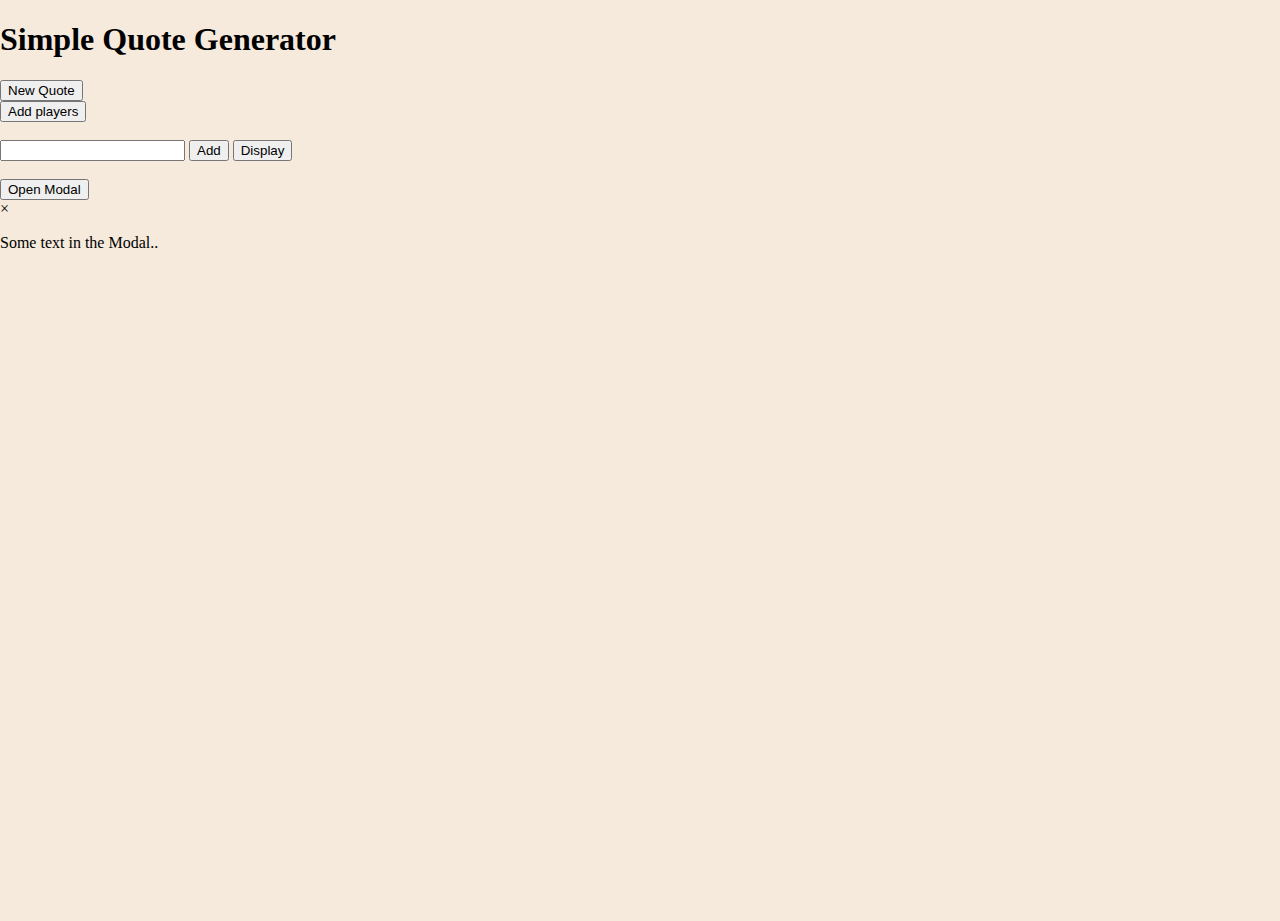
<file: jsengine.html>
<!DOCTYPE html>
<html>
<head>
	<title>Quote Gen</title>
	<meta name="viewport" content="width=device-width, initial-scale=1">
	<link rel="stylesheet" type="text/css" href="style.css">
</head>

<body>
		<h1>Simple Quote Generator</h1>
		<div id="quoteDisplay">
			<!-- Quotes will diwsplay here -->
		</div>
		<button onclick="newQuote()">New Quote</button>
		<br>

		<button onclick="addPlayers()">Add players</button>
		<br>
		<div id="player1">
			<!-- borde vara här -->
		</div>
		
		<br>
		<input type="text" id="text1"></input>
		<input type="button" id="button1" value="Add" onclick="add_element_to_array();"></input>
		<input type="button" id="button2" value="Display" onclick="display_array();"></input>
		<div id="Result"></div> 
		<script src="javascript.js"></script>

		<br>

		<!-- Trigger/Open The Modal -->
		<button id="myBtn">Open Modal</button>

		<!-- The Modal -->
		<div id="myModal" class="modal">

  		<!-- Modal content -->
  		<div class="modal-content">
    		<span class="close">&times;</span>
    		<p>Some text in the Modal..</p>
  		</div>

</div>
</body>
</html>
</file>
<file: style.css>
body {
    margin: 0px;
    background-color: rgb(245,234,220);
    height: 100vh;
    position: relative;
}
.nav-upper-container {
    position: fixed;
    background: #50404F;
    top: 0;
    left: 0;
    /*height: 70px;*/
    width: 100%;
}
.nav-upper-up {
    background: #3C2F3E;
    height: 24px;
}
.nav-upper-bottom {
    display: flex;
    align-items: center;
    justify-content: space-between;
    padding: 0 25px;
    /*height: 56px;*/
    width: 100%;
    background: #50404F;
}
.headerIcon {
    /*display:inline-block;
    bottom: 15px;*/
    height: 56px;
    display: flex;
    align-items: center;
}
.headerIcon img {
    /*width: 32px;*/
    height: 28px;
}
.headerTitle {
    /*display:inline-block;*/
    /*width: 100px;*/
    font-family: Brokenscript;
    color: #ffffff; 
    font-size: 24px;
    height: 56px;
    display: flex;
    align-items: center;
    /*bottom: 15px;*/
}
.headerTitle span {
    height: 24px;
}

.addPlayer {
    /*float: right;
    width: 23px;*/
    height: 56px;
    display: flex;
    align-items: center;
}
.addPlayer img {
    height: 20px;
    /*width: 23px;*/
}
.nav-bottom-container {
    background: rgb(245,234,220);
    bottom: 0;
    left: 0;
    margin-bottom: 0px;
    height: 60px;
    width: 100%;
    position: fixed;
}
.nav-bottom {
    background: rgb(250, 246, 241);
    height: 60px;
    margin-bottom: 0px;
    display: flex;
    justify-content: space-between;
}
.sortImage {
    position: absolute;
    left: 50%;
    top: 0;
    transform: translate(-50%, -50%);
    /* half of image height */
    /* right space */
  }
  
  .sortImage img {
    width: 75px;
    height: 75px;
  }

.scoreBoard {
    position:relative;
    display:flex;
    flex-direction: column;
    align-items: center;
    background-color: rgb(245, 234, 220);
    width: 100%;
    top: 80px;
    padding-bottom: 60px;
    padding-top: 70px;

}

.scoreCard {
    display: flex;
    justify-content: space-between;
    align-items: center;
    background-color: rgb(250, 246, 241);
    width: 92%;
    height: 75px;
    margin-top: 15px;
    border-radius: 5px;
}
.scorePoints {
    width: 50px;
    height: 30px;
    background-color: rgb(245, 234, 220);
    border-radius: 15px;
    
    text-align: center;
    font-family: 'BebasNeueRegular'; 
    font-weight: normal; 
    font-style: normal; 
    font-size: 25px;
}
.plusButton {
    display: flex;
    justify-content: center;
    align-items: center;
    margin-right: 3%;
    outline: none;
}
.plusButton img {
    height: 30px;
    width: 30px;
}
.playerName {
    height: 75px;
    width: 150px;
    overflow: hidden;
    margin-left: 15px;
    font-size: 18px;
    font-family: Brokenscript;
    color: #431D06;
    /*font-family: 'BebasNeueRegular'; */
    display: flex;
    align-items: center;

}
.playerName span {
    height: 18px;
}
.minusButton {
    display: flex;
    justify-content: center;
    align-items: center;
}
.minusButton img {
    height: 30px;
    width: 30px;
}
.scrambleButton {
    height: 15px;
    width: 15px;
    border-radius: 50%;
    margin-right: 5%;
}
.avatar-container {
    height: 45px;
    width: 45px;
    margin-left: 18px;
}
.avatarImage {
    position: absolute;
    height: 45px;
    width: 45px;
}
.avatarImage img {
    height: 45px;
    width: 45px;
}
.avatarBanner {
    position: absolute;
    left: 25px;
    transform: translate(0%, -21px);
    /* half of image height */
    /* right space */
  }
.avatarBanner img {
    width: 30px;
    height: 30px;
  }
.avatar {
	text-decoration:none;
	background:#36bed4;
	color:#36bed4;
	position:relative;
	padding-left:0px;
	width:50px;
	height:50px;
	border-radius:50%;
	display:block;
	line-height:100%;
    overflow:hidden;
    margin-left: 18px;
}
.avatar:before, .avatar:after {
	position:absolute;
	color:#36bed4;
	background:white;
	box-shadow:0 0 10px 0px rgba(0,0,0,0.2);
}
.avatar:before {
	content: "\00a0";
	border: 0px solid white;
	border-radius: 50%;
	top: 10px;
	left: 50%;
	height: 19px;
	width: 19px;
	line-height: 20%;
    margin-left: -0%;
    transform: translate(-50%, 0%);
}
.avatar:after {
	content: "\00a0";
	border-radius: 50%;
	top: 33px;
	left: 50%;
	width: 50px;
	height: 51px;
    line-height: 30%;
    transform: translate(-50%, 0%);
}
</file>
